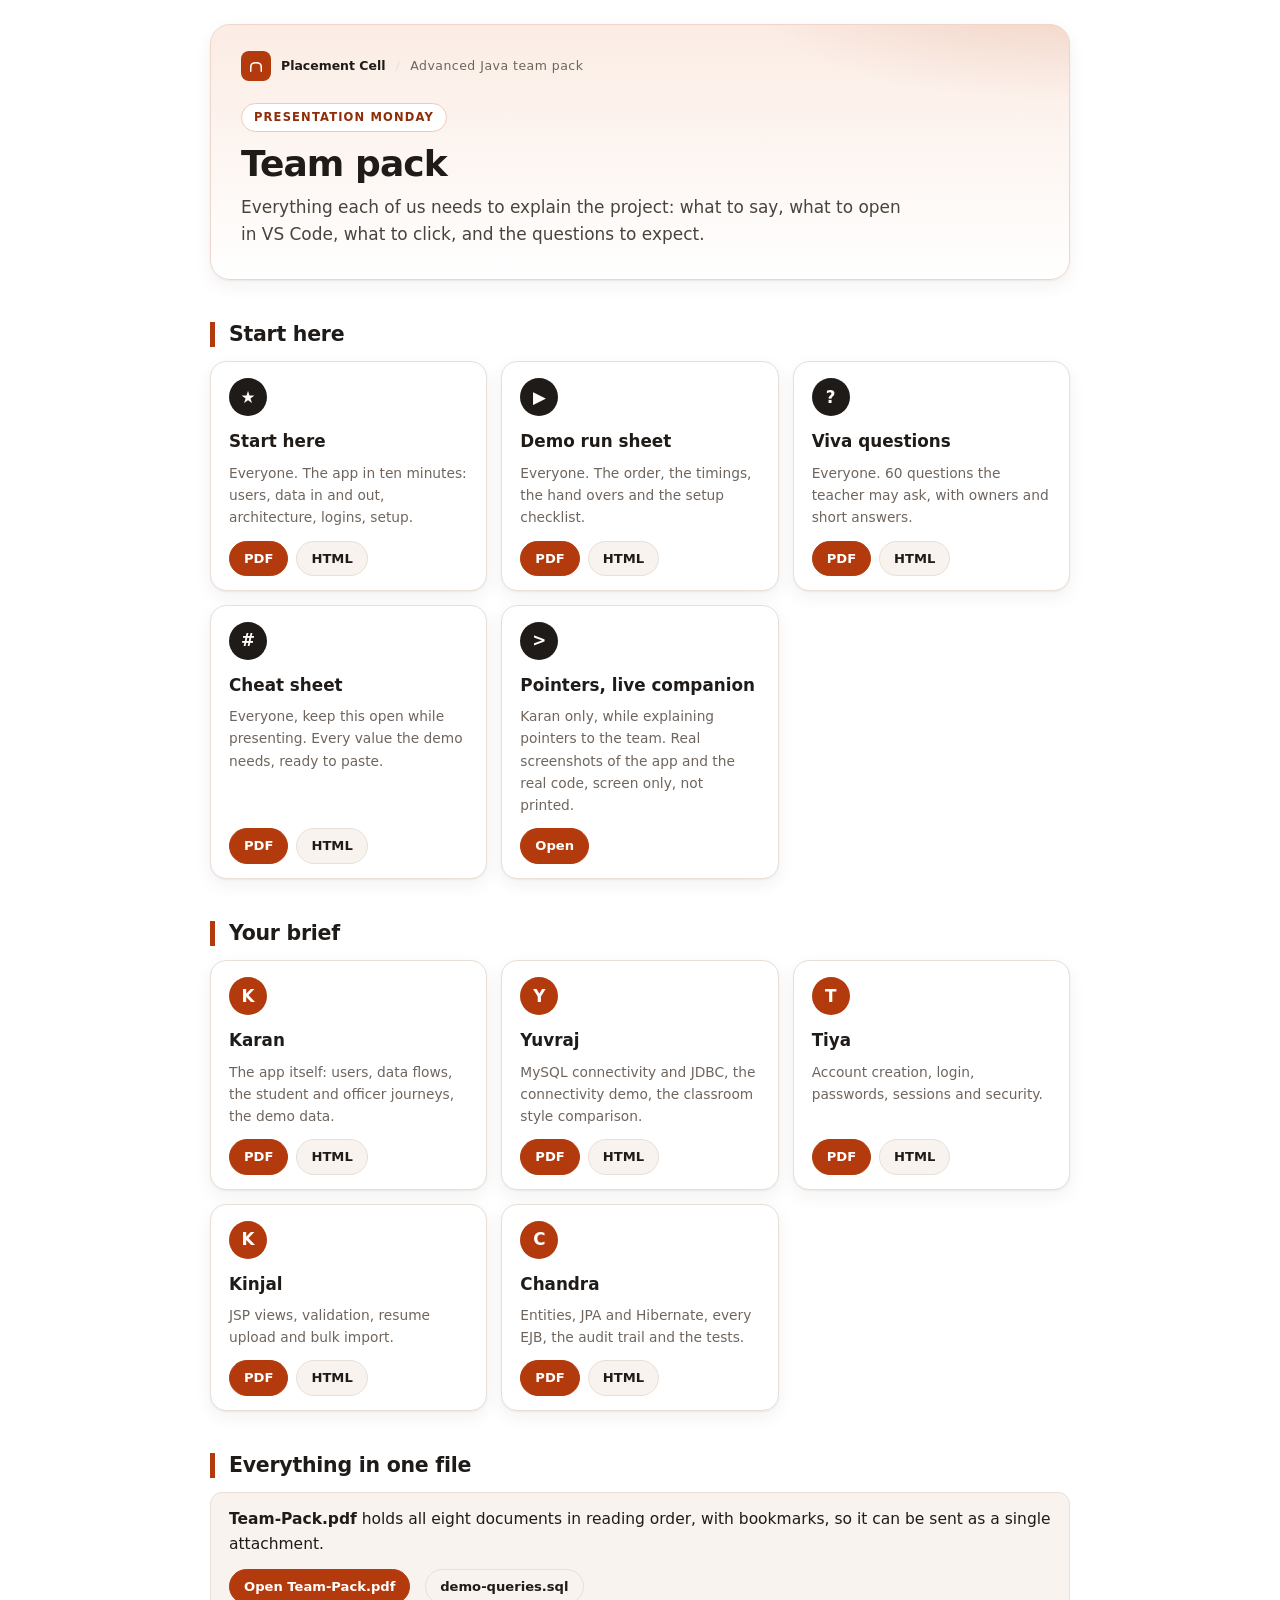
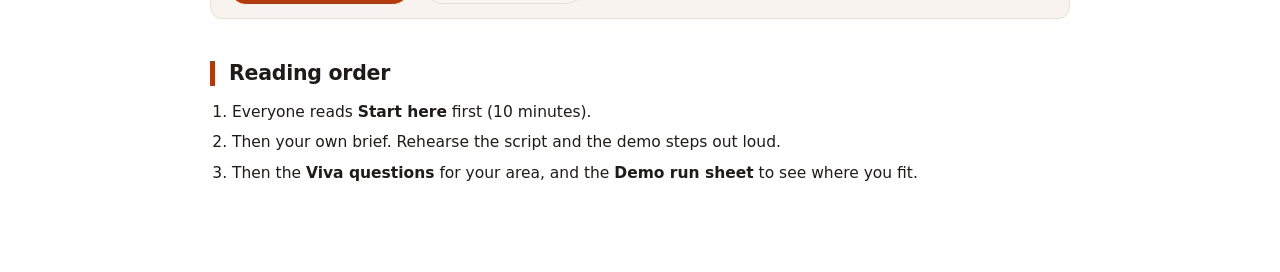
<file: docs/team/index.html>
<!doctype html>
<html lang="en">
<head>
<meta charset="utf-8">
<meta name="viewport" content="width=device-width, initial-scale=1">
<title>Team Pack: Campus Placement and Training Cell</title>
<link rel="stylesheet" href="team.css">
</head>
<body>
<main>

<header class="cover"><div class="cover-inner">
<div class="brandrow"><span class="mark"><svg viewBox="0 0 24 24" aria-hidden="true"><path d="M5 19V13"/><path d="M19 19V13"/><path d="M5 13C5 6 19 6 19 13"/></svg></span><b>Placement Cell</b><span class="dot">/</span><span>Advanced Java team pack</span></div>
<span class="who">Presentation Monday</span>
<h1>Team pack</h1>
<p class="sub">Everything each of us needs to explain the project: what to say, what to open in VS Code, what to click, and the questions to expect.</p>
</div></header>

<h2>Start here</h2>
<div class="tiles">
  <div class="tile">
    <span class="avatar all">&#9733;</span>
    <h3>Start here</h3>
    <p class="role">Everyone. The app in ten minutes: users, data in and out, architecture, logins, setup.</p>
    <div class="links"><a class="btn primary" href="pdf/00-start-here.pdf">PDF</a><a class="btn" href="00-start-here.html">HTML</a></div>
  </div>
  <div class="tile">
    <span class="avatar all">&#9654;</span>
    <h3>Demo run sheet</h3>
    <p class="role">Everyone. The order, the timings, the hand overs and the setup checklist.</p>
    <div class="links"><a class="btn primary" href="pdf/07-demo-run-sheet.pdf">PDF</a><a class="btn" href="07-demo-run-sheet.html">HTML</a></div>
  </div>
  <div class="tile">
    <span class="avatar all">?</span>
    <h3>Viva questions</h3>
    <p class="role">Everyone. 60 questions the teacher may ask, with owners and short answers.</p>
    <div class="links"><a class="btn primary" href="pdf/06-viva-questions.pdf">PDF</a><a class="btn" href="06-viva-questions.html">HTML</a></div>
  </div>
  <div class="tile">
    <span class="avatar all">#</span>
    <h3>Cheat sheet</h3>
    <p class="role">Everyone, keep this open while presenting. Every value the demo needs, ready to paste.</p>
    <div class="links"><a class="btn primary" href="pdf/08-cheat-sheet-pastables.pdf">PDF</a><a class="btn" href="08-cheat-sheet-pastables.html">HTML</a></div>
  </div>
  <div class="tile">
    <span class="avatar all">&gt;</span>
    <h3>Pointers, live companion</h3>
    <p class="role">Karan only, while explaining pointers to the team. Real screenshots of the app and the real code, screen only, not printed.</p>
    <div class="links"><a class="btn primary" href="09-pointers-live.html">Open</a></div>
  </div>
</div>

<h2>Your brief</h2>
<div class="tiles">
  <div class="tile">
    <span class="avatar">K</span>
    <h3>Karan</h3>
    <p class="role">The app itself: users, data flows, the student and officer journeys, the demo data.</p>
    <div class="links"><a class="btn primary" href="pdf/01-karan-app-overview.pdf">PDF</a><a class="btn" href="01-karan-app-overview.html">HTML</a></div>
  </div>
  <div class="tile">
    <span class="avatar">Y</span>
    <h3>Yuvraj</h3>
    <p class="role">MySQL connectivity and JDBC, the connectivity demo, the classroom style comparison.</p>
    <div class="links"><a class="btn primary" href="pdf/02-yuvraj-mysql-jdbc.pdf">PDF</a><a class="btn" href="02-yuvraj-mysql-jdbc.html">HTML</a></div>
  </div>
  <div class="tile">
    <span class="avatar">T</span>
    <h3>Tiya</h3>
    <p class="role">Account creation, login, passwords, sessions and security.</p>
    <div class="links"><a class="btn primary" href="pdf/03-tiya-auth-security.pdf">PDF</a><a class="btn" href="03-tiya-auth-security.html">HTML</a></div>
  </div>
  <div class="tile">
    <span class="avatar">K</span>
    <h3>Kinjal</h3>
    <p class="role">JSP views, validation, resume upload and bulk import.</p>
    <div class="links"><a class="btn primary" href="pdf/04-kinjal-views-validation.pdf">PDF</a><a class="btn" href="04-kinjal-views-validation.html">HTML</a></div>
  </div>
  <div class="tile">
    <span class="avatar">C</span>
    <h3>Chandra</h3>
    <p class="role">Entities, JPA and Hibernate, every EJB, the audit trail and the tests.</p>
    <div class="links"><a class="btn primary" href="pdf/05-chandra-entities-ejb.pdf">PDF</a><a class="btn" href="05-chandra-entities-ejb.html">HTML</a></div>
  </div>
</div>

<h2>Everything in one file</h2>
<div class="card">
  <p><b>Team-Pack.pdf</b> holds all eight documents in reading order, with bookmarks, so it can be sent as a single attachment.</p>
  <p class="mb-0"><a class="btn primary" href="pdf/Team-Pack.pdf">Open Team-Pack.pdf</a>
  &nbsp; <a class="btn" href="demo-queries.sql">demo-queries.sql</a></p>
</div>

<h2>Reading order</h2>
<ol>
  <li>Everyone reads <b>Start here</b> first (10 minutes).</li>
  <li>Then your own brief. Rehearse the script and the demo steps out loud.</li>
  <li>Then the <b>Viva questions</b> for your area, and the <b>Demo run sheet</b> to see where you fit.</li>
</ol>

</main>
</body>
</html>
</file>
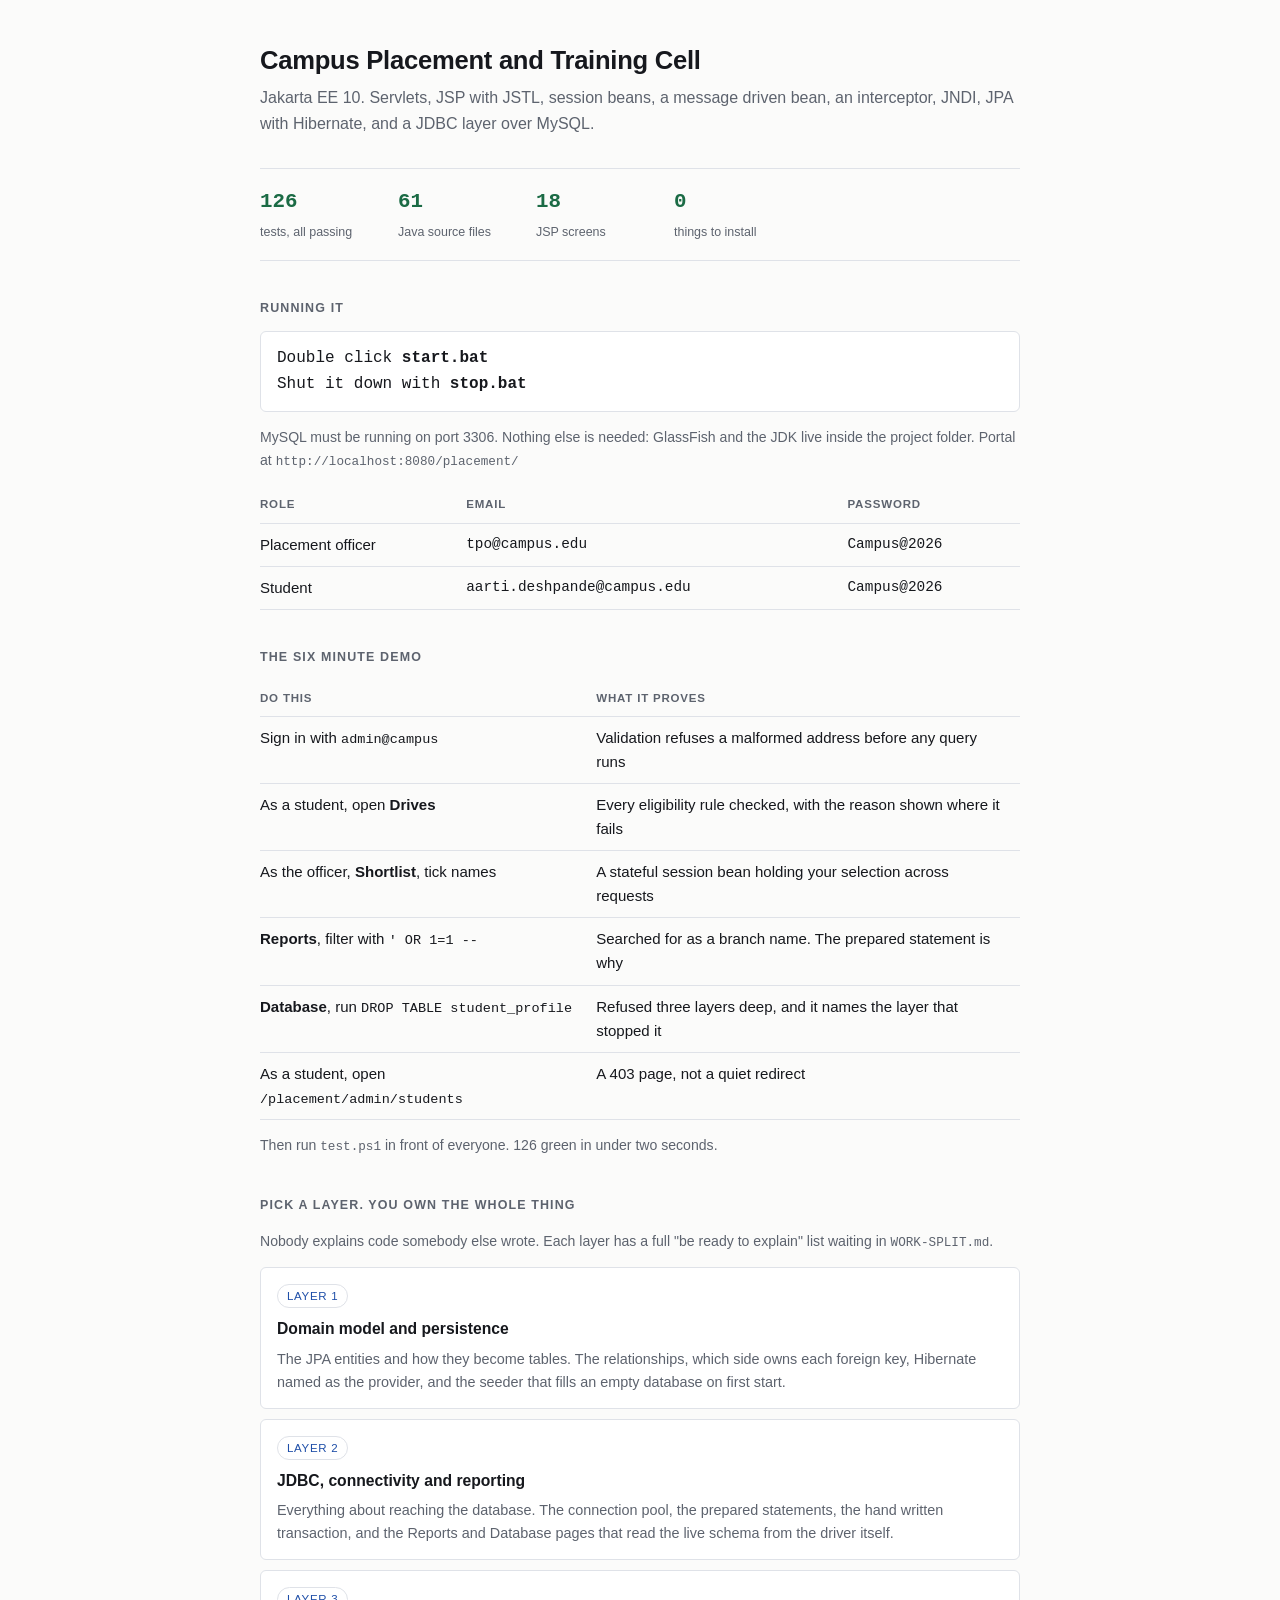
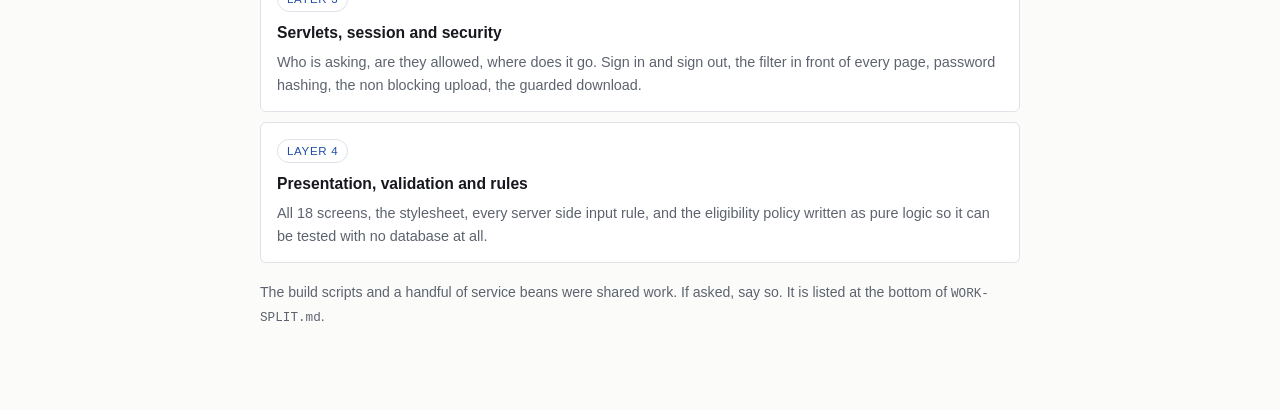
<file: TEAM-BRIEF.html>
<!doctype html>
<html lang="en">
<head>
<meta charset="utf-8">
<meta name="viewport" content="width=device-width, initial-scale=1">
<title>Campus Placement and Training Cell : team brief</title>
<style>
  :root {
    --ink: #16181d; --muted: #5d636e; --line: #dfe2e8;
    --paper: #fbfbfa; --panel: #ffffff; --accent: #1f4fa8; --ok: #1b6b45;
  }
  @media (prefers-color-scheme: dark) {
    :root { --ink:#e9eaee; --muted:#9aa1ad; --line:#2b2f37;
            --paper:#121419; --panel:#171a20; --accent:#7ea6f0; --ok:#5fbd8e; }
  }
  * { box-sizing: border-box; }
  body { margin:0; padding:40px 20px 72px; background:var(--paper); color:var(--ink);
         font:16px/1.6 -apple-system,"Segoe UI",Roboto,sans-serif; }
  main { max-width: 760px; margin: 0 auto; }
  h1 { font-size:1.6rem; margin:0 0 4px; letter-spacing:-0.01em; }
  .sub { color:var(--muted); margin:0 0 32px; }
  h2 { font-size:0.78rem; text-transform:uppercase; letter-spacing:0.09em;
       color:var(--muted); margin:38px 0 12px; font-weight:600; }
  code, .mono { font-family:ui-monospace,"Cascadia Mono",Consolas,monospace; font-size:0.9em; }
  pre { background:var(--panel); border:1px solid var(--line); border-radius:6px;
        padding:14px 16px; overflow-x:auto; margin:0 0 12px; }
  table { width:100%; border-collapse:collapse; }
  td, th { text-align:left; padding:9px 12px 9px 0; border-bottom:1px solid var(--line);
           vertical-align:top; font-size:0.94rem; }
  th { font-size:0.72rem; text-transform:uppercase; letter-spacing:0.07em; color:var(--muted); }
  .card { border:1px solid var(--line); border-radius:6px; background:var(--panel);
          padding:14px 16px; margin-bottom:10px; }
  .card h3 { margin:0 0 6px; font-size:0.98rem; }
  .card p { margin:0; color:var(--muted); font-size:0.9rem; }
  .who { display:inline-block; font-size:0.72rem; letter-spacing:0.06em; text-transform:uppercase;
         color:var(--accent); border:1px solid var(--line); border-radius:99px;
         padding:2px 9px; margin-bottom:8px; }
  .stat { display:flex; gap:28px; flex-wrap:wrap; border-top:1px solid var(--line);
          border-bottom:1px solid var(--line); padding:16px 0; margin:8px 0 0; }
  .stat div { min-width:110px; }
  .stat b { display:block; font-size:1.3rem; font-family:ui-monospace,Consolas,monospace;
            color:var(--ok); font-weight:600; }
  .stat span { font-size:0.78rem; color:var(--muted); }
  .note { color:var(--muted); font-size:0.88rem; }
</style>
</head>
<body>
<main>

<h1>Campus Placement and Training Cell</h1>
<p class="sub">Jakarta EE 10. Servlets, JSP with JSTL, session beans, a message driven bean,
an interceptor, JNDI, JPA with Hibernate, and a JDBC layer over MySQL.</p>

<div class="stat">
  <div><b>126</b><span>tests, all passing</span></div>
  <div><b>61</b><span>Java source files</span></div>
  <div><b>18</b><span>JSP screens</span></div>
  <div><b>0</b><span>things to install</span></div>
</div>

<h2>Running it</h2>
<pre>Double click <b>start.bat</b>
Shut it down with <b>stop.bat</b></pre>
<p class="note">MySQL must be running on port 3306. Nothing else is needed:
GlassFish and the JDK live inside the project folder.
Portal at <code>http://localhost:8080/placement/</code></p>
<table>
  <tr><th>Role</th><th>Email</th><th>Password</th></tr>
  <tr><td>Placement officer</td><td class="mono">tpo@campus.edu</td><td class="mono">Campus@2026</td></tr>
  <tr><td>Student</td><td class="mono">aarti.deshpande@campus.edu</td><td class="mono">Campus@2026</td></tr>
</table>

<h2>The six minute demo</h2>
<table>
  <tr><th>Do this</th><th>What it proves</th></tr>
  <tr><td>Sign in with <span class="mono">admin@campus</span></td>
      <td>Validation refuses a malformed address before any query runs</td></tr>
  <tr><td>As a student, open <b>Drives</b></td>
      <td>Every eligibility rule checked, with the reason shown where it fails</td></tr>
  <tr><td>As the officer, <b>Shortlist</b>, tick names</td>
      <td>A stateful session bean holding your selection across requests</td></tr>
  <tr><td><b>Reports</b>, filter with <span class="mono">' OR 1=1 --</span></td>
      <td>Searched for as a branch name. The prepared statement is why</td></tr>
  <tr><td><b>Database</b>, run <span class="mono">DROP TABLE student_profile</span></td>
      <td>Refused three layers deep, and it names the layer that stopped it</td></tr>
  <tr><td>As a student, open <span class="mono">/placement/admin/students</span></td>
      <td>A 403 page, not a quiet redirect</td></tr>
</table>
<p class="note">Then run <code>test.ps1</code> in front of everyone. 126 green in under two seconds.</p>

<h2>Pick a layer. You own the whole thing</h2>
<p class="note" style="margin-bottom:14px">Nobody explains code somebody else wrote.
Each layer has a full "be ready to explain" list waiting in <code>WORK-SPLIT.md</code>.</p>

<div class="card">
  <span class="who">Layer 1</span>
  <h3>Domain model and persistence</h3>
  <p>The JPA entities and how they become tables. The relationships, which side owns each
  foreign key, Hibernate named as the provider, and the seeder that fills an empty database
  on first start.</p>
</div>
<div class="card">
  <span class="who">Layer 2</span>
  <h3>JDBC, connectivity and reporting</h3>
  <p>Everything about reaching the database. The connection pool, the prepared statements,
  the hand written transaction, and the Reports and Database pages that read the live schema
  from the driver itself.</p>
</div>
<div class="card">
  <span class="who">Layer 3</span>
  <h3>Servlets, session and security</h3>
  <p>Who is asking, are they allowed, where does it go. Sign in and sign out, the filter in
  front of every page, password hashing, the non blocking upload, the guarded download.</p>
</div>
<div class="card">
  <span class="who">Layer 4</span>
  <h3>Presentation, validation and rules</h3>
  <p>All 18 screens, the stylesheet, every server side input rule, and the eligibility policy
  written as pure logic so it can be tested with no database at all.</p>
</div>

<p class="note" style="margin-top:18px">The build scripts and a handful of service beans were
shared work. If asked, say so. It is listed at the bottom of <code>WORK-SPLIT.md</code>.</p>

</main>
</body>
</html>
</file>
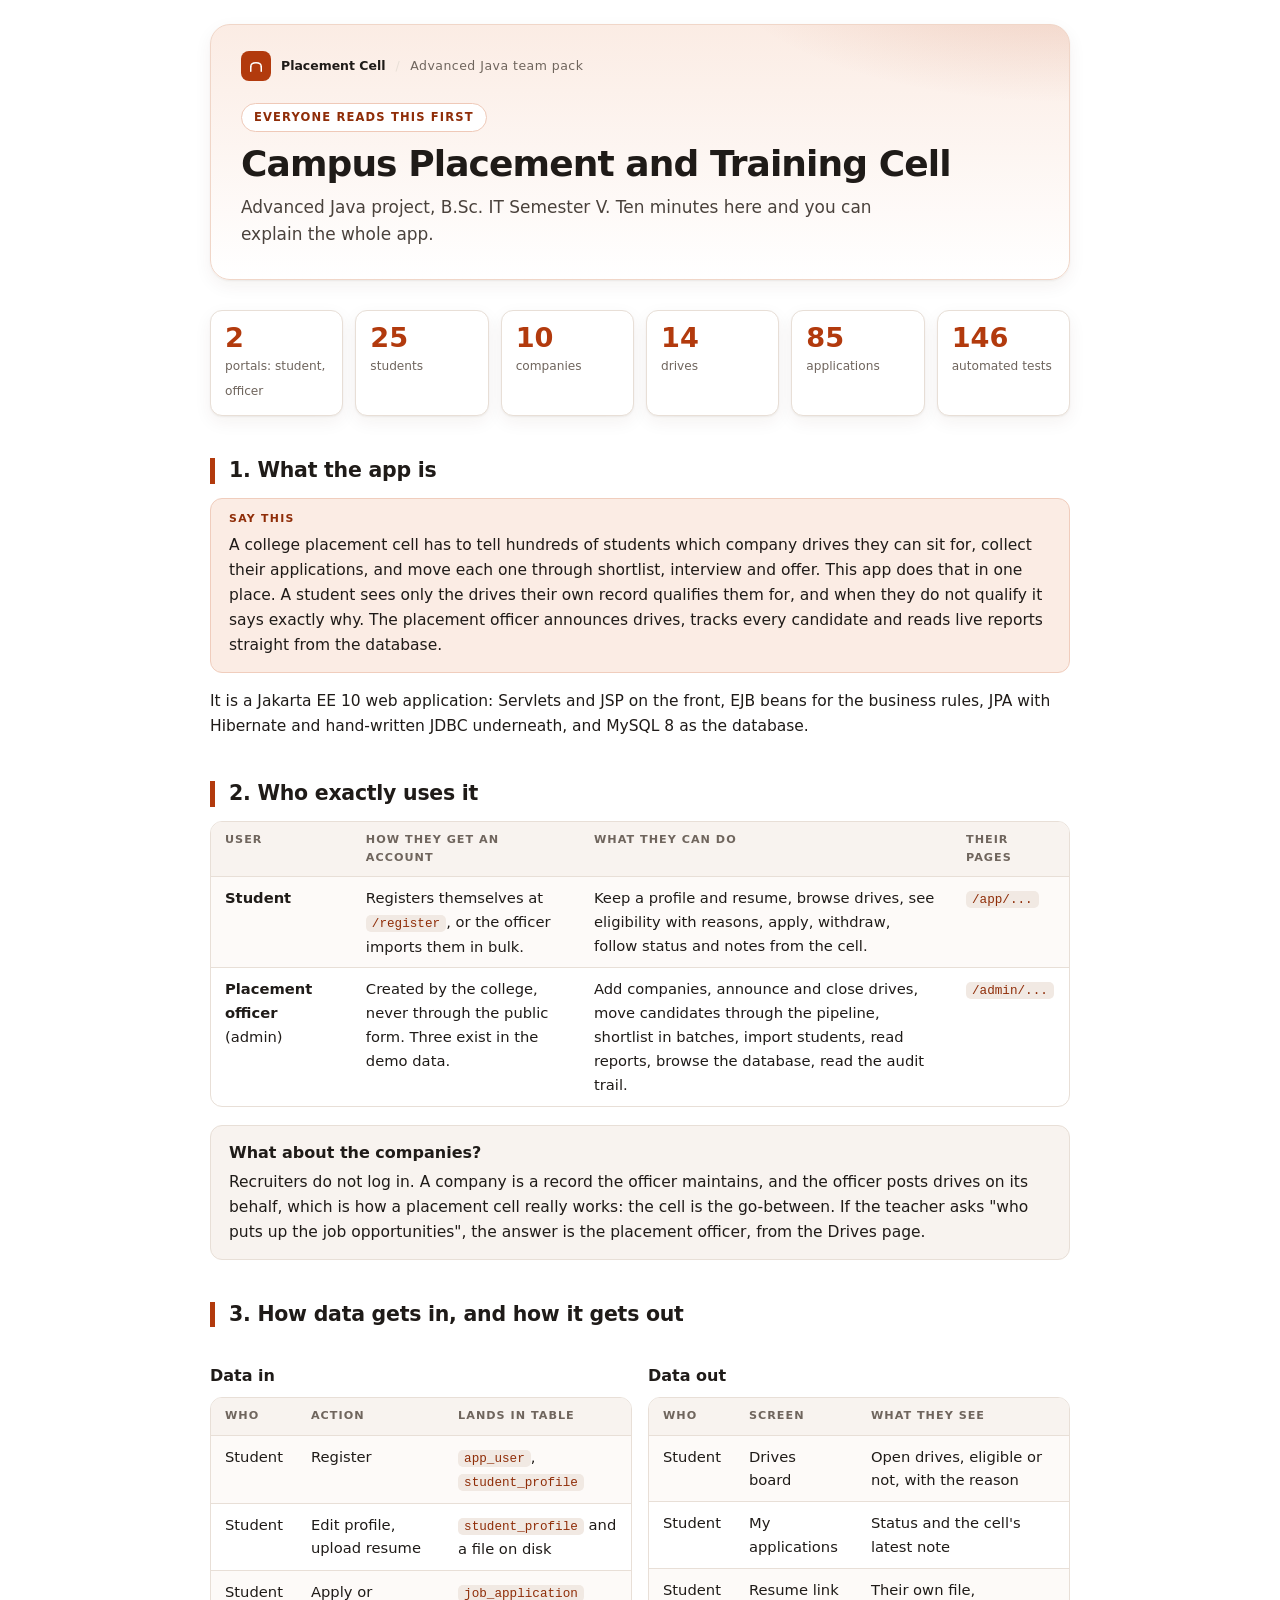
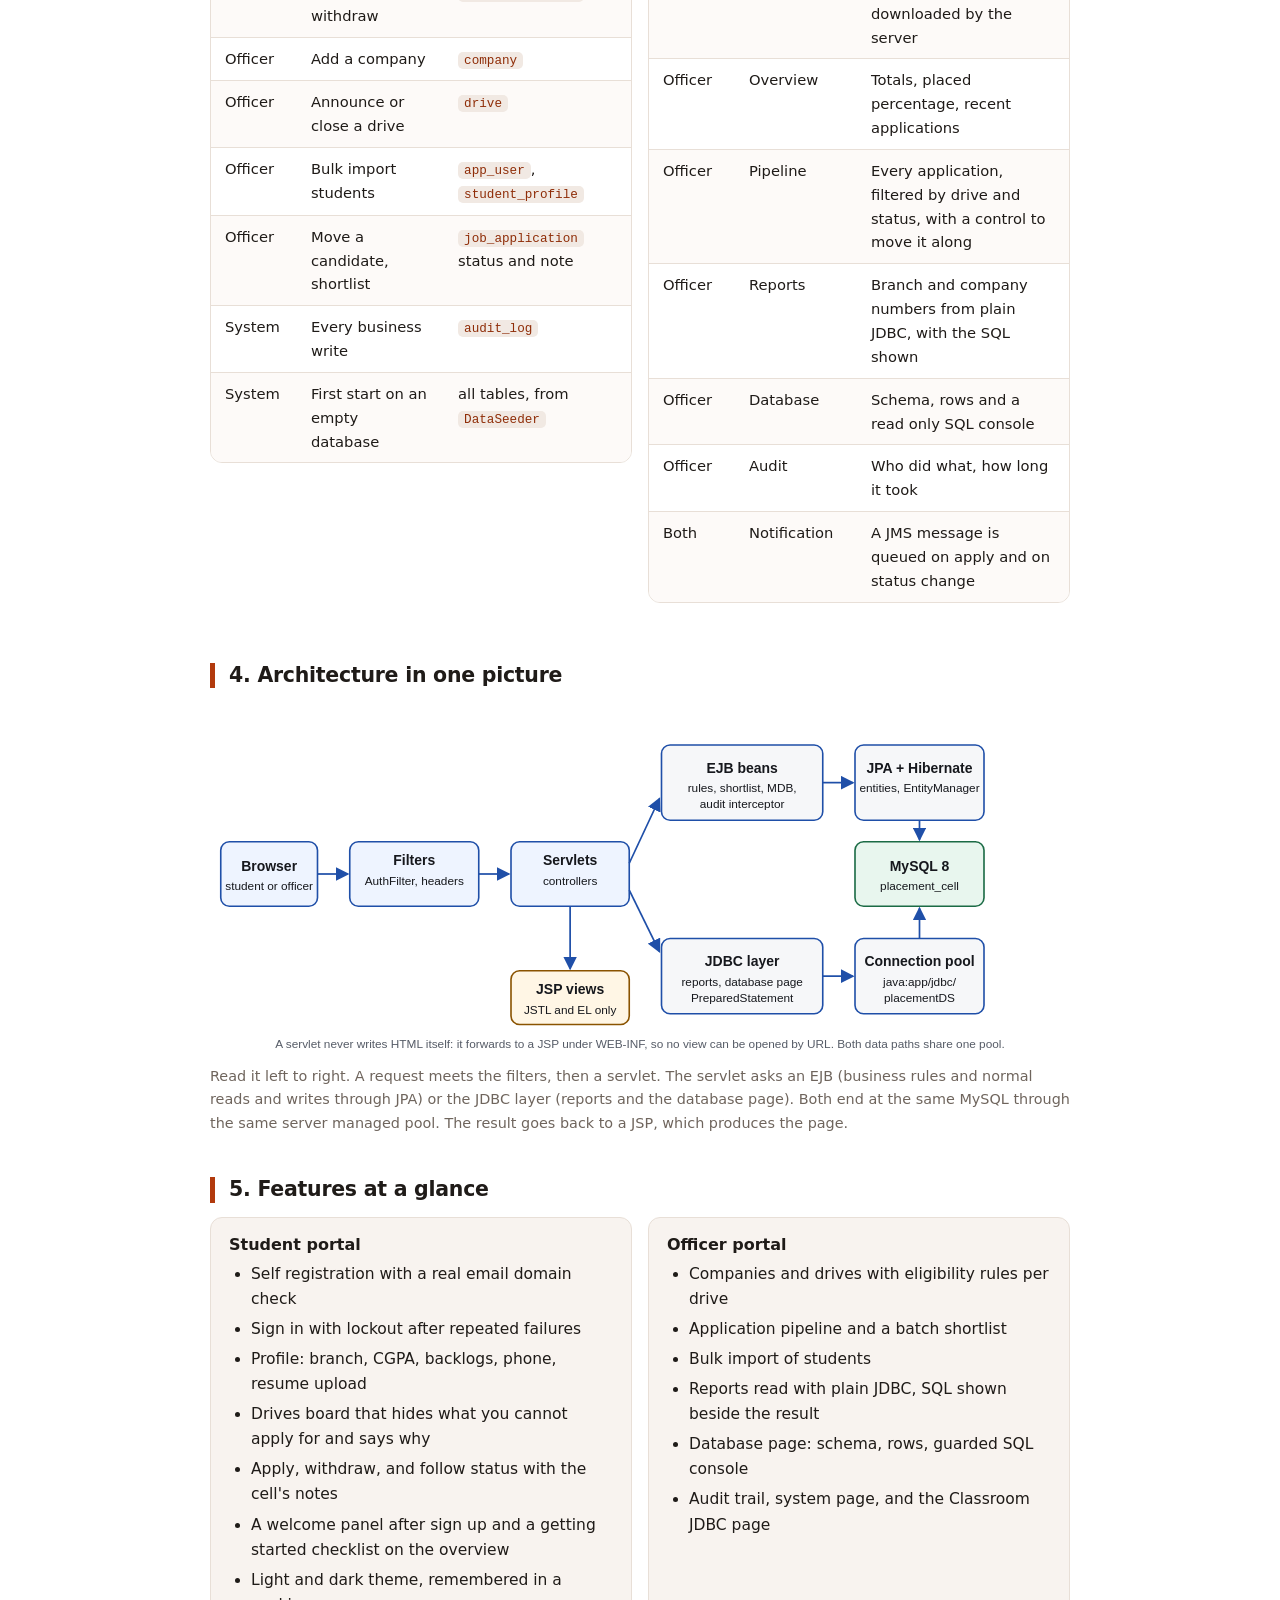
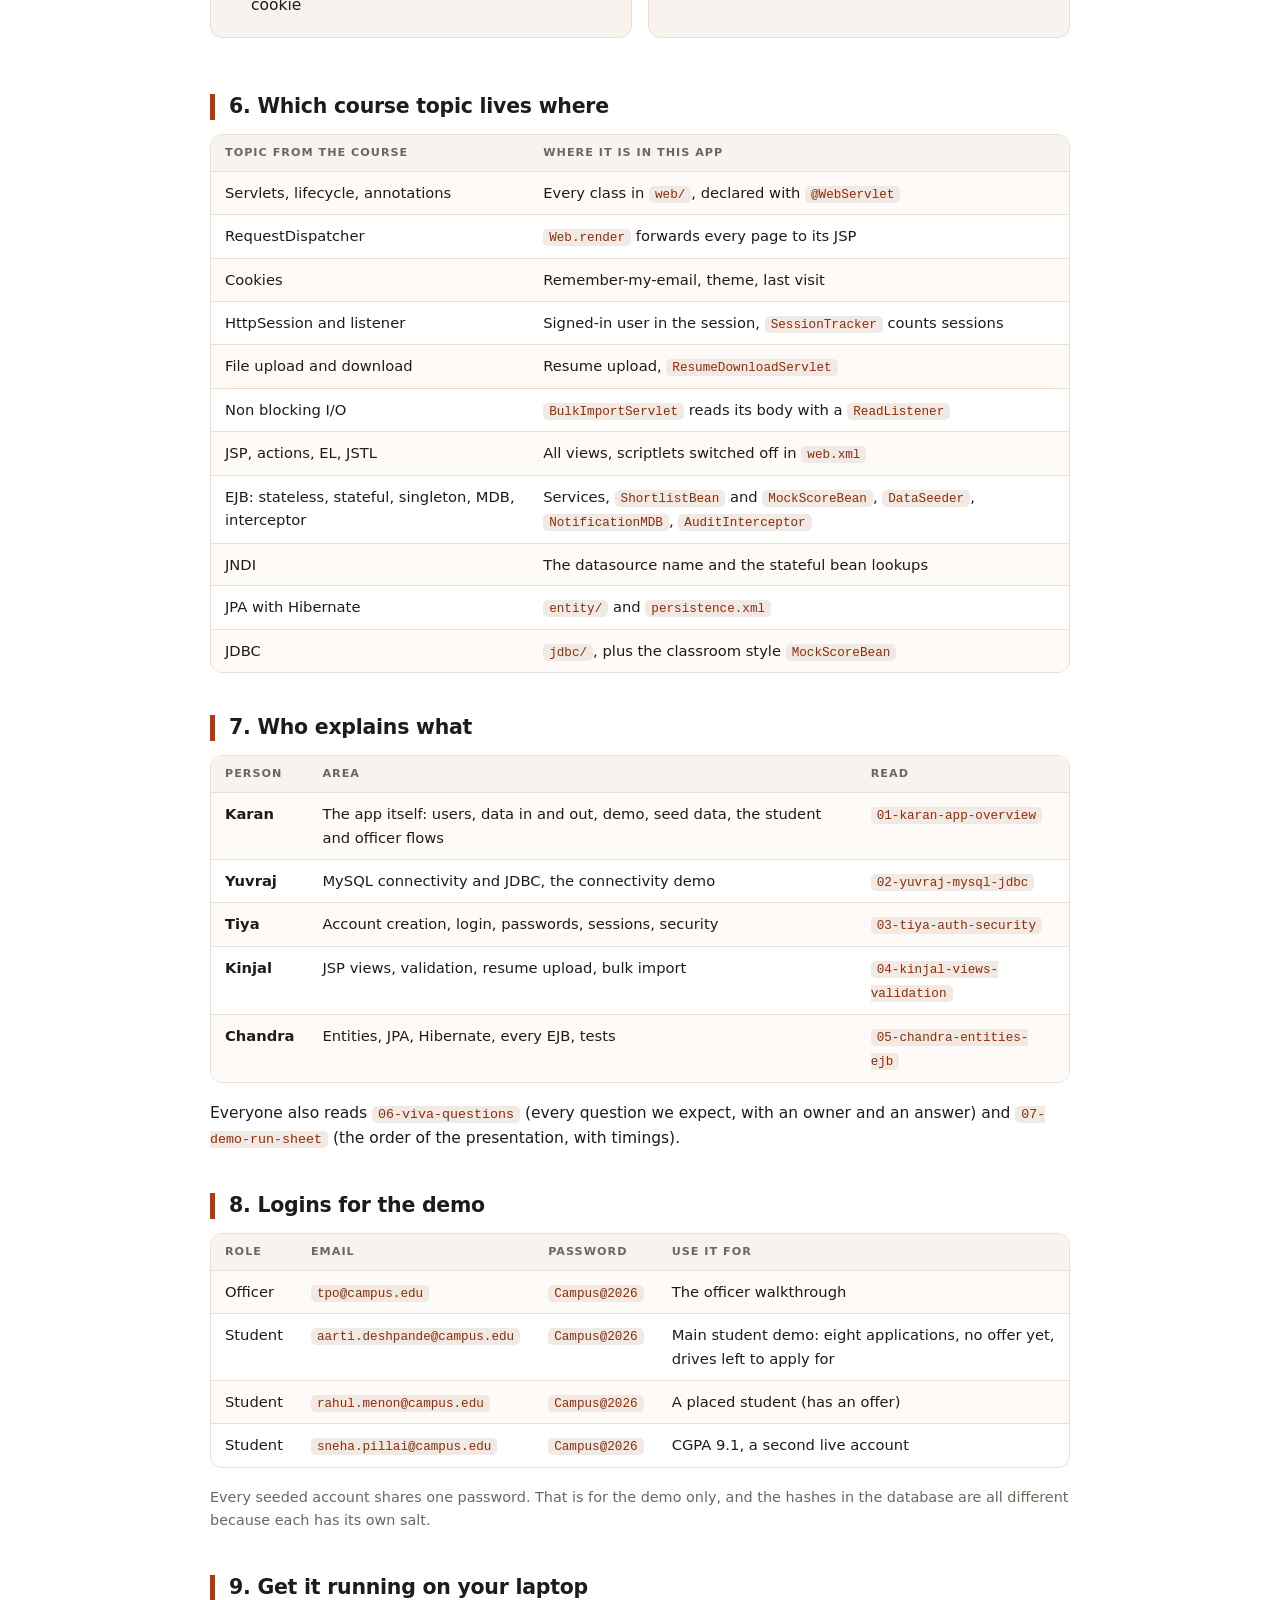
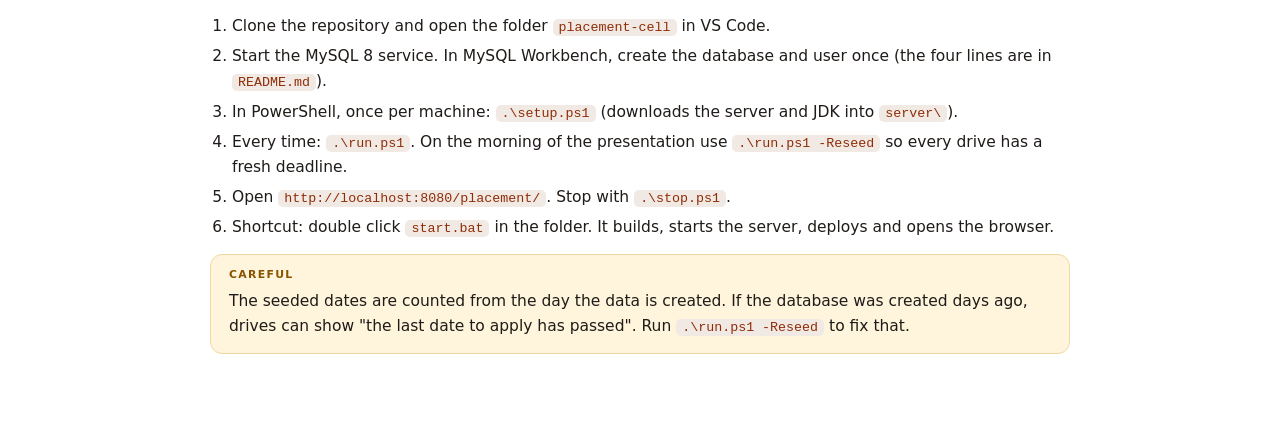
<file: docs/team/00-start-here.html>
<!doctype html>
<html lang="en">
<head>
<meta charset="utf-8">
<meta name="viewport" content="width=device-width, initial-scale=1">
<title>Start Here: Campus Placement and Training Cell</title>
<link rel="stylesheet" href="team.css">
</head>
<body>
<main>

<header class="cover"><div class="cover-inner">
<div class="brandrow"><span class="mark"><svg viewBox="0 0 24 24" aria-hidden="true"><path d="M5 19V13"/><path d="M19 19V13"/><path d="M5 13C5 6 19 6 19 13"/></svg></span><b>Placement Cell</b><span class="dot">/</span><span>Advanced Java team pack</span></div>
<span class="who">Everyone reads this first</span>
<h1>Campus Placement and Training Cell</h1>
<p class="sub">Advanced Java project, B.Sc. IT Semester V. Ten minutes here and you can explain the whole app.</p>
</div></header>

<div class="stat">
  <div><b>2</b><span>portals: student, officer</span></div>
  <div><b>25</b><span>students</span></div>
  <div><b>10</b><span>companies</span></div>
  <div><b>14</b><span>drives</span></div>
  <div><b>85</b><span>applications</span></div>
  <div><b>146</b><span>automated tests</span></div>
</div>

<h2>1. What the app is</h2>
<div class="say">
  <p>A college placement cell has to tell hundreds of students which company drives they can sit for, collect
  their applications, and move each one through shortlist, interview and offer. This app does that in one place.
  A student sees only the drives their own record qualifies them for, and when they do not qualify it says exactly
  why. The placement officer announces drives, tracks every candidate and reads live reports straight from the
  database.</p>
</div>
<p>It is a Jakarta EE 10 web application: Servlets and JSP on the front, EJB beans for the business rules,
JPA with Hibernate and hand-written JDBC underneath, and MySQL 8 as the database.</p>

<h2>2. Who exactly uses it</h2>
<table>
  <tr><th>User</th><th>How they get an account</th><th>What they can do</th><th>Their pages</th></tr>
  <tr>
    <td><b>Student</b></td>
    <td>Registers themselves at <code>/register</code>, or the officer imports them in bulk.</td>
    <td>Keep a profile and resume, browse drives, see eligibility with reasons, apply, withdraw,
        follow status and notes from the cell.</td>
    <td><code>/app/...</code></td>
  </tr>
  <tr>
    <td><b>Placement officer</b> (admin)</td>
    <td>Created by the college, never through the public form. Three exist in the demo data.</td>
    <td>Add companies, announce and close drives, move candidates through the pipeline, shortlist in batches,
        import students, read reports, browse the database, read the audit trail.</td>
    <td><code>/admin/...</code></td>
  </tr>
</table>
<div class="card">
  <h3>What about the companies?</h3>
  <p>Recruiters do not log in. A company is a record the officer maintains, and the officer posts drives on
  its behalf, which is how a placement cell really works: the cell is the go-between. If the teacher asks
  "who puts up the job opportunities", the answer is the placement officer, from the Drives page.</p>
</div>

<h2>3. How data gets in, and how it gets out</h2>
<div class="two">
<div>
<h3>Data in</h3>
<table>
  <tr><th>Who</th><th>Action</th><th>Lands in table</th></tr>
  <tr><td>Student</td><td>Register</td><td><code>app_user</code>, <code>student_profile</code></td></tr>
  <tr><td>Student</td><td>Edit profile, upload resume</td><td><code>student_profile</code> and a file on disk</td></tr>
  <tr><td>Student</td><td>Apply or withdraw</td><td><code>job_application</code></td></tr>
  <tr><td>Officer</td><td>Add a company</td><td><code>company</code></td></tr>
  <tr><td>Officer</td><td>Announce or close a drive</td><td><code>drive</code></td></tr>
  <tr><td>Officer</td><td>Bulk import students</td><td><code>app_user</code>, <code>student_profile</code></td></tr>
  <tr><td>Officer</td><td>Move a candidate, shortlist</td><td><code>job_application</code> status and note</td></tr>
  <tr><td>System</td><td>Every business write</td><td><code>audit_log</code></td></tr>
  <tr><td>System</td><td>First start on an empty database</td><td>all tables, from <code>DataSeeder</code></td></tr>
</table>
</div>
<div>
<h3>Data out</h3>
<table>
  <tr><th>Who</th><th>Screen</th><th>What they see</th></tr>
  <tr><td>Student</td><td>Drives board</td><td>Open drives, eligible or not, with the reason</td></tr>
  <tr><td>Student</td><td>My applications</td><td>Status and the cell's latest note</td></tr>
  <tr><td>Student</td><td>Resume link</td><td>Their own file, downloaded by the server</td></tr>
  <tr><td>Officer</td><td>Overview</td><td>Totals, placed percentage, recent applications</td></tr>
  <tr><td>Officer</td><td>Pipeline</td><td>Every application, filtered by drive and status, with a control to move it along</td></tr>
  <tr><td>Officer</td><td>Reports</td><td>Branch and company numbers from plain JDBC, with the SQL shown</td></tr>
  <tr><td>Officer</td><td>Database</td><td>Schema, rows and a read only SQL console</td></tr>
  <tr><td>Officer</td><td>Audit</td><td>Who did what, how long it took</td></tr>
  <tr><td>Both</td><td>Notification</td><td>A JMS message is queued on apply and on status change</td></tr>
</table>
</div>
</div>

<h2>4. Architecture in one picture</h2>
<svg viewBox="0 0 800 330" width="100%" role="img" aria-label="Request flow from browser to MySQL">
  <defs>
    <marker id="ar" markerWidth="8" markerHeight="8" refX="7" refY="4" orient="auto">
      <path d="M0,0 L8,4 L0,8 z" fill="#1f4fa8"/>
    </marker>
  </defs>
  <g font-size="13" fill="#16181d" stroke="#1f4fa8" stroke-width="1.5">
    <rect x="10" y="130" width="90" height="60" rx="8" fill="#eef4ff"/>
    <rect x="130" y="130" width="120" height="60" rx="8" fill="#eef4ff"/>
    <rect x="280" y="130" width="110" height="60" rx="8" fill="#eef4ff"/>
    <rect x="420" y="40" width="150" height="70" rx="8" fill="#f6f7f9"/>
    <rect x="420" y="220" width="150" height="70" rx="8" fill="#f6f7f9"/>
    <rect x="600" y="40" width="120" height="70" rx="8" fill="#f6f7f9"/>
    <rect x="600" y="130" width="120" height="60" rx="8" fill="#e8f6ee" stroke="#1b6b45"/>
    <rect x="600" y="220" width="120" height="70" rx="8" fill="#f6f7f9"/>
    <rect x="280" y="250" width="110" height="50" rx="8" fill="#fff6e5" stroke="#8a5300"/>
  </g>
  <g font-size="13" text-anchor="middle" fill="#16181d">
    <text x="55" y="157" font-weight="700">Browser</text><text x="55" y="175" font-size="11">student or officer</text>
    <text x="190" y="152" font-weight="700">Filters</text><text x="190" y="170" font-size="11">AuthFilter, headers</text>
    <text x="335" y="152" font-weight="700">Servlets</text><text x="335" y="170" font-size="11">controllers</text>
    <text x="495" y="66" font-weight="700">EJB beans</text><text x="495" y="84" font-size="11">rules, shortlist, MDB,</text><text x="495" y="99" font-size="11">audit interceptor</text>
    <text x="495" y="246" font-weight="700">JDBC layer</text><text x="495" y="264" font-size="11">reports, database page</text><text x="495" y="279" font-size="11">PreparedStatement</text>
    <text x="660" y="66" font-weight="700">JPA + Hibernate</text><text x="660" y="84" font-size="11">entities, EntityManager</text>
    <text x="660" y="157" font-weight="700">MySQL 8</text><text x="660" y="175" font-size="11">placement_cell</text>
    <text x="660" y="246" font-weight="700">Connection pool</text><text x="660" y="264" font-size="11">java:app/jdbc/</text><text x="660" y="279" font-size="11">placementDS</text>
    <text x="335" y="272" font-weight="700">JSP views</text><text x="335" y="290" font-size="11">JSTL and EL only</text>
  </g>
  <g stroke="#1f4fa8" stroke-width="1.6" fill="none" marker-end="url(#ar)">
    <path d="M100,160 L128,160"/><path d="M250,160 L278,160"/>
    <path d="M390,150 L418,90"/><path d="M390,175 L418,232"/>
    <path d="M570,75 L598,75"/><path d="M570,255 L598,255"/>
    <path d="M660,110 L660,128"/><path d="M660,220 L660,192"/>
    <path d="M335,190 L335,248"/>
  </g>
  <text x="400" y="322" font-size="11" text-anchor="middle" fill="#565c67">A servlet never writes HTML itself: it forwards to a JSP under WEB-INF, so no view can be opened by URL. Both data paths share one pool.</text>
</svg>
<p class="note">Read it left to right. A request meets the filters, then a servlet. The servlet asks an EJB (business
rules and normal reads and writes through JPA) or the JDBC layer (reports and the database page). Both end at the
same MySQL through the same server managed pool. The result goes back to a JSP, which produces the page.</p>

<h2>5. Features at a glance</h2>
<div class="two">
<div class="card">
  <h3>Student portal</h3>
  <ul>
    <li>Self registration with a real email domain check</li>
    <li>Sign in with lockout after repeated failures</li>
    <li>Profile: branch, CGPA, backlogs, phone, resume upload</li>
    <li>Drives board that hides what you cannot apply for and says why</li>
    <li>Apply, withdraw, and follow status with the cell's notes</li>
    <li>A welcome panel after sign up and a getting started checklist on the overview</li>
    <li>Light and dark theme, remembered in a cookie</li>
  </ul>
</div>
<div class="card">
  <h3>Officer portal</h3>
  <ul>
    <li>Companies and drives with eligibility rules per drive</li>
    <li>Application pipeline and a batch shortlist</li>
    <li>Bulk import of students</li>
    <li>Reports read with plain JDBC, SQL shown beside the result</li>
    <li>Database page: schema, rows, guarded SQL console</li>
    <li>Audit trail, system page, and the Classroom JDBC page</li>
  </ul>
</div>
</div>

<h2>6. Which course topic lives where</h2>
<table>
  <tr><th>Topic from the course</th><th>Where it is in this app</th></tr>
  <tr><td>Servlets, lifecycle, annotations</td><td>Every class in <code>web/</code>, declared with <code>@WebServlet</code></td></tr>
  <tr><td>RequestDispatcher</td><td><code>Web.render</code> forwards every page to its JSP</td></tr>
  <tr><td>Cookies</td><td>Remember-my-email, theme, last visit</td></tr>
  <tr><td>HttpSession and listener</td><td>Signed-in user in the session, <code>SessionTracker</code> counts sessions</td></tr>
  <tr><td>File upload and download</td><td>Resume upload, <code>ResumeDownloadServlet</code></td></tr>
  <tr><td>Non blocking I/O</td><td><code>BulkImportServlet</code> reads its body with a <code>ReadListener</code></td></tr>
  <tr><td>JSP, actions, EL, JSTL</td><td>All views, scriptlets switched off in <code>web.xml</code></td></tr>
  <tr><td>EJB: stateless, stateful, singleton, MDB, interceptor</td><td>Services, <code>ShortlistBean</code> and <code>MockScoreBean</code>, <code>DataSeeder</code>, <code>NotificationMDB</code>, <code>AuditInterceptor</code></td></tr>
  <tr><td>JNDI</td><td>The datasource name and the stateful bean lookups</td></tr>
  <tr><td>JPA with Hibernate</td><td><code>entity/</code> and <code>persistence.xml</code></td></tr>
  <tr><td>JDBC</td><td><code>jdbc/</code>, plus the classroom style <code>MockScoreBean</code></td></tr>
</table>

<h2>7. Who explains what</h2>
<table>
  <tr><th>Person</th><th>Area</th><th>Read</th></tr>
  <tr><td><b>Karan</b></td><td>The app itself: users, data in and out, demo, seed data, the student and officer flows</td><td><code>01-karan-app-overview</code></td></tr>
  <tr><td><b>Yuvraj</b></td><td>MySQL connectivity and JDBC, the connectivity demo</td><td><code>02-yuvraj-mysql-jdbc</code></td></tr>
  <tr><td><b>Tiya</b></td><td>Account creation, login, passwords, sessions, security</td><td><code>03-tiya-auth-security</code></td></tr>
  <tr><td><b>Kinjal</b></td><td>JSP views, validation, resume upload, bulk import</td><td><code>04-kinjal-views-validation</code></td></tr>
  <tr><td><b>Chandra</b></td><td>Entities, JPA, Hibernate, every EJB, tests</td><td><code>05-chandra-entities-ejb</code></td></tr>
</table>
<p>Everyone also reads <code>06-viva-questions</code> (every question we expect, with an owner and an answer) and
<code>07-demo-run-sheet</code> (the order of the presentation, with timings).</p>

<h2>8. Logins for the demo</h2>
<table>
  <tr><th>Role</th><th>Email</th><th>Password</th><th>Use it for</th></tr>
  <tr><td>Officer</td><td><code>tpo@campus.edu</code></td><td><code>Campus@2026</code></td><td>The officer walkthrough</td></tr>
  <tr><td>Student</td><td><code>aarti.deshpande@campus.edu</code></td><td><code>Campus@2026</code></td><td>Main student demo: eight applications, no offer yet, drives left to apply for</td></tr>
  <tr><td>Student</td><td><code>rahul.menon@campus.edu</code></td><td><code>Campus@2026</code></td><td>A placed student (has an offer)</td></tr>
  <tr><td>Student</td><td><code>sneha.pillai@campus.edu</code></td><td><code>Campus@2026</code></td><td>CGPA 9.1, a second live account</td></tr>
</table>
<p class="note">Every seeded account shares one password. That is for the demo only, and the hashes in the database
are all different because each has its own salt.</p>

<h2>9. Get it running on your laptop</h2>
<ol>
  <li>Clone the repository and open the folder <code>placement-cell</code> in VS Code.</li>
  <li>Start the MySQL 8 service. In MySQL Workbench, create the database and user once (the four lines are in <code>README.md</code>).</li>
  <li>In PowerShell, once per machine: <code>.\setup.ps1</code> (downloads the server and JDK into <code>server\</code>).</li>
  <li>Every time: <code>.\run.ps1</code>. On the morning of the presentation use <code>.\run.ps1 -Reseed</code> so every drive has a fresh deadline.</li>
  <li>Open <code>http://localhost:8080/placement/</code>. Stop with <code>.\stop.ps1</code>.</li>
  <li>Shortcut: double click <code>start.bat</code> in the folder. It builds, starts the server, deploys and opens the browser.</li>
</ol>
<div class="warn"><p>The seeded dates are counted from the day the data is created. If the database was created days ago, drives
can show "the last date to apply has passed". Run <code>.\run.ps1 -Reseed</code> to fix that.</p></div>

</main>
</body>
</html>
</file>
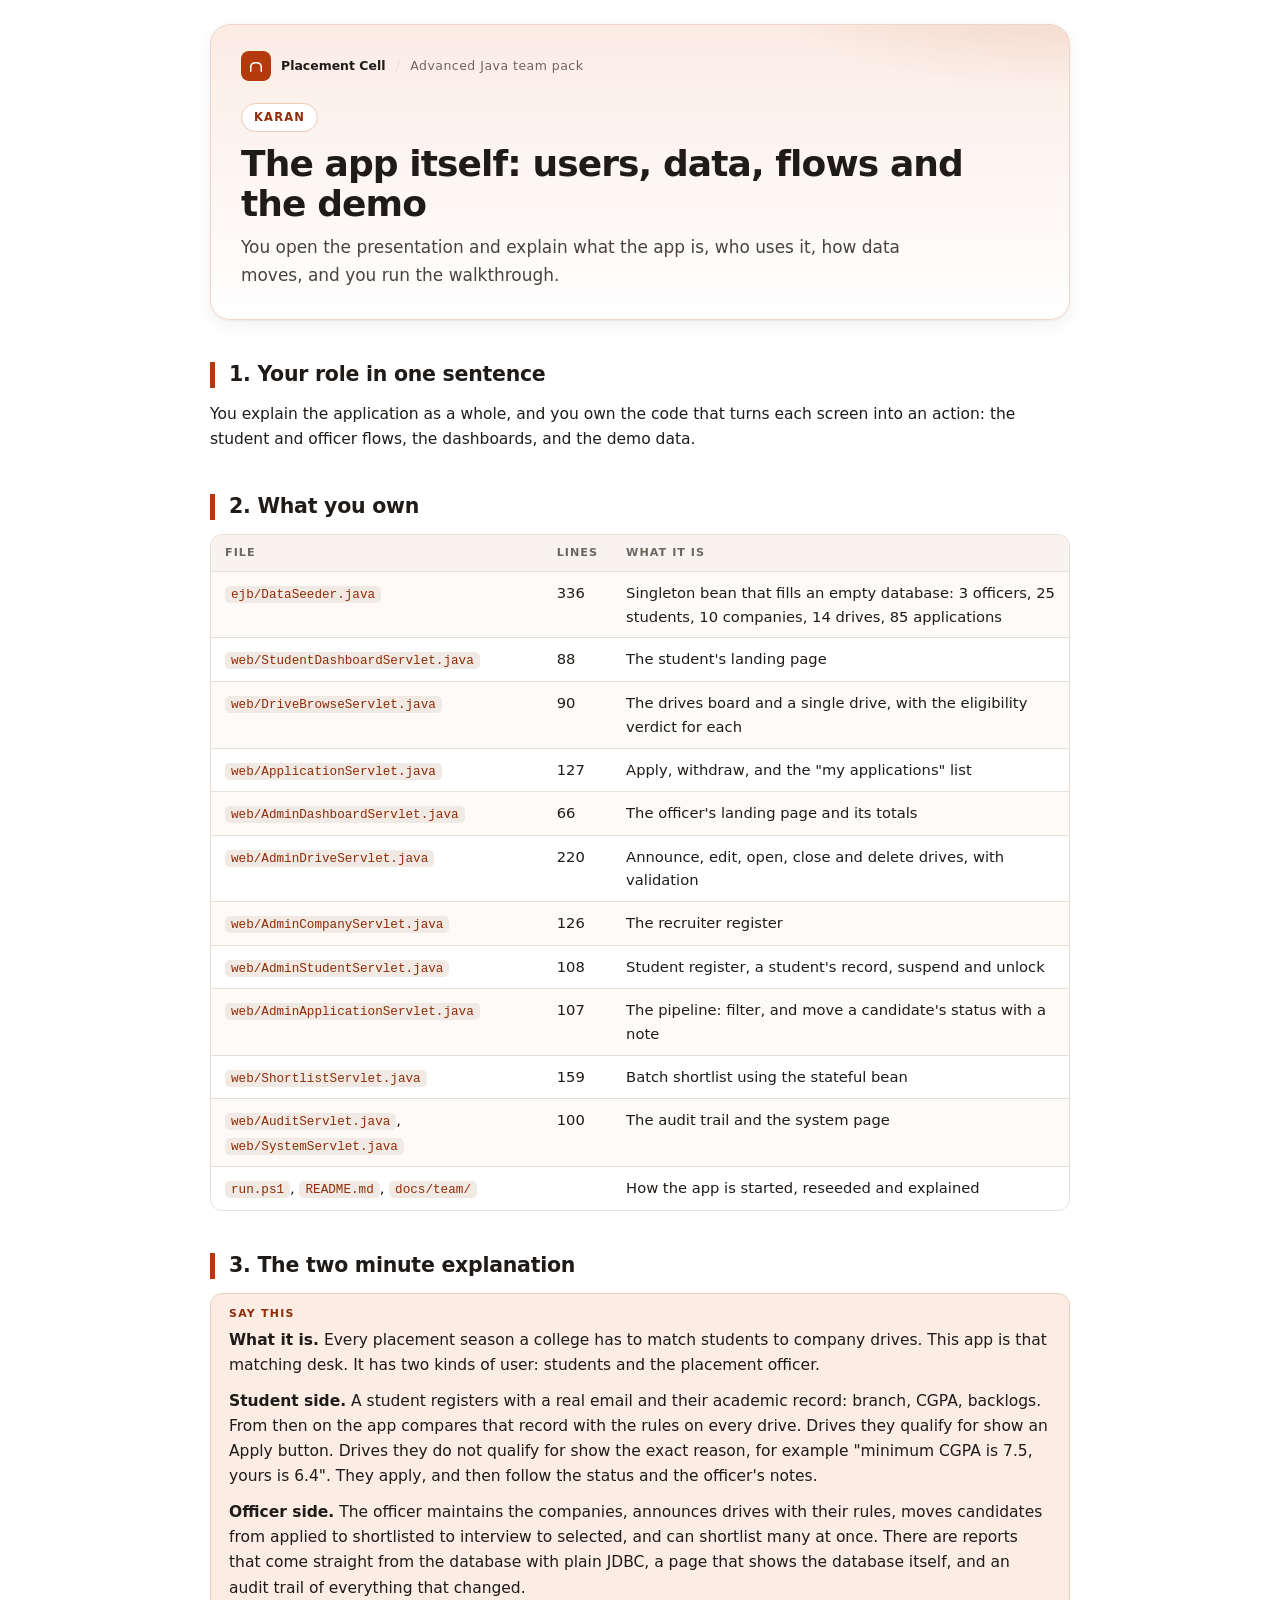
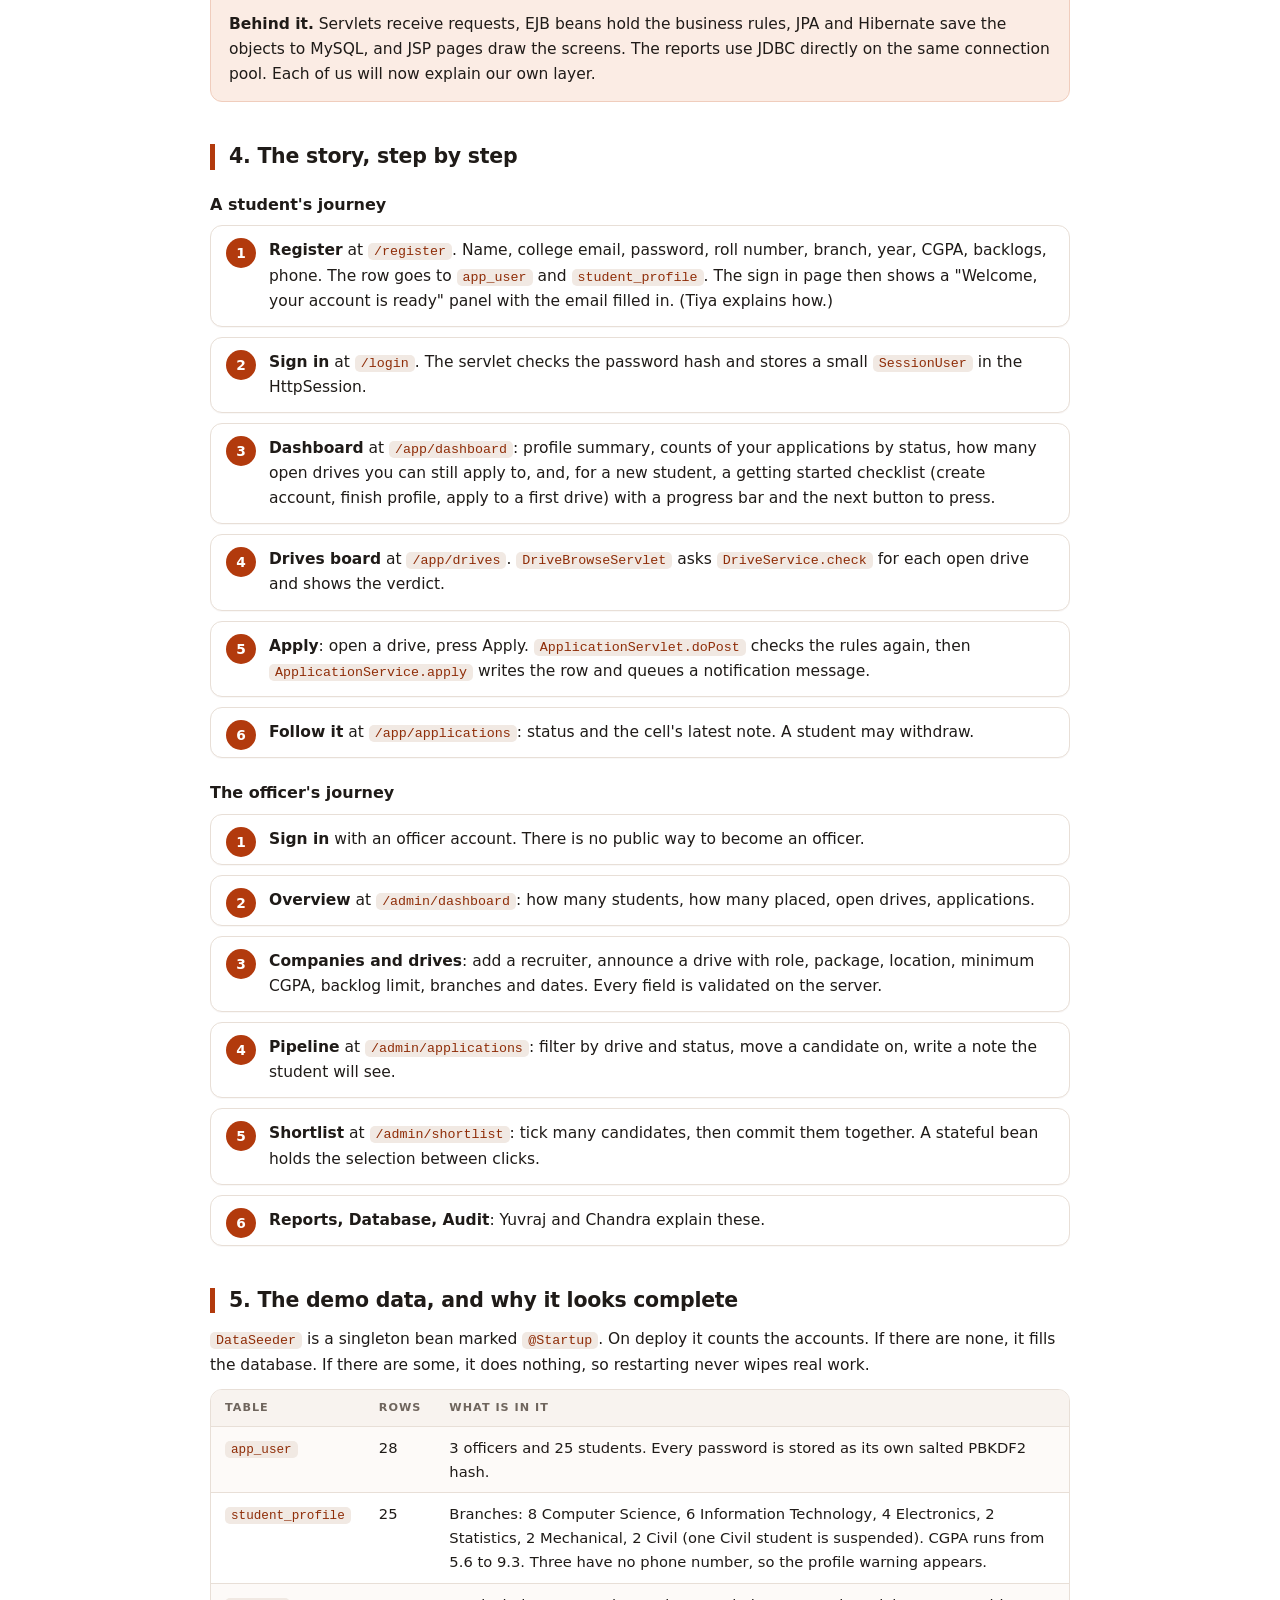
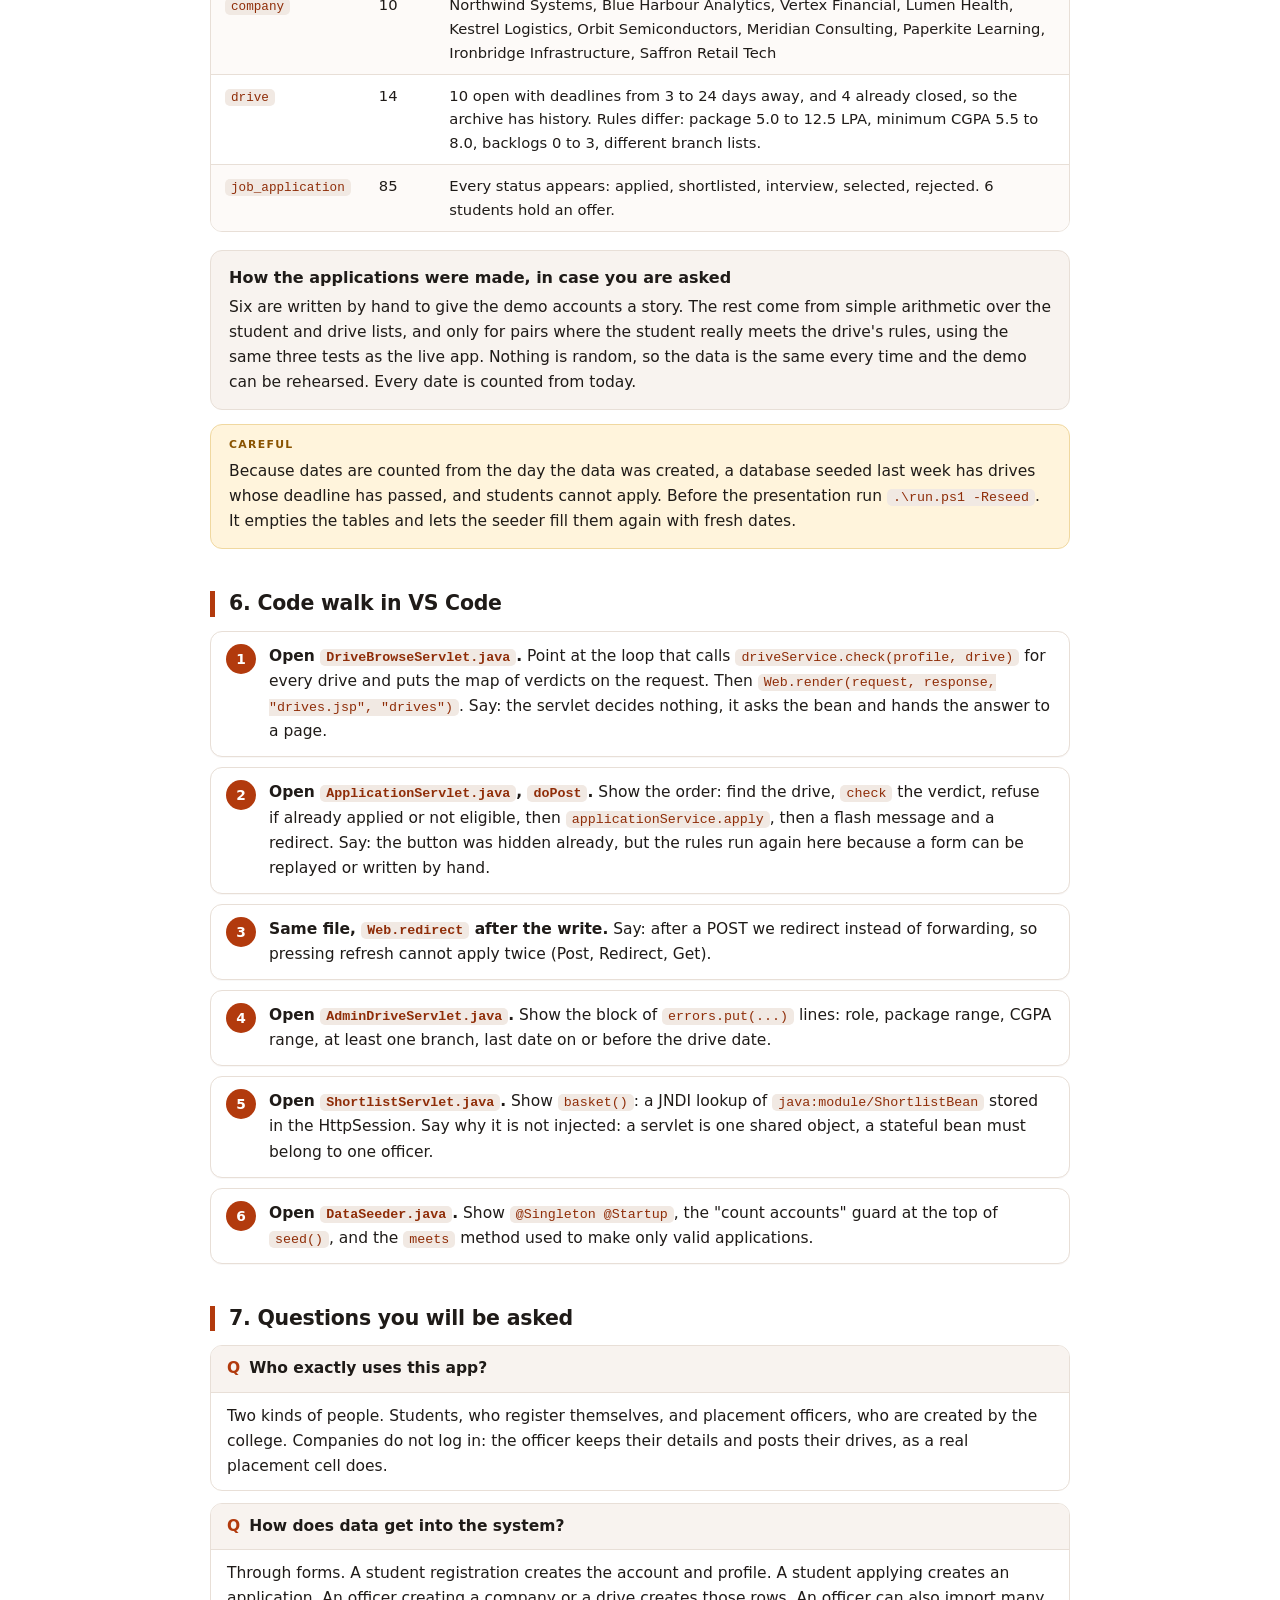
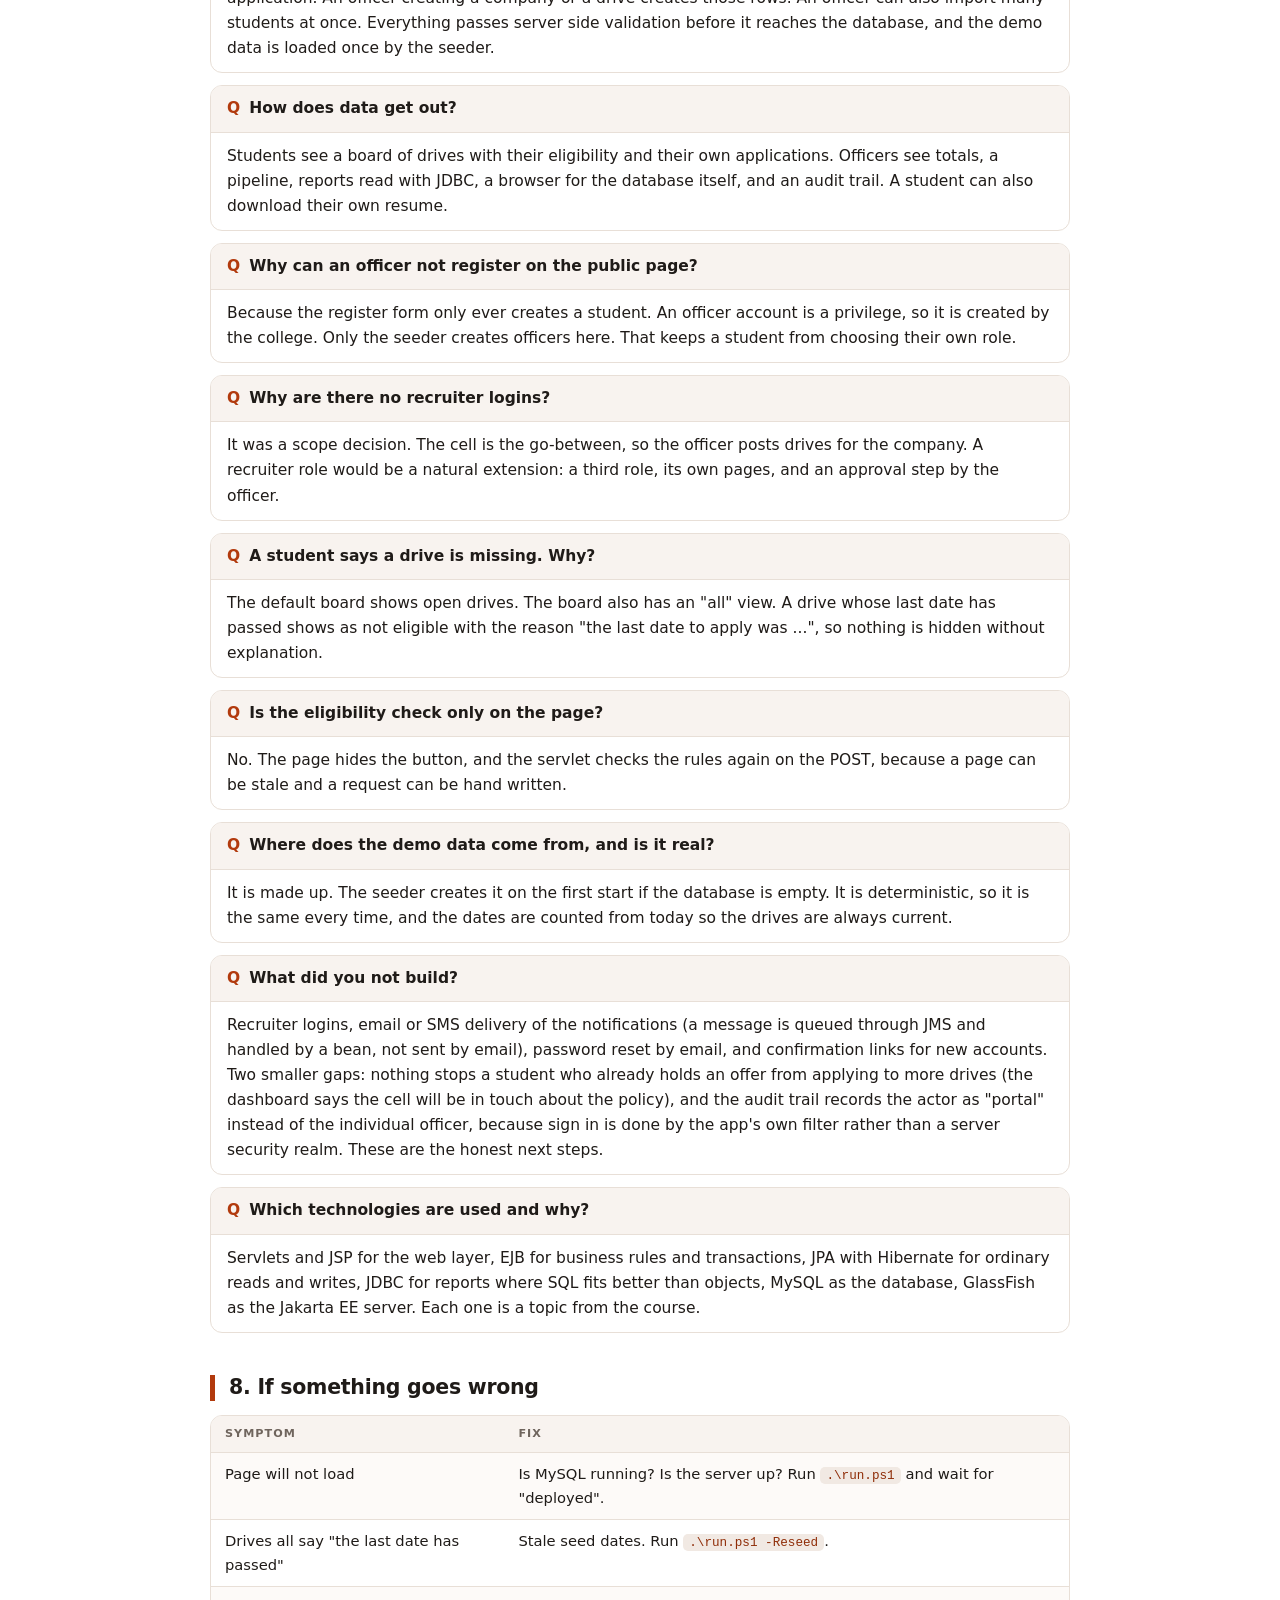
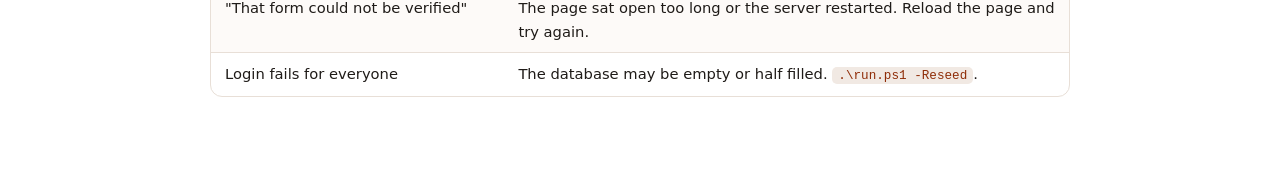
<file: docs/team/01-karan-app-overview.html>
<!doctype html>
<html lang="en">
<head>
<meta charset="utf-8">
<meta name="viewport" content="width=device-width, initial-scale=1">
<title>Karan: The App Itself</title>
<link rel="stylesheet" href="team.css">
</head>
<body>
<main>

<header class="cover"><div class="cover-inner">
<div class="brandrow"><span class="mark"><svg viewBox="0 0 24 24" aria-hidden="true"><path d="M5 19V13"/><path d="M19 19V13"/><path d="M5 13C5 6 19 6 19 13"/></svg></span><b>Placement Cell</b><span class="dot">/</span><span>Advanced Java team pack</span></div>
<span class="who">Karan</span>
<h1>The app itself: users, data, flows and the demo</h1>
<p class="sub">You open the presentation and explain what the app is, who uses it, how data moves, and you run the walkthrough.</p>
</div></header>

<h2>1. Your role in one sentence</h2>
<p>You explain the application as a whole, and you own the code that turns each screen into an action: the student and
officer flows, the dashboards, and the demo data.</p>

<h2>2. What you own</h2>
<table>
  <tr><th>File</th><th>Lines</th><th>What it is</th></tr>
  <tr><td><code>ejb/DataSeeder.java</code></td><td>336</td><td>Singleton bean that fills an empty database: 3 officers, 25 students, 10 companies, 14 drives, 85 applications</td></tr>
  <tr><td><code>web/StudentDashboardServlet.java</code></td><td>88</td><td>The student's landing page</td></tr>
  <tr><td><code>web/DriveBrowseServlet.java</code></td><td>90</td><td>The drives board and a single drive, with the eligibility verdict for each</td></tr>
  <tr><td><code>web/ApplicationServlet.java</code></td><td>127</td><td>Apply, withdraw, and the "my applications" list</td></tr>
  <tr><td><code>web/AdminDashboardServlet.java</code></td><td>66</td><td>The officer's landing page and its totals</td></tr>
  <tr><td><code>web/AdminDriveServlet.java</code></td><td>220</td><td>Announce, edit, open, close and delete drives, with validation</td></tr>
  <tr><td><code>web/AdminCompanyServlet.java</code></td><td>126</td><td>The recruiter register</td></tr>
  <tr><td><code>web/AdminStudentServlet.java</code></td><td>108</td><td>Student register, a student's record, suspend and unlock</td></tr>
  <tr><td><code>web/AdminApplicationServlet.java</code></td><td>107</td><td>The pipeline: filter, and move a candidate's status with a note</td></tr>
  <tr><td><code>web/ShortlistServlet.java</code></td><td>159</td><td>Batch shortlist using the stateful bean</td></tr>
  <tr><td><code>web/AuditServlet.java</code>, <code>web/SystemServlet.java</code></td><td>100</td><td>The audit trail and the system page</td></tr>
  <tr><td><code>run.ps1</code>, <code>README.md</code>, <code>docs/team/</code></td><td></td><td>How the app is started, reseeded and explained</td></tr>
</table>

<h2>3. The two minute explanation</h2>
<div class="say">
  <p><b>What it is.</b> Every placement season a college has to match students to company drives. This app is that
  matching desk. It has two kinds of user: students and the placement officer.</p>
  <p><b>Student side.</b> A student registers with a real email and their academic record: branch, CGPA, backlogs. From then on the
  app compares that record with the rules on every drive. Drives they qualify for show an Apply button. Drives they do not
  qualify for show the exact reason, for example "minimum CGPA is 7.5, yours is 6.4". They apply, and then follow the status
  and the officer's notes.</p>
  <p><b>Officer side.</b> The officer maintains the companies, announces drives with their rules, moves candidates from
  applied to shortlisted to interview to selected, and can shortlist many at once. There are reports that come straight from
  the database with plain JDBC, a page that shows the database itself, and an audit trail of everything that changed.</p>
  <p><b>Behind it.</b> Servlets receive requests, EJB beans hold the business rules, JPA and Hibernate save the objects to MySQL,
  and JSP pages draw the screens. The reports use JDBC directly on the same connection pool. Each of us will now explain
  our own layer.</p>
</div>

<h2>4. The story, step by step</h2>
<h3>A student's journey</h3>
<ol class="steps">
  <li><b>Register</b> at <code>/register</code>. Name, college email, password, roll number, branch, year, CGPA, backlogs, phone. The row goes to <code>app_user</code> and <code>student_profile</code>. The sign in page then shows a "Welcome, your account is ready" panel with the email filled in. (Tiya explains how.)</li>
  <li><b>Sign in</b> at <code>/login</code>. The servlet checks the password hash and stores a small <code>SessionUser</code> in the HttpSession.</li>
  <li><b>Dashboard</b> at <code>/app/dashboard</code>: profile summary, counts of your applications by status, how many open drives you can still apply to, and, for a new student, a getting started checklist (create account, finish profile, apply to a first drive) with a progress bar and the next button to press.</li>
  <li><b>Drives board</b> at <code>/app/drives</code>. <code>DriveBrowseServlet</code> asks <code>DriveService.check</code> for each open drive and shows the verdict.</li>
  <li><b>Apply</b>: open a drive, press Apply. <code>ApplicationServlet.doPost</code> checks the rules again, then <code>ApplicationService.apply</code> writes the row and queues a notification message.</li>
  <li><b>Follow it</b> at <code>/app/applications</code>: status and the cell's latest note. A student may withdraw.</li>
</ol>
<h3>The officer's journey</h3>
<ol class="steps">
  <li><b>Sign in</b> with an officer account. There is no public way to become an officer.</li>
  <li><b>Overview</b> at <code>/admin/dashboard</code>: how many students, how many placed, open drives, applications.</li>
  <li><b>Companies and drives</b>: add a recruiter, announce a drive with role, package, location, minimum CGPA, backlog limit, branches and dates. Every field is validated on the server.</li>
  <li><b>Pipeline</b> at <code>/admin/applications</code>: filter by drive and status, move a candidate on, write a note the student will see.</li>
  <li><b>Shortlist</b> at <code>/admin/shortlist</code>: tick many candidates, then commit them together. A stateful bean holds the selection between clicks.</li>
  <li><b>Reports, Database, Audit</b>: Yuvraj and Chandra explain these.</li>
</ol>

<h2>5. The demo data, and why it looks complete</h2>
<p><code>DataSeeder</code> is a singleton bean marked <code>@Startup</code>. On deploy it counts the accounts. If there are none, it fills the
database. If there are some, it does nothing, so restarting never wipes real work.</p>
<table>
  <tr><th>Table</th><th>Rows</th><th>What is in it</th></tr>
  <tr><td><code>app_user</code></td><td>28</td><td>3 officers and 25 students. Every password is stored as its own salted PBKDF2 hash.</td></tr>
  <tr><td><code>student_profile</code></td><td>25</td><td>Branches: 8 Computer Science, 6 Information Technology, 4 Electronics, 2 Statistics, 2 Mechanical, 2 Civil (one Civil student is suspended). CGPA runs from 5.6 to 9.3. Three have no phone number, so the profile warning appears.</td></tr>
  <tr><td><code>company</code></td><td>10</td><td>Northwind Systems, Blue Harbour Analytics, Vertex Financial, Lumen Health, Kestrel Logistics, Orbit Semiconductors, Meridian Consulting, Paperkite Learning, Ironbridge Infrastructure, Saffron Retail Tech</td></tr>
  <tr><td><code>drive</code></td><td>14</td><td>10 open with deadlines from 3 to 24 days away, and 4 already closed, so the archive has history. Rules differ: package 5.0 to 12.5 LPA, minimum CGPA 5.5 to 8.0, backlogs 0 to 3, different branch lists.</td></tr>
  <tr><td><code>job_application</code></td><td>85</td><td>Every status appears: applied, shortlisted, interview, selected, rejected. 6 students hold an offer.</td></tr>
</table>
<div class="card">
  <h3>How the applications were made, in case you are asked</h3>
  <p>Six are written by hand to give the demo accounts a story. The rest come from simple arithmetic over the student and drive
  lists, and only for pairs where the student really meets the drive's rules, using the same three tests as the live app.
  Nothing is random, so the data is the same every time and the demo can be rehearsed. Every date is counted from today.</p>
</div>
<div class="warn"><p>Because dates are counted from the day the data was created, a database seeded last week has drives whose deadline has
passed, and students cannot apply. Before the presentation run <code>.\run.ps1 -Reseed</code>. It empties the tables and lets
the seeder fill them again with fresh dates.</p></div>

<h2>6. Code walk in VS Code</h2>
<ol class="steps">
  <li><b>Open <code>DriveBrowseServlet.java</code>.</b> Point at the loop that calls <code>driveService.check(profile, drive)</code> for every drive and puts the map of verdicts on the request. Then <code>Web.render(request, response, "drives.jsp", "drives")</code>. Say: the servlet decides nothing, it asks the bean and hands the answer to a page.</li>
  <li><b>Open <code>ApplicationServlet.java</code>, <code>doPost</code>.</b> Show the order: find the drive, <code>check</code> the verdict, refuse if already applied or not eligible, then <code>applicationService.apply</code>, then a flash message and a redirect. Say: the button was hidden already, but the rules run again here because a form can be replayed or written by hand.</li>
  <li><b>Same file, <code>Web.redirect</code> after the write.</b> Say: after a POST we redirect instead of forwarding, so pressing refresh cannot apply twice (Post, Redirect, Get).</li>
  <li><b>Open <code>AdminDriveServlet.java</code>.</b> Show the block of <code>errors.put(...)</code> lines: role, package range, CGPA range, at least one branch, last date on or before the drive date.</li>
  <li><b>Open <code>ShortlistServlet.java</code>.</b> Show <code>basket()</code>: a JNDI lookup of <code>java:module/ShortlistBean</code> stored in the HttpSession. Say why it is not injected: a servlet is one shared object, a stateful bean must belong to one officer.</li>
  <li><b>Open <code>DataSeeder.java</code>.</b> Show <code>@Singleton @Startup</code>, the "count accounts" guard at the top of <code>seed()</code>, and the <code>meets</code> method used to make only valid applications.</li>
</ol>

<h2>7. Questions you will be asked</h2>
<div class="qa"><p class="q">Who exactly uses this app?</p>
<p class="a">Two kinds of people. Students, who register themselves, and placement officers, who are created by the college. Companies do not log in: the officer keeps their details and posts their drives, as a real placement cell does.</p></div>

<div class="qa"><p class="q">How does data get into the system?</p>
<p class="a">Through forms. A student registration creates the account and profile. A student applying creates an application. An officer creating a company or a drive creates those rows. An officer can also import many students at once. Everything passes server side validation before it reaches the database, and the demo data is loaded once by the seeder.</p></div>

<div class="qa"><p class="q">How does data get out?</p>
<p class="a">Students see a board of drives with their eligibility and their own applications. Officers see totals, a pipeline, reports read with JDBC, a browser for the database itself, and an audit trail. A student can also download their own resume.</p></div>

<div class="qa"><p class="q">Why can an officer not register on the public page?</p>
<p class="a">Because the register form only ever creates a student. An officer account is a privilege, so it is created by the college. Only the seeder creates officers here. That keeps a student from choosing their own role.</p></div>

<div class="qa"><p class="q">Why are there no recruiter logins?</p>
<p class="a">It was a scope decision. The cell is the go-between, so the officer posts drives for the company. A recruiter role would be a natural extension: a third role, its own pages, and an approval step by the officer.</p></div>

<div class="qa"><p class="q">A student says a drive is missing. Why?</p>
<p class="a">The default board shows open drives. The board also has an "all" view. A drive whose last date has passed shows as not eligible with the reason "the last date to apply was ...", so nothing is hidden without explanation.</p></div>

<div class="qa"><p class="q">Is the eligibility check only on the page?</p>
<p class="a">No. The page hides the button, and the servlet checks the rules again on the POST, because a page can be stale and a request can be hand written.</p></div>

<div class="qa"><p class="q">Where does the demo data come from, and is it real?</p>
<p class="a">It is made up. The seeder creates it on the first start if the database is empty. It is deterministic, so it is the same every time, and the dates are counted from today so the drives are always current.</p></div>

<div class="qa"><p class="q">What did you not build?</p>
<p class="a">Recruiter logins, email or SMS delivery of the notifications (a message is queued through JMS and handled by a bean, not sent by email), password reset by email, and confirmation links for new accounts. Two smaller gaps: nothing stops a student who already holds an offer from applying to more drives (the dashboard says the cell will be in touch about the policy), and the audit trail records the actor as "portal" instead of the individual officer, because sign in is done by the app's own filter rather than a server security realm. These are the honest next steps.</p></div>

<div class="qa"><p class="q">Which technologies are used and why?</p>
<p class="a">Servlets and JSP for the web layer, EJB for business rules and transactions, JPA with Hibernate for ordinary reads and writes, JDBC for reports where SQL fits better than objects, MySQL as the database, GlassFish as the Jakarta EE server. Each one is a topic from the course.</p></div>

<h2>8. If something goes wrong</h2>
<table>
  <tr><th>Symptom</th><th>Fix</th></tr>
  <tr><td>Page will not load</td><td>Is MySQL running? Is the server up? Run <code>.\run.ps1</code> and wait for "deployed".</td></tr>
  <tr><td>Drives all say "the last date has passed"</td><td>Stale seed dates. Run <code>.\run.ps1 -Reseed</code>.</td></tr>
  <tr><td>"That form could not be verified"</td><td>The page sat open too long or the server restarted. Reload the page and try again.</td></tr>
  <tr><td>Login fails for everyone</td><td>The database may be empty or half filled. <code>.\run.ps1 -Reseed</code>.</td></tr>
</table>

</main>
</body>
</html>
</file>
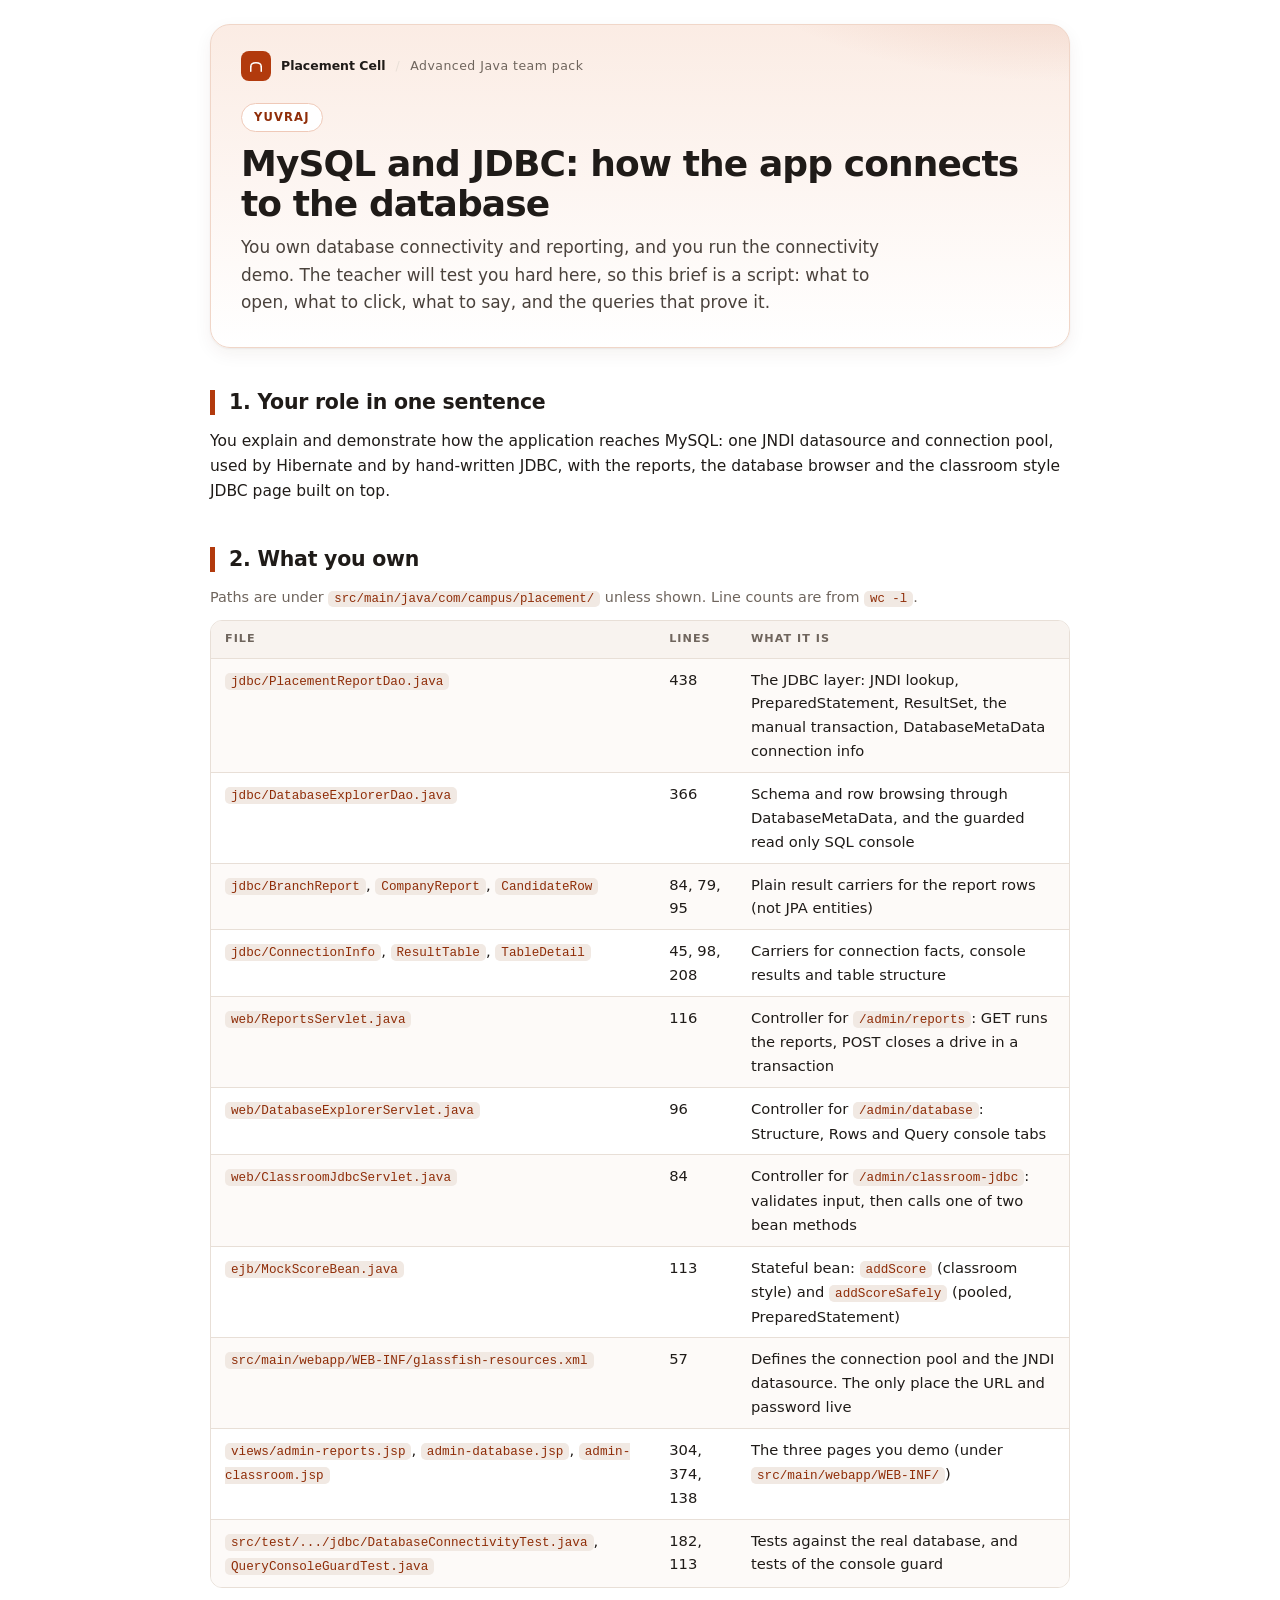
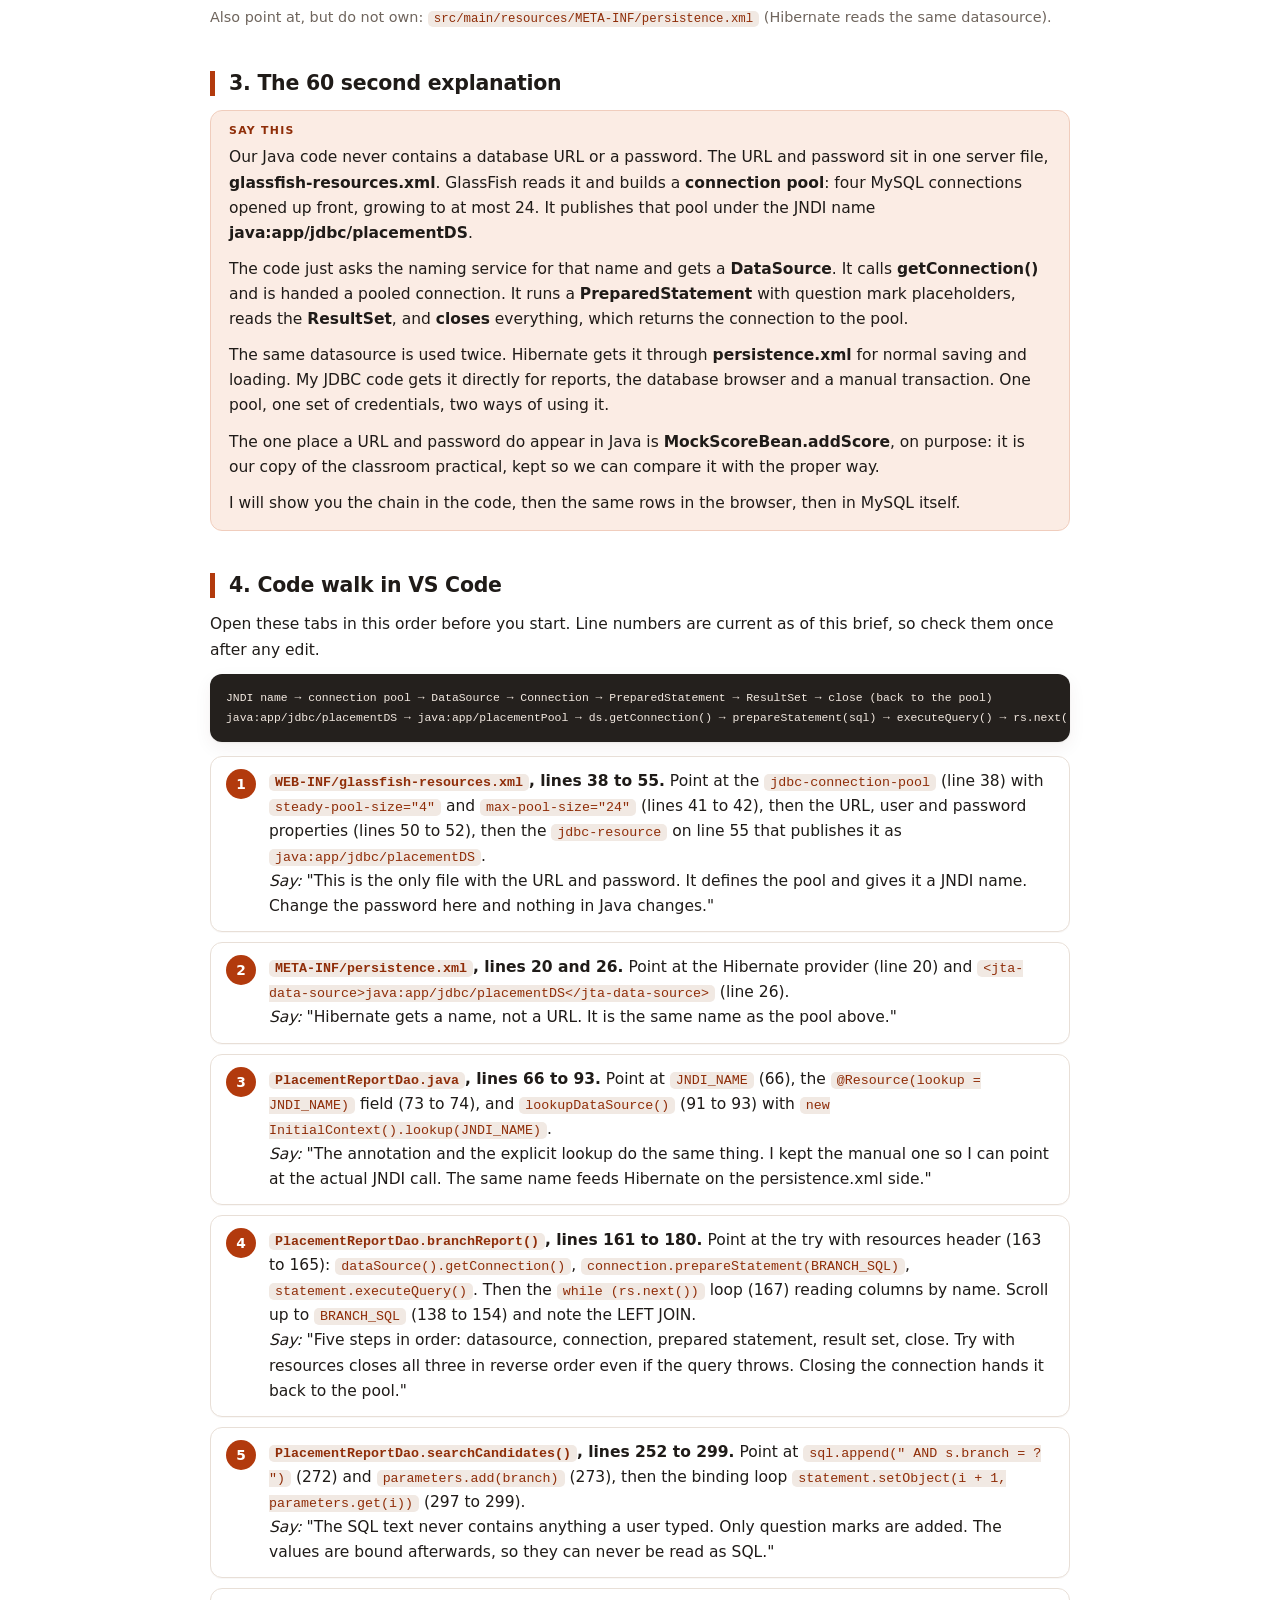
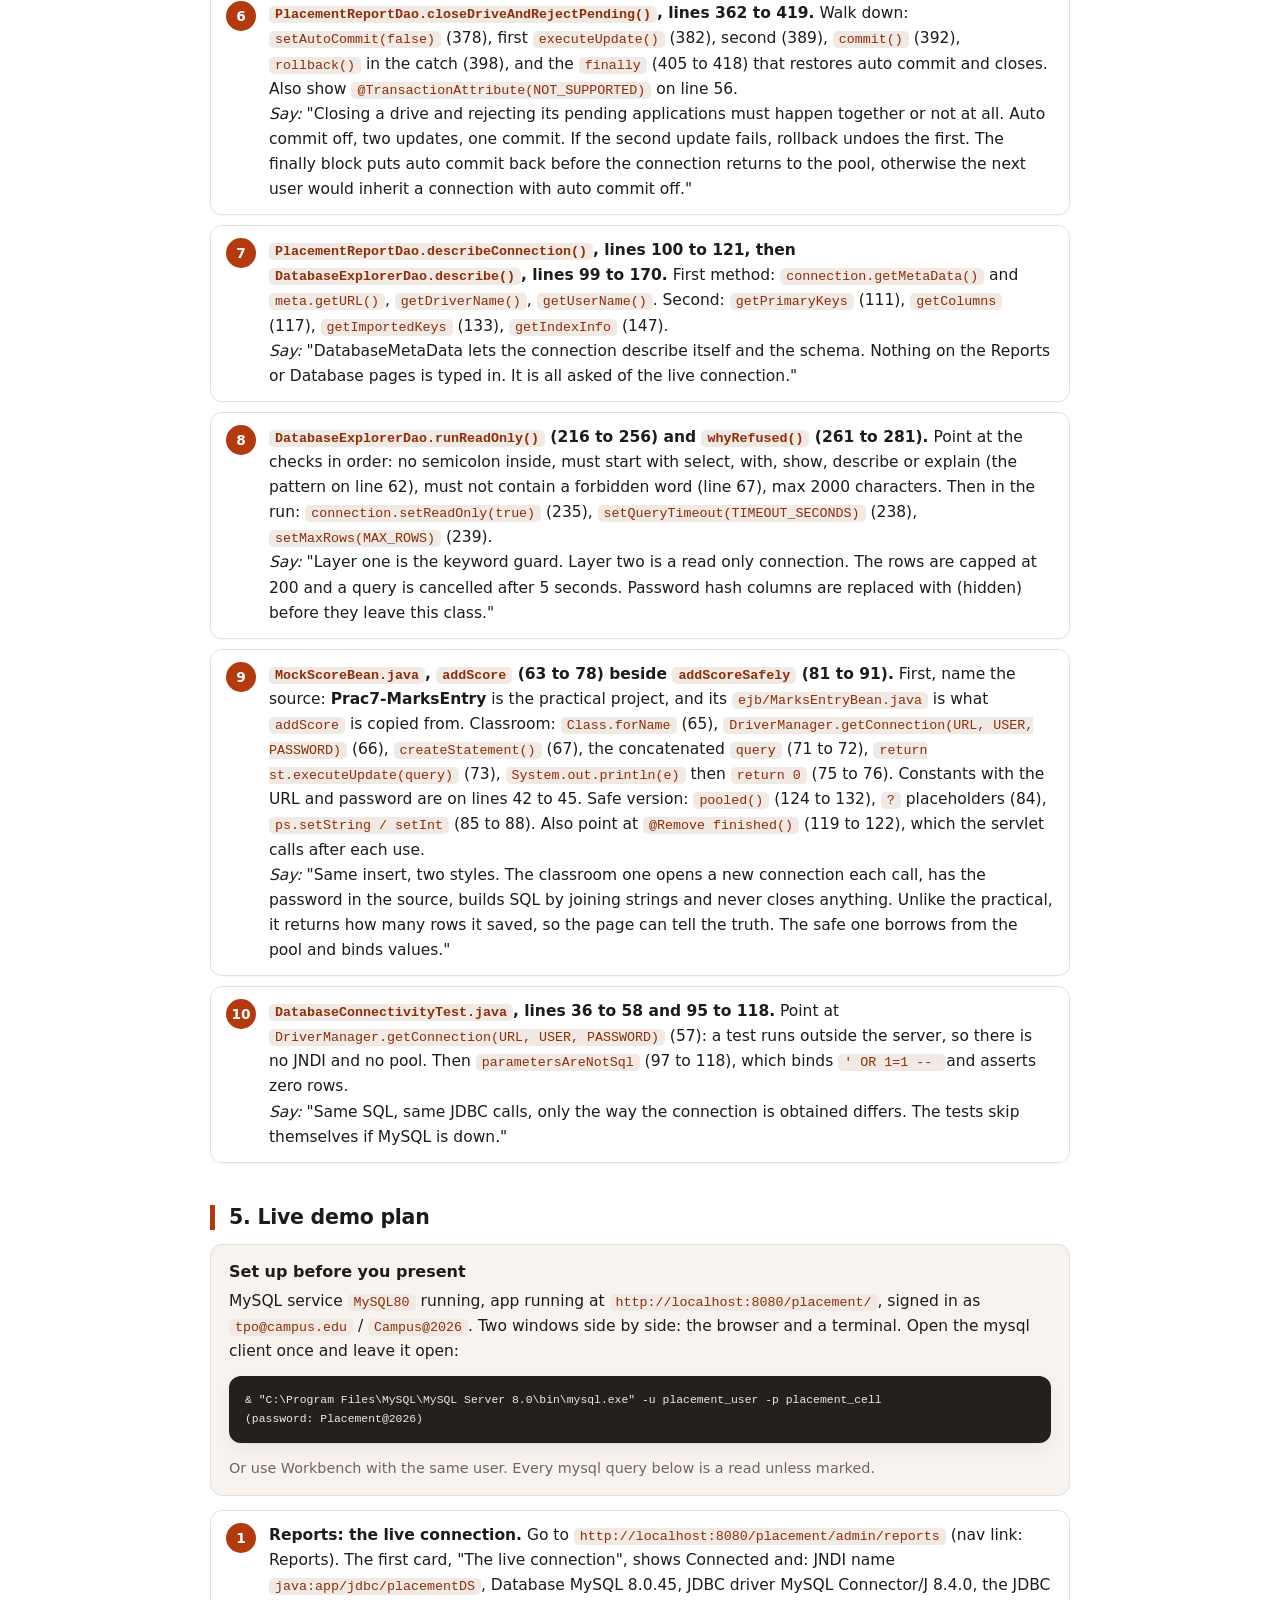
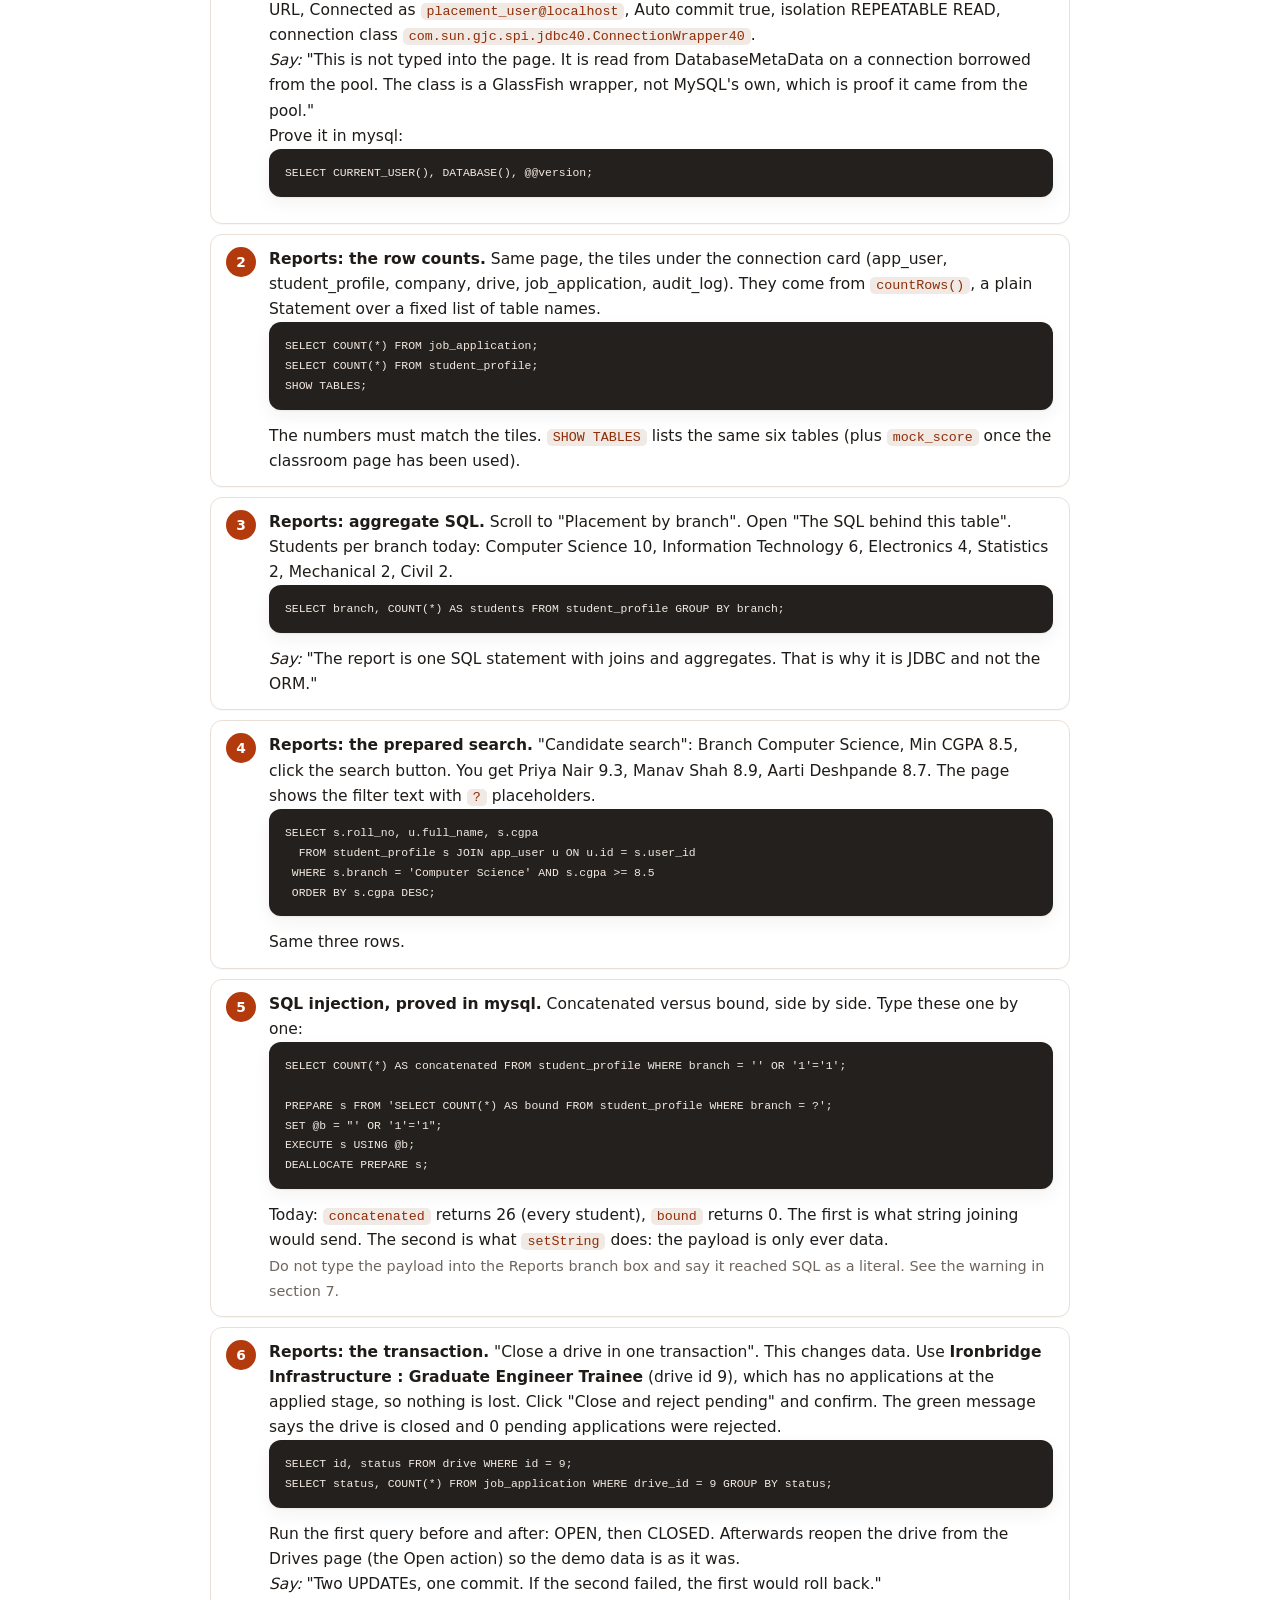
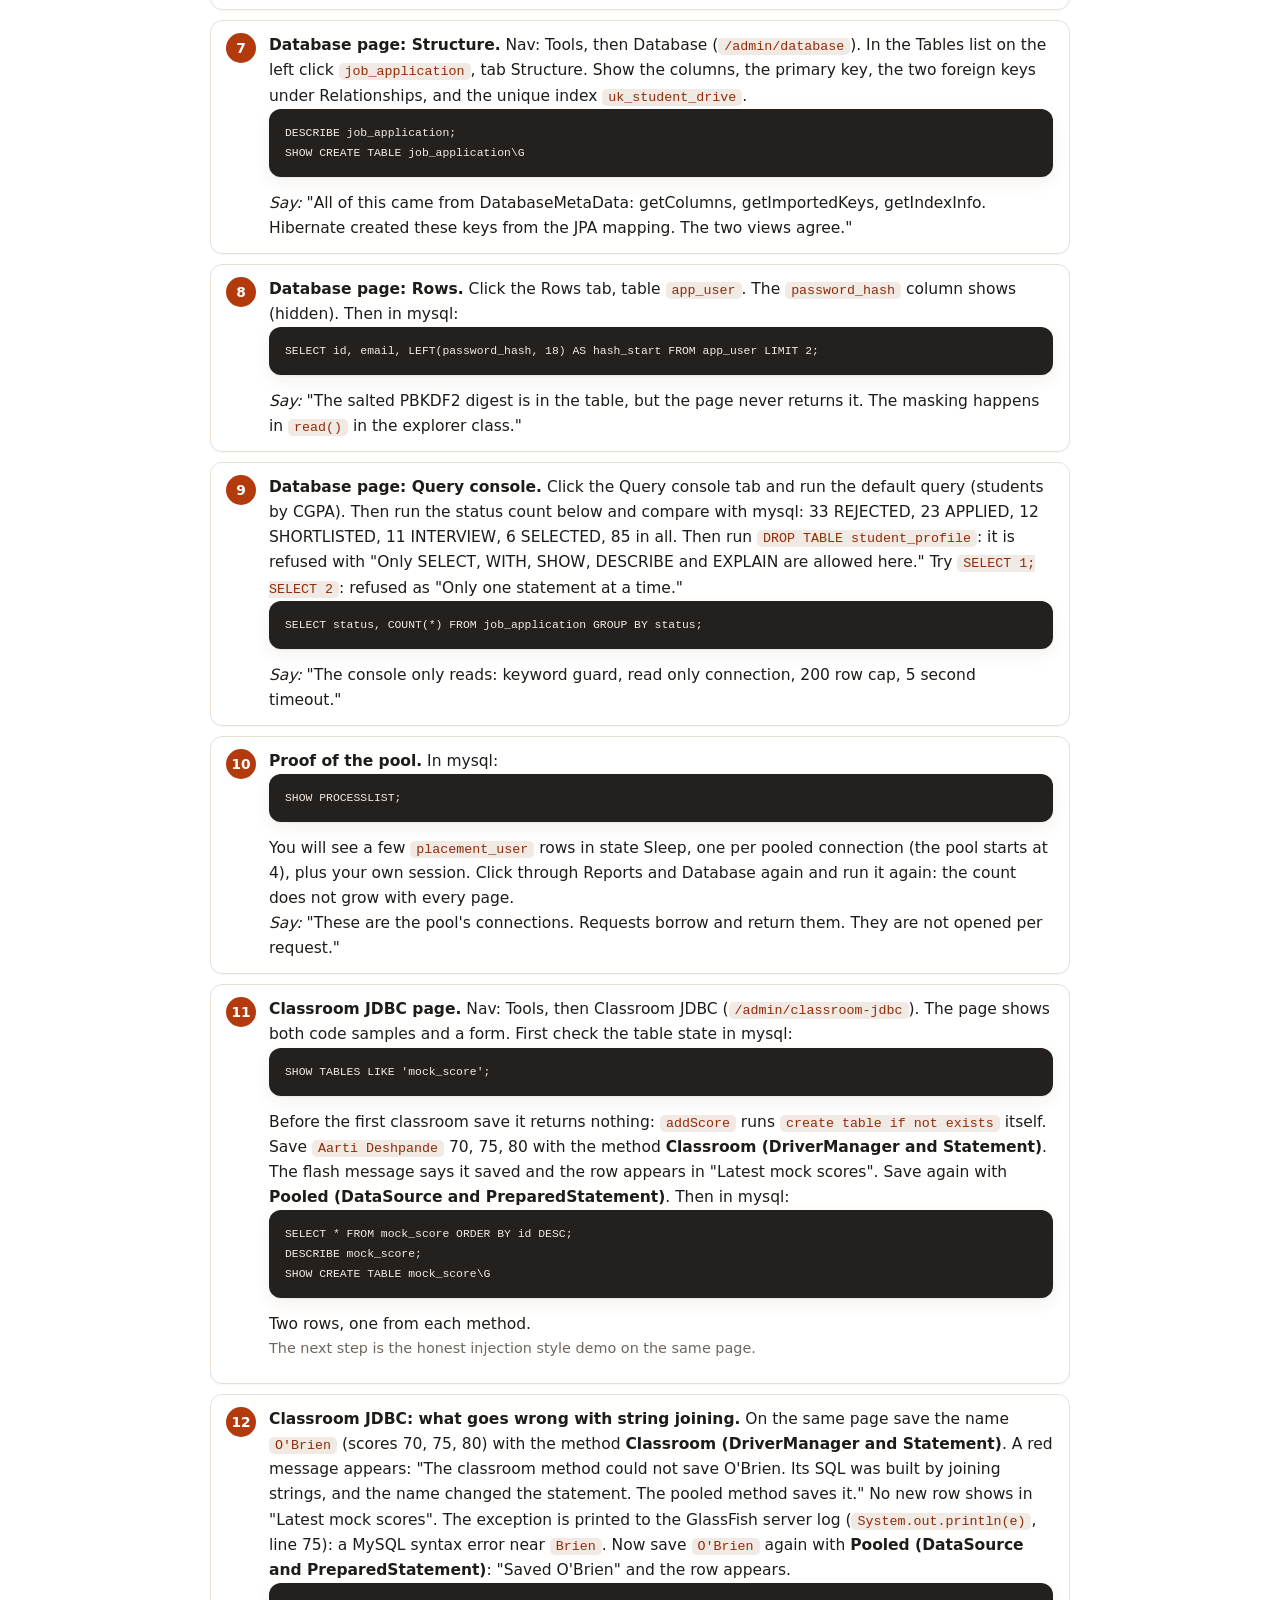
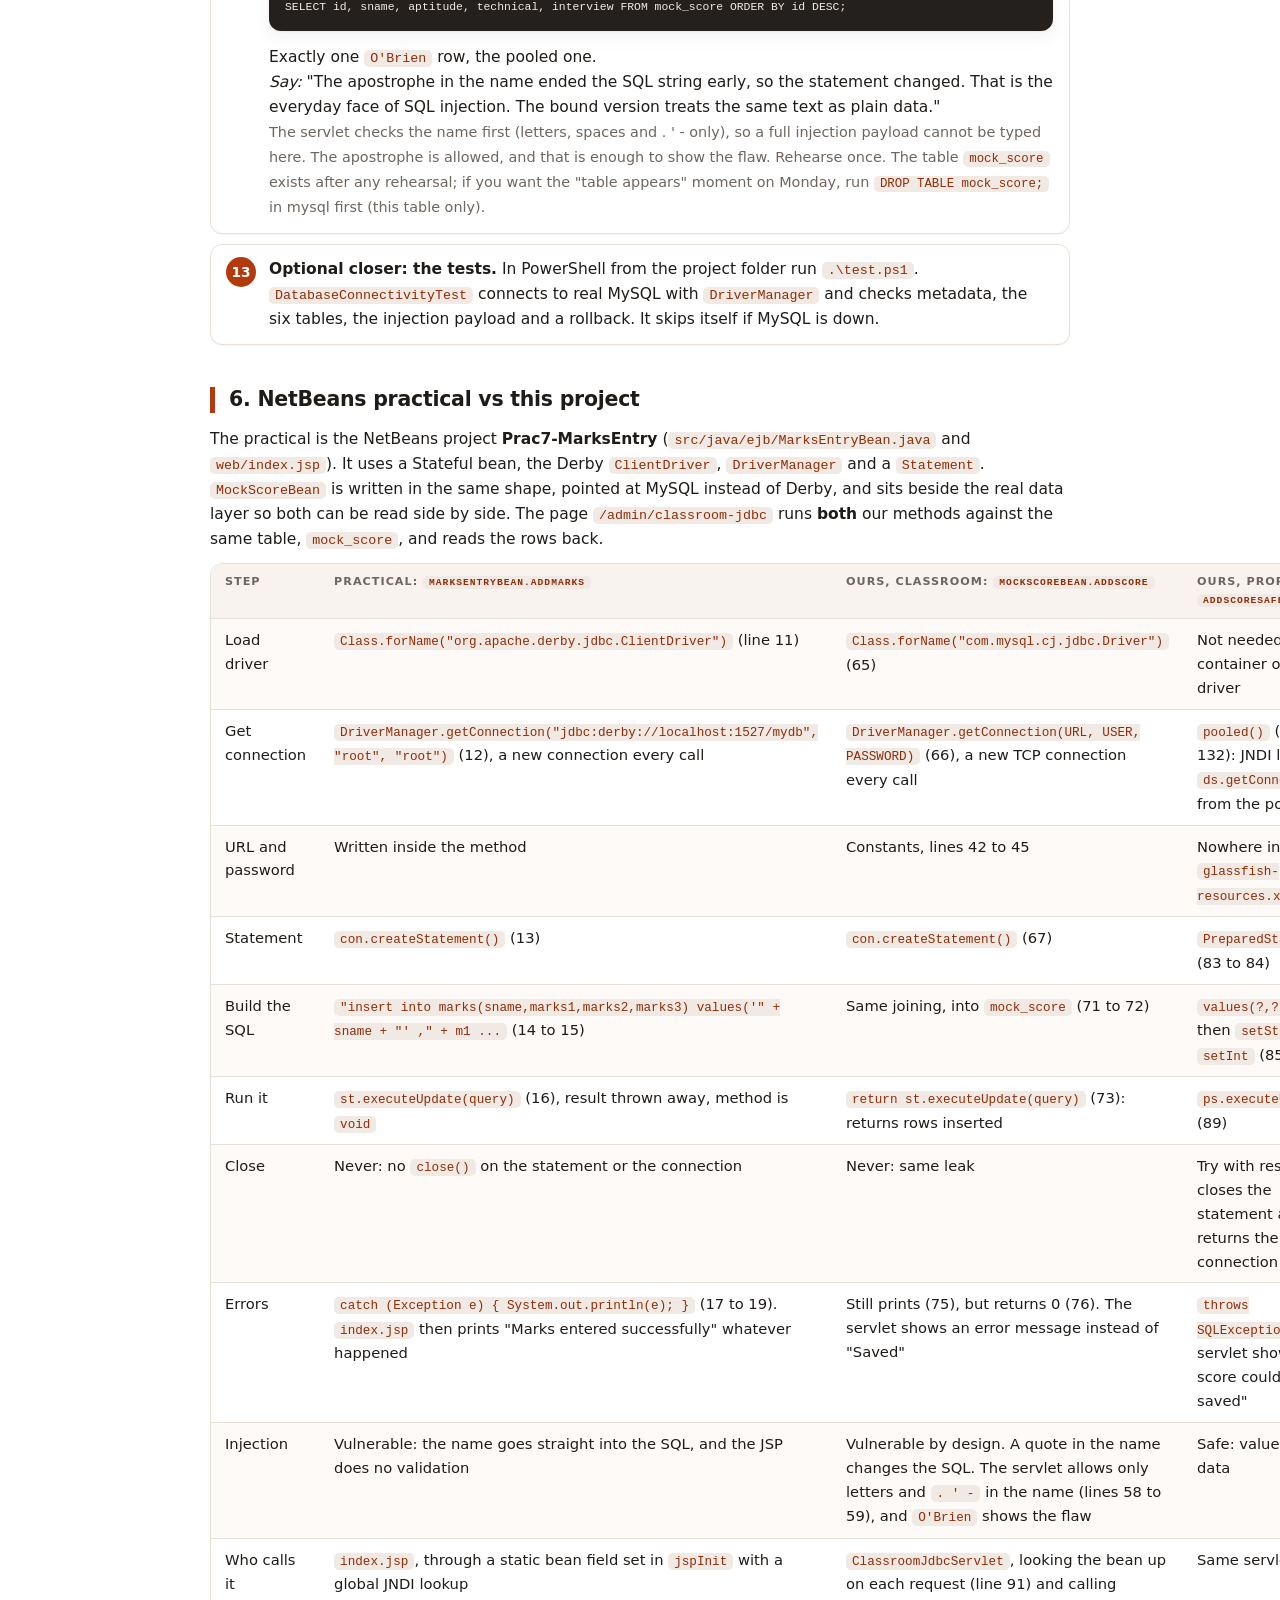
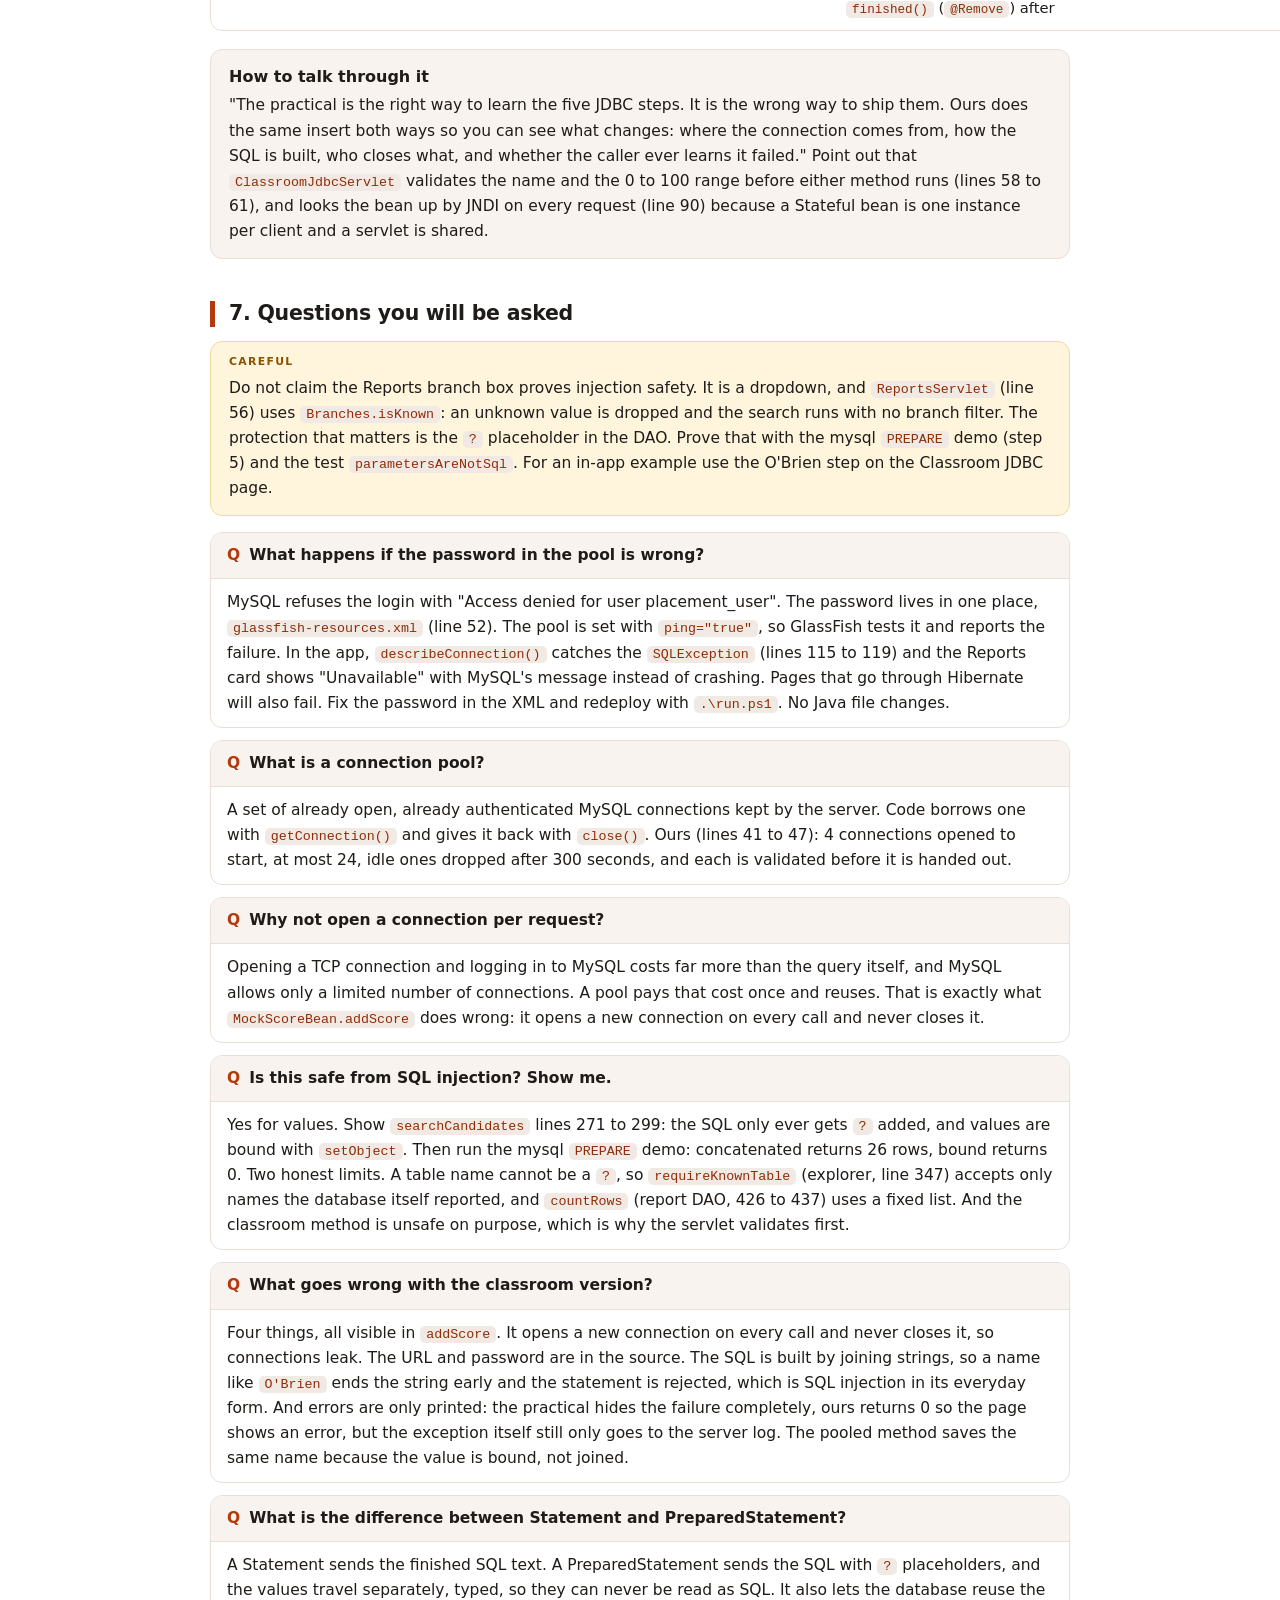
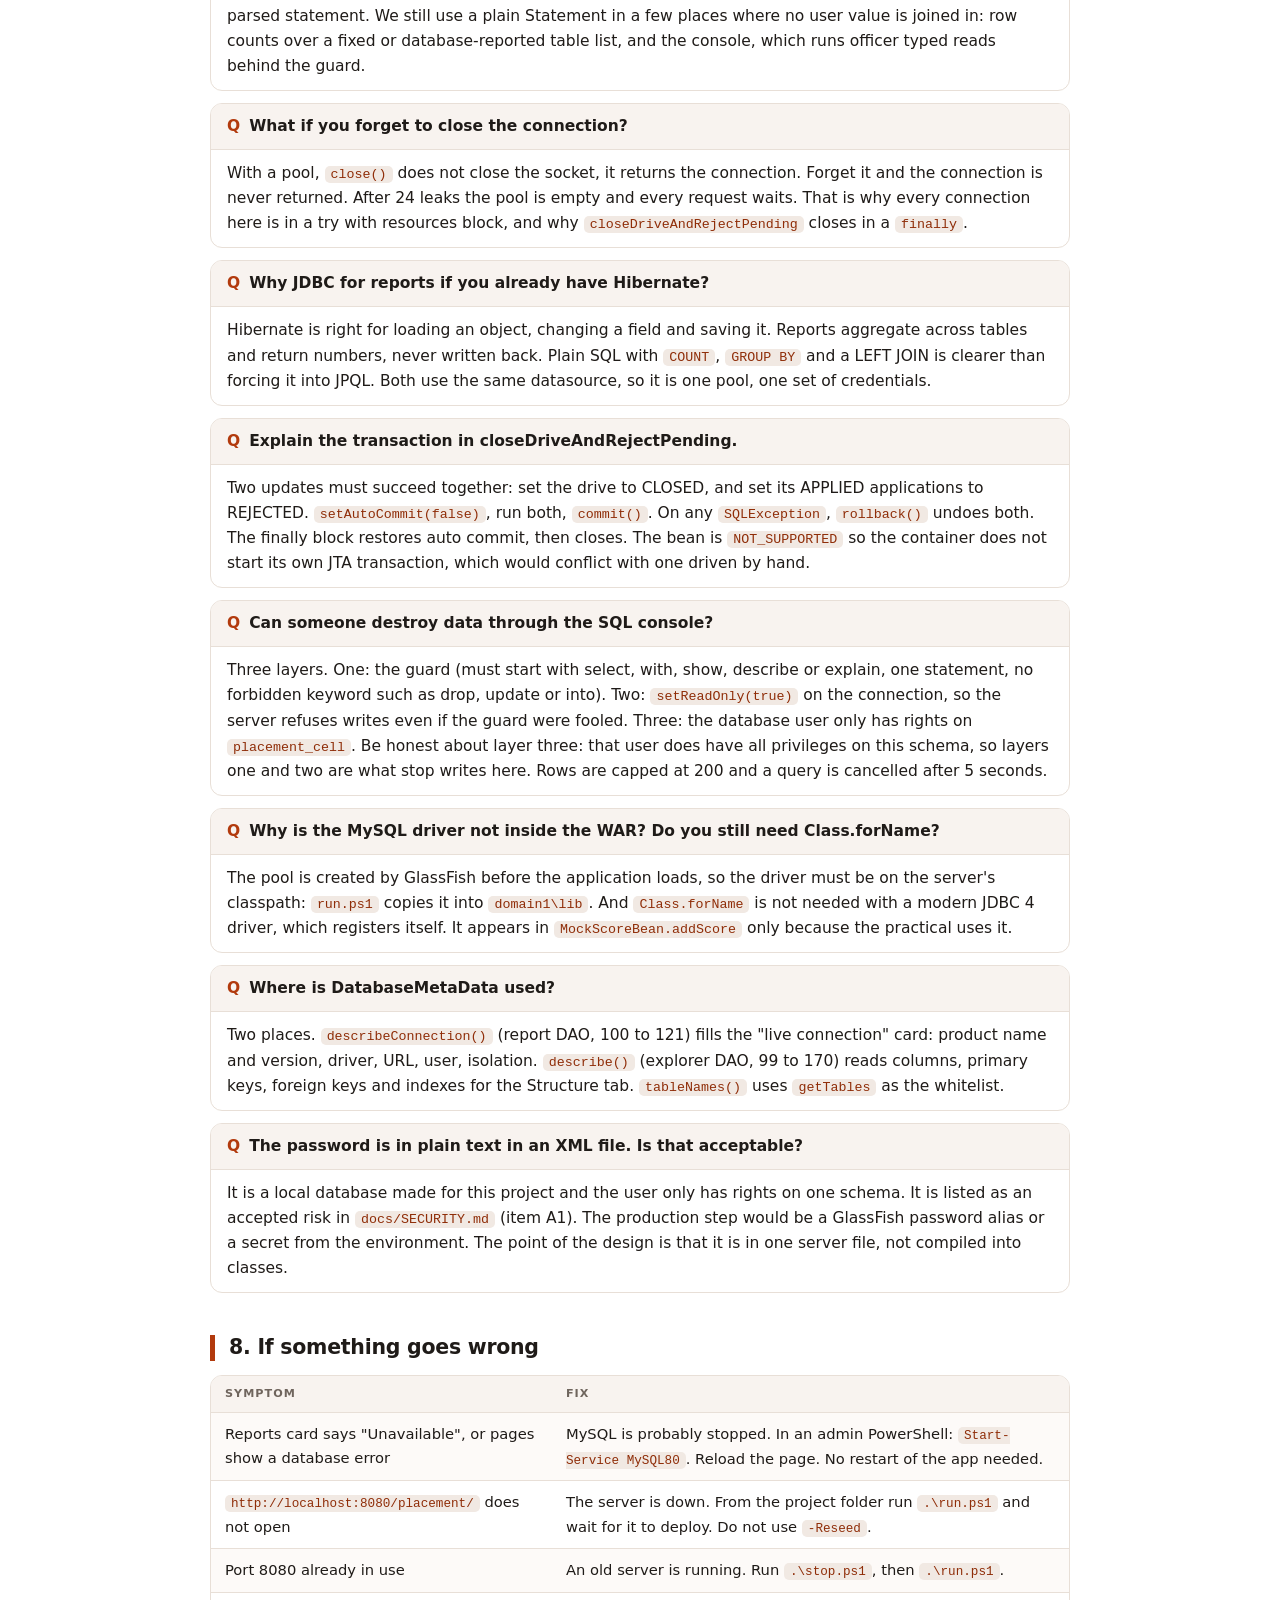
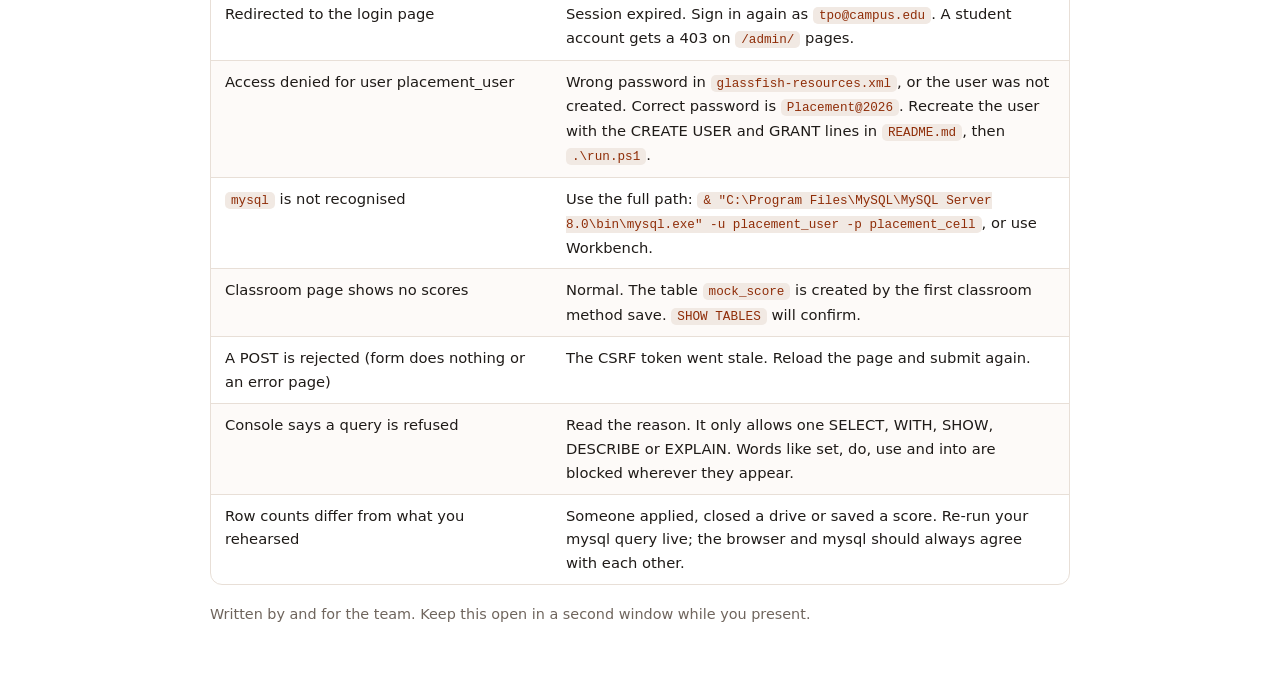
<file: docs/team/02-yuvraj-mysql-jdbc.html>
<!doctype html>
<html lang="en">
<head>
<meta charset="utf-8">
<meta name="viewport" content="width=device-width, initial-scale=1">
<title>Yuvraj: MySQL and JDBC</title>
<link rel="stylesheet" href="team.css">
</head>
<body>
<main>

<header class="cover"><div class="cover-inner">
<div class="brandrow"><span class="mark"><svg viewBox="0 0 24 24" aria-hidden="true"><path d="M5 19V13"/><path d="M19 19V13"/><path d="M5 13C5 6 19 6 19 13"/></svg></span><b>Placement Cell</b><span class="dot">/</span><span>Advanced Java team pack</span></div>
<span class="who">Yuvraj</span>
<h1>MySQL and JDBC: how the app connects to the database</h1>
<p class="sub">You own database connectivity and reporting, and you run the connectivity demo. The teacher will test you hard here, so this brief is a script: what to open, what to click, what to say, and the queries that prove it.</p>
</div></header>

<h2>1. Your role in one sentence</h2>
<p>You explain and demonstrate how the application reaches MySQL: one JNDI datasource and connection pool, used by Hibernate and by hand-written JDBC, with the reports, the database browser and the classroom style JDBC page built on top.</p>

<h2>2. What you own</h2>
<p class="note">Paths are under <code>src/main/java/com/campus/placement/</code> unless shown. Line counts are from <code>wc -l</code>.</p>
<table>
  <tr><th>File</th><th>Lines</th><th>What it is</th></tr>
  <tr><td><code>jdbc/PlacementReportDao.java</code></td><td>438</td><td>The JDBC layer: JNDI lookup, PreparedStatement, ResultSet, the manual transaction, DatabaseMetaData connection info</td></tr>
  <tr><td><code>jdbc/DatabaseExplorerDao.java</code></td><td>366</td><td>Schema and row browsing through DatabaseMetaData, and the guarded read only SQL console</td></tr>
  <tr><td><code>jdbc/BranchReport</code>, <code>CompanyReport</code>, <code>CandidateRow</code></td><td>84, 79, 95</td><td>Plain result carriers for the report rows (not JPA entities)</td></tr>
  <tr><td><code>jdbc/ConnectionInfo</code>, <code>ResultTable</code>, <code>TableDetail</code></td><td>45, 98, 208</td><td>Carriers for connection facts, console results and table structure</td></tr>
  <tr><td><code>web/ReportsServlet.java</code></td><td>116</td><td>Controller for <code>/admin/reports</code>: GET runs the reports, POST closes a drive in a transaction</td></tr>
  <tr><td><code>web/DatabaseExplorerServlet.java</code></td><td>96</td><td>Controller for <code>/admin/database</code>: Structure, Rows and Query console tabs</td></tr>
  <tr><td><code>web/ClassroomJdbcServlet.java</code></td><td>84</td><td>Controller for <code>/admin/classroom-jdbc</code>: validates input, then calls one of two bean methods</td></tr>
  <tr><td><code>ejb/MockScoreBean.java</code></td><td>113</td><td>Stateful bean: <code>addScore</code> (classroom style) and <code>addScoreSafely</code> (pooled, PreparedStatement)</td></tr>
  <tr><td><code>src/main/webapp/WEB-INF/glassfish-resources.xml</code></td><td>57</td><td>Defines the connection pool and the JNDI datasource. The only place the URL and password live</td></tr>
  <tr><td><code>views/admin-reports.jsp</code>, <code>admin-database.jsp</code>, <code>admin-classroom.jsp</code></td><td>304, 374, 138</td><td>The three pages you demo (under <code>src/main/webapp/WEB-INF/</code>)</td></tr>
  <tr><td><code>src/test/.../jdbc/DatabaseConnectivityTest.java</code>, <code>QueryConsoleGuardTest.java</code></td><td>182, 113</td><td>Tests against the real database, and tests of the console guard</td></tr>
</table>
<p class="note">Also point at, but do not own: <code>src/main/resources/META-INF/persistence.xml</code> (Hibernate reads the same datasource).</p>

<h2>3. The 60 second explanation</h2>
<div class="say">
  <p>Our Java code never contains a database URL or a password. The URL and password sit in one server file, <b>glassfish-resources.xml</b>. GlassFish reads it and builds a <b>connection pool</b>: four MySQL connections opened up front, growing to at most 24. It publishes that pool under the JNDI name <b>java:app/jdbc/placementDS</b>.</p>
  <p>The code just asks the naming service for that name and gets a <b>DataSource</b>. It calls <b>getConnection()</b> and is handed a pooled connection. It runs a <b>PreparedStatement</b> with question mark placeholders, reads the <b>ResultSet</b>, and <b>closes</b> everything, which returns the connection to the pool.</p>
  <p>The same datasource is used twice. Hibernate gets it through <b>persistence.xml</b> for normal saving and loading. My JDBC code gets it directly for reports, the database browser and a manual transaction. One pool, one set of credentials, two ways of using it.</p>
  <p>The one place a URL and password do appear in Java is <b>MockScoreBean.addScore</b>, on purpose: it is our copy of the classroom practical, kept so we can compare it with the proper way.</p>
  <p>I will show you the chain in the code, then the same rows in the browser, then in MySQL itself.</p>
</div>

<h2>4. Code walk in VS Code</h2>
<p>Open these tabs in this order before you start. Line numbers are current as of this brief, so check them once after any edit.</p>
<pre><code>JNDI name &rarr; connection pool &rarr; DataSource &rarr; Connection &rarr; PreparedStatement &rarr; ResultSet &rarr; close (back to the pool)
java:app/jdbc/placementDS &rarr; java:app/placementPool &rarr; ds.getConnection() &rarr; prepareStatement(sql) &rarr; executeQuery() &rarr; rs.next() &rarr; try with resources</code></pre>
<ol class="steps">
  <li><b><code>WEB-INF/glassfish-resources.xml</code>, lines 38 to 55.</b> Point at the <code>jdbc-connection-pool</code> (line 38) with <code>steady-pool-size="4"</code> and <code>max-pool-size="24"</code> (lines 41 to 42), then the URL, user and password properties (lines 50 to 52), then the <code>jdbc-resource</code> on line 55 that publishes it as <code>java:app/jdbc/placementDS</code>.<br>
  <i>Say:</i> "This is the only file with the URL and password. It defines the pool and gives it a JNDI name. Change the password here and nothing in Java changes."</li>

  <li><b><code>META-INF/persistence.xml</code>, lines 20 and 26.</b> Point at the Hibernate provider (line 20) and <code>&lt;jta-data-source&gt;java:app/jdbc/placementDS&lt;/jta-data-source&gt;</code> (line 26).<br>
  <i>Say:</i> "Hibernate gets a name, not a URL. It is the same name as the pool above."</li>

  <li><b><code>PlacementReportDao.java</code>, lines 66 to 93.</b> Point at <code>JNDI_NAME</code> (66), the <code>@Resource(lookup = JNDI_NAME)</code> field (73 to 74), and <code>lookupDataSource()</code> (91 to 93) with <code>new InitialContext().lookup(JNDI_NAME)</code>.<br>
  <i>Say:</i> "The annotation and the explicit lookup do the same thing. I kept the manual one so I can point at the actual JNDI call. The same name feeds Hibernate on the persistence.xml side."</li>

  <li><b><code>PlacementReportDao.branchReport()</code>, lines 161 to 180.</b> Point at the try with resources header (163 to 165): <code>dataSource().getConnection()</code>, <code>connection.prepareStatement(BRANCH_SQL)</code>, <code>statement.executeQuery()</code>. Then the <code>while (rs.next())</code> loop (167) reading columns by name. Scroll up to <code>BRANCH_SQL</code> (138 to 154) and note the LEFT JOIN.<br>
  <i>Say:</i> "Five steps in order: datasource, connection, prepared statement, result set, close. Try with resources closes all three in reverse order even if the query throws. Closing the connection hands it back to the pool."</li>

  <li><b><code>PlacementReportDao.searchCandidates()</code>, lines 252 to 299.</b> Point at <code>sql.append(" AND s.branch = ? ")</code> (272) and <code>parameters.add(branch)</code> (273), then the binding loop <code>statement.setObject(i + 1, parameters.get(i))</code> (297 to 299).<br>
  <i>Say:</i> "The SQL text never contains anything a user typed. Only question marks are added. The values are bound afterwards, so they can never be read as SQL."</li>

  <li><b><code>PlacementReportDao.closeDriveAndRejectPending()</code>, lines 362 to 419.</b> Walk down: <code>setAutoCommit(false)</code> (378), first <code>executeUpdate()</code> (382), second (389), <code>commit()</code> (392), <code>rollback()</code> in the catch (398), and the <code>finally</code> (405 to 418) that restores auto commit and closes. Also show <code>@TransactionAttribute(NOT_SUPPORTED)</code> on line 56.<br>
  <i>Say:</i> "Closing a drive and rejecting its pending applications must happen together or not at all. Auto commit off, two updates, one commit. If the second update fails, rollback undoes the first. The finally block puts auto commit back before the connection returns to the pool, otherwise the next user would inherit a connection with auto commit off."</li>

  <li><b><code>PlacementReportDao.describeConnection()</code>, lines 100 to 121, then <code>DatabaseExplorerDao.describe()</code>, lines 99 to 170.</b> First method: <code>connection.getMetaData()</code> and <code>meta.getURL()</code>, <code>getDriverName()</code>, <code>getUserName()</code>. Second: <code>getPrimaryKeys</code> (111), <code>getColumns</code> (117), <code>getImportedKeys</code> (133), <code>getIndexInfo</code> (147).<br>
  <i>Say:</i> "DatabaseMetaData lets the connection describe itself and the schema. Nothing on the Reports or Database pages is typed in. It is all asked of the live connection."</li>

  <li><b><code>DatabaseExplorerDao.runReadOnly()</code> (216 to 256) and <code>whyRefused()</code> (261 to 281).</b> Point at the checks in order: no semicolon inside, must start with select, with, show, describe or explain (the pattern on line 62), must not contain a forbidden word (line 67), max 2000 characters. Then in the run: <code>connection.setReadOnly(true)</code> (235), <code>setQueryTimeout(TIMEOUT_SECONDS)</code> (238), <code>setMaxRows(MAX_ROWS)</code> (239).<br>
  <i>Say:</i> "Layer one is the keyword guard. Layer two is a read only connection. The rows are capped at 200 and a query is cancelled after 5 seconds. Password hash columns are replaced with (hidden) before they leave this class."</li>

  <li><b><code>MockScoreBean.java</code>, <code>addScore</code> (63 to 78) beside <code>addScoreSafely</code> (81 to 91).</b> First, name the source: <b>Prac7-MarksEntry</b> is the practical project, and its <code>ejb/MarksEntryBean.java</code> is what <code>addScore</code> is copied from. Classroom: <code>Class.forName</code> (65), <code>DriverManager.getConnection(URL, USER, PASSWORD)</code> (66), <code>createStatement()</code> (67), the concatenated <code>query</code> (71 to 72), <code>return st.executeUpdate(query)</code> (73), <code>System.out.println(e)</code> then <code>return 0</code> (75 to 76). Constants with the URL and password are on lines 42 to 45. Safe version: <code>pooled()</code> (124 to 132), <code>?</code> placeholders (84), <code>ps.setString / setInt</code> (85 to 88). Also point at <code>@Remove finished()</code> (119 to 122), which the servlet calls after each use.<br>
  <i>Say:</i> "Same insert, two styles. The classroom one opens a new connection each call, has the password in the source, builds SQL by joining strings and never closes anything. Unlike the practical, it returns how many rows it saved, so the page can tell the truth. The safe one borrows from the pool and binds values."</li>

  <li><b><code>DatabaseConnectivityTest.java</code>, lines 36 to 58 and 95 to 118.</b> Point at <code>DriverManager.getConnection(URL, USER, PASSWORD)</code> (57): a test runs outside the server, so there is no JNDI and no pool. Then <code>parametersAreNotSql</code> (97 to 118), which binds <code>' OR 1=1 -- </code> and asserts zero rows.<br>
  <i>Say:</i> "Same SQL, same JDBC calls, only the way the connection is obtained differs. The tests skip themselves if MySQL is down."</li>
</ol>

<h2>5. Live demo plan</h2>
<div class="card">
  <h3>Set up before you present</h3>
  <p>MySQL service <code>MySQL80</code> running, app running at <code>http://localhost:8080/placement/</code>, signed in as <code>tpo@campus.edu</code> / <code>Campus@2026</code>. Two windows side by side: the browser and a terminal. Open the mysql client once and leave it open:</p>
<pre><code>&amp; "C:\Program Files\MySQL\MySQL Server 8.0\bin\mysql.exe" -u placement_user -p placement_cell
(password: Placement@2026)</code></pre>
  <p class="note">Or use Workbench with the same user. Every mysql query below is a read unless marked.</p>
</div>

<ol class="steps">
  <li><b>Reports: the live connection.</b> Go to <code>http://localhost:8080/placement/admin/reports</code> (nav link: Reports). The first card, "The live connection", shows Connected and: JNDI name <code>java:app/jdbc/placementDS</code>, Database MySQL 8.0.45, JDBC driver MySQL Connector/J 8.4.0, the JDBC URL, Connected as <code>placement_user@localhost</code>, Auto commit true, isolation REPEATABLE READ, connection class <code>com.sun.gjc.spi.jdbc40.ConnectionWrapper40</code>.<br>
  <i>Say:</i> "This is not typed into the page. It is read from DatabaseMetaData on a connection borrowed from the pool. The class is a GlassFish wrapper, not MySQL's own, which is proof it came from the pool."<br>
  Prove it in mysql:
<pre><code>SELECT CURRENT_USER(), DATABASE(), @@version;</code></pre></li>

  <li><b>Reports: the row counts.</b> Same page, the tiles under the connection card (app_user, student_profile, company, drive, job_application, audit_log). They come from <code>countRows()</code>, a plain Statement over a fixed list of table names.
<pre><code>SELECT COUNT(*) FROM job_application;
SELECT COUNT(*) FROM student_profile;
SHOW TABLES;</code></pre>
  The numbers must match the tiles. <code>SHOW TABLES</code> lists the same six tables (plus <code>mock_score</code> once the classroom page has been used).</li>

  <li><b>Reports: aggregate SQL.</b> Scroll to "Placement by branch". Open "The SQL behind this table". Students per branch today: Computer Science 10, Information Technology 6, Electronics 4, Statistics 2, Mechanical 2, Civil 2.
<pre><code>SELECT branch, COUNT(*) AS students FROM student_profile GROUP BY branch;</code></pre>
  <i>Say:</i> "The report is one SQL statement with joins and aggregates. That is why it is JDBC and not the ORM."</li>

  <li><b>Reports: the prepared search.</b> "Candidate search": Branch Computer Science, Min CGPA 8.5, click the search button. You get Priya Nair 9.3, Manav Shah 8.9, Aarti Deshpande 8.7. The page shows the filter text with <code>?</code> placeholders.
<pre><code>SELECT s.roll_no, u.full_name, s.cgpa
  FROM student_profile s JOIN app_user u ON u.id = s.user_id
 WHERE s.branch = 'Computer Science' AND s.cgpa &gt;= 8.5
 ORDER BY s.cgpa DESC;</code></pre>
  Same three rows.</li>

  <li><b>SQL injection, proved in mysql.</b> Concatenated versus bound, side by side. Type these one by one:
<pre><code>SELECT COUNT(*) AS concatenated FROM student_profile WHERE branch = '' OR '1'='1';

PREPARE s FROM 'SELECT COUNT(*) AS bound FROM student_profile WHERE branch = ?';
SET @b = "' OR '1'='1";
EXECUTE s USING @b;
DEALLOCATE PREPARE s;</code></pre>
  Today: <code>concatenated</code> returns 26 (every student), <code>bound</code> returns 0. The first is what string joining would send. The second is what <code>setString</code> does: the payload is only ever data.<br>
  <span class="note">Do not type the payload into the Reports branch box and say it reached SQL as a literal. See the warning in section 7.</span></li>

  <li><b>Reports: the transaction.</b> "Close a drive in one transaction". This changes data. Use <b>Ironbridge Infrastructure : Graduate Engineer Trainee</b> (drive id 9), which has no applications at the applied stage, so nothing is lost. Click "Close and reject pending" and confirm. The green message says the drive is closed and 0 pending applications were rejected.
<pre><code>SELECT id, status FROM drive WHERE id = 9;
SELECT status, COUNT(*) FROM job_application WHERE drive_id = 9 GROUP BY status;</code></pre>
  Run the first query before and after: OPEN, then CLOSED. Afterwards reopen the drive from the Drives page (the Open action) so the demo data is as it was.<br>
  <i>Say:</i> "Two UPDATEs, one commit. If the second failed, the first would roll back."</li>

  <li><b>Database page: Structure.</b> Nav: Tools, then Database (<code>/admin/database</code>). In the Tables list on the left click <code>job_application</code>, tab Structure. Show the columns, the primary key, the two foreign keys under Relationships, and the unique index <code>uk_student_drive</code>.
<pre><code>DESCRIBE job_application;
SHOW CREATE TABLE job_application\G</code></pre>
  <i>Say:</i> "All of this came from DatabaseMetaData: getColumns, getImportedKeys, getIndexInfo. Hibernate created these keys from the JPA mapping. The two views agree."</li>

  <li><b>Database page: Rows.</b> Click the Rows tab, table <code>app_user</code>. The <code>password_hash</code> column shows (hidden). Then in mysql:
<pre><code>SELECT id, email, LEFT(password_hash, 18) AS hash_start FROM app_user LIMIT 2;</code></pre>
  <i>Say:</i> "The salted PBKDF2 digest is in the table, but the page never returns it. The masking happens in <code>read()</code> in the explorer class."</li>

  <li><b>Database page: Query console.</b> Click the Query console tab and run the default query (students by CGPA). Then run the status count below and compare with mysql: 33 REJECTED, 23 APPLIED, 12 SHORTLISTED, 11 INTERVIEW, 6 SELECTED, 85 in all. Then run <code>DROP TABLE student_profile</code>: it is refused with "Only SELECT, WITH, SHOW, DESCRIBE and EXPLAIN are allowed here." Try <code>SELECT 1; SELECT 2</code>: refused as "Only one statement at a time."
<pre><code>SELECT status, COUNT(*) FROM job_application GROUP BY status;</code></pre>
  <i>Say:</i> "The console only reads: keyword guard, read only connection, 200 row cap, 5 second timeout."</li>

  <li><b>Proof of the pool.</b> In mysql:
<pre><code>SHOW PROCESSLIST;</code></pre>
  You will see a few <code>placement_user</code> rows in state Sleep, one per pooled connection (the pool starts at 4), plus your own session. Click through Reports and Database again and run it again: the count does not grow with every page.<br>
  <i>Say:</i> "These are the pool's connections. Requests borrow and return them. They are not opened per request."</li>

  <li><b>Classroom JDBC page.</b> Nav: Tools, then Classroom JDBC (<code>/admin/classroom-jdbc</code>). The page shows both code samples and a form. First check the table state in mysql:
<pre><code>SHOW TABLES LIKE 'mock_score';</code></pre>
  Before the first classroom save it returns nothing: <code>addScore</code> runs <code>create table if not exists</code> itself. Save <code>Aarti Deshpande</code> 70, 75, 80 with the method <b>Classroom (DriverManager and Statement)</b>. The flash message says it saved and the row appears in "Latest mock scores". Save again with <b>Pooled (DataSource and PreparedStatement)</b>. Then in mysql:
<pre><code>SELECT * FROM mock_score ORDER BY id DESC;
DESCRIBE mock_score;
SHOW CREATE TABLE mock_score\G</code></pre>
  Two rows, one from each method.
  <p class="note">The next step is the honest injection style demo on the same page.</p></li>

  <li><b>Classroom JDBC: what goes wrong with string joining.</b> On the same page save the name <code>O'Brien</code> (scores 70, 75, 80) with the method <b>Classroom (DriverManager and Statement)</b>. A red message appears: "The classroom method could not save O'Brien. Its SQL was built by joining strings, and the name changed the statement. The pooled method saves it." No new row shows in "Latest mock scores". The exception is printed to the GlassFish server log (<code>System.out.println(e)</code>, line 75): a MySQL syntax error near <code>Brien</code>. Now save <code>O'Brien</code> again with <b>Pooled (DataSource and PreparedStatement)</b>: "Saved O'Brien" and the row appears.
<pre><code>SELECT id, sname, aptitude, technical, interview FROM mock_score ORDER BY id DESC;</code></pre>
  Exactly one <code>O'Brien</code> row, the pooled one.<br>
  <i>Say:</i> "The apostrophe in the name ended the SQL string early, so the statement changed. That is the everyday face of SQL injection. The bound version treats the same text as plain data."<br>
  <span class="note">The servlet checks the name first (letters, spaces and . ' - only), so a full injection payload cannot be typed here. The apostrophe is allowed, and that is enough to show the flaw. Rehearse once. The table <code>mock_score</code> exists after any rehearsal; if you want the "table appears" moment on Monday, run <code>DROP TABLE mock_score;</code> in mysql first (this table only).</span></li>

  <li><b>Optional closer: the tests.</b> In PowerShell from the project folder run <code>.\test.ps1</code>. <code>DatabaseConnectivityTest</code> connects to real MySQL with <code>DriverManager</code> and checks metadata, the six tables, the injection payload and a rollback. It skips itself if MySQL is down.</li>
</ol>

<h2>6. NetBeans practical vs this project</h2>
<p>The practical is the NetBeans project <b>Prac7-MarksEntry</b> (<code>src/java/ejb/MarksEntryBean.java</code> and <code>web/index.jsp</code>). It uses a Stateful bean, the Derby <code>ClientDriver</code>, <code>DriverManager</code> and a <code>Statement</code>. <code>MockScoreBean</code> is written in the same shape, pointed at MySQL instead of Derby, and sits beside the real data layer so both can be read side by side. The page <code>/admin/classroom-jdbc</code> runs <b>both</b> our methods against the same table, <code>mock_score</code>, and reads the rows back.</p>
<table>
  <tr><th>Step</th><th>Practical: <code>MarksEntryBean.addMarks</code></th><th>Ours, classroom: <code>MockScoreBean.addScore</code></th><th>Ours, proper: <code>addScoreSafely</code></th></tr>
  <tr><td>Load driver</td><td><code>Class.forName("org.apache.derby.jdbc.ClientDriver")</code> (line 11)</td><td><code>Class.forName("com.mysql.cj.jdbc.Driver")</code> (65)</td><td>Not needed: the container owns the driver</td></tr>
  <tr><td>Get connection</td><td><code>DriverManager.getConnection("jdbc:derby://localhost:1527/mydb", "root", "root")</code> (12), a new connection every call</td><td><code>DriverManager.getConnection(URL, USER, PASSWORD)</code> (66), a new TCP connection every call</td><td><code>pooled()</code> (124 to 132): JNDI lookup, <code>ds.getConnection()</code>, from the pool</td></tr>
  <tr><td>URL and password</td><td>Written inside the method</td><td>Constants, lines 42 to 45</td><td>Nowhere in Java. In <code>glassfish-resources.xml</code></td></tr>
  <tr><td>Statement</td><td><code>con.createStatement()</code> (13)</td><td><code>con.createStatement()</code> (67)</td><td><code>PreparedStatement</code> (83 to 84)</td></tr>
  <tr><td>Build the SQL</td><td><code>"insert into marks(sname,marks1,marks2,marks3) values('" + sname + "'  ," + m1 ...</code> (14 to 15)</td><td>Same joining, into <code>mock_score</code> (71 to 72)</td><td><code>values(?,?,?,?)</code> then <code>setString</code>, <code>setInt</code> (85 to 88)</td></tr>
  <tr><td>Run it</td><td><code>st.executeUpdate(query)</code> (16), result thrown away, method is <code>void</code></td><td><code>return st.executeUpdate(query)</code> (73): returns rows inserted</td><td><code>ps.executeUpdate()</code> (89)</td></tr>
  <tr><td>Close</td><td>Never: no <code>close()</code> on the statement or the connection</td><td>Never: same leak</td><td>Try with resources closes the statement and returns the connection</td></tr>
  <tr><td>Errors</td><td><code>catch (Exception e) { System.out.println(e); }</code> (17 to 19). <code>index.jsp</code> then prints "Marks entered successfully" whatever happened</td><td>Still prints (75), but returns 0 (76). The servlet shows an error message instead of "Saved"</td><td><code>throws SQLException</code>: the servlet shows "The score could not be saved"</td></tr>
  <tr><td>Injection</td><td>Vulnerable: the name goes straight into the SQL, and the JSP does no validation</td><td>Vulnerable by design. A quote in the name changes the SQL. The servlet allows only letters and <code>. ' -</code> in the name (lines 58 to 59), and <code>O'Brien</code> shows the flaw</td><td>Safe: values are data</td></tr>
  <tr><td>Who calls it</td><td><code>index.jsp</code>, through a static bean field set in <code>jspInit</code> with a global JNDI lookup</td><td><code>ClassroomJdbcServlet</code>, looking the bean up on each request (line 91) and calling <code>finished()</code> (<code>@Remove</code>) after</td><td>Same servlet</td></tr>
</table>
<div class="card">
  <h3>How to talk through it</h3>
  <p>"The practical is the right way to learn the five JDBC steps. It is the wrong way to ship them. Ours does the same insert both ways so you can see what changes: where the connection comes from, how the SQL is built, who closes what, and whether the caller ever learns it failed." Point out that <code>ClassroomJdbcServlet</code> validates the name and the 0 to 100 range before either method runs (lines 58 to 61), and looks the bean up by JNDI on every request (line 90) because a Stateful bean is one instance per client and a servlet is shared.</p>
</div>

<h2>7. Questions you will be asked</h2>
<div class="warn">
  <p>Do not claim the Reports branch box proves injection safety. It is a dropdown, and <code>ReportsServlet</code> (line 56) uses <code>Branches.isKnown</code>: an unknown value is dropped and the search runs with no branch filter. The protection that matters is the <code>?</code> placeholder in the DAO. Prove that with the mysql <code>PREPARE</code> demo (step 5) and the test <code>parametersAreNotSql</code>. For an in-app example use the O'Brien step on the Classroom JDBC page.</p>
</div>

<div class="qa">
  <p class="q">What happens if the password in the pool is wrong?</p>
  <p class="a">MySQL refuses the login with "Access denied for user placement_user". The password lives in one place, <code>glassfish-resources.xml</code> (line 52). The pool is set with <code>ping="true"</code>, so GlassFish tests it and reports the failure. In the app, <code>describeConnection()</code> catches the <code>SQLException</code> (lines 115 to 119) and the Reports card shows "Unavailable" with MySQL's message instead of crashing. Pages that go through Hibernate will also fail. Fix the password in the XML and redeploy with <code>.\run.ps1</code>. No Java file changes.</p>
</div>

<div class="qa">
  <p class="q">What is a connection pool?</p>
  <p class="a">A set of already open, already authenticated MySQL connections kept by the server. Code borrows one with <code>getConnection()</code> and gives it back with <code>close()</code>. Ours (lines 41 to 47): 4 connections opened to start, at most 24, idle ones dropped after 300 seconds, and each is validated before it is handed out.</p>
</div>

<div class="qa">
  <p class="q">Why not open a connection per request?</p>
  <p class="a">Opening a TCP connection and logging in to MySQL costs far more than the query itself, and MySQL allows only a limited number of connections. A pool pays that cost once and reuses. That is exactly what <code>MockScoreBean.addScore</code> does wrong: it opens a new connection on every call and never closes it.</p>
</div>

<div class="qa">
  <p class="q">Is this safe from SQL injection? Show me.</p>
  <p class="a">Yes for values. Show <code>searchCandidates</code> lines 271 to 299: the SQL only ever gets <code>?</code> added, and values are bound with <code>setObject</code>. Then run the mysql <code>PREPARE</code> demo: concatenated returns 26 rows, bound returns 0. Two honest limits. A table name cannot be a <code>?</code>, so <code>requireKnownTable</code> (explorer, line 347) accepts only names the database itself reported, and <code>countRows</code> (report DAO, 426 to 437) uses a fixed list. And the classroom method is unsafe on purpose, which is why the servlet validates first.</p>
</div>

<div class="qa">
  <p class="q">What goes wrong with the classroom version?</p>
  <p class="a">Four things, all visible in <code>addScore</code>. It opens a new connection on every call and never closes it, so connections leak. The URL and password are in the source. The SQL is built by joining strings, so a name like <code>O'Brien</code> ends the string early and the statement is rejected, which is SQL injection in its everyday form. And errors are only printed: the practical hides the failure completely, ours returns 0 so the page shows an error, but the exception itself still only goes to the server log. The pooled method saves the same name because the value is bound, not joined.</p>
</div>

<div class="qa">
  <p class="q">What is the difference between Statement and PreparedStatement?</p>
  <p class="a">A Statement sends the finished SQL text. A PreparedStatement sends the SQL with <code>?</code> placeholders, and the values travel separately, typed, so they can never be read as SQL. It also lets the database reuse the parsed statement. We still use a plain Statement in a few places where no user value is joined in: row counts over a fixed or database-reported table list, and the console, which runs officer typed reads behind the guard.</p>
</div>

<div class="qa">
  <p class="q">What if you forget to close the connection?</p>
  <p class="a">With a pool, <code>close()</code> does not close the socket, it returns the connection. Forget it and the connection is never returned. After 24 leaks the pool is empty and every request waits. That is why every connection here is in a try with resources block, and why <code>closeDriveAndRejectPending</code> closes in a <code>finally</code>.</p>
</div>

<div class="qa">
  <p class="q">Why JDBC for reports if you already have Hibernate?</p>
  <p class="a">Hibernate is right for loading an object, changing a field and saving it. Reports aggregate across tables and return numbers, never written back. Plain SQL with <code>COUNT</code>, <code>GROUP BY</code> and a LEFT JOIN is clearer than forcing it into JPQL. Both use the same datasource, so it is one pool, one set of credentials.</p>
</div>

<div class="qa">
  <p class="q">Explain the transaction in closeDriveAndRejectPending.</p>
  <p class="a">Two updates must succeed together: set the drive to CLOSED, and set its APPLIED applications to REJECTED. <code>setAutoCommit(false)</code>, run both, <code>commit()</code>. On any <code>SQLException</code>, <code>rollback()</code> undoes both. The finally block restores auto commit, then closes. The bean is <code>NOT_SUPPORTED</code> so the container does not start its own JTA transaction, which would conflict with one driven by hand.</p>
</div>

<div class="qa">
  <p class="q">Can someone destroy data through the SQL console?</p>
  <p class="a">Three layers. One: the guard (must start with select, with, show, describe or explain, one statement, no forbidden keyword such as drop, update or into). Two: <code>setReadOnly(true)</code> on the connection, so the server refuses writes even if the guard were fooled. Three: the database user only has rights on <code>placement_cell</code>. Be honest about layer three: that user does have all privileges on this schema, so layers one and two are what stop writes here. Rows are capped at 200 and a query is cancelled after 5 seconds.</p>
</div>

<div class="qa">
  <p class="q">Why is the MySQL driver not inside the WAR? Do you still need Class.forName?</p>
  <p class="a">The pool is created by GlassFish before the application loads, so the driver must be on the server's classpath: <code>run.ps1</code> copies it into <code>domain1\lib</code>. And <code>Class.forName</code> is not needed with a modern JDBC 4 driver, which registers itself. It appears in <code>MockScoreBean.addScore</code> only because the practical uses it.</p>
</div>

<div class="qa">
  <p class="q">Where is DatabaseMetaData used?</p>
  <p class="a">Two places. <code>describeConnection()</code> (report DAO, 100 to 121) fills the "live connection" card: product name and version, driver, URL, user, isolation. <code>describe()</code> (explorer DAO, 99 to 170) reads columns, primary keys, foreign keys and indexes for the Structure tab. <code>tableNames()</code> uses <code>getTables</code> as the whitelist.</p>
</div>

<div class="qa">
  <p class="q">The password is in plain text in an XML file. Is that acceptable?</p>
  <p class="a">It is a local database made for this project and the user only has rights on one schema. It is listed as an accepted risk in <code>docs/SECURITY.md</code> (item A1). The production step would be a GlassFish password alias or a secret from the environment. The point of the design is that it is in one server file, not compiled into classes.</p>
</div>

<h2>8. If something goes wrong</h2>
<table>
  <tr><th>Symptom</th><th>Fix</th></tr>
  <tr><td>Reports card says "Unavailable", or pages show a database error</td><td>MySQL is probably stopped. In an admin PowerShell: <code>Start-Service MySQL80</code>. Reload the page. No restart of the app needed.</td></tr>
  <tr><td><code>http://localhost:8080/placement/</code> does not open</td><td>The server is down. From the project folder run <code>.\run.ps1</code> and wait for it to deploy. Do not use <code>-Reseed</code>.</td></tr>
  <tr><td>Port 8080 already in use</td><td>An old server is running. Run <code>.\stop.ps1</code>, then <code>.\run.ps1</code>.</td></tr>
  <tr><td>Redirected to the login page</td><td>Session expired. Sign in again as <code>tpo@campus.edu</code>. A student account gets a 403 on <code>/admin/</code> pages.</td></tr>
  <tr><td>Access denied for user placement_user</td><td>Wrong password in <code>glassfish-resources.xml</code>, or the user was not created. Correct password is <code>Placement@2026</code>. Recreate the user with the CREATE USER and GRANT lines in <code>README.md</code>, then <code>.\run.ps1</code>.</td></tr>
  <tr><td><code>mysql</code> is not recognised</td><td>Use the full path: <code>&amp; "C:\Program Files\MySQL\MySQL Server 8.0\bin\mysql.exe" -u placement_user -p placement_cell</code>, or use Workbench.</td></tr>
  <tr><td>Classroom page shows no scores</td><td>Normal. The table <code>mock_score</code> is created by the first classroom method save. <code>SHOW TABLES</code> will confirm.</td></tr>
  <tr><td>A POST is rejected (form does nothing or an error page)</td><td>The CSRF token went stale. Reload the page and submit again.</td></tr>
  <tr><td>Console says a query is refused</td><td>Read the reason. It only allows one SELECT, WITH, SHOW, DESCRIBE or EXPLAIN. Words like set, do, use and into are blocked wherever they appear.</td></tr>
  <tr><td>Row counts differ from what you rehearsed</td><td>Someone applied, closed a drive or saved a score. Re-run your mysql query live; the browser and mysql should always agree with each other.</td></tr>
</table>

<p class="note">Written by and for the team. Keep this open in a second window while you present.</p>

</main>
</body>
</html>
</file>
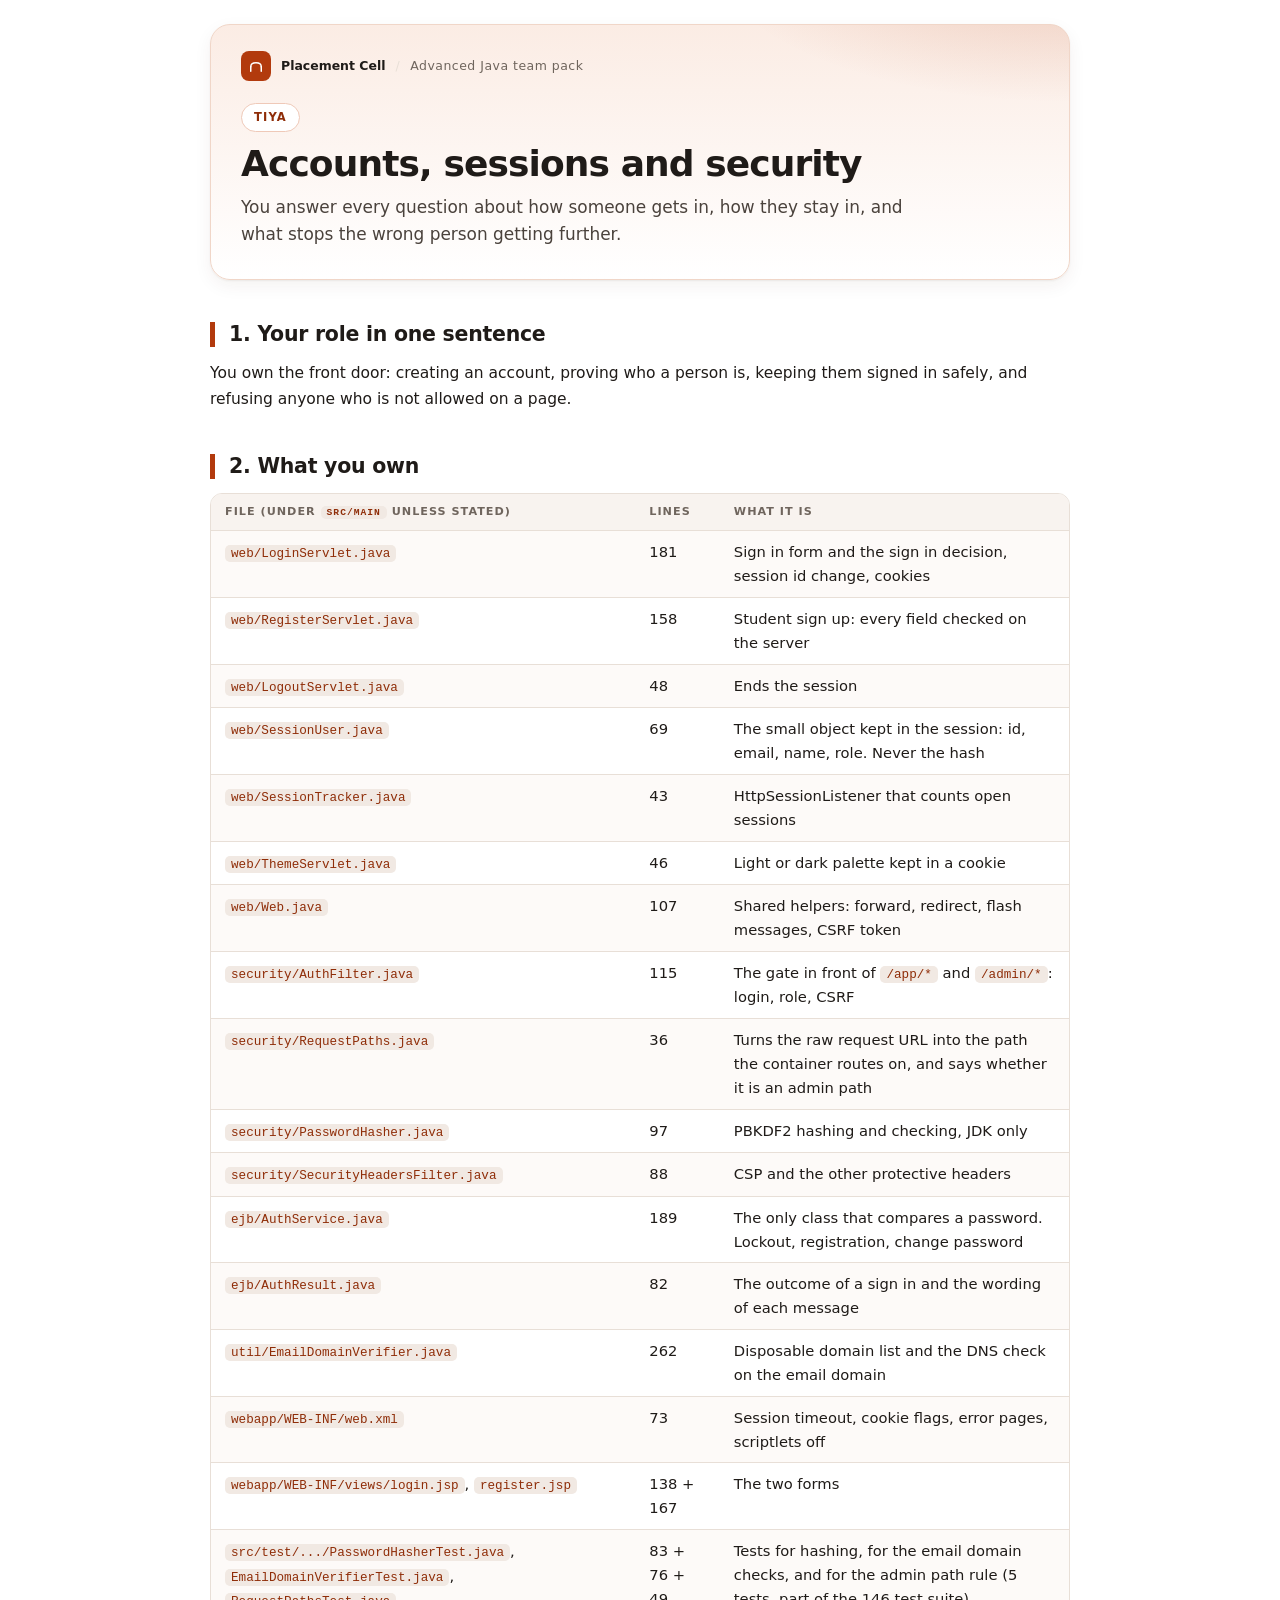
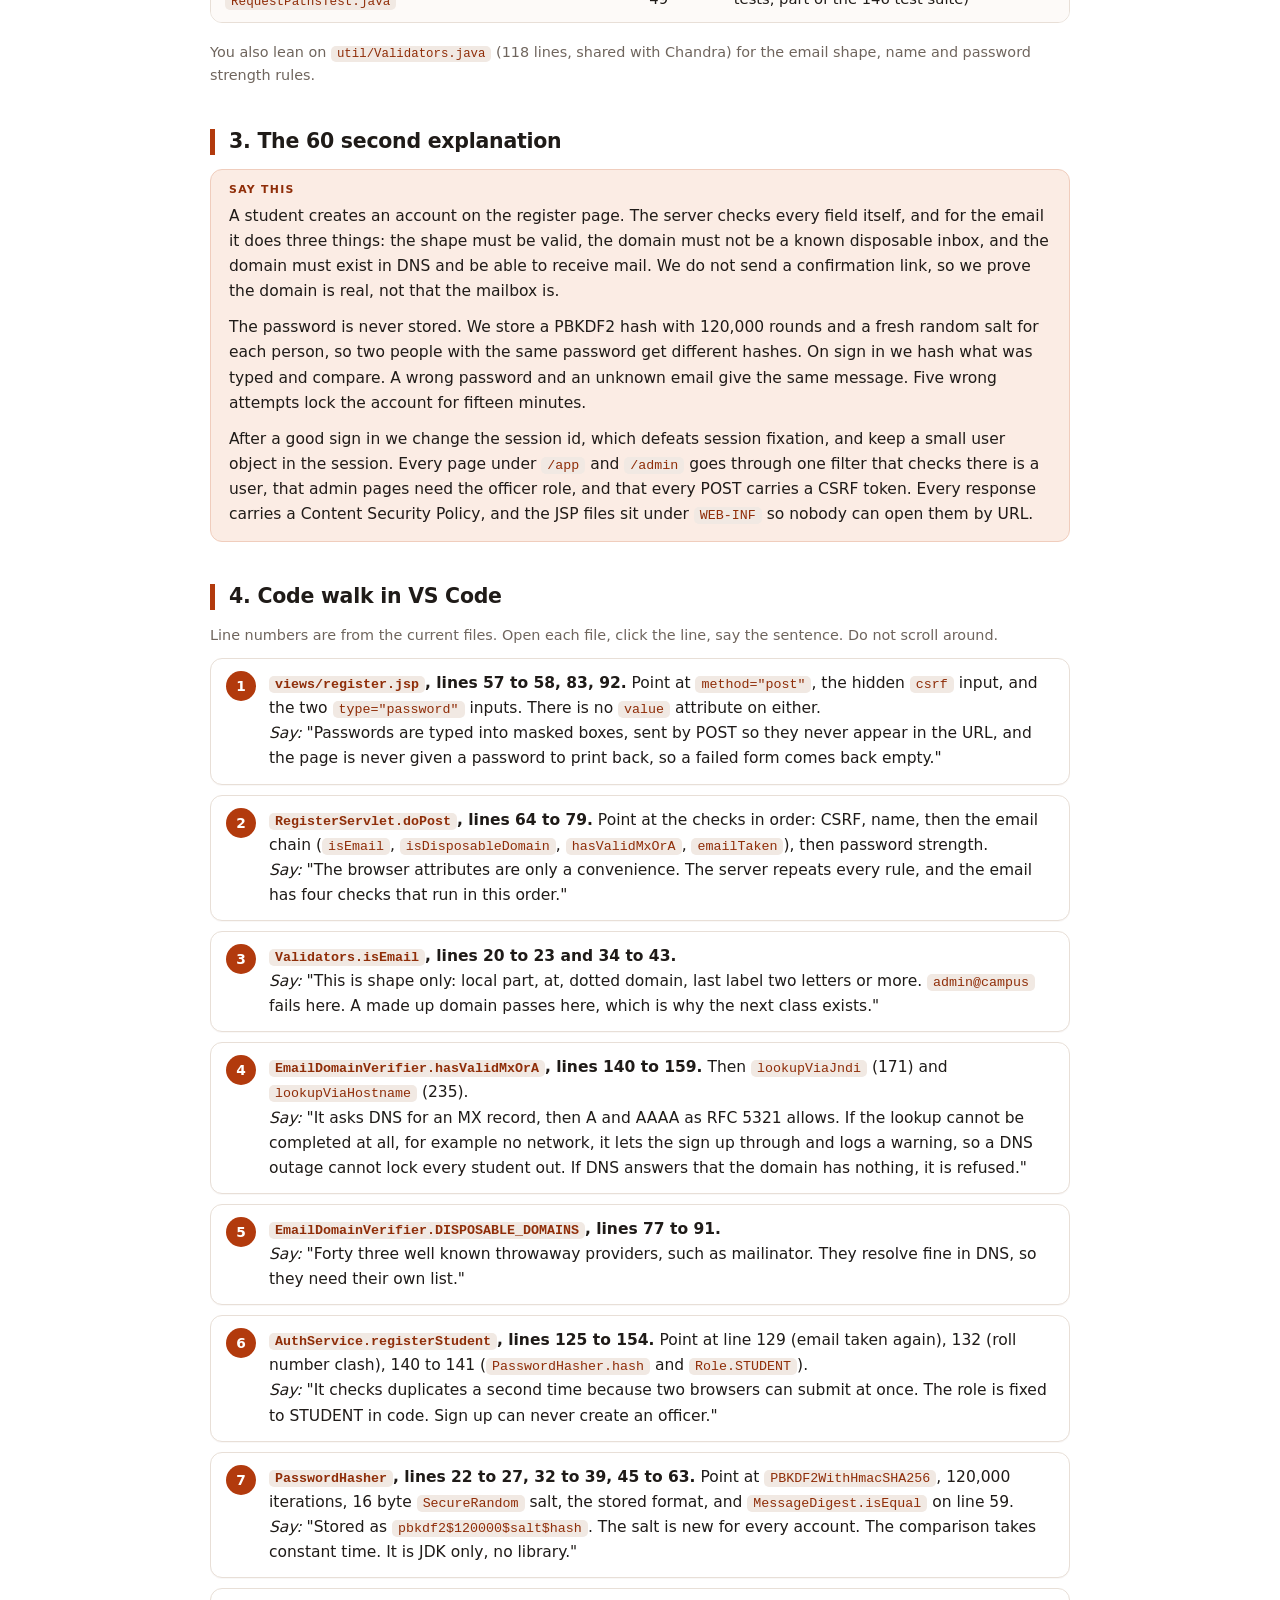
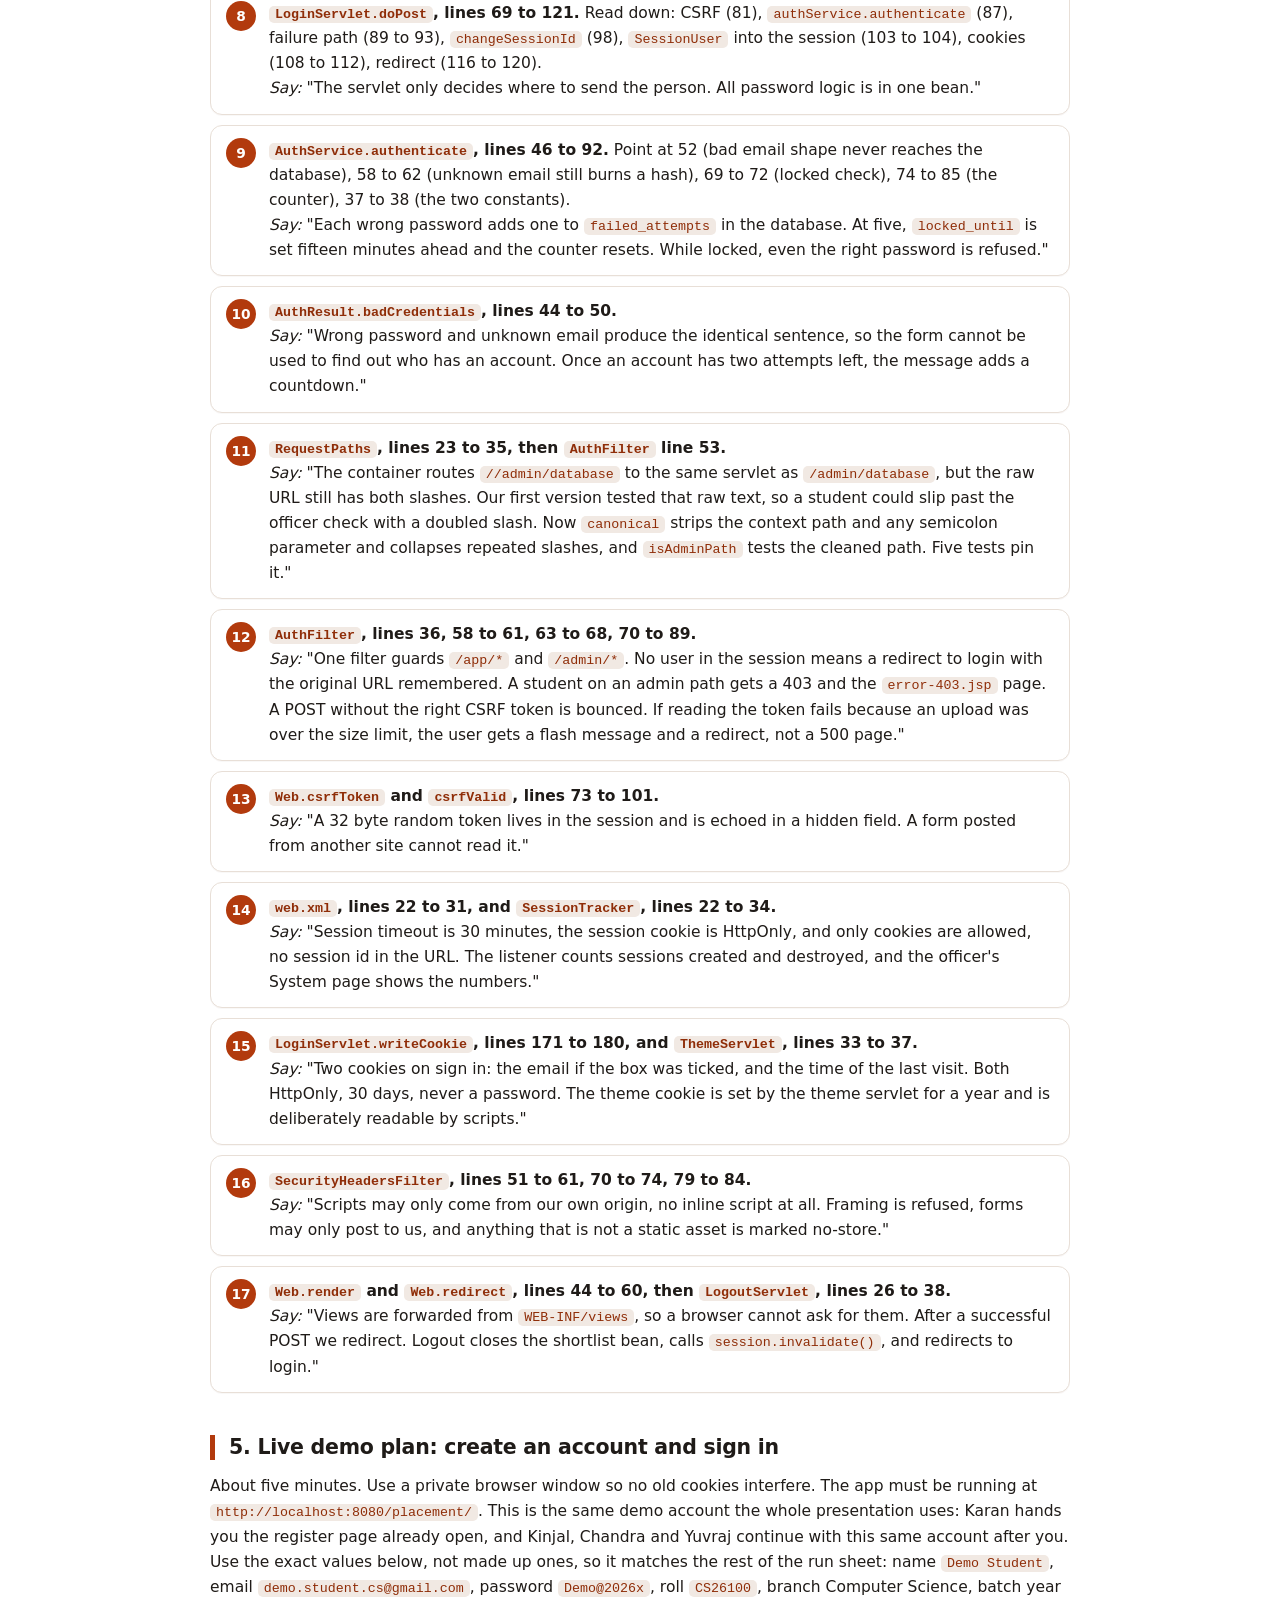
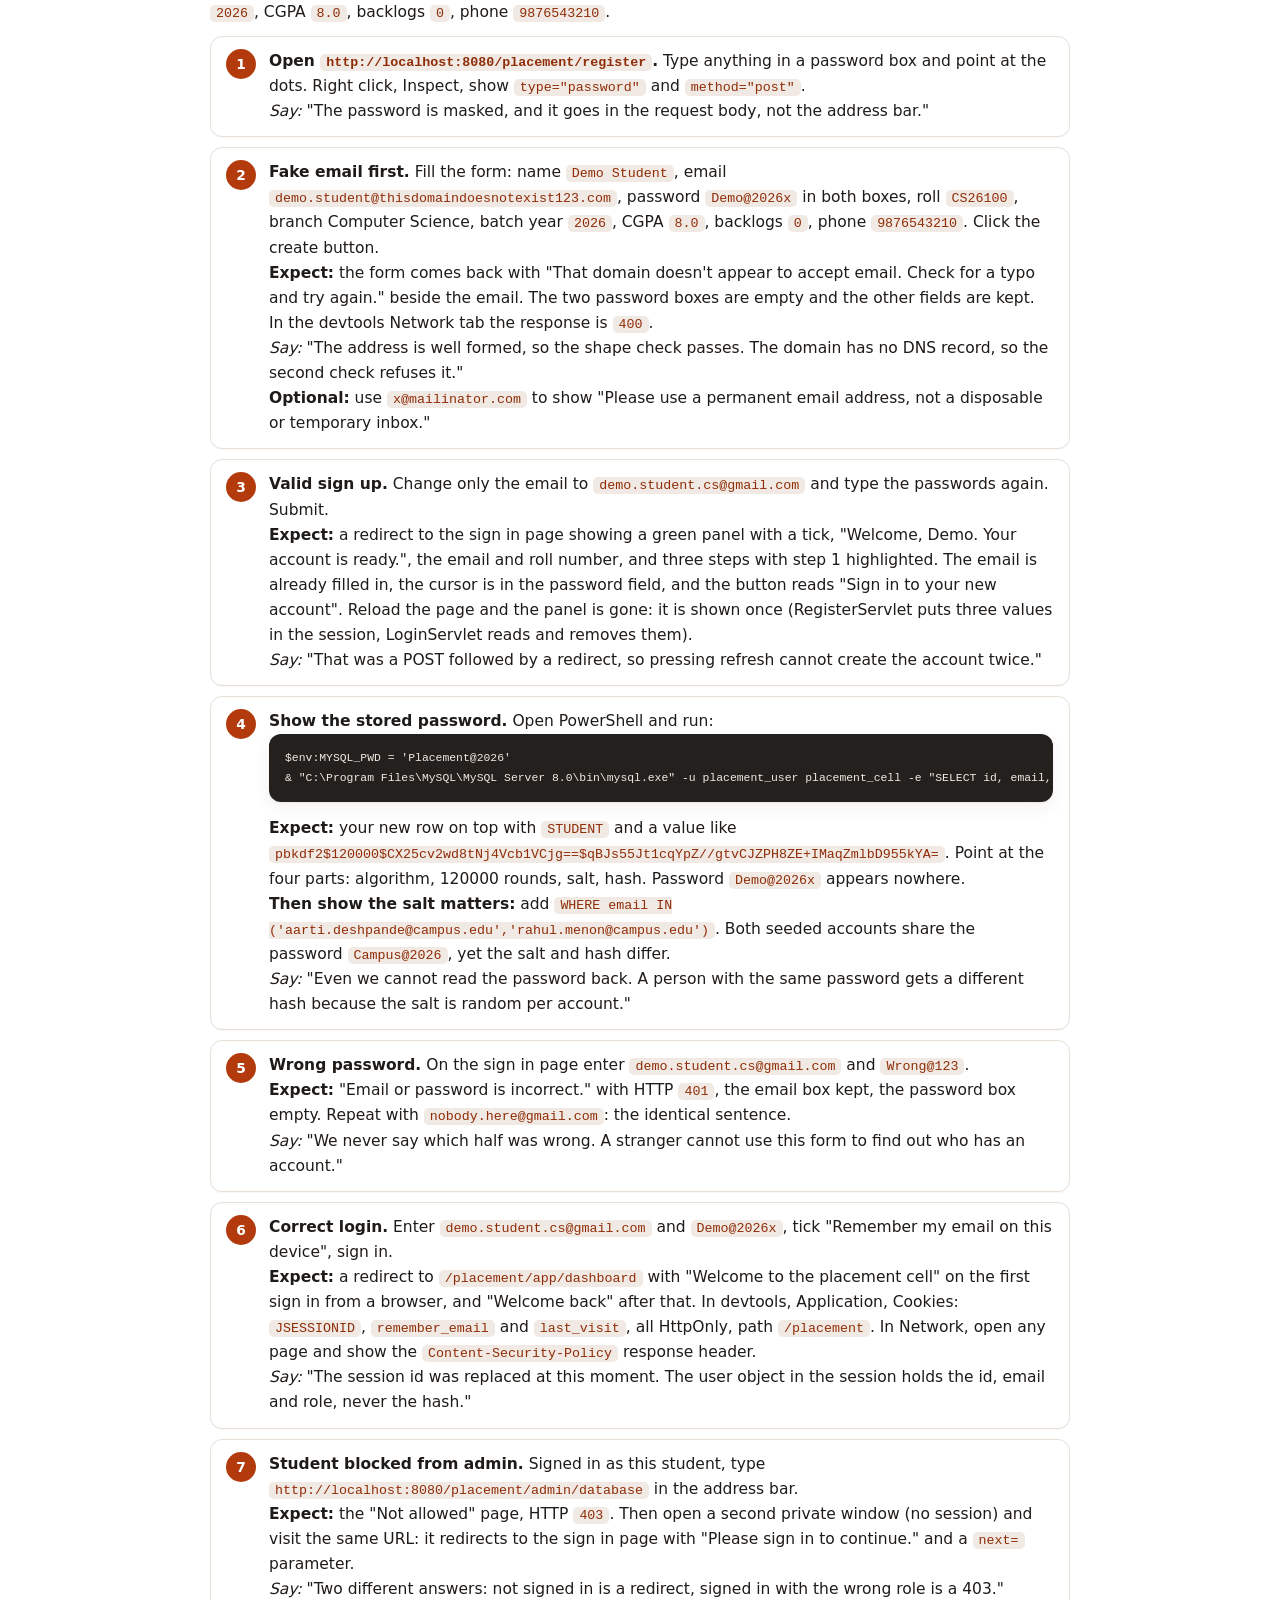
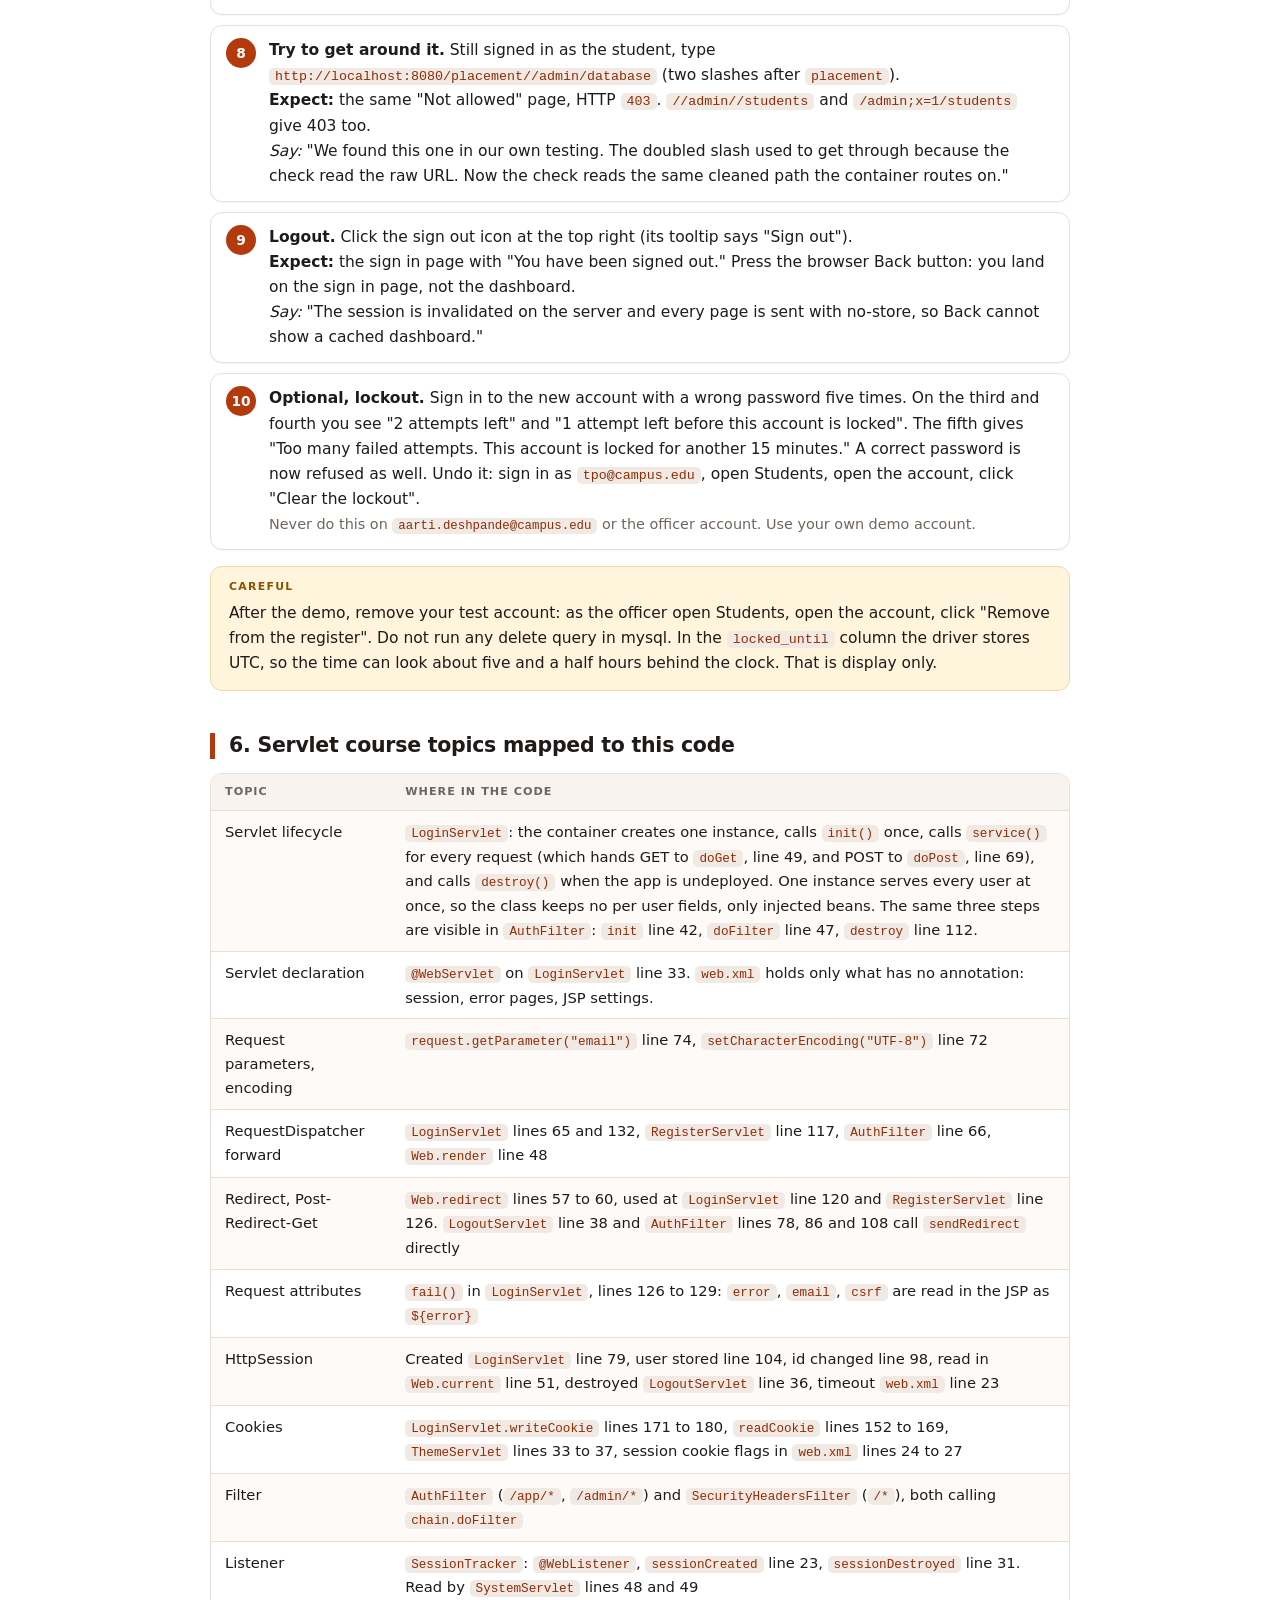
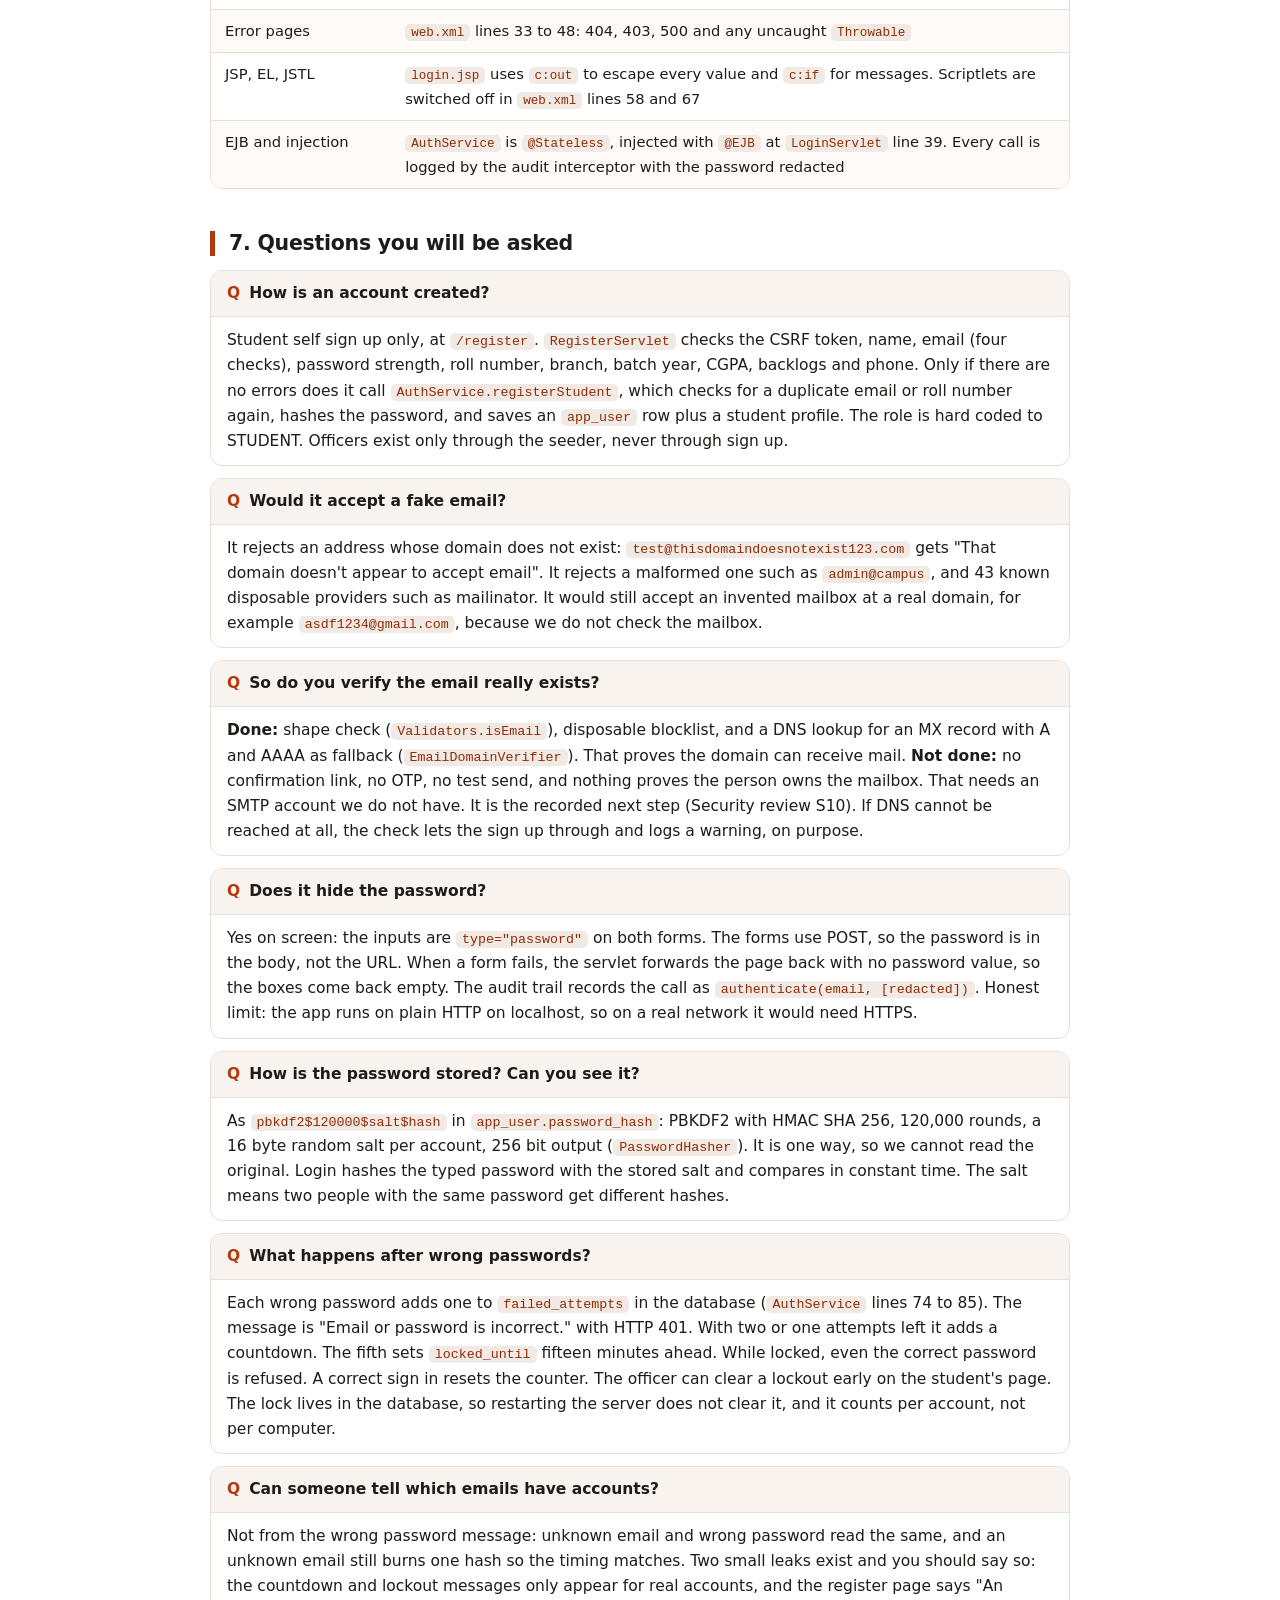
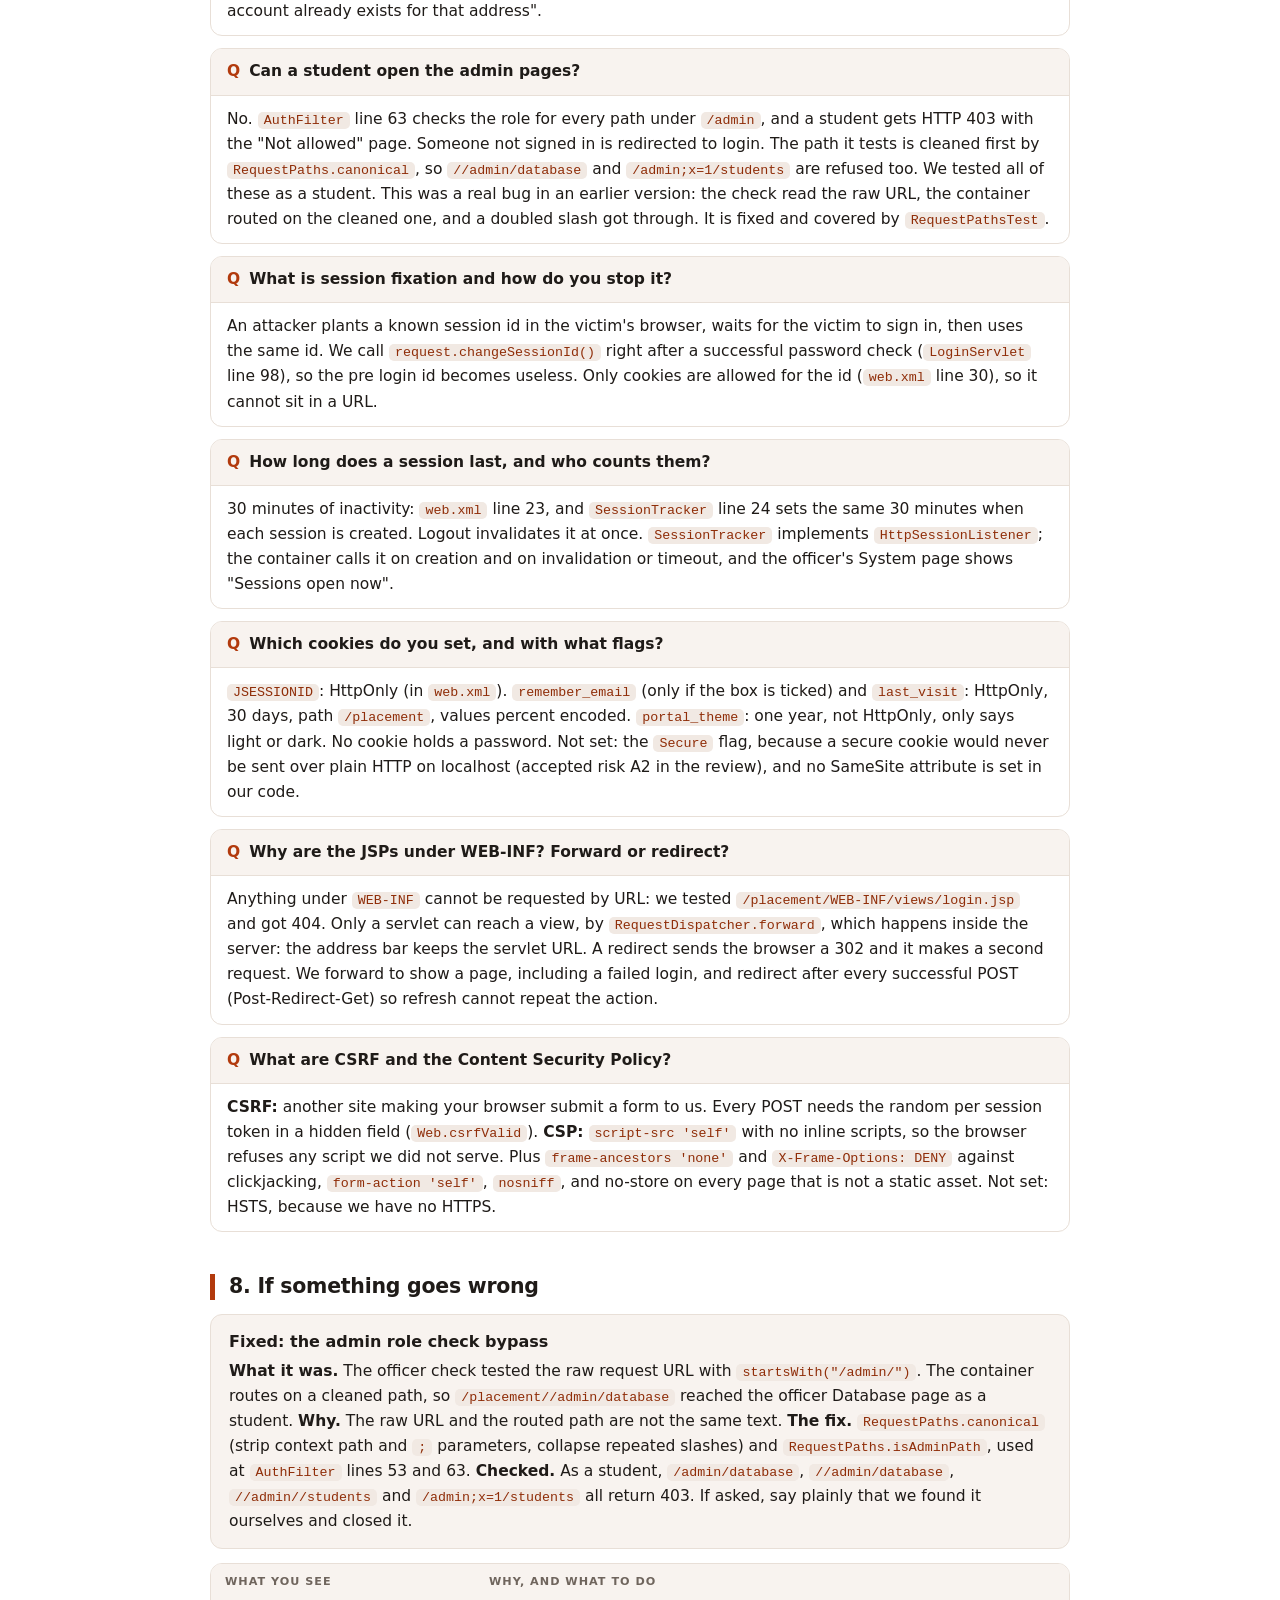
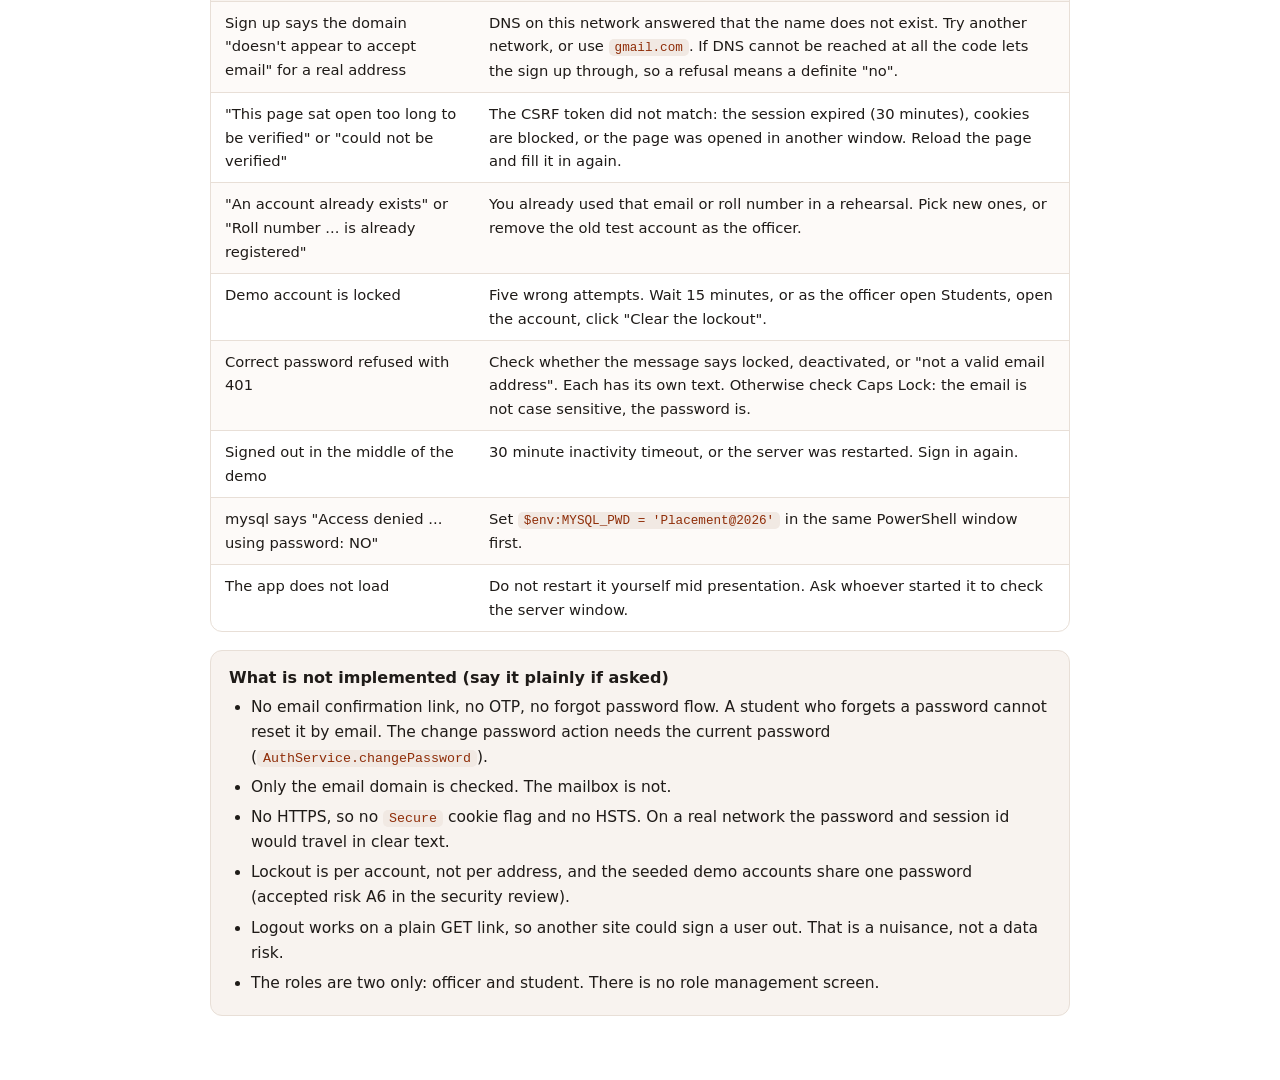
<file: docs/team/03-tiya-auth-security.html>
<!doctype html>
<html lang="en">
<head>
<meta charset="utf-8">
<meta name="viewport" content="width=device-width, initial-scale=1">
<title>Tiya: Accounts and Security</title>
<link rel="stylesheet" href="team.css">
</head>
<body>
<main>

<header class="cover"><div class="cover-inner">
<div class="brandrow"><span class="mark"><svg viewBox="0 0 24 24" aria-hidden="true"><path d="M5 19V13"/><path d="M19 19V13"/><path d="M5 13C5 6 19 6 19 13"/></svg></span><b>Placement Cell</b><span class="dot">/</span><span>Advanced Java team pack</span></div>
<span class="who">Tiya</span>
<h1>Accounts, sessions and security</h1>
<p class="sub">You answer every question about how someone gets in, how they stay in, and what stops the wrong person getting further.</p>
</div></header>

<h2>1. Your role in one sentence</h2>
<p>You own the front door: creating an account, proving who a person is, keeping them signed in safely, and refusing anyone who is not allowed on a page.</p>

<h2>2. What you own</h2>
<table>
  <tr><th>File (under <code>src/main</code> unless stated)</th><th>Lines</th><th>What it is</th></tr>
  <tr><td><code>web/LoginServlet.java</code></td><td>181</td><td>Sign in form and the sign in decision, session id change, cookies</td></tr>
  <tr><td><code>web/RegisterServlet.java</code></td><td>158</td><td>Student sign up: every field checked on the server</td></tr>
  <tr><td><code>web/LogoutServlet.java</code></td><td>48</td><td>Ends the session</td></tr>
  <tr><td><code>web/SessionUser.java</code></td><td>69</td><td>The small object kept in the session: id, email, name, role. Never the hash</td></tr>
  <tr><td><code>web/SessionTracker.java</code></td><td>43</td><td>HttpSessionListener that counts open sessions</td></tr>
  <tr><td><code>web/ThemeServlet.java</code></td><td>46</td><td>Light or dark palette kept in a cookie</td></tr>
  <tr><td><code>web/Web.java</code></td><td>107</td><td>Shared helpers: forward, redirect, flash messages, CSRF token</td></tr>
  <tr><td><code>security/AuthFilter.java</code></td><td>115</td><td>The gate in front of <code>/app/*</code> and <code>/admin/*</code>: login, role, CSRF</td></tr>
  <tr><td><code>security/RequestPaths.java</code></td><td>36</td><td>Turns the raw request URL into the path the container routes on, and says whether it is an admin path</td></tr>
  <tr><td><code>security/PasswordHasher.java</code></td><td>97</td><td>PBKDF2 hashing and checking, JDK only</td></tr>
  <tr><td><code>security/SecurityHeadersFilter.java</code></td><td>88</td><td>CSP and the other protective headers</td></tr>
  <tr><td><code>ejb/AuthService.java</code></td><td>189</td><td>The only class that compares a password. Lockout, registration, change password</td></tr>
  <tr><td><code>ejb/AuthResult.java</code></td><td>82</td><td>The outcome of a sign in and the wording of each message</td></tr>
  <tr><td><code>util/EmailDomainVerifier.java</code></td><td>262</td><td>Disposable domain list and the DNS check on the email domain</td></tr>
  <tr><td><code>webapp/WEB-INF/web.xml</code></td><td>73</td><td>Session timeout, cookie flags, error pages, scriptlets off</td></tr>
  <tr><td><code>webapp/WEB-INF/views/login.jsp</code>, <code>register.jsp</code></td><td>138 + 167</td><td>The two forms</td></tr>
  <tr><td><code>src/test/.../PasswordHasherTest.java</code>, <code>EmailDomainVerifierTest.java</code>, <code>RequestPathsTest.java</code></td><td>83 + 76 + 49</td><td>Tests for hashing, for the email domain checks, and for the admin path rule (5 tests, part of the 146 test suite)</td></tr>
</table>
<p class="note">You also lean on <code>util/Validators.java</code> (118 lines, shared with Chandra) for the email shape, name and password strength rules.</p>

<h2>3. The 60 second explanation</h2>
<div class="say">
  <p>A student creates an account on the register page. The server checks every field itself, and for the email it does three
  things: the shape must be valid, the domain must not be a known disposable inbox, and the domain must exist in DNS and be
  able to receive mail. We do not send a confirmation link, so we prove the domain is real, not that the mailbox is.</p>
  <p>The password is never stored. We store a PBKDF2 hash with 120,000 rounds and a fresh random salt for each person, so two
  people with the same password get different hashes. On sign in we hash what was typed and compare. A wrong password and an
  unknown email give the same message. Five wrong attempts lock the account for fifteen minutes.</p>
  <p>After a good sign in we change the session id, which defeats session fixation, and keep a small user object in the
  session. Every page under <code>/app</code> and <code>/admin</code> goes through one filter that checks there is a user,
  that admin pages need the officer role, and that every POST carries a CSRF token. Every response carries a Content Security
  Policy, and the JSP files sit under <code>WEB-INF</code> so nobody can open them by URL.</p>
</div>

<h2>4. Code walk in VS Code</h2>
<p class="note">Line numbers are from the current files. Open each file, click the line, say the sentence. Do not scroll around.</p>
<ol class="steps">
  <li><b><code>views/register.jsp</code>, lines 57 to 58, 83, 92.</b> Point at <code>method="post"</code>, the hidden <code>csrf</code> input, and the two
      <code>type="password"</code> inputs. There is no <code>value</code> attribute on either.<br>
      <i>Say:</i> "Passwords are typed into masked boxes, sent by POST so they never appear in the URL, and the page is never given a password to print back, so a failed form comes back empty."</li>
  <li><b><code>RegisterServlet.doPost</code>, lines 64 to 79.</b> Point at the checks in order: CSRF, name, then the email chain
      (<code>isEmail</code>, <code>isDisposableDomain</code>, <code>hasValidMxOrA</code>, <code>emailTaken</code>), then password strength.<br>
      <i>Say:</i> "The browser attributes are only a convenience. The server repeats every rule, and the email has four checks that run in this order."</li>
  <li><b><code>Validators.isEmail</code>, lines 20 to 23 and 34 to 43.</b><br>
      <i>Say:</i> "This is shape only: local part, at, dotted domain, last label two letters or more. <code>admin@campus</code> fails here. A made up domain passes here, which is why the next class exists."</li>
  <li><b><code>EmailDomainVerifier.hasValidMxOrA</code>, lines 140 to 159.</b> Then <code>lookupViaJndi</code> (171) and <code>lookupViaHostname</code> (235).<br>
      <i>Say:</i> "It asks DNS for an MX record, then A and AAAA as RFC 5321 allows. If the lookup cannot be completed at all, for example no network, it lets the sign up through and logs a warning, so a DNS outage cannot lock every student out. If DNS answers that the domain has nothing, it is refused."</li>
  <li><b><code>EmailDomainVerifier.DISPOSABLE_DOMAINS</code>, lines 77 to 91.</b><br>
      <i>Say:</i> "Forty three well known throwaway providers, such as mailinator. They resolve fine in DNS, so they need their own list."</li>
  <li><b><code>AuthService.registerStudent</code>, lines 125 to 154.</b> Point at line 129 (email taken again), 132 (roll number clash), 140 to 141 (<code>PasswordHasher.hash</code> and <code>Role.STUDENT</code>).<br>
      <i>Say:</i> "It checks duplicates a second time because two browsers can submit at once. The role is fixed to STUDENT in code. Sign up can never create an officer."</li>
  <li><b><code>PasswordHasher</code>, lines 22 to 27, 32 to 39, 45 to 63.</b> Point at <code>PBKDF2WithHmacSHA256</code>, 120,000 iterations, 16 byte <code>SecureRandom</code> salt, the stored format, and <code>MessageDigest.isEqual</code> on line 59.<br>
      <i>Say:</i> "Stored as <code>pbkdf2$120000$salt$hash</code>. The salt is new for every account. The comparison takes constant time. It is JDK only, no library."</li>
  <li><b><code>LoginServlet.doPost</code>, lines 69 to 121.</b> Read down: CSRF (81), <code>authService.authenticate</code> (87), failure path (89 to 93), <code>changeSessionId</code> (98), <code>SessionUser</code> into the session (103 to 104), cookies (108 to 112), redirect (116 to 120).<br>
      <i>Say:</i> "The servlet only decides where to send the person. All password logic is in one bean."</li>
  <li><b><code>AuthService.authenticate</code>, lines 46 to 92.</b> Point at 52 (bad email shape never reaches the database), 58 to 62 (unknown email still burns a hash), 69 to 72 (locked check), 74 to 85 (the counter), 37 to 38 (the two constants).<br>
      <i>Say:</i> "Each wrong password adds one to <code>failed_attempts</code> in the database. At five, <code>locked_until</code> is set fifteen minutes ahead and the counter resets. While locked, even the right password is refused."</li>
  <li><b><code>AuthResult.badCredentials</code>, lines 44 to 50.</b><br>
      <i>Say:</i> "Wrong password and unknown email produce the identical sentence, so the form cannot be used to find out who has an account. Once an account has two attempts left, the message adds a countdown."</li>
  <li><b><code>RequestPaths</code>, lines 23 to 35, then <code>AuthFilter</code> line 53.</b><br>
      <i>Say:</i> "The container routes <code>//admin/database</code> to the same servlet as <code>/admin/database</code>, but the raw URL still has both slashes. Our first version tested that raw text, so a student could slip past the officer check with a doubled slash. Now <code>canonical</code> strips the context path and any semicolon parameter and collapses repeated slashes, and <code>isAdminPath</code> tests the cleaned path. Five tests pin it."</li>
  <li><b><code>AuthFilter</code>, lines 36, 58 to 61, 63 to 68, 70 to 89.</b><br>
      <i>Say:</i> "One filter guards <code>/app/*</code> and <code>/admin/*</code>. No user in the session means a redirect to login with the original URL remembered. A student on an admin path gets a 403 and the <code>error-403.jsp</code> page. A POST without the right CSRF token is bounced. If reading the token fails because an upload was over the size limit, the user gets a flash message and a redirect, not a 500 page."</li>
  <li><b><code>Web.csrfToken</code> and <code>csrfValid</code>, lines 73 to 101.</b><br>
      <i>Say:</i> "A 32 byte random token lives in the session and is echoed in a hidden field. A form posted from another site cannot read it."</li>
  <li><b><code>web.xml</code>, lines 22 to 31, and <code>SessionTracker</code>, lines 22 to 34.</b><br>
      <i>Say:</i> "Session timeout is 30 minutes, the session cookie is HttpOnly, and only cookies are allowed, no session id in the URL. The listener counts sessions created and destroyed, and the officer's System page shows the numbers."</li>
  <li><b><code>LoginServlet.writeCookie</code>, lines 171 to 180, and <code>ThemeServlet</code>, lines 33 to 37.</b><br>
      <i>Say:</i> "Two cookies on sign in: the email if the box was ticked, and the time of the last visit. Both HttpOnly, 30 days, never a password. The theme cookie is set by the theme servlet for a year and is deliberately readable by scripts."</li>
  <li><b><code>SecurityHeadersFilter</code>, lines 51 to 61, 70 to 74, 79 to 84.</b><br>
      <i>Say:</i> "Scripts may only come from our own origin, no inline script at all. Framing is refused, forms may only post to us, and anything that is not a static asset is marked no-store."</li>
  <li><b><code>Web.render</code> and <code>Web.redirect</code>, lines 44 to 60, then <code>LogoutServlet</code>, lines 26 to 38.</b><br>
      <i>Say:</i> "Views are forwarded from <code>WEB-INF/views</code>, so a browser cannot ask for them. After a successful POST we redirect. Logout closes the shortlist bean, calls <code>session.invalidate()</code>, and redirects to login."</li>
</ol>

<h2>5. Live demo plan: create an account and sign in</h2>
<p>About five minutes. Use a private browser window so no old cookies interfere. The app must be running at
<code>http://localhost:8080/placement/</code>. This is the same demo account the whole presentation uses: Karan hands
you the register page already open, and Kinjal, Chandra and Yuvraj continue with this same account after you. Use the
exact values below, not made up ones, so it matches the rest of the run sheet: name <code>Demo Student</code>,
email <code>demo.student.cs@gmail.com</code>, password <code>Demo@2026x</code>, roll <code>CS26100</code>,
branch Computer Science, batch year <code>2026</code>, CGPA <code>8.0</code>, backlogs <code>0</code>,
phone <code>9876543210</code>.</p>

<ol class="steps">
  <li><b>Open <code>http://localhost:8080/placement/register</code>.</b> Type anything in a password box and point at the dots.
      Right click, Inspect, show <code>type="password"</code> and <code>method="post"</code>.
      <br><i>Say:</i> "The password is masked, and it goes in the request body, not the address bar."</li>
  <li><b>Fake email first.</b> Fill the form: name <code>Demo Student</code>, email <code>demo.student@thisdomaindoesnotexist123.com</code>,
      password <code>Demo@2026x</code> in both boxes, roll <code>CS26100</code>, branch Computer Science, batch year <code>2026</code>, CGPA <code>8.0</code>,
      backlogs <code>0</code>, phone <code>9876543210</code>. Click the create button.
      <br><b>Expect:</b> the form comes back with "That domain doesn't appear to accept email. Check for a typo and try again." beside the email.
      The two password boxes are empty and the other fields are kept. In the devtools Network tab the response is <code>400</code>.
      <br><i>Say:</i> "The address is well formed, so the shape check passes. The domain has no DNS record, so the second check refuses it."
      <br><b>Optional:</b> use <code>x@mailinator.com</code> to show "Please use a permanent email address, not a disposable or temporary inbox."</li>
  <li><b>Valid sign up.</b> Change only the email to <code>demo.student.cs@gmail.com</code> and type the passwords again. Submit.
      <br><b>Expect:</b> a redirect to the sign in page showing a green panel with a tick, "Welcome, Demo. Your account is ready.", the email and roll number, and three steps with step 1 highlighted. The email is already filled in, the cursor is in the password field, and the button reads "Sign in to your new account". Reload the page and the panel is gone: it is shown once (RegisterServlet puts three values in the session, LoginServlet reads and removes them).
      <br><i>Say:</i> "That was a POST followed by a redirect, so pressing refresh cannot create the account twice."</li>
  <li><b>Show the stored password.</b> Open PowerShell and run:
<pre><code>$env:MYSQL_PWD = 'Placement@2026'
&amp; "C:\Program Files\MySQL\MySQL Server 8.0\bin\mysql.exe" -u placement_user placement_cell -e "SELECT id, email, user_role, password_hash FROM app_user ORDER BY id DESC LIMIT 3;"</code></pre>
      <b>Expect:</b> your new row on top with <code>STUDENT</code> and a value like
      <code>pbkdf2$120000$CX25cv2wd8tNj4Vcb1VCjg==$qBJs55Jt1cqYpZ//gtvCJZPH8ZE+IMaqZmlbD955kYA=</code>.
      Point at the four parts: algorithm, 120000 rounds, salt, hash. Password <code>Demo@2026x</code> appears nowhere.
      <br><b>Then show the salt matters:</b> add <code>WHERE email IN ('aarti.deshpande@campus.edu','rahul.menon@campus.edu')</code>.
      Both seeded accounts share the password <code>Campus@2026</code>, yet the salt and hash differ.
      <br><i>Say:</i> "Even we cannot read the password back. A person with the same password gets a different hash because the salt is random per account."</li>
  <li><b>Wrong password.</b> On the sign in page enter <code>demo.student.cs@gmail.com</code> and <code>Wrong@123</code>.
      <br><b>Expect:</b> "Email or password is incorrect." with HTTP <code>401</code>, the email box kept, the password box empty.
      Repeat with <code>nobody.here@gmail.com</code>: the identical sentence.
      <br><i>Say:</i> "We never say which half was wrong. A stranger cannot use this form to find out who has an account."</li>
  <li><b>Correct login.</b> Enter <code>demo.student.cs@gmail.com</code> and <code>Demo@2026x</code>, tick "Remember my email on this device", sign in.
      <br><b>Expect:</b> a redirect to <code>/placement/app/dashboard</code> with "Welcome to the placement cell" on the first sign in from a browser, and "Welcome back" after that. In devtools, Application, Cookies: <code>JSESSIONID</code>,
      <code>remember_email</code> and <code>last_visit</code>, all HttpOnly, path <code>/placement</code>. In Network, open any page and show the
      <code>Content-Security-Policy</code> response header.
      <br><i>Say:</i> "The session id was replaced at this moment. The user object in the session holds the id, email and role, never the hash."</li>
  <li><b>Student blocked from admin.</b> Signed in as this student, type <code>http://localhost:8080/placement/admin/database</code> in the address bar.
      <br><b>Expect:</b> the "Not allowed" page, HTTP <code>403</code>. Then open a second private window (no session) and visit the same URL:
      it redirects to the sign in page with "Please sign in to continue." and a <code>next=</code> parameter.
      <br><i>Say:</i> "Two different answers: not signed in is a redirect, signed in with the wrong role is a 403."
      </li>
  <li><b>Try to get around it.</b> Still signed in as the student, type <code>http://localhost:8080/placement//admin/database</code> (two slashes after <code>placement</code>).
      <br><b>Expect:</b> the same "Not allowed" page, HTTP <code>403</code>. <code>//admin//students</code> and <code>/admin;x=1/students</code> give 403 too.
      <br><i>Say:</i> "We found this one in our own testing. The doubled slash used to get through because the check read the raw URL. Now the check reads the same cleaned path the container routes on."</li>
  <li><b>Logout.</b> Click the sign out icon at the top right (its tooltip says "Sign out").
      <br><b>Expect:</b> the sign in page with "You have been signed out." Press the browser Back button: you land on the sign in page, not the dashboard.
      <br><i>Say:</i> "The session is invalidated on the server and every page is sent with no-store, so Back cannot show a cached dashboard."</li>
  <li><b>Optional, lockout.</b> Sign in to the new account with a wrong password five times. On the third and fourth you see
      "2 attempts left" and "1 attempt left before this account is locked". The fifth gives "Too many failed attempts. This account is locked for another 15 minutes."
      A correct password is now refused as well. Undo it: sign in as <code>tpo@campus.edu</code>, open Students, open the account, click "Clear the lockout".
      <br><span class="note">Never do this on <code>aarti.deshpande@campus.edu</code> or the officer account. Use your own demo account.</span></li>
</ol>

<div class="warn">
  <p>After the demo, remove your test account: as the officer open Students, open the account, click "Remove from the register". Do not run any delete query in mysql. In the
  <code>locked_until</code> column the driver stores UTC, so the time can look about five and a half hours behind the clock. That is display only.</p>
</div>

<h2>6. Servlet course topics mapped to this code</h2>
<table>
  <tr><th>Topic</th><th>Where in the code</th></tr>
  <tr><td>Servlet lifecycle</td><td><code>LoginServlet</code>: the container creates one instance, calls <code>init()</code> once, calls <code>service()</code> for every request (which hands GET to <code>doGet</code>, line 49, and POST to <code>doPost</code>, line 69), and calls <code>destroy()</code> when the app is undeployed. One instance serves every user at once, so the class keeps no per user fields, only injected beans. The same three steps are visible in <code>AuthFilter</code>: <code>init</code> line 42, <code>doFilter</code> line 47, <code>destroy</code> line 112.</td></tr>
  <tr><td>Servlet declaration</td><td><code>@WebServlet</code> on <code>LoginServlet</code> line 33. <code>web.xml</code> holds only what has no annotation: session, error pages, JSP settings.</td></tr>
  <tr><td>Request parameters, encoding</td><td><code>request.getParameter("email")</code> line 74, <code>setCharacterEncoding("UTF-8")</code> line 72</td></tr>
  <tr><td>RequestDispatcher forward</td><td><code>LoginServlet</code> lines 65 and 132, <code>RegisterServlet</code> line 117, <code>AuthFilter</code> line 66, <code>Web.render</code> line 48</td></tr>
  <tr><td>Redirect, Post-Redirect-Get</td><td><code>Web.redirect</code> lines 57 to 60, used at <code>LoginServlet</code> line 120 and <code>RegisterServlet</code> line 126. <code>LogoutServlet</code> line 38 and <code>AuthFilter</code> lines 78, 86 and 108 call <code>sendRedirect</code> directly</td></tr>
  <tr><td>Request attributes</td><td><code>fail()</code> in <code>LoginServlet</code>, lines 126 to 129: <code>error</code>, <code>email</code>, <code>csrf</code> are read in the JSP as <code>${error}</code></td></tr>
  <tr><td>HttpSession</td><td>Created <code>LoginServlet</code> line 79, user stored line 104, id changed line 98, read in <code>Web.current</code> line 51, destroyed <code>LogoutServlet</code> line 36, timeout <code>web.xml</code> line 23</td></tr>
  <tr><td>Cookies</td><td><code>LoginServlet.writeCookie</code> lines 171 to 180, <code>readCookie</code> lines 152 to 169, <code>ThemeServlet</code> lines 33 to 37, session cookie flags in <code>web.xml</code> lines 24 to 27</td></tr>
  <tr><td>Filter</td><td><code>AuthFilter</code> (<code>/app/*</code>, <code>/admin/*</code>) and <code>SecurityHeadersFilter</code> (<code>/*</code>), both calling <code>chain.doFilter</code></td></tr>
  <tr><td>Listener</td><td><code>SessionTracker</code>: <code>@WebListener</code>, <code>sessionCreated</code> line 23, <code>sessionDestroyed</code> line 31. Read by <code>SystemServlet</code> lines 48 and 49</td></tr>
  <tr><td>Error pages</td><td><code>web.xml</code> lines 33 to 48: 404, 403, 500 and any uncaught <code>Throwable</code></td></tr>
  <tr><td>JSP, EL, JSTL</td><td><code>login.jsp</code> uses <code>c:out</code> to escape every value and <code>c:if</code> for messages. Scriptlets are switched off in <code>web.xml</code> lines 58 and 67</td></tr>
  <tr><td>EJB and injection</td><td><code>AuthService</code> is <code>@Stateless</code>, injected with <code>@EJB</code> at <code>LoginServlet</code> line 39. Every call is logged by the audit interceptor with the password redacted</td></tr>
</table>

<h2>7. Questions you will be asked</h2>

<div class="qa">
  <p class="q">How is an account created?</p>
  <p class="a">Student self sign up only, at <code>/register</code>. <code>RegisterServlet</code> checks the CSRF token, name, email (four checks), password strength, roll number, branch, batch year, CGPA, backlogs and phone. Only if there are no errors does it call <code>AuthService.registerStudent</code>, which checks for a duplicate email or roll number again, hashes the password, and saves an <code>app_user</code> row plus a student profile. The role is hard coded to STUDENT. Officers exist only through the seeder, never through sign up.</p>
</div>

<div class="qa">
  <p class="q">Would it accept a fake email?</p>
  <p class="a">It rejects an address whose domain does not exist: <code>test@thisdomaindoesnotexist123.com</code> gets "That domain doesn't appear to accept email". It rejects a malformed one such as <code>admin@campus</code>, and 43 known disposable providers such as mailinator. It would still accept an invented mailbox at a real domain, for example <code>asdf1234@gmail.com</code>, because we do not check the mailbox.</p>
</div>

<div class="qa">
  <p class="q">So do you verify the email really exists?</p>
  <p class="a"><b>Done:</b> shape check (<code>Validators.isEmail</code>), disposable blocklist, and a DNS lookup for an MX record with A and AAAA as fallback (<code>EmailDomainVerifier</code>). That proves the domain can receive mail. <b>Not done:</b> no confirmation link, no OTP, no test send, and nothing proves the person owns the mailbox. That needs an SMTP account we do not have. It is the recorded next step (Security review S10). If DNS cannot be reached at all, the check lets the sign up through and logs a warning, on purpose.</p>
</div>

<div class="qa">
  <p class="q">Does it hide the password?</p>
  <p class="a">Yes on screen: the inputs are <code>type="password"</code> on both forms. The forms use POST, so the password is in the body, not the URL. When a form fails, the servlet forwards the page back with no password value, so the boxes come back empty. The audit trail records the call as <code>authenticate(email, [redacted])</code>. Honest limit: the app runs on plain HTTP on localhost, so on a real network it would need HTTPS.</p>
</div>

<div class="qa">
  <p class="q">How is the password stored? Can you see it?</p>
  <p class="a">As <code>pbkdf2$120000$salt$hash</code> in <code>app_user.password_hash</code>: PBKDF2 with HMAC SHA 256, 120,000 rounds, a 16 byte random salt per account, 256 bit output (<code>PasswordHasher</code>). It is one way, so we cannot read the original. Login hashes the typed password with the stored salt and compares in constant time. The salt means two people with the same password get different hashes.</p>
</div>

<div class="qa">
  <p class="q">What happens after wrong passwords?</p>
  <p class="a">Each wrong password adds one to <code>failed_attempts</code> in the database (<code>AuthService</code> lines 74 to 85). The message is "Email or password is incorrect." with HTTP 401. With two or one attempts left it adds a countdown. The fifth sets <code>locked_until</code> fifteen minutes ahead. While locked, even the correct password is refused. A correct sign in resets the counter. The officer can clear a lockout early on the student's page. The lock lives in the database, so restarting the server does not clear it, and it counts per account, not per computer.</p>
</div>

<div class="qa">
  <p class="q">Can someone tell which emails have accounts?</p>
  <p class="a">Not from the wrong password message: unknown email and wrong password read the same, and an unknown email still burns one hash so the timing matches. Two small leaks exist and you should say so: the countdown and lockout messages only appear for real accounts, and the register page says "An account already exists for that address".</p>
</div>

<div class="qa">
  <p class="q">Can a student open the admin pages?</p>
  <p class="a">No. <code>AuthFilter</code> line 63 checks the role for every path under <code>/admin</code>, and a student gets HTTP 403 with the "Not allowed" page. Someone not signed in is redirected to login. The path it tests is cleaned first by <code>RequestPaths.canonical</code>, so <code>//admin/database</code> and <code>/admin;x=1/students</code> are refused too. We tested all of these as a student. This was a real bug in an earlier version: the check read the raw URL, the container routed on the cleaned one, and a doubled slash got through. It is fixed and covered by <code>RequestPathsTest</code>.</p>
</div>

<div class="qa">
  <p class="q">What is session fixation and how do you stop it?</p>
  <p class="a">An attacker plants a known session id in the victim's browser, waits for the victim to sign in, then uses the same id. We call <code>request.changeSessionId()</code> right after a successful password check (<code>LoginServlet</code> line 98), so the pre login id becomes useless. Only cookies are allowed for the id (<code>web.xml</code> line 30), so it cannot sit in a URL.</p>
</div>

<div class="qa">
  <p class="q">How long does a session last, and who counts them?</p>
  <p class="a">30 minutes of inactivity: <code>web.xml</code> line 23, and <code>SessionTracker</code> line 24 sets the same 30 minutes when each session is created. Logout invalidates it at once. <code>SessionTracker</code> implements <code>HttpSessionListener</code>; the container calls it on creation and on invalidation or timeout, and the officer's System page shows "Sessions open now".</p>
</div>

<div class="qa">
  <p class="q">Which cookies do you set, and with what flags?</p>
  <p class="a"><code>JSESSIONID</code>: HttpOnly (in <code>web.xml</code>). <code>remember_email</code> (only if the box is ticked) and <code>last_visit</code>: HttpOnly, 30 days, path <code>/placement</code>, values percent encoded. <code>portal_theme</code>: one year, not HttpOnly, only says light or dark. No cookie holds a password. Not set: the <code>Secure</code> flag, because a secure cookie would never be sent over plain HTTP on localhost (accepted risk A2 in the review), and no SameSite attribute is set in our code.</p>
</div>

<div class="qa">
  <p class="q">Why are the JSPs under WEB-INF? Forward or redirect?</p>
  <p class="a">Anything under <code>WEB-INF</code> cannot be requested by URL: we tested <code>/placement/WEB-INF/views/login.jsp</code> and got 404. Only a servlet can reach a view, by <code>RequestDispatcher.forward</code>, which happens inside the server: the address bar keeps the servlet URL. A redirect sends the browser a 302 and it makes a second request. We forward to show a page, including a failed login, and redirect after every successful POST (Post-Redirect-Get) so refresh cannot repeat the action.</p>
</div>

<div class="qa">
  <p class="q">What are CSRF and the Content Security Policy?</p>
  <p class="a"><b>CSRF:</b> another site making your browser submit a form to us. Every POST needs the random per session token in a hidden field (<code>Web.csrfValid</code>). <b>CSP:</b> <code>script-src 'self'</code> with no inline scripts, so the browser refuses any script we did not serve. Plus <code>frame-ancestors 'none'</code> and <code>X-Frame-Options: DENY</code> against clickjacking, <code>form-action 'self'</code>, <code>nosniff</code>, and no-store on every page that is not a static asset. Not set: HSTS, because we have no HTTPS.</p>
</div>

<h2>8. If something goes wrong</h2>

<div class="card">
  <h3>Fixed: the admin role check bypass</h3>
  <p><b>What it was.</b> The officer check tested the raw request URL with <code>startsWith("/admin/")</code>. The container routes on a cleaned path, so
  <code>/placement//admin/database</code> reached the officer Database page as a student. <b>Why.</b> The raw URL and the routed path are not the same text.
  <b>The fix.</b> <code>RequestPaths.canonical</code> (strip context path and <code>;</code> parameters, collapse repeated slashes) and <code>RequestPaths.isAdminPath</code>,
  used at <code>AuthFilter</code> lines 53 and 63. <b>Checked.</b> As a student, <code>/admin/database</code>, <code>//admin/database</code>, <code>//admin//students</code> and
  <code>/admin;x=1/students</code> all return 403. If asked, say plainly that we found it ourselves and closed it.</p>
</div>

<table>
  <tr><th>What you see</th><th>Why, and what to do</th></tr>
  <tr><td>Sign up says the domain "doesn't appear to accept email" for a real address</td><td>DNS on this network answered that the name does not exist. Try another network, or use <code>gmail.com</code>. If DNS cannot be reached at all the code lets the sign up through, so a refusal means a definite "no".</td></tr>
  <tr><td>"This page sat open too long to be verified" or "could not be verified"</td><td>The CSRF token did not match: the session expired (30 minutes), cookies are blocked, or the page was opened in another window. Reload the page and fill it in again.</td></tr>
  <tr><td>"An account already exists" or "Roll number ... is already registered"</td><td>You already used that email or roll number in a rehearsal. Pick new ones, or remove the old test account as the officer.</td></tr>
  <tr><td>Demo account is locked</td><td>Five wrong attempts. Wait 15 minutes, or as the officer open Students, open the account, click "Clear the lockout".</td></tr>
  <tr><td>Correct password refused with 401</td><td>Check whether the message says locked, deactivated, or "not a valid email address". Each has its own text. Otherwise check Caps Lock: the email is not case sensitive, the password is.</td></tr>
  <tr><td>Signed out in the middle of the demo</td><td>30 minute inactivity timeout, or the server was restarted. Sign in again.</td></tr>
  <tr><td>mysql says "Access denied ... using password: NO"</td><td>Set <code>$env:MYSQL_PWD = 'Placement@2026'</code> in the same PowerShell window first.</td></tr>
  <tr><td>The app does not load</td><td>Do not restart it yourself mid presentation. Ask whoever started it to check the server window.</td></tr>
</table>

<div class="card">
  <h3>What is not implemented (say it plainly if asked)</h3>
  <ul>
    <li>No email confirmation link, no OTP, no forgot password flow. A student who forgets a password cannot reset it by email. The change password action needs the current password (<code>AuthService.changePassword</code>).</li>
    <li>Only the email domain is checked. The mailbox is not.</li>
    <li>No HTTPS, so no <code>Secure</code> cookie flag and no HSTS. On a real network the password and session id would travel in clear text.</li>
    <li>Lockout is per account, not per address, and the seeded demo accounts share one password (accepted risk A6 in the security review).</li>
    <li>Logout works on a plain GET link, so another site could sign a user out. That is a nuisance, not a data risk.</li>
    <li>The roles are two only: officer and student. There is no role management screen.</li>
  </ul>
</div>

</main>
</body>
</html>
</file>
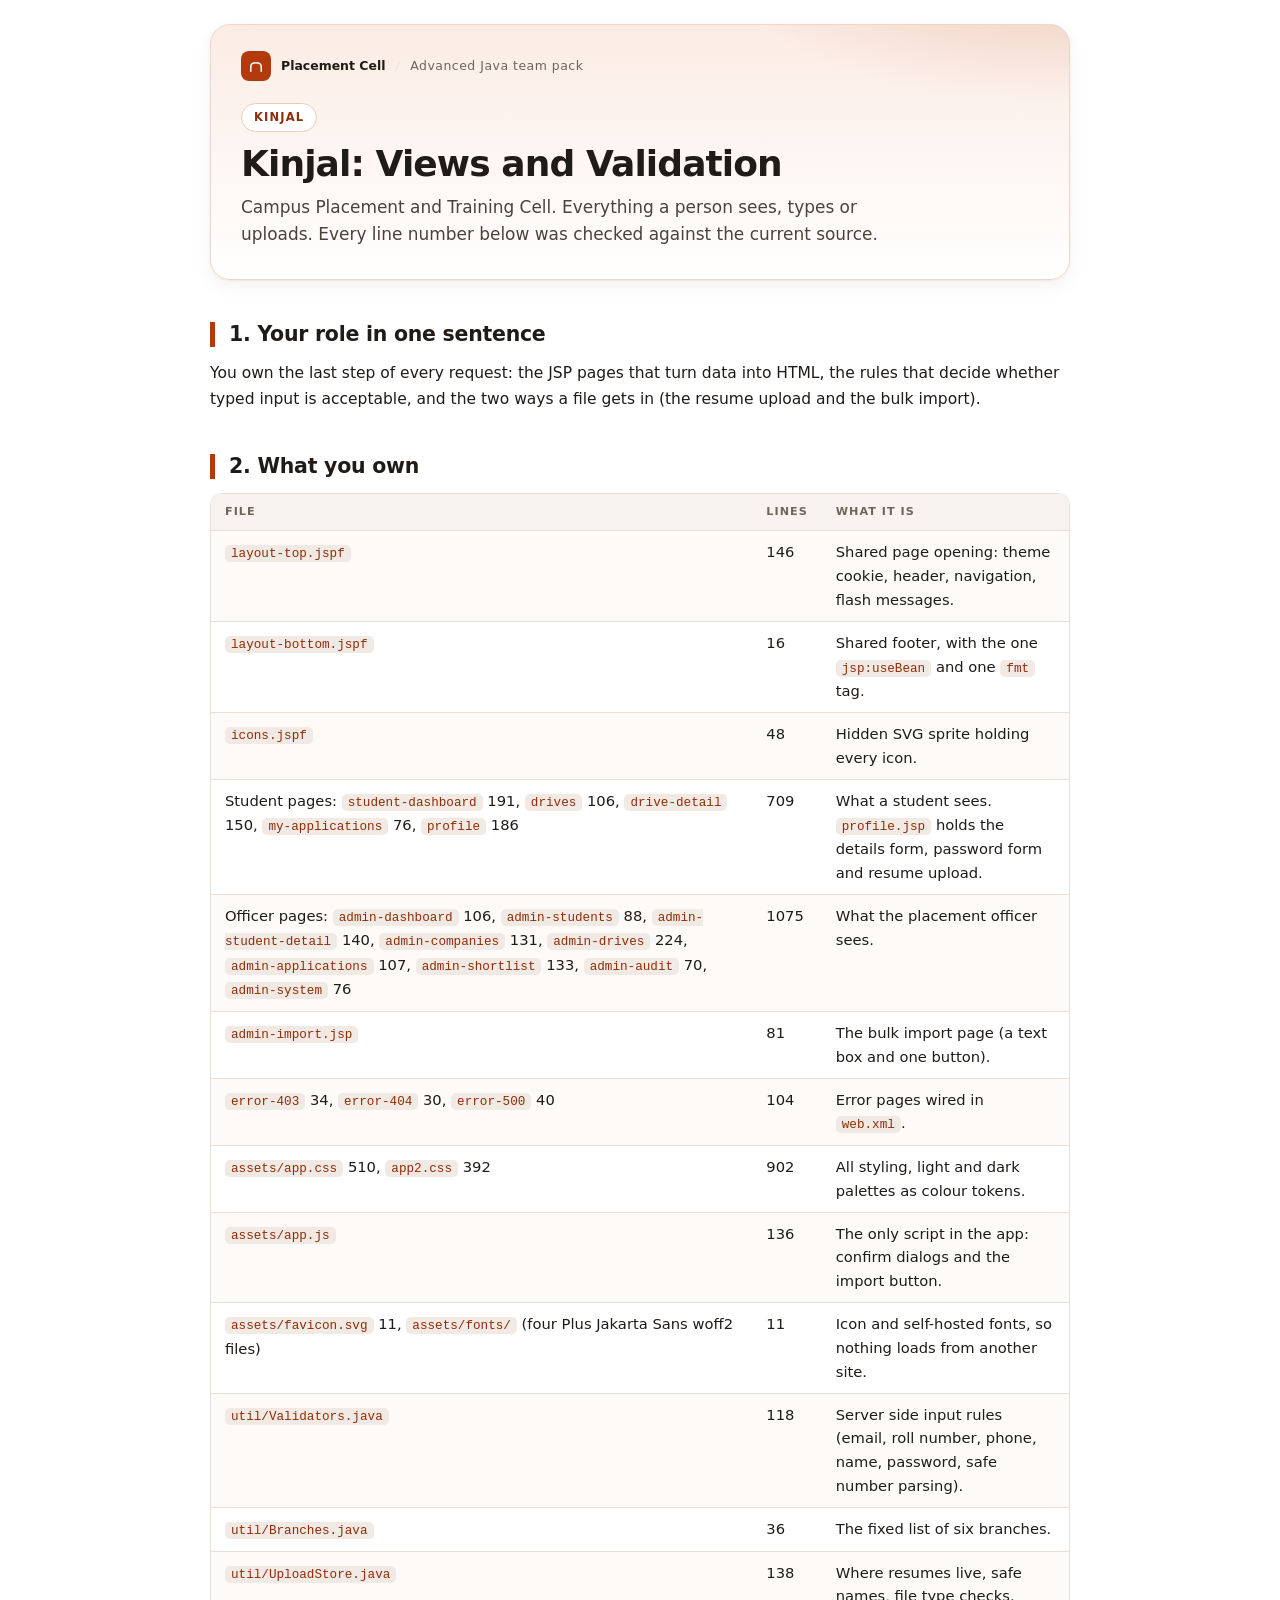
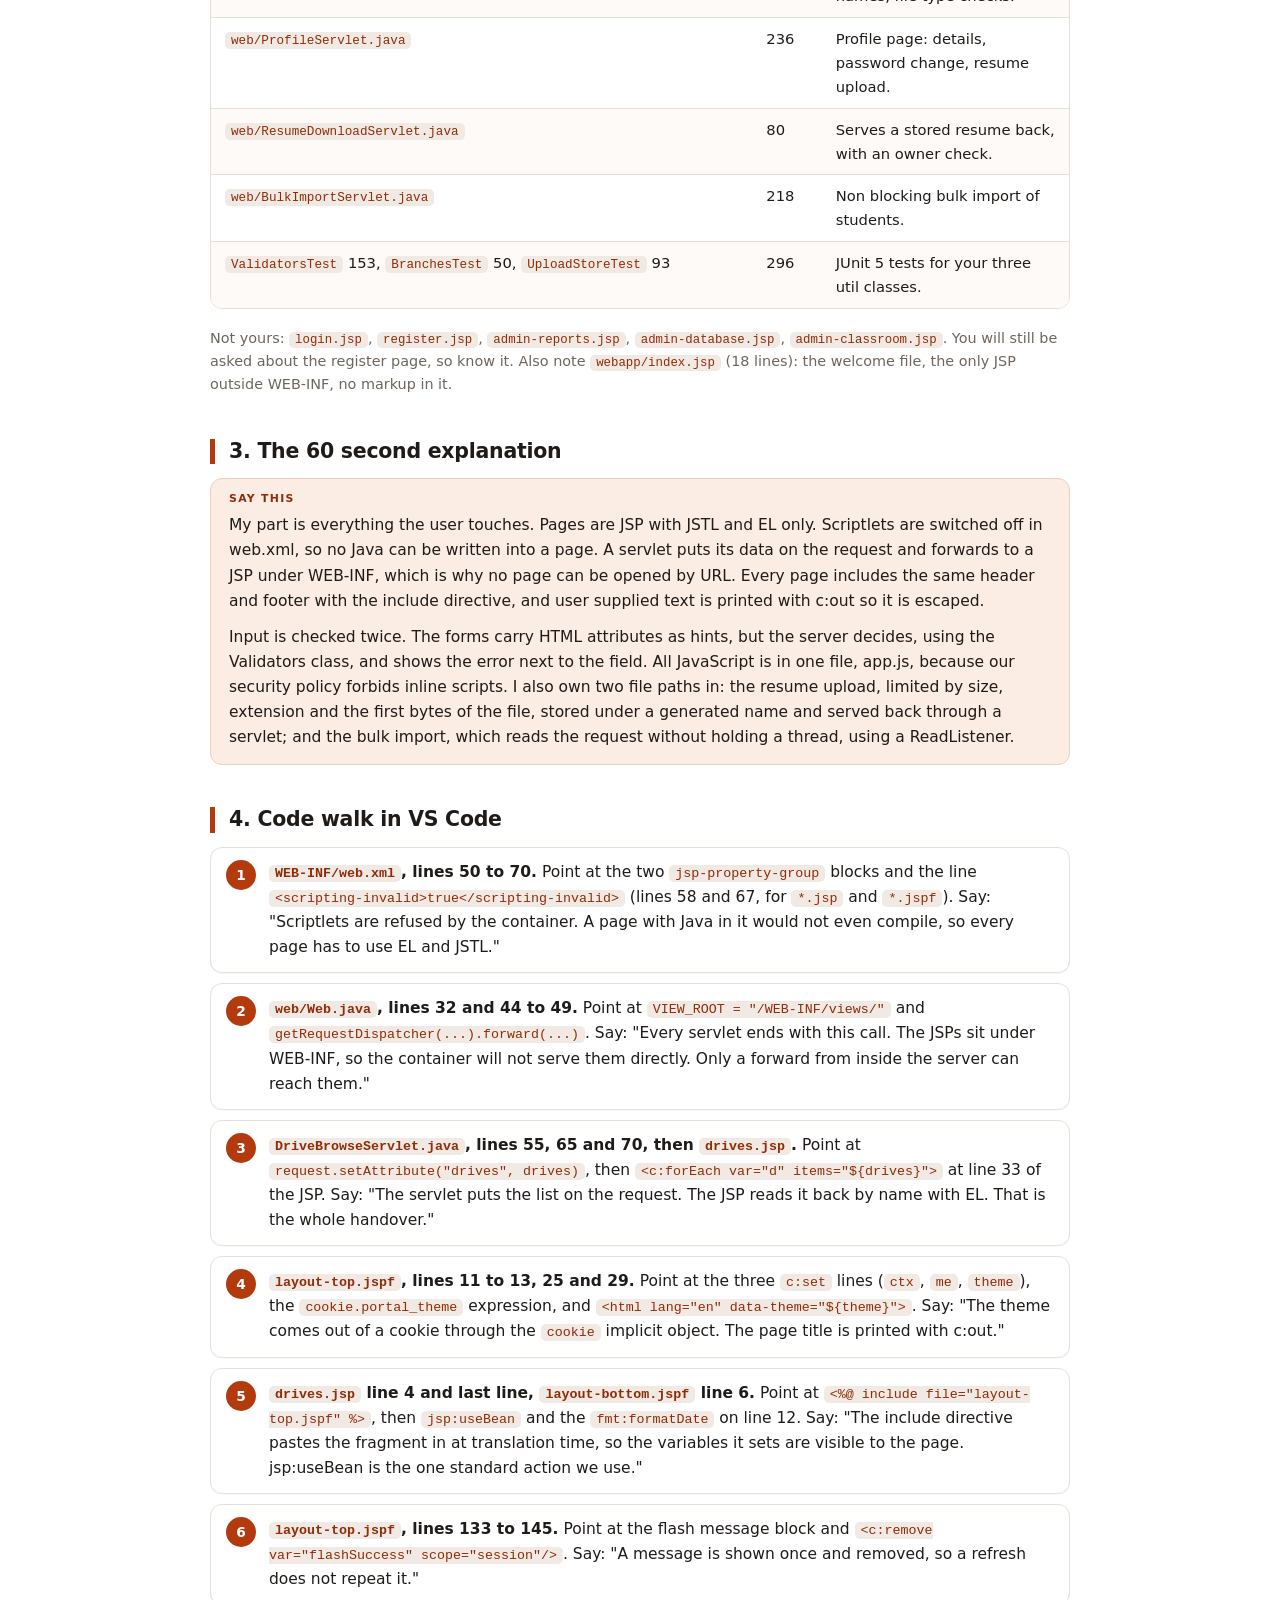
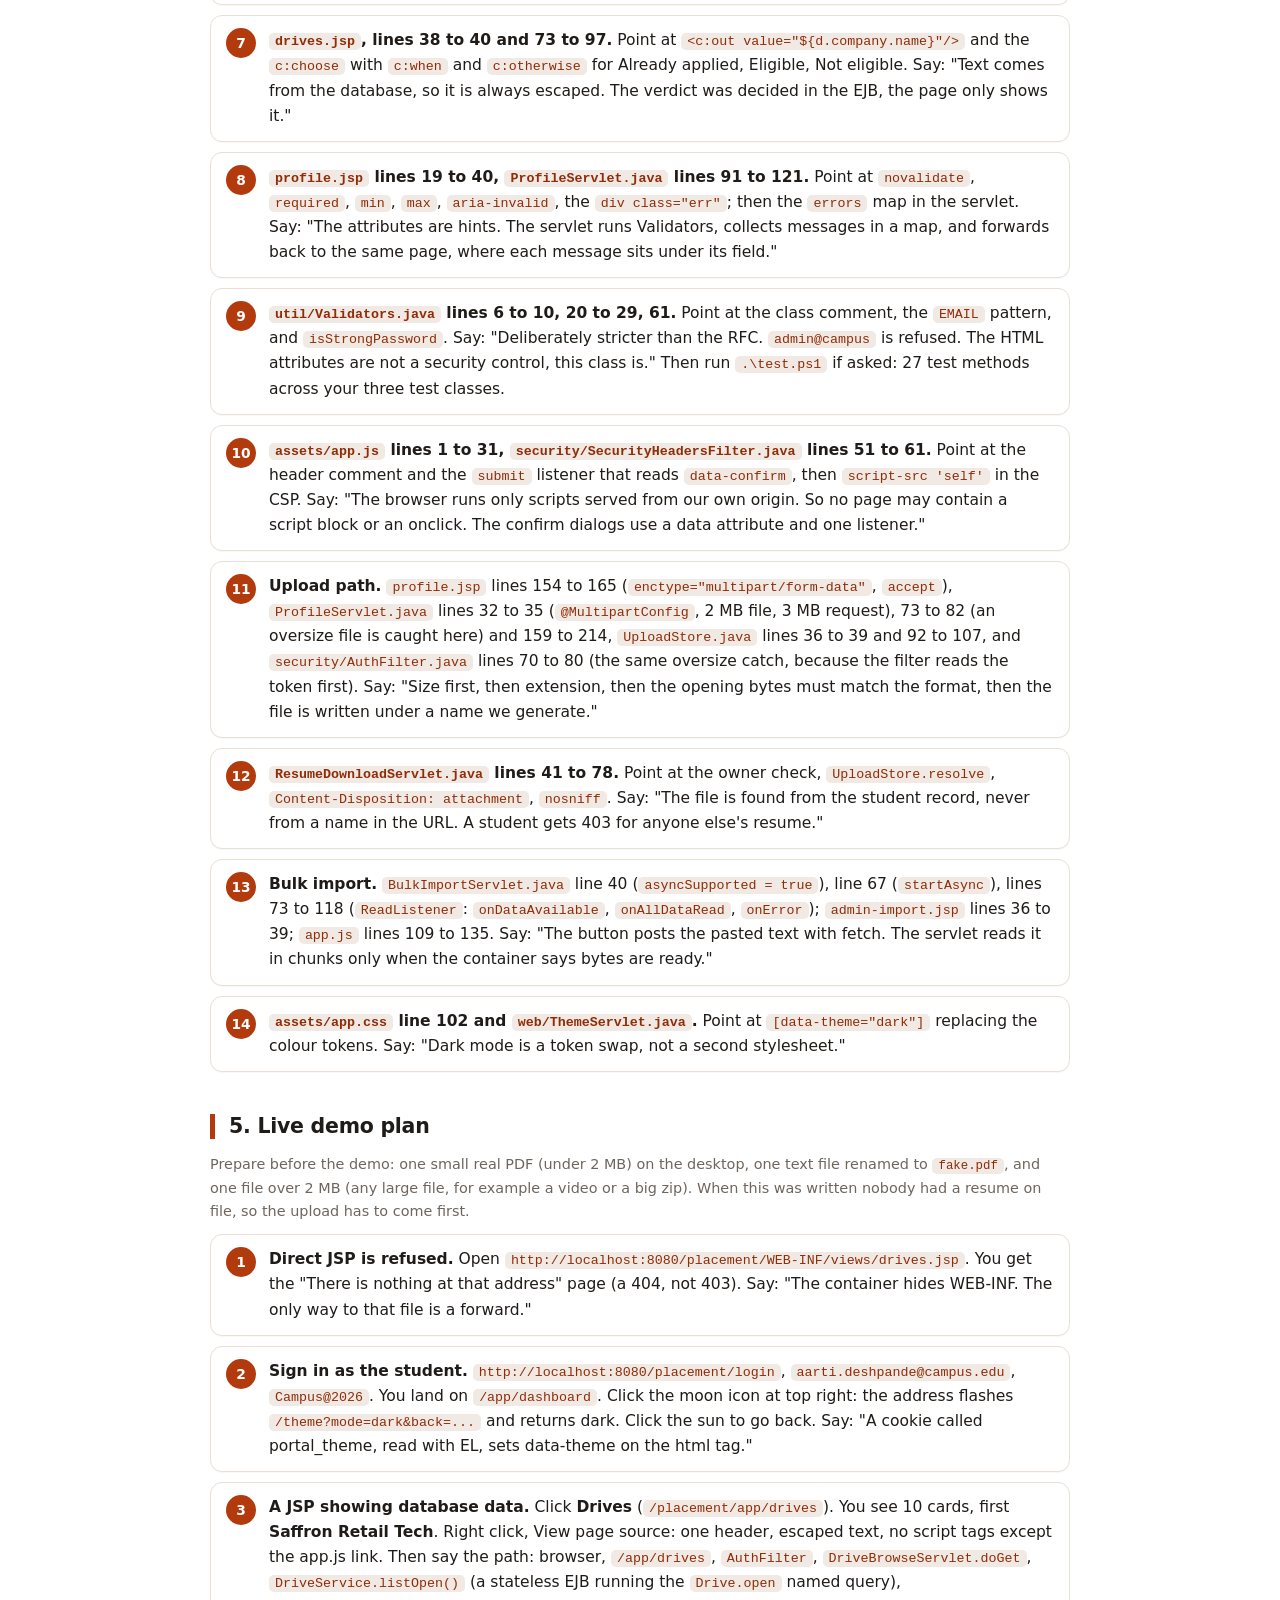
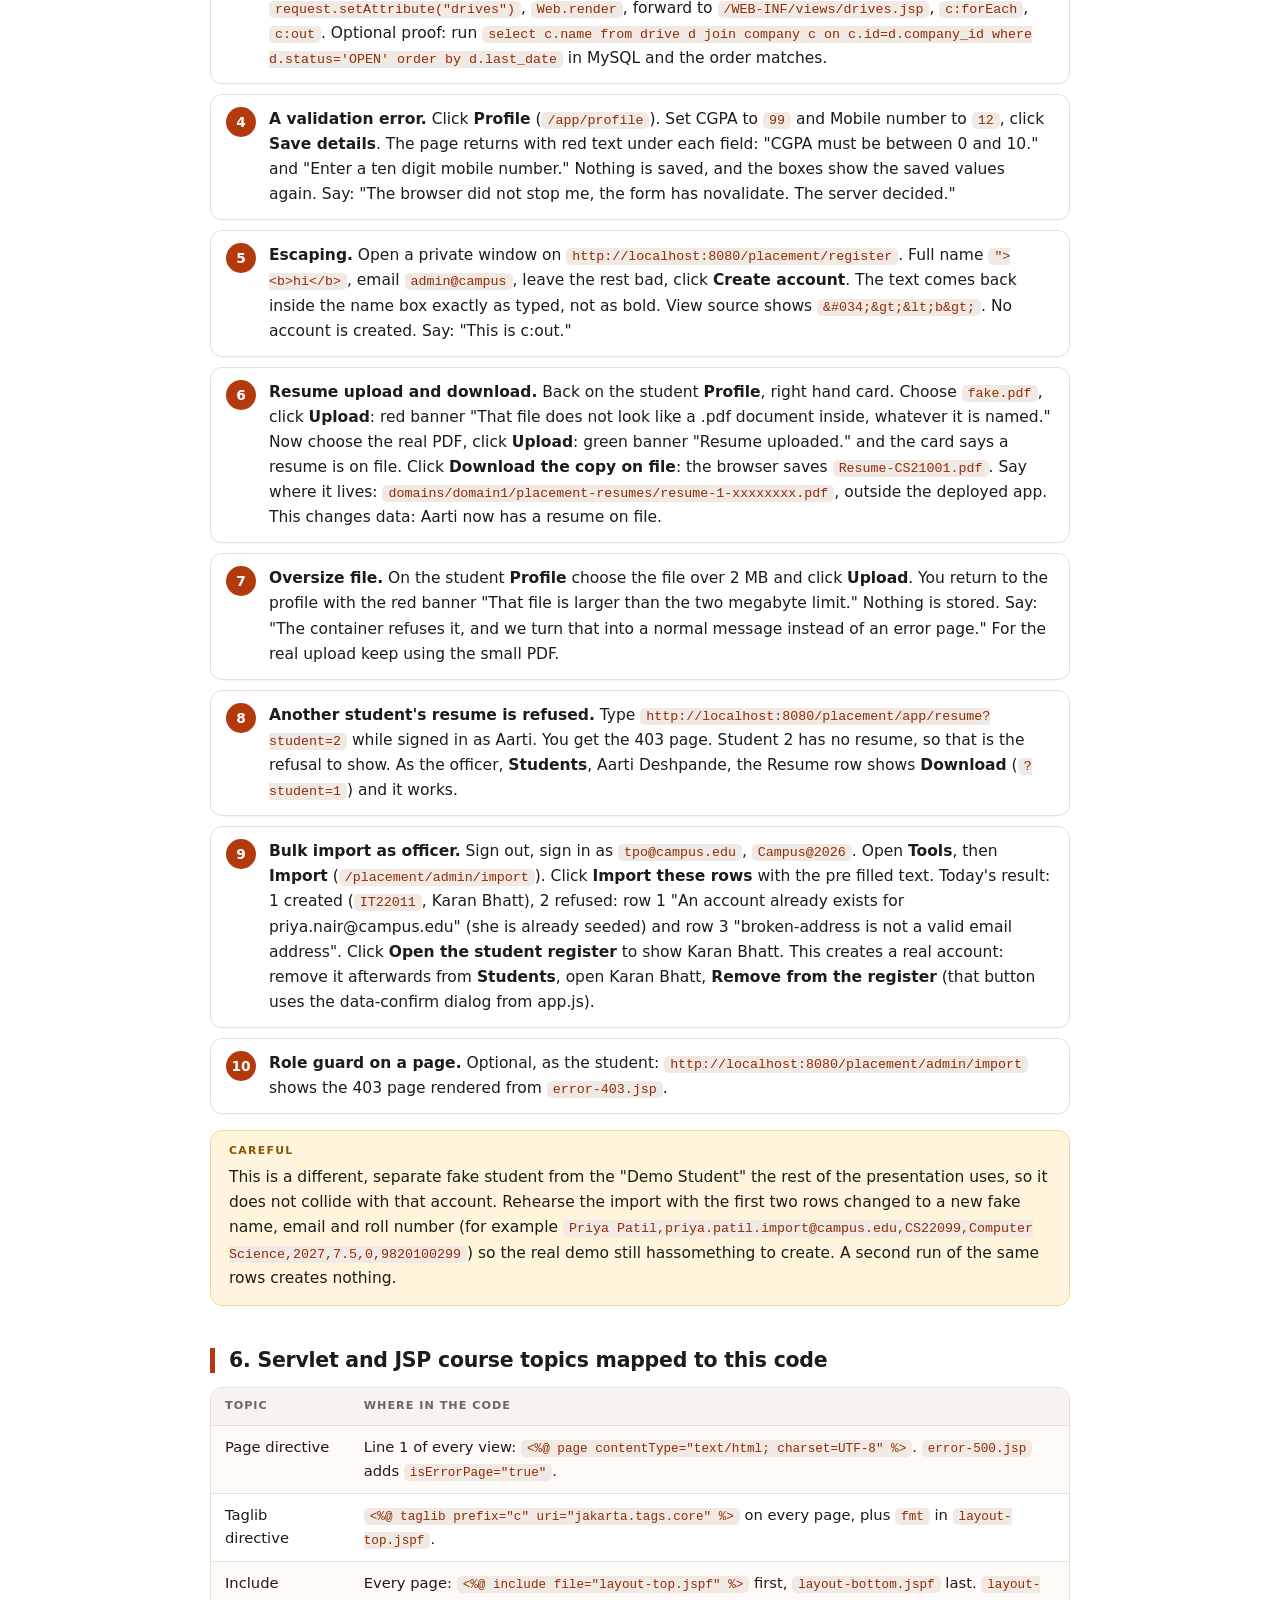
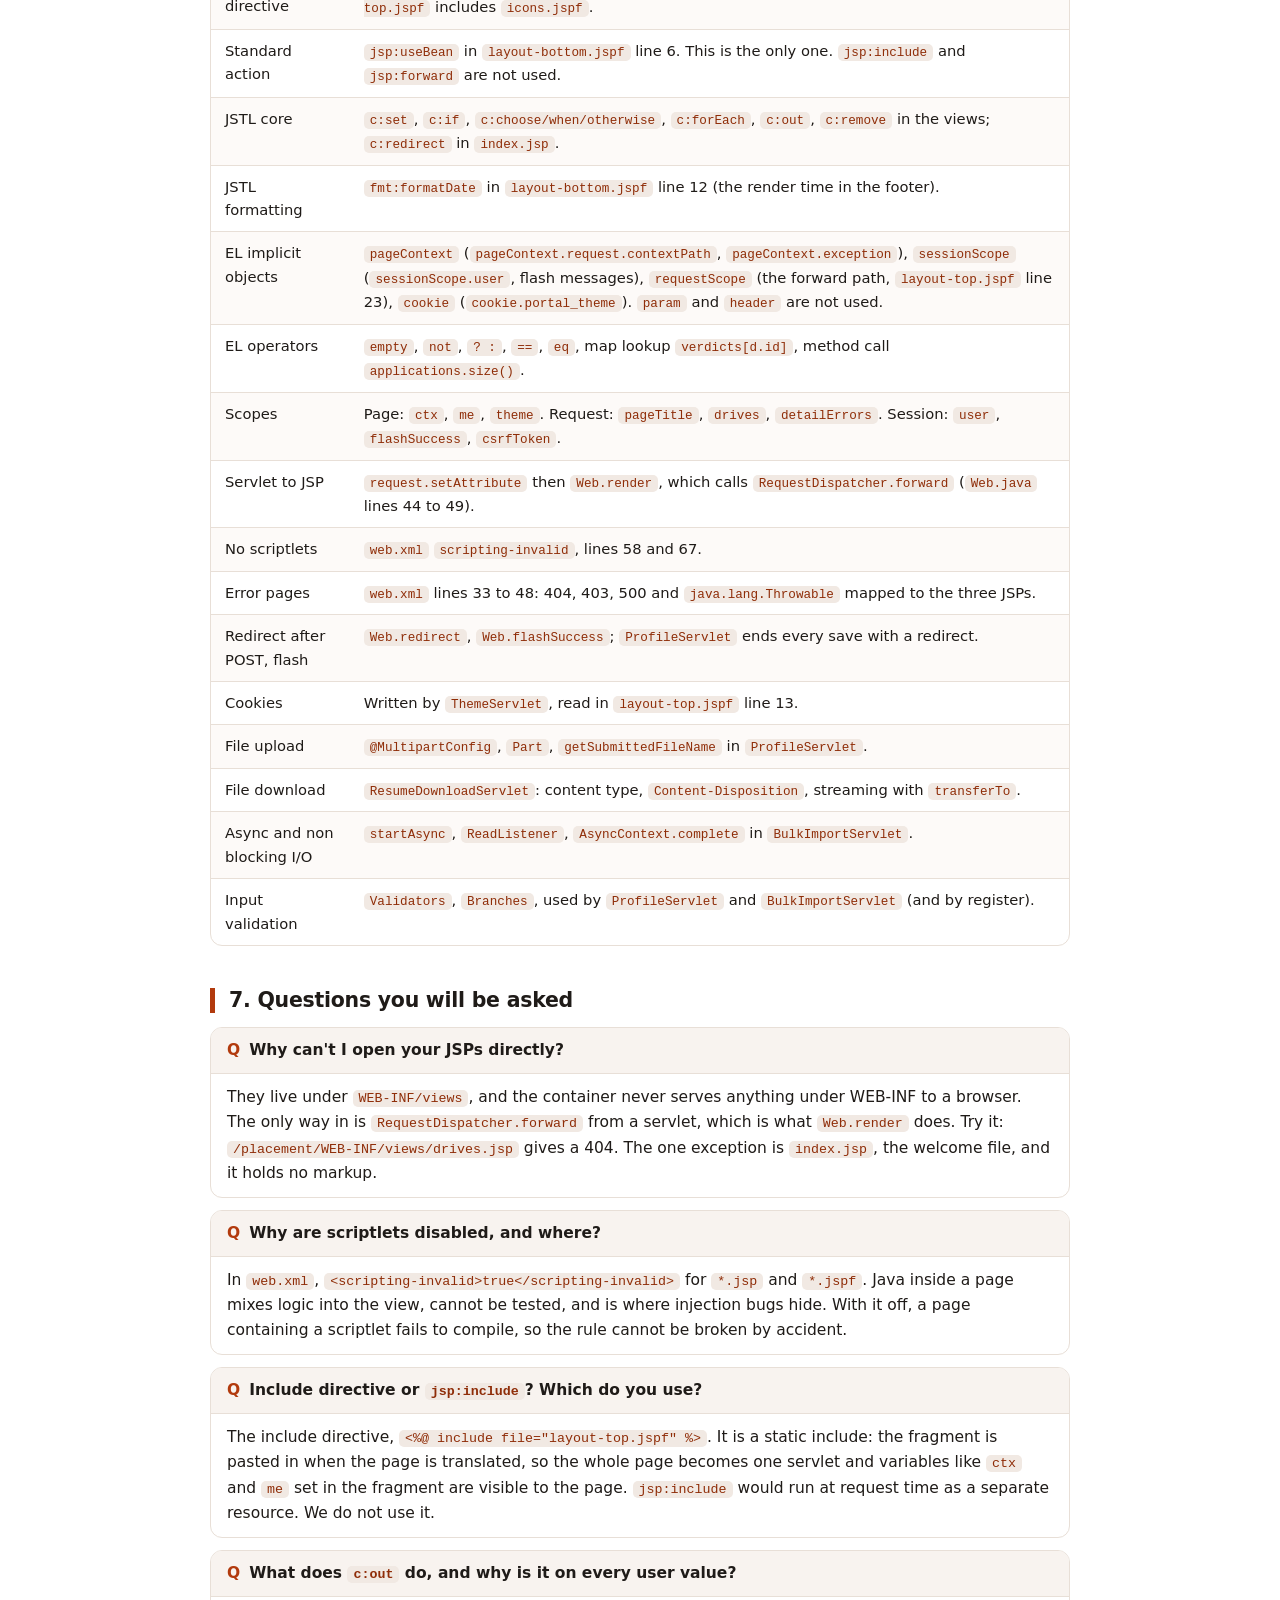
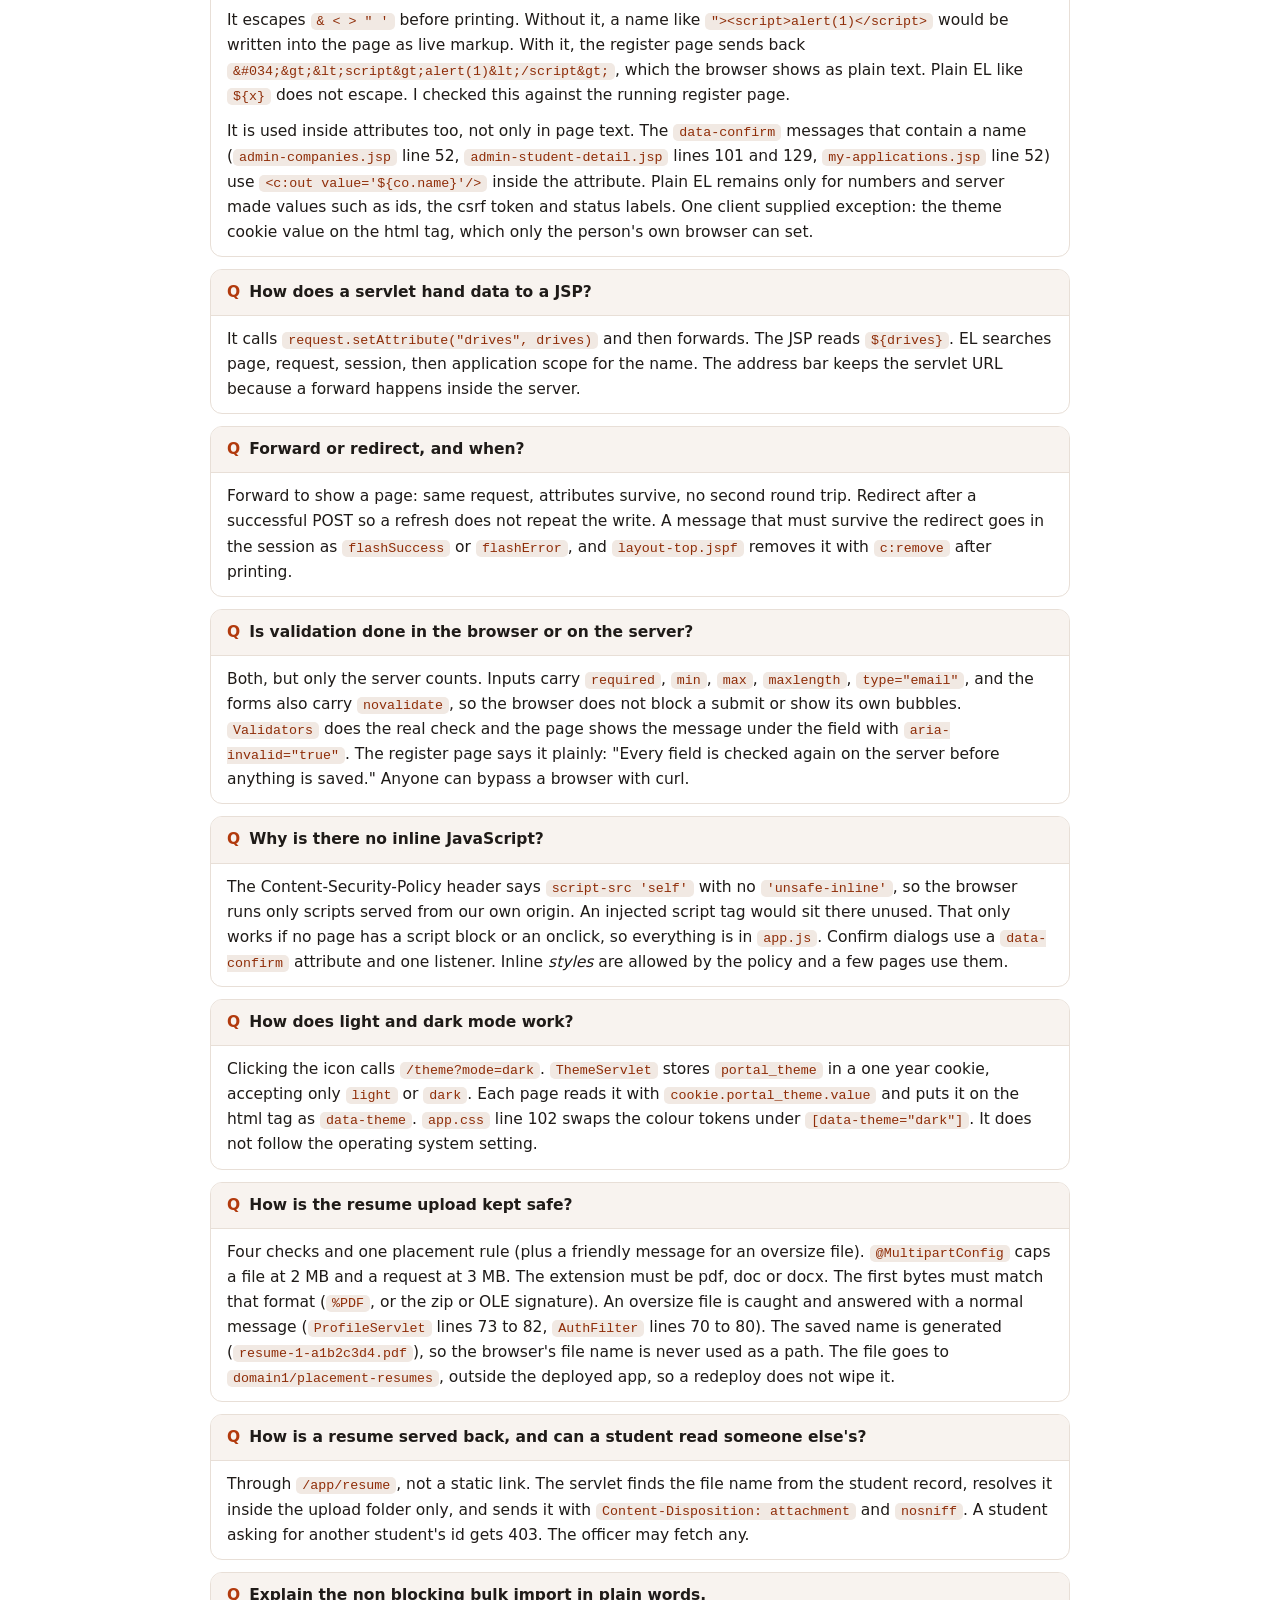
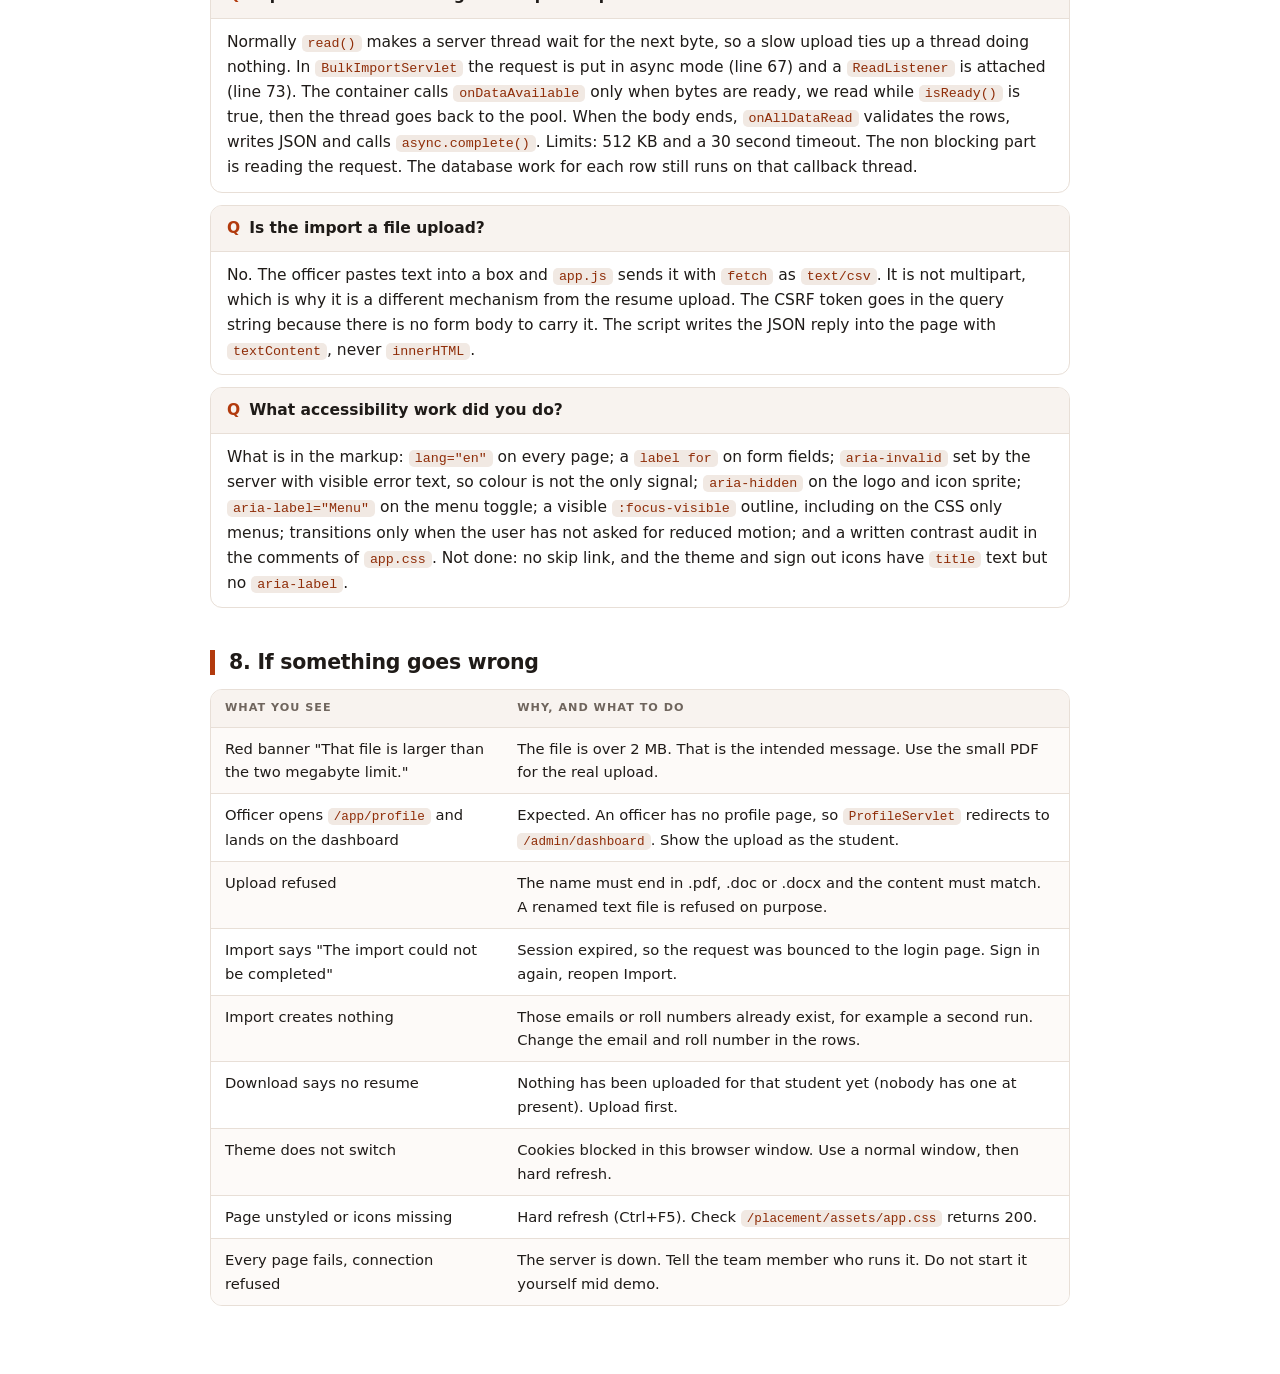
<file: docs/team/04-kinjal-views-validation.html>
<!DOCTYPE html>
<html lang="en">
<head>
<meta charset="UTF-8">
<meta name="viewport" content="width=device-width, initial-scale=1">
<title>Kinjal: Views and Validation</title>
<link rel="stylesheet" href="team.css">
</head>
<body>
<main>

<header class="cover"><div class="cover-inner">
<div class="brandrow"><span class="mark"><svg viewBox="0 0 24 24" aria-hidden="true"><path d="M5 19V13"/><path d="M19 19V13"/><path d="M5 13C5 6 19 6 19 13"/></svg></span><b>Placement Cell</b><span class="dot">/</span><span>Advanced Java team pack</span></div>
<span class="who">Kinjal</span>
<h1>Kinjal: Views and Validation</h1>
<p class="sub">Campus Placement and Training Cell. Everything a person sees, types or uploads. Every line number below was checked against the current source.</p>
</div></header>

<h2>1. Your role in one sentence</h2>
<p>You own the last step of every request: the JSP pages that turn data into HTML, the rules that decide whether typed input is acceptable, and the two ways a file gets in (the resume upload and the bulk import).</p>

<h2>2. What you own</h2>
<table>
<tr><th>File</th><th>Lines</th><th>What it is</th></tr>
<tr><td><code>layout-top.jspf</code></td><td>146</td><td>Shared page opening: theme cookie, header, navigation, flash messages.</td></tr>
<tr><td><code>layout-bottom.jspf</code></td><td>16</td><td>Shared footer, with the one <code>jsp:useBean</code> and one <code>fmt</code> tag.</td></tr>
<tr><td><code>icons.jspf</code></td><td>48</td><td>Hidden SVG sprite holding every icon.</td></tr>
<tr><td>Student pages: <code>student-dashboard</code> 191, <code>drives</code> 106, <code>drive-detail</code> 150, <code>my-applications</code> 76, <code>profile</code> 186</td><td>709</td><td>What a student sees. <code>profile.jsp</code> holds the details form, password form and resume upload.</td></tr>
<tr><td>Officer pages: <code>admin-dashboard</code> 106, <code>admin-students</code> 88, <code>admin-student-detail</code> 140, <code>admin-companies</code> 131, <code>admin-drives</code> 224, <code>admin-applications</code> 107, <code>admin-shortlist</code> 133, <code>admin-audit</code> 70, <code>admin-system</code> 76</td><td>1075</td><td>What the placement officer sees.</td></tr>
<tr><td><code>admin-import.jsp</code></td><td>81</td><td>The bulk import page (a text box and one button).</td></tr>
<tr><td><code>error-403</code> 34, <code>error-404</code> 30, <code>error-500</code> 40</td><td>104</td><td>Error pages wired in <code>web.xml</code>.</td></tr>
<tr><td><code>assets/app.css</code> 510, <code>app2.css</code> 392</td><td>902</td><td>All styling, light and dark palettes as colour tokens.</td></tr>
<tr><td><code>assets/app.js</code></td><td>136</td><td>The only script in the app: confirm dialogs and the import button.</td></tr>
<tr><td><code>assets/favicon.svg</code> 11, <code>assets/fonts/</code> (four Plus Jakarta Sans woff2 files)</td><td>11</td><td>Icon and self-hosted fonts, so nothing loads from another site.</td></tr>
<tr><td><code>util/Validators.java</code></td><td>118</td><td>Server side input rules (email, roll number, phone, name, password, safe number parsing).</td></tr>
<tr><td><code>util/Branches.java</code></td><td>36</td><td>The fixed list of six branches.</td></tr>
<tr><td><code>util/UploadStore.java</code></td><td>138</td><td>Where resumes live, safe names, file type checks.</td></tr>
<tr><td><code>web/ProfileServlet.java</code></td><td>236</td><td>Profile page: details, password change, resume upload.</td></tr>
<tr><td><code>web/ResumeDownloadServlet.java</code></td><td>80</td><td>Serves a stored resume back, with an owner check.</td></tr>
<tr><td><code>web/BulkImportServlet.java</code></td><td>218</td><td>Non blocking bulk import of students.</td></tr>
<tr><td><code>ValidatorsTest</code> 153, <code>BranchesTest</code> 50, <code>UploadStoreTest</code> 93</td><td>296</td><td>JUnit 5 tests for your three util classes.</td></tr>
</table>
<p class="note">Not yours: <code>login.jsp</code>, <code>register.jsp</code>, <code>admin-reports.jsp</code>, <code>admin-database.jsp</code>, <code>admin-classroom.jsp</code>. You will still be asked about the register page, so know it. Also note <code>webapp/index.jsp</code> (18 lines): the welcome file, the only JSP outside WEB-INF, no markup in it.</p>

<h2>3. The 60 second explanation</h2>
<div class="say">
<p>My part is everything the user touches. Pages are JSP with JSTL and EL only. Scriptlets are switched off in web.xml, so no Java can be written into a page. A servlet puts its data on the request and forwards to a JSP under WEB-INF, which is why no page can be opened by URL. Every page includes the same header and footer with the include directive, and user supplied text is printed with c:out so it is escaped.</p>
<p>Input is checked twice. The forms carry HTML attributes as hints, but the server decides, using the Validators class, and shows the error next to the field. All JavaScript is in one file, app.js, because our security policy forbids inline scripts. I also own two file paths in: the resume upload, limited by size, extension and the first bytes of the file, stored under a generated name and served back through a servlet; and the bulk import, which reads the request without holding a thread, using a ReadListener.</p>
</div>

<h2>4. Code walk in VS Code</h2>
<ol class="steps">
<li><b><code>WEB-INF/web.xml</code>, lines 50 to 70.</b> Point at the two <code>jsp-property-group</code> blocks and the line <code>&lt;scripting-invalid&gt;true&lt;/scripting-invalid&gt;</code> (lines 58 and 67, for <code>*.jsp</code> and <code>*.jspf</code>). Say: "Scriptlets are refused by the container. A page with Java in it would not even compile, so every page has to use EL and JSTL."</li>
<li><b><code>web/Web.java</code>, lines 32 and 44 to 49.</b> Point at <code>VIEW_ROOT = "/WEB-INF/views/"</code> and <code>getRequestDispatcher(...).forward(...)</code>. Say: "Every servlet ends with this call. The JSPs sit under WEB-INF, so the container will not serve them directly. Only a forward from inside the server can reach them."</li>
<li><b><code>DriveBrowseServlet.java</code>, lines 55, 65 and 70, then <code>drives.jsp</code>.</b> Point at <code>request.setAttribute("drives", drives)</code>, then <code>&lt;c:forEach var="d" items="${drives}"&gt;</code> at line 33 of the JSP. Say: "The servlet puts the list on the request. The JSP reads it back by name with EL. That is the whole handover."</li>
<li><b><code>layout-top.jspf</code>, lines 11 to 13, 25 and 29.</b> Point at the three <code>c:set</code> lines (<code>ctx</code>, <code>me</code>, <code>theme</code>), the <code>cookie.portal_theme</code> expression, and <code>&lt;html lang="en" data-theme="${theme}"&gt;</code>. Say: "The theme comes out of a cookie through the <code>cookie</code> implicit object. The page title is printed with c:out."</li>
<li><b><code>drives.jsp</code> line 4 and last line, <code>layout-bottom.jspf</code> line 6.</b> Point at <code>&lt;%@ include file="layout-top.jspf" %&gt;</code>, then <code>jsp:useBean</code> and the <code>fmt:formatDate</code> on line 12. Say: "The include directive pastes the fragment in at translation time, so the variables it sets are visible to the page. jsp:useBean is the one standard action we use."</li>
<li><b><code>layout-top.jspf</code>, lines 133 to 145.</b> Point at the flash message block and <code>&lt;c:remove var="flashSuccess" scope="session"/&gt;</code>. Say: "A message is shown once and removed, so a refresh does not repeat it."</li>
<li><b><code>drives.jsp</code>, lines 38 to 40 and 73 to 97.</b> Point at <code>&lt;c:out value="${d.company.name}"/&gt;</code> and the <code>c:choose</code> with <code>c:when</code> and <code>c:otherwise</code> for Already applied, Eligible, Not eligible. Say: "Text comes from the database, so it is always escaped. The verdict was decided in the EJB, the page only shows it."</li>
<li><b><code>profile.jsp</code> lines 19 to 40, <code>ProfileServlet.java</code> lines 91 to 121.</b> Point at <code>novalidate</code>, <code>required</code>, <code>min</code>, <code>max</code>, <code>aria-invalid</code>, the <code>div class="err"</code>; then the <code>errors</code> map in the servlet. Say: "The attributes are hints. The servlet runs Validators, collects messages in a map, and forwards back to the same page, where each message sits under its field."</li>
<li><b><code>util/Validators.java</code> lines 6 to 10, 20 to 29, 61.</b> Point at the class comment, the <code>EMAIL</code> pattern, and <code>isStrongPassword</code>. Say: "Deliberately stricter than the RFC. <code>admin@campus</code> is refused. The HTML attributes are not a security control, this class is." Then run <code>.\test.ps1</code> if asked: 27 test methods across your three test classes.</li>
<li><b><code>assets/app.js</code> lines 1 to 31, <code>security/SecurityHeadersFilter.java</code> lines 51 to 61.</b> Point at the header comment and the <code>submit</code> listener that reads <code>data-confirm</code>, then <code>script-src 'self'</code> in the CSP. Say: "The browser runs only scripts served from our own origin. So no page may contain a script block or an onclick. The confirm dialogs use a data attribute and one listener."</li>
<li><b>Upload path.</b> <code>profile.jsp</code> lines 154 to 165 (<code>enctype="multipart/form-data"</code>, <code>accept</code>), <code>ProfileServlet.java</code> lines 32 to 35 (<code>@MultipartConfig</code>, 2 MB file, 3 MB request), 73 to 82 (an oversize file is caught here) and 159 to 214, <code>UploadStore.java</code> lines 36 to 39 and 92 to 107, and <code>security/AuthFilter.java</code> lines 70 to 80 (the same oversize catch, because the filter reads the token first). Say: "Size first, then extension, then the opening bytes must match the format, then the file is written under a name we generate."</li>
<li><b><code>ResumeDownloadServlet.java</code> lines 41 to 78.</b> Point at the owner check, <code>UploadStore.resolve</code>, <code>Content-Disposition: attachment</code>, <code>nosniff</code>. Say: "The file is found from the student record, never from a name in the URL. A student gets 403 for anyone else's resume."</li>
<li><b>Bulk import.</b> <code>BulkImportServlet.java</code> line 40 (<code>asyncSupported = true</code>), line 67 (<code>startAsync</code>), lines 73 to 118 (<code>ReadListener</code>: <code>onDataAvailable</code>, <code>onAllDataRead</code>, <code>onError</code>); <code>admin-import.jsp</code> lines 36 to 39; <code>app.js</code> lines 109 to 135. Say: "The button posts the pasted text with fetch. The servlet reads it in chunks only when the container says bytes are ready."</li>
<li><b><code>assets/app.css</code> line 102 and <code>web/ThemeServlet.java</code>.</b> Point at <code>[data-theme="dark"]</code> replacing the colour tokens. Say: "Dark mode is a token swap, not a second stylesheet."</li>
</ol>

<h2>5. Live demo plan</h2>
<p class="note">Prepare before the demo: one small real PDF (under 2 MB) on the desktop, one text file renamed to <code>fake.pdf</code>, and one file over 2 MB (any large file, for example a video or a big zip). When this was written nobody had a resume on file, so the upload has to come first.</p>
<ol class="steps">
<li><b>Direct JSP is refused.</b> Open <code>http://localhost:8080/placement/WEB-INF/views/drives.jsp</code>. You get the "There is nothing at that address" page (a 404, not 403). Say: "The container hides WEB-INF. The only way to that file is a forward."</li>
<li><b>Sign in as the student.</b> <code>http://localhost:8080/placement/login</code>, <code>aarti.deshpande@campus.edu</code>, <code>Campus@2026</code>. You land on <code>/app/dashboard</code>. Click the moon icon at top right: the address flashes <code>/theme?mode=dark&amp;back=...</code> and returns dark. Click the sun to go back. Say: "A cookie called portal_theme, read with EL, sets data-theme on the html tag."</li>
<li><b>A JSP showing database data.</b> Click <b>Drives</b> (<code>/placement/app/drives</code>). You see 10 cards, first <b>Saffron Retail Tech</b>. Right click, View page source: one header, escaped text, no script tags except the app.js link. Then say the path: browser, <code>/app/drives</code>, <code>AuthFilter</code>, <code>DriveBrowseServlet.doGet</code>, <code>DriveService.listOpen()</code> (a stateless EJB running the <code>Drive.open</code> named query), <code>request.setAttribute("drives")</code>, <code>Web.render</code>, forward to <code>/WEB-INF/views/drives.jsp</code>, <code>c:forEach</code>, <code>c:out</code>. Optional proof: run <code>select c.name from drive d join company c on c.id=d.company_id where d.status='OPEN' order by d.last_date</code> in MySQL and the order matches.</li>
<li><b>A validation error.</b> Click <b>Profile</b> (<code>/app/profile</code>). Set CGPA to <code>99</code> and Mobile number to <code>12</code>, click <b>Save details</b>. The page returns with red text under each field: "CGPA must be between 0 and 10." and "Enter a ten digit mobile number." Nothing is saved, and the boxes show the saved values again. Say: "The browser did not stop me, the form has novalidate. The server decided."</li>
<li><b>Escaping.</b> Open a private window on <code>http://localhost:8080/placement/register</code>. Full name <code>"&gt;&lt;b&gt;hi&lt;/b&gt;</code>, email <code>admin@campus</code>, leave the rest bad, click <b>Create account</b>. The text comes back inside the name box exactly as typed, not as bold. View source shows <code>&amp;#034;&amp;gt;&amp;lt;b&amp;gt;</code>. No account is created. Say: "This is c:out."</li>
<li><b>Resume upload and download.</b> Back on the student <b>Profile</b>, right hand card. Choose <code>fake.pdf</code>, click <b>Upload</b>: red banner "That file does not look like a .pdf document inside, whatever it is named." Now choose the real PDF, click <b>Upload</b>: green banner "Resume uploaded." and the card says a resume is on file. Click <b>Download the copy on file</b>: the browser saves <code>Resume-CS21001.pdf</code>. Say where it lives: <code>domains/domain1/placement-resumes/resume-1-xxxxxxxx.pdf</code>, outside the deployed app. This changes data: Aarti now has a resume on file.</li>
<li><b>Oversize file.</b> On the student <b>Profile</b> choose the file over 2 MB and click <b>Upload</b>. You return to the profile with the red banner "That file is larger than the two megabyte limit." Nothing is stored. Say: "The container refuses it, and we turn that into a normal message instead of an error page." For the real upload keep using the small PDF.</li>
<li><b>Another student's resume is refused.</b> Type <code>http://localhost:8080/placement/app/resume?student=2</code> while signed in as Aarti. You get the 403 page. Student 2 has no resume, so that is the refusal to show. As the officer, <b>Students</b>, Aarti Deshpande, the Resume row shows <b>Download</b> (<code>?student=1</code>) and it works.</li>
<li><b>Bulk import as officer.</b> Sign out, sign in as <code>tpo@campus.edu</code>, <code>Campus@2026</code>. Open <b>Tools</b>, then <b>Import</b> (<code>/placement/admin/import</code>). Click <b>Import these rows</b> with the pre filled text. Today's result: 1 created (<code>IT22011</code>, Karan Bhatt), 2 refused: row 1 "An account already exists for priya.nair@campus.edu" (she is already seeded) and row 3 "broken-address is not a valid email address". Click <b>Open the student register</b> to show Karan Bhatt. This creates a real account: remove it afterwards from <b>Students</b>, open Karan Bhatt, <b>Remove from the register</b> (that button uses the data-confirm dialog from app.js).</li>
<li><b>Role guard on a page.</b> Optional, as the student: <code>http://localhost:8080/placement/admin/import</code> shows the 403 page rendered from <code>error-403.jsp</code>.</li>
</ol>
<div class="warn">This is a different, separate fake student from the "Demo Student" the rest of the presentation uses, so it does not collide with that account. Rehearse the import with the first two rows changed to a new fake name, email and roll number (for example <code>Priya Patil,priya.patil.import@campus.edu,CS22099,Computer Science,2027,7.5,0,9820100299</code>) so the real demo still hassomething to create. A second run of the same rows creates nothing.</div>

<h2>6. Servlet and JSP course topics mapped to this code</h2>
<table>
<tr><th>Topic</th><th>Where in the code</th></tr>
<tr><td>Page directive</td><td>Line 1 of every view: <code>&lt;%@ page contentType="text/html; charset=UTF-8" %&gt;</code>. <code>error-500.jsp</code> adds <code>isErrorPage="true"</code>.</td></tr>
<tr><td>Taglib directive</td><td><code>&lt;%@ taglib prefix="c" uri="jakarta.tags.core" %&gt;</code> on every page, plus <code>fmt</code> in <code>layout-top.jspf</code>.</td></tr>
<tr><td>Include directive</td><td>Every page: <code>&lt;%@ include file="layout-top.jspf" %&gt;</code> first, <code>layout-bottom.jspf</code> last. <code>layout-top.jspf</code> includes <code>icons.jspf</code>.</td></tr>
<tr><td>Standard action</td><td><code>jsp:useBean</code> in <code>layout-bottom.jspf</code> line 6. This is the only one. <code>jsp:include</code> and <code>jsp:forward</code> are not used.</td></tr>
<tr><td>JSTL core</td><td><code>c:set</code>, <code>c:if</code>, <code>c:choose/when/otherwise</code>, <code>c:forEach</code>, <code>c:out</code>, <code>c:remove</code> in the views; <code>c:redirect</code> in <code>index.jsp</code>.</td></tr>
<tr><td>JSTL formatting</td><td><code>fmt:formatDate</code> in <code>layout-bottom.jspf</code> line 12 (the render time in the footer).</td></tr>
<tr><td>EL implicit objects</td><td><code>pageContext</code> (<code>pageContext.request.contextPath</code>, <code>pageContext.exception</code>), <code>sessionScope</code> (<code>sessionScope.user</code>, flash messages), <code>requestScope</code> (the forward path, <code>layout-top.jspf</code> line 23), <code>cookie</code> (<code>cookie.portal_theme</code>). <code>param</code> and <code>header</code> are not used.</td></tr>
<tr><td>EL operators</td><td><code>empty</code>, <code>not</code>, <code>? :</code>, <code>==</code>, <code>eq</code>, map lookup <code>verdicts[d.id]</code>, method call <code>applications.size()</code>.</td></tr>
<tr><td>Scopes</td><td>Page: <code>ctx</code>, <code>me</code>, <code>theme</code>. Request: <code>pageTitle</code>, <code>drives</code>, <code>detailErrors</code>. Session: <code>user</code>, <code>flashSuccess</code>, <code>csrfToken</code>.</td></tr>
<tr><td>Servlet to JSP</td><td><code>request.setAttribute</code> then <code>Web.render</code>, which calls <code>RequestDispatcher.forward</code> (<code>Web.java</code> lines 44 to 49).</td></tr>
<tr><td>No scriptlets</td><td><code>web.xml</code> <code>scripting-invalid</code>, lines 58 and 67.</td></tr>
<tr><td>Error pages</td><td><code>web.xml</code> lines 33 to 48: 404, 403, 500 and <code>java.lang.Throwable</code> mapped to the three JSPs.</td></tr>
<tr><td>Redirect after POST, flash</td><td><code>Web.redirect</code>, <code>Web.flashSuccess</code>; <code>ProfileServlet</code> ends every save with a redirect.</td></tr>
<tr><td>Cookies</td><td>Written by <code>ThemeServlet</code>, read in <code>layout-top.jspf</code> line 13.</td></tr>
<tr><td>File upload</td><td><code>@MultipartConfig</code>, <code>Part</code>, <code>getSubmittedFileName</code> in <code>ProfileServlet</code>.</td></tr>
<tr><td>File download</td><td><code>ResumeDownloadServlet</code>: content type, <code>Content-Disposition</code>, streaming with <code>transferTo</code>.</td></tr>
<tr><td>Async and non blocking I/O</td><td><code>startAsync</code>, <code>ReadListener</code>, <code>AsyncContext.complete</code> in <code>BulkImportServlet</code>.</td></tr>
<tr><td>Input validation</td><td><code>Validators</code>, <code>Branches</code>, used by <code>ProfileServlet</code> and <code>BulkImportServlet</code> (and by register).</td></tr>
</table>

<h2>7. Questions you will be asked</h2>

<div class="qa"><p class="q">Why can't I open your JSPs directly?</p>
<p class="a">They live under <code>WEB-INF/views</code>, and the container never serves anything under WEB-INF to a browser. The only way in is <code>RequestDispatcher.forward</code> from a servlet, which is what <code>Web.render</code> does. Try it: <code>/placement/WEB-INF/views/drives.jsp</code> gives a 404. The one exception is <code>index.jsp</code>, the welcome file, and it holds no markup.</p></div>

<div class="qa"><p class="q">Why are scriptlets disabled, and where?</p>
<p class="a">In <code>web.xml</code>, <code>&lt;scripting-invalid&gt;true&lt;/scripting-invalid&gt;</code> for <code>*.jsp</code> and <code>*.jspf</code>. Java inside a page mixes logic into the view, cannot be tested, and is where injection bugs hide. With it off, a page containing a scriptlet fails to compile, so the rule cannot be broken by accident.</p></div>

<div class="qa"><p class="q">Include directive or <code>jsp:include</code>? Which do you use?</p>
<p class="a">The include directive, <code>&lt;%@ include file="layout-top.jspf" %&gt;</code>. It is a static include: the fragment is pasted in when the page is translated, so the whole page becomes one servlet and variables like <code>ctx</code> and <code>me</code> set in the fragment are visible to the page. <code>jsp:include</code> would run at request time as a separate resource. We do not use it.</p></div>

<div class="qa"><p class="q">What does <code>c:out</code> do, and why is it on every user value?</p>
<p class="a">It escapes <code>&amp; &lt; &gt; " '</code> before printing. Without it, a name like <code>"&gt;&lt;script&gt;alert(1)&lt;/script&gt;</code> would be written into the page as live markup. With it, the register page sends back <code>&amp;#034;&amp;gt;&amp;lt;script&amp;gt;alert(1)&amp;lt;/script&amp;gt;</code>, which the browser shows as plain text. Plain EL like <code>${x}</code> does not escape. I checked this against the running register page.</p>
<p class="a">It is used inside attributes too, not only in page text. The <code>data-confirm</code> messages that contain a name (<code>admin-companies.jsp</code> line 52, <code>admin-student-detail.jsp</code> lines 101 and 129, <code>my-applications.jsp</code> line 52) use <code>&lt;c:out value='${co.name}'/&gt;</code> inside the attribute. Plain EL remains only for numbers and server made values such as ids, the csrf token and status labels. One client supplied exception: the theme cookie value on the html tag, which only the person's own browser can set.</p></div>

<div class="qa"><p class="q">How does a servlet hand data to a JSP?</p>
<p class="a">It calls <code>request.setAttribute("drives", drives)</code> and then forwards. The JSP reads <code>${drives}</code>. EL searches page, request, session, then application scope for the name. The address bar keeps the servlet URL because a forward happens inside the server.</p></div>

<div class="qa"><p class="q">Forward or redirect, and when?</p>
<p class="a">Forward to show a page: same request, attributes survive, no second round trip. Redirect after a successful POST so a refresh does not repeat the write. A message that must survive the redirect goes in the session as <code>flashSuccess</code> or <code>flashError</code>, and <code>layout-top.jspf</code> removes it with <code>c:remove</code> after printing.</p></div>

<div class="qa"><p class="q">Is validation done in the browser or on the server?</p>
<p class="a">Both, but only the server counts. Inputs carry <code>required</code>, <code>min</code>, <code>max</code>, <code>maxlength</code>, <code>type="email"</code>, and the forms also carry <code>novalidate</code>, so the browser does not block a submit or show its own bubbles. <code>Validators</code> does the real check and the page shows the message under the field with <code>aria-invalid="true"</code>. The register page says it plainly: "Every field is checked again on the server before anything is saved." Anyone can bypass a browser with curl.</p></div>

<div class="qa"><p class="q">Why is there no inline JavaScript?</p>
<p class="a">The Content-Security-Policy header says <code>script-src 'self'</code> with no <code>'unsafe-inline'</code>, so the browser runs only scripts served from our own origin. An injected script tag would sit there unused. That only works if no page has a script block or an onclick, so everything is in <code>app.js</code>. Confirm dialogs use a <code>data-confirm</code> attribute and one listener. Inline <em>styles</em> are allowed by the policy and a few pages use them.</p></div>

<div class="qa"><p class="q">How does light and dark mode work?</p>
<p class="a">Clicking the icon calls <code>/theme?mode=dark</code>. <code>ThemeServlet</code> stores <code>portal_theme</code> in a one year cookie, accepting only <code>light</code> or <code>dark</code>. Each page reads it with <code>cookie.portal_theme.value</code> and puts it on the html tag as <code>data-theme</code>. <code>app.css</code> line 102 swaps the colour tokens under <code>[data-theme="dark"]</code>. It does not follow the operating system setting.</p></div>

<div class="qa"><p class="q">How is the resume upload kept safe?</p>
<p class="a">Four checks and one placement rule (plus a friendly message for an oversize file). <code>@MultipartConfig</code> caps a file at 2 MB and a request at 3 MB. The extension must be pdf, doc or docx. The first bytes must match that format (<code>%PDF</code>, or the zip or OLE signature). An oversize file is caught and answered with a normal message (<code>ProfileServlet</code> lines 73 to 82, <code>AuthFilter</code> lines 70 to 80). The saved name is generated (<code>resume-1-a1b2c3d4.pdf</code>), so the browser's file name is never used as a path. The file goes to <code>domain1/placement-resumes</code>, outside the deployed app, so a redeploy does not wipe it.</p></div>

<div class="qa"><p class="q">How is a resume served back, and can a student read someone else's?</p>
<p class="a">Through <code>/app/resume</code>, not a static link. The servlet finds the file name from the student record, resolves it inside the upload folder only, and sends it with <code>Content-Disposition: attachment</code> and <code>nosniff</code>. A student asking for another student's id gets 403. The officer may fetch any.</p></div>

<div class="qa"><p class="q">Explain the non blocking bulk import in plain words.</p>
<p class="a">Normally <code>read()</code> makes a server thread wait for the next byte, so a slow upload ties up a thread doing nothing. In <code>BulkImportServlet</code> the request is put in async mode (line 67) and a <code>ReadListener</code> is attached (line 73). The container calls <code>onDataAvailable</code> only when bytes are ready, we read while <code>isReady()</code> is true, then the thread goes back to the pool. When the body ends, <code>onAllDataRead</code> validates the rows, writes JSON and calls <code>async.complete()</code>. Limits: 512 KB and a 30 second timeout. The non blocking part is reading the request. The database work for each row still runs on that callback thread.</p></div>

<div class="qa"><p class="q">Is the import a file upload?</p>
<p class="a">No. The officer pastes text into a box and <code>app.js</code> sends it with <code>fetch</code> as <code>text/csv</code>. It is not multipart, which is why it is a different mechanism from the resume upload. The CSRF token goes in the query string because there is no form body to carry it. The script writes the JSON reply into the page with <code>textContent</code>, never <code>innerHTML</code>.</p></div>

<div class="qa"><p class="q">What accessibility work did you do?</p>
<p class="a">What is in the markup: <code>lang="en"</code> on every page; a <code>label for</code> on form fields; <code>aria-invalid</code> set by the server with visible error text, so colour is not the only signal; <code>aria-hidden</code> on the logo and icon sprite; <code>aria-label="Menu"</code> on the menu toggle; a visible <code>:focus-visible</code> outline, including on the CSS only menus; transitions only when the user has not asked for reduced motion; and a written contrast audit in the comments of <code>app.css</code>. Not done: no skip link, and the theme and sign out icons have <code>title</code> text but no <code>aria-label</code>.</p></div>

<h2>8. If something goes wrong</h2>
<table>
<tr><th>What you see</th><th>Why, and what to do</th></tr>
<tr><td>Red banner "That file is larger than the two megabyte limit."</td><td>The file is over 2 MB. That is the intended message. Use the small PDF for the real upload.</td></tr>
<tr><td>Officer opens <code>/app/profile</code> and lands on the dashboard</td><td>Expected. An officer has no profile page, so <code>ProfileServlet</code> redirects to <code>/admin/dashboard</code>. Show the upload as the student.</td></tr>
<tr><td>Upload refused</td><td>The name must end in .pdf, .doc or .docx and the content must match. A renamed text file is refused on purpose.</td></tr>
<tr><td>Import says "The import could not be completed"</td><td>Session expired, so the request was bounced to the login page. Sign in again, reopen Import.</td></tr>
<tr><td>Import creates nothing</td><td>Those emails or roll numbers already exist, for example a second run. Change the email and roll number in the rows.</td></tr>
<tr><td>Download says no resume</td><td>Nothing has been uploaded for that student yet (nobody has one at present). Upload first.</td></tr>
<tr><td>Theme does not switch</td><td>Cookies blocked in this browser window. Use a normal window, then hard refresh.</td></tr>
<tr><td>Page unstyled or icons missing</td><td>Hard refresh (Ctrl+F5). Check <code>/placement/assets/app.css</code> returns 200.</td></tr>
<tr><td>Every page fails, connection refused</td><td>The server is down. Tell the team member who runs it. Do not start it yourself mid demo.</td></tr>
</table>

</main>
</body>
</html>
</file>
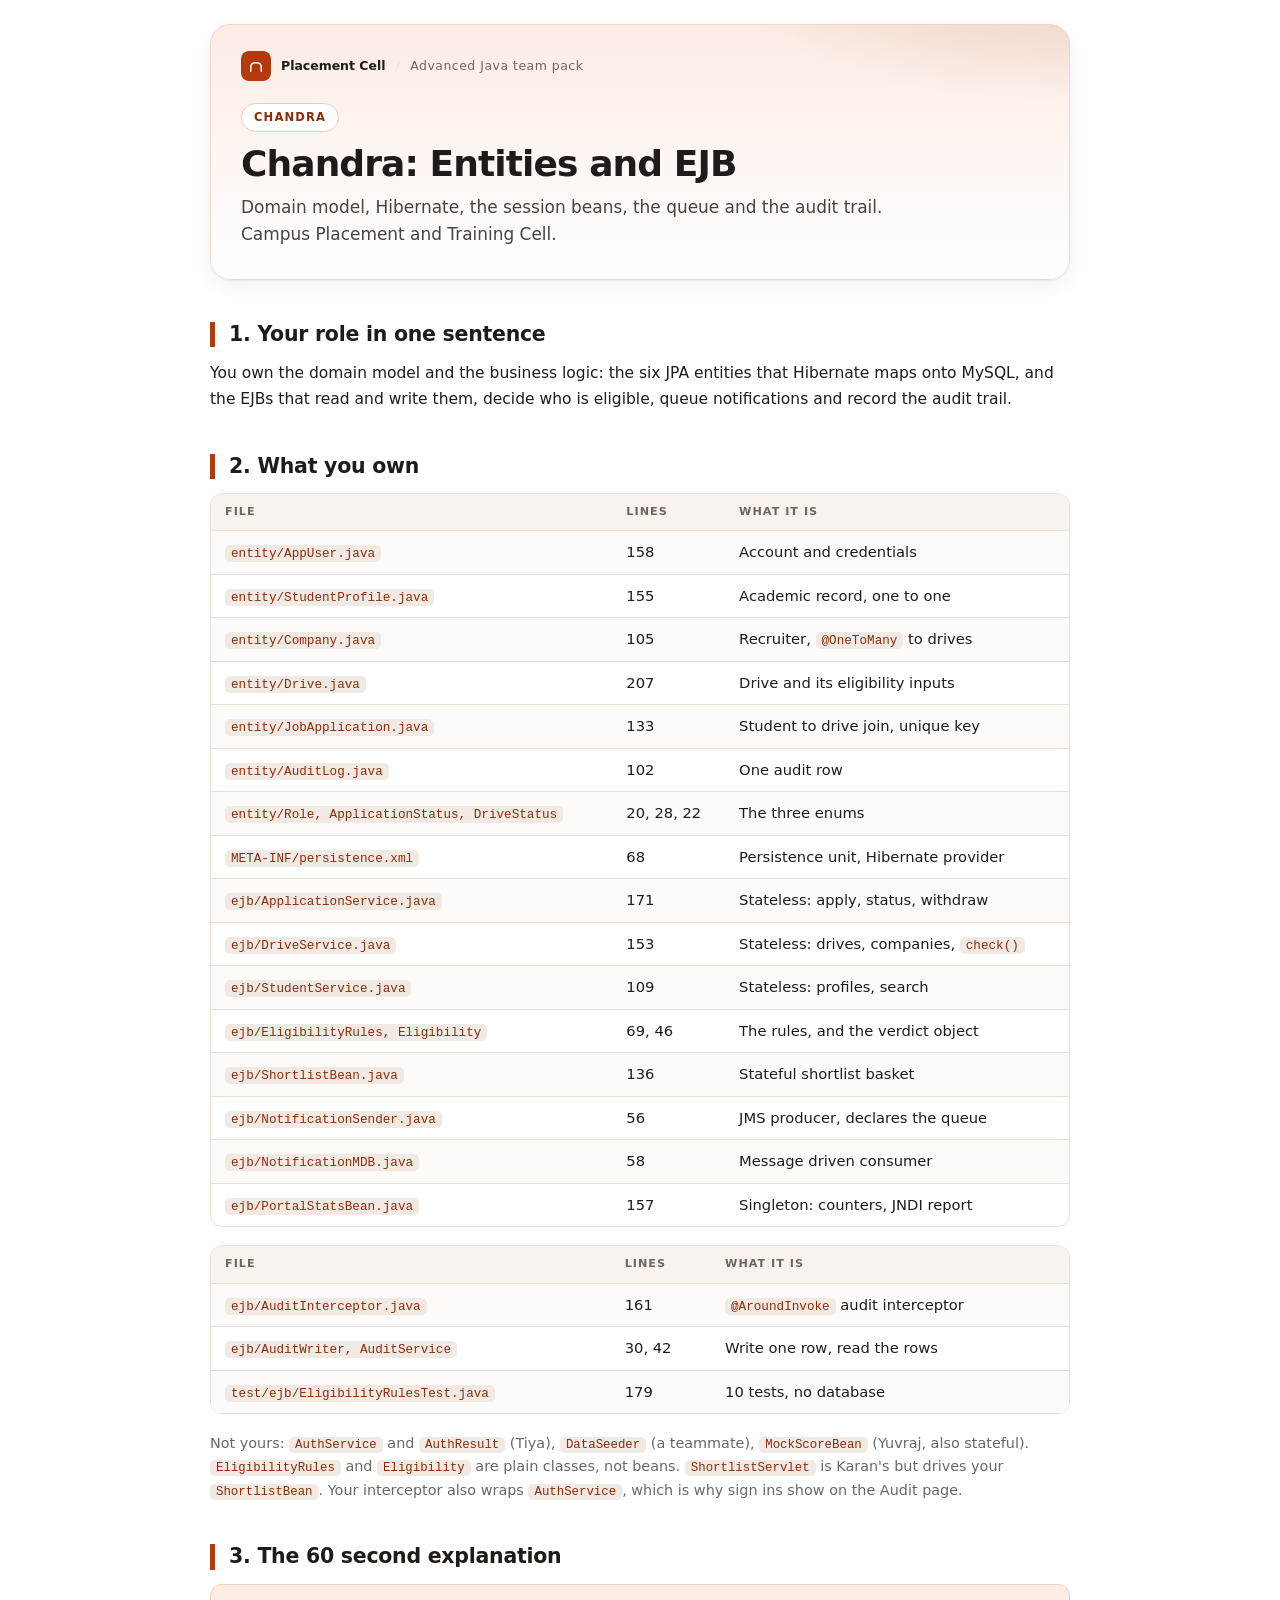
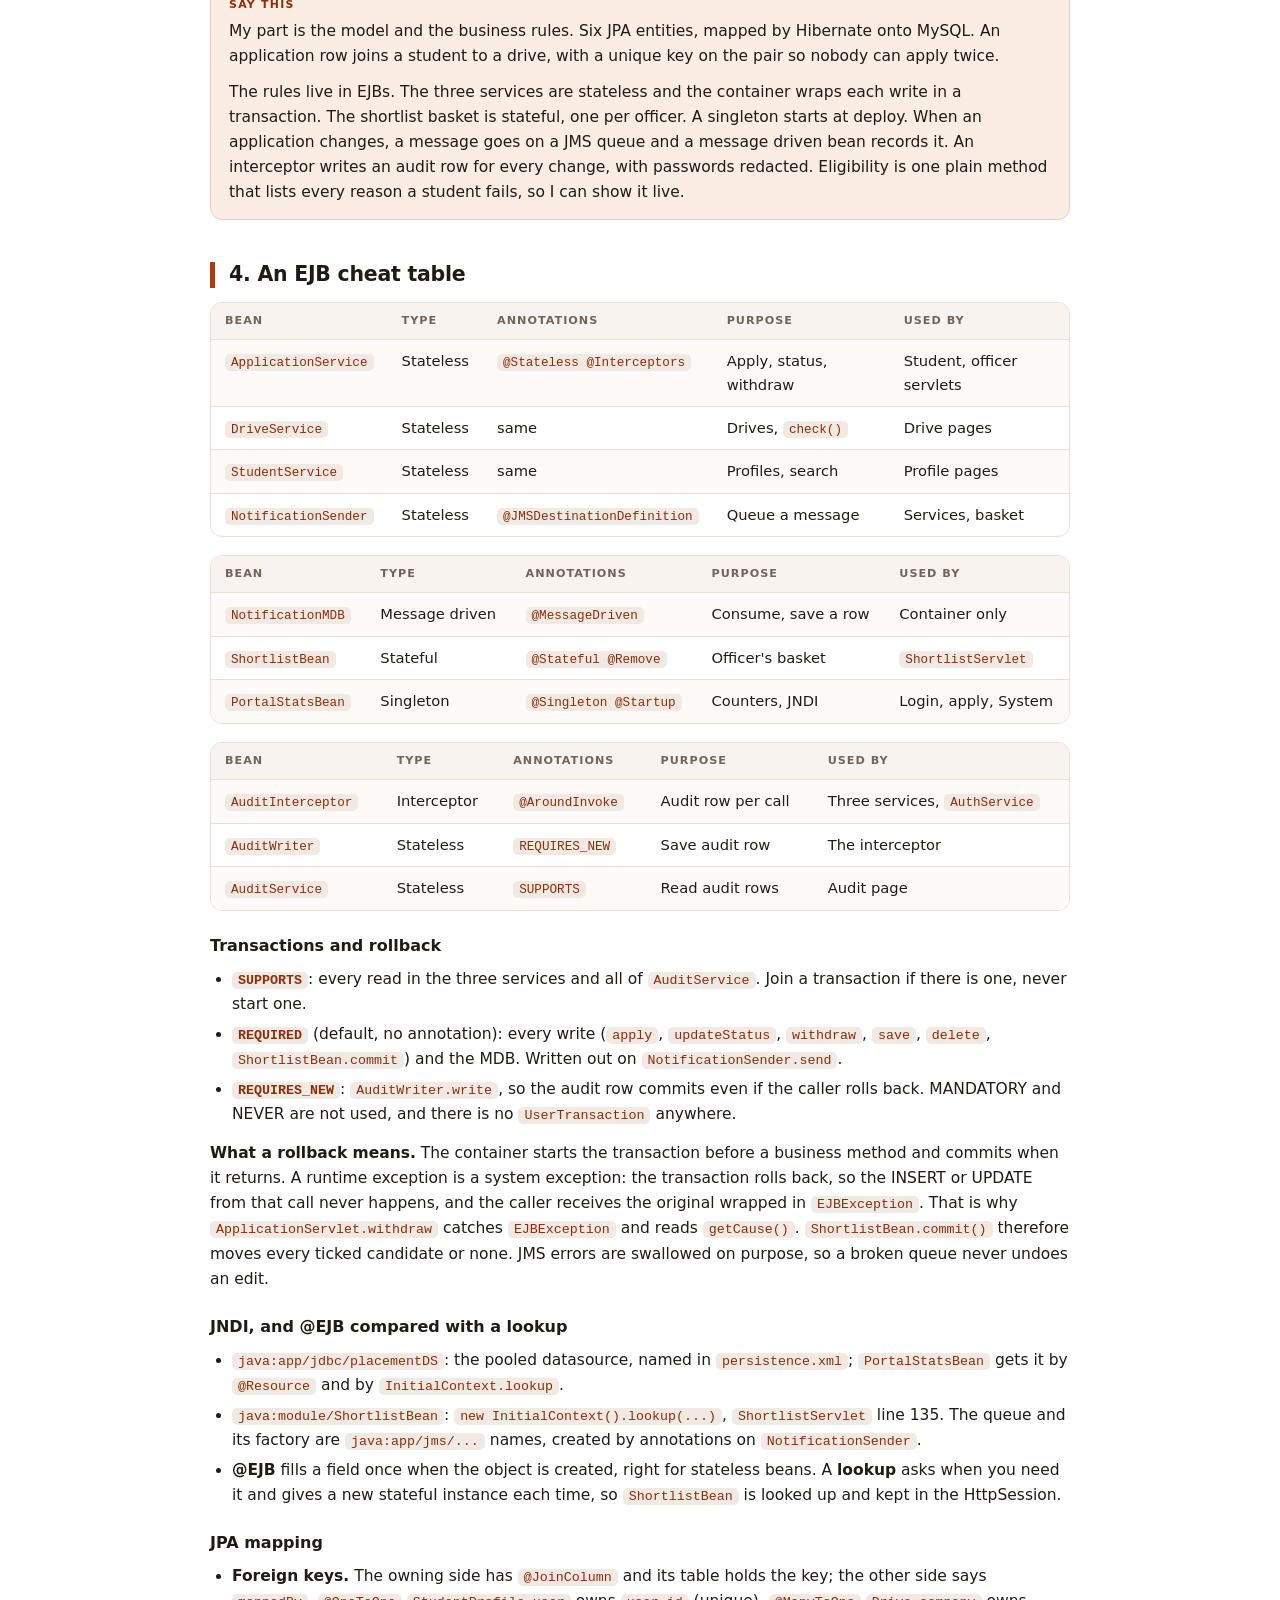
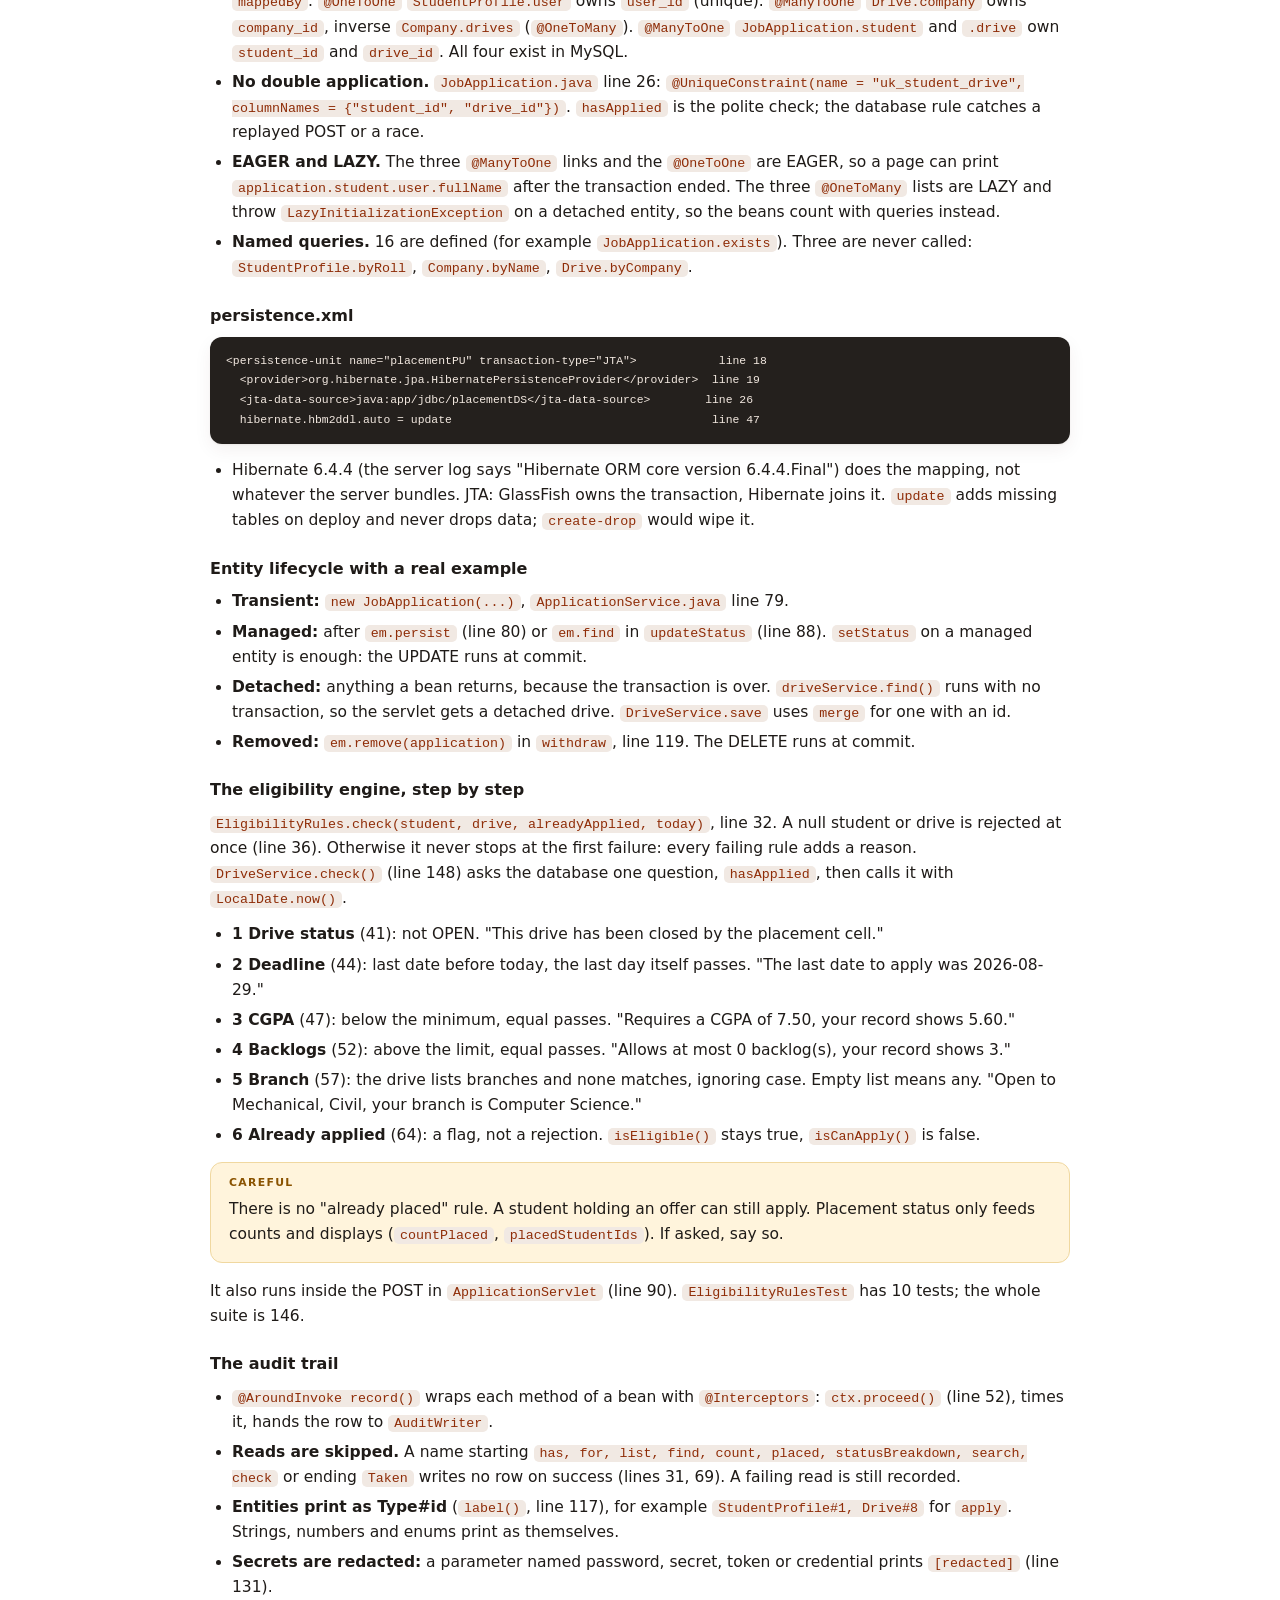
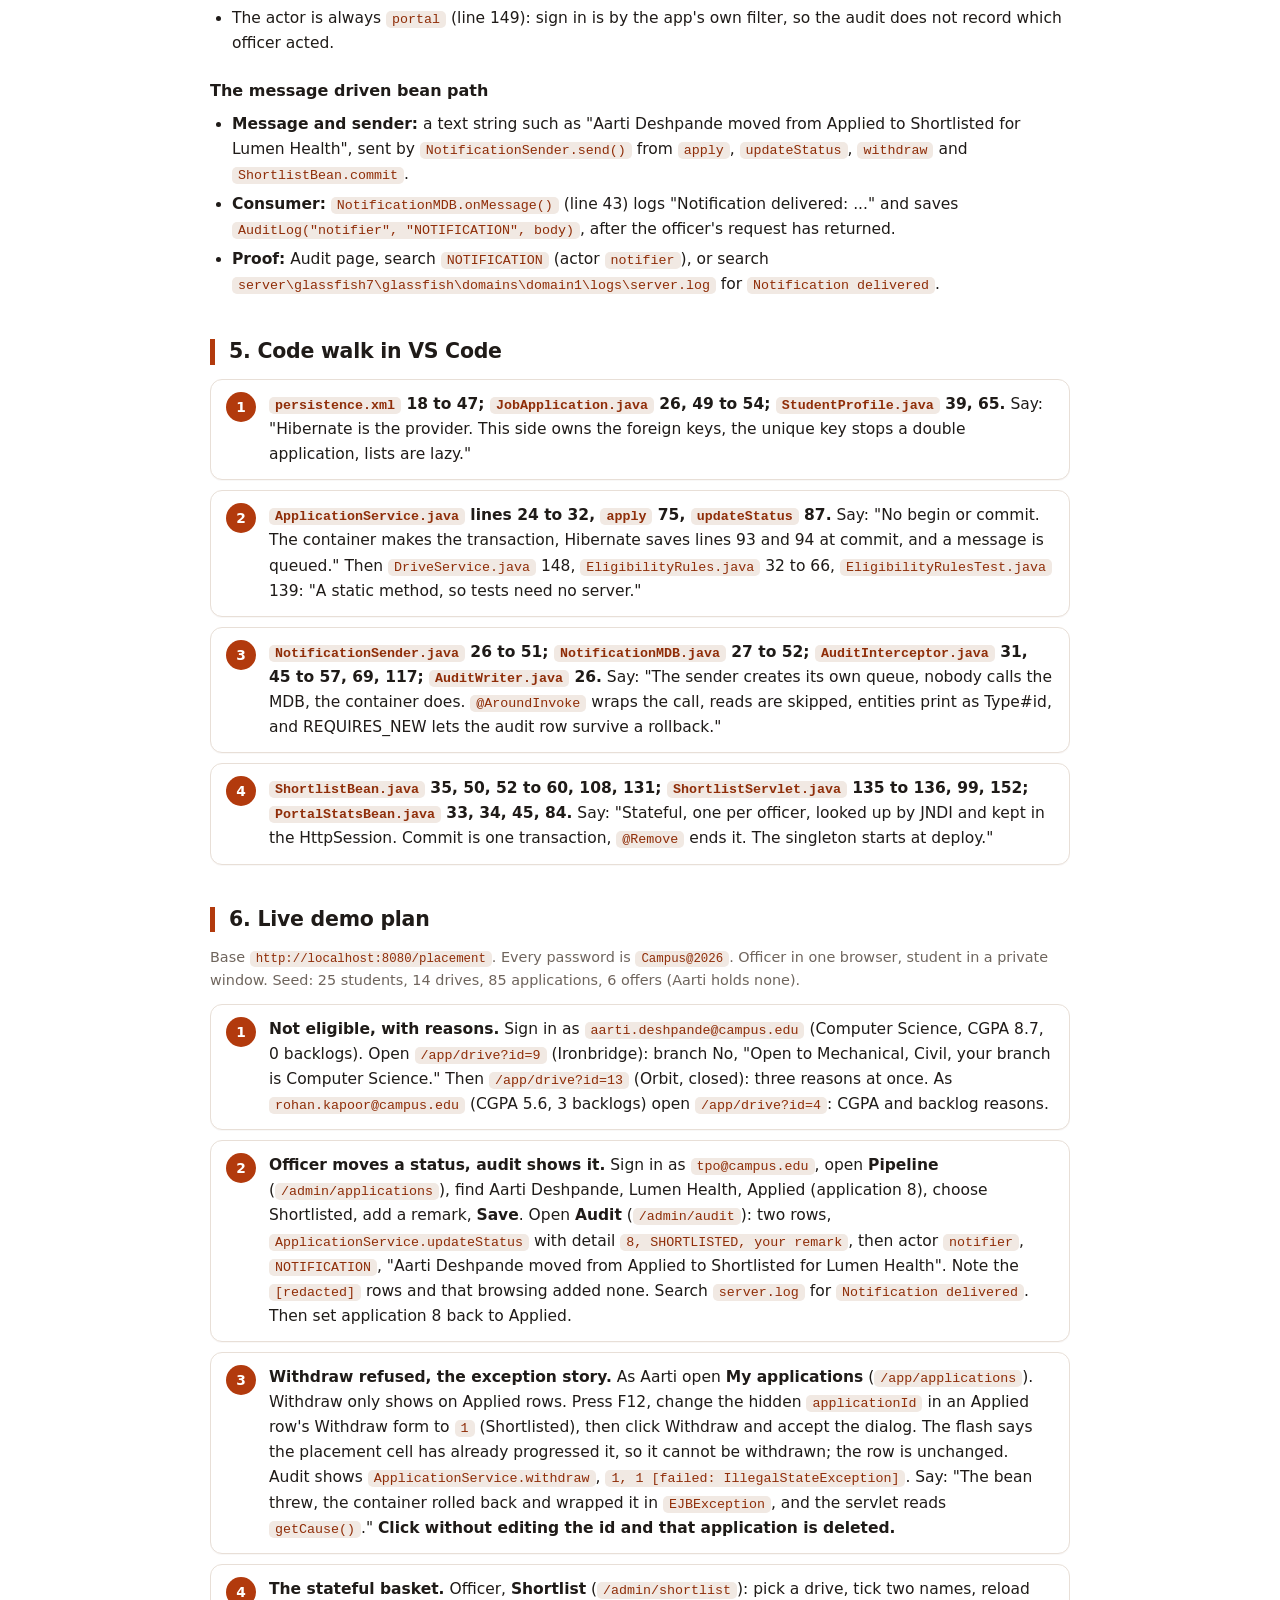
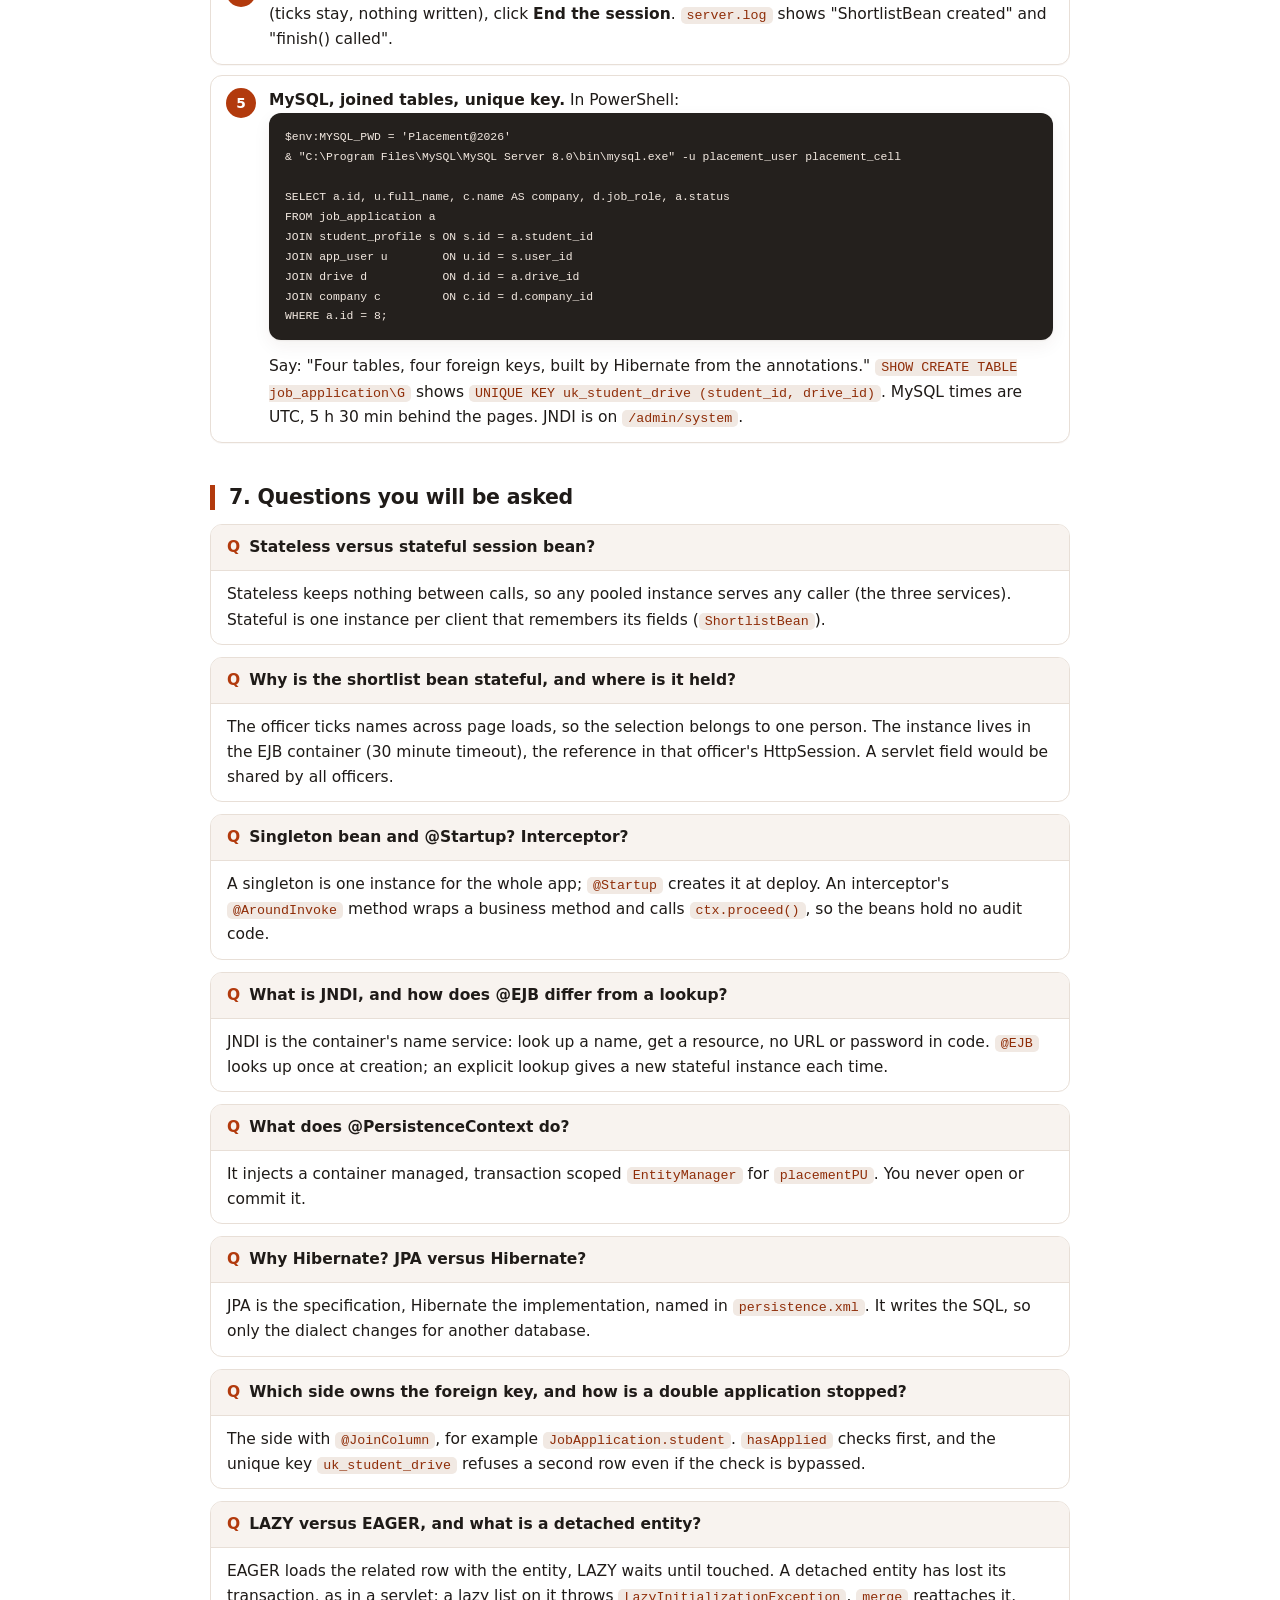
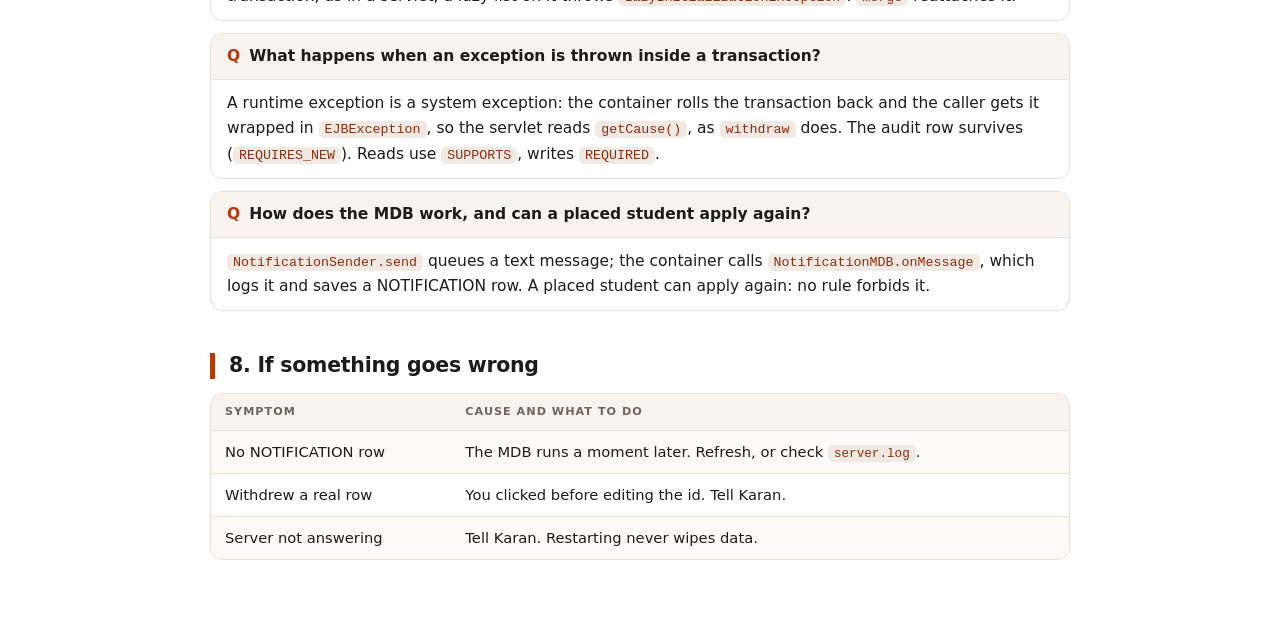
<file: docs/team/05-chandra-entities-ejb.html>
<!DOCTYPE html>
<html lang="en">
<head>
<meta charset="utf-8">
<meta name="viewport" content="width=device-width, initial-scale=1">
<title>Chandra: Entities and EJB</title>
<link rel="stylesheet" href="team.css">
</head>
<body>
<main>

<header class="cover"><div class="cover-inner">
<div class="brandrow"><span class="mark"><svg viewBox="0 0 24 24" aria-hidden="true"><path d="M5 19V13"/><path d="M19 19V13"/><path d="M5 13C5 6 19 6 19 13"/></svg></span><b>Placement Cell</b><span class="dot">/</span><span>Advanced Java team pack</span></div>
<span class="who">Chandra</span>
<h1>Chandra: Entities and EJB</h1>
<p class="sub">Domain model, Hibernate, the session beans, the queue and the audit trail. Campus Placement and Training Cell.</p>
</div></header>

<h2>1. Your role in one sentence</h2>
<p>You own the domain model and the business logic: the six JPA entities that Hibernate maps onto MySQL, and the EJBs that read and write them, decide who is eligible, queue notifications and record the audit trail.</p>

<h2>2. What you own</h2>
<table>
<tr><th>File</th><th>Lines</th><th>What it is</th></tr>
<tr><td><code>entity/AppUser.java</code></td><td>158</td><td>Account and credentials</td></tr>
<tr><td><code>entity/StudentProfile.java</code></td><td>155</td><td>Academic record, one to one</td></tr>
<tr><td><code>entity/Company.java</code></td><td>105</td><td>Recruiter, <code>@OneToMany</code> to drives</td></tr>
<tr><td><code>entity/Drive.java</code></td><td>207</td><td>Drive and its eligibility inputs</td></tr>
<tr><td><code>entity/JobApplication.java</code></td><td>133</td><td>Student to drive join, unique key</td></tr>
<tr><td><code>entity/AuditLog.java</code></td><td>102</td><td>One audit row</td></tr>
<tr><td><code>entity/Role, ApplicationStatus, DriveStatus</code></td><td>20, 28, 22</td><td>The three enums</td></tr>
<tr><td><code>META-INF/persistence.xml</code></td><td>68</td><td>Persistence unit, Hibernate provider</td></tr>
<tr><td><code>ejb/ApplicationService.java</code></td><td>171</td><td>Stateless: apply, status, withdraw</td></tr>
<tr><td><code>ejb/DriveService.java</code></td><td>153</td><td>Stateless: drives, companies, <code>check()</code></td></tr>
<tr><td><code>ejb/StudentService.java</code></td><td>109</td><td>Stateless: profiles, search</td></tr>
<tr><td><code>ejb/EligibilityRules, Eligibility</code></td><td>69, 46</td><td>The rules, and the verdict object</td></tr>
<tr><td><code>ejb/ShortlistBean.java</code></td><td>136</td><td>Stateful shortlist basket</td></tr>
<tr><td><code>ejb/NotificationSender.java</code></td><td>56</td><td>JMS producer, declares the queue</td></tr>
<tr><td><code>ejb/NotificationMDB.java</code></td><td>58</td><td>Message driven consumer</td></tr>
<tr><td><code>ejb/PortalStatsBean.java</code></td><td>157</td><td>Singleton: counters, JNDI report</td></tr>
</table>
<table>
<tr><th>File</th><th>Lines</th><th>What it is</th></tr>
<tr><td><code>ejb/AuditInterceptor.java</code></td><td>161</td><td><code>@AroundInvoke</code> audit interceptor</td></tr>
<tr><td><code>ejb/AuditWriter, AuditService</code></td><td>30, 42</td><td>Write one row, read the rows</td></tr>
<tr><td><code>test/ejb/EligibilityRulesTest.java</code></td><td>179</td><td>10 tests, no database</td></tr>
</table>
<p class="note">Not yours: <code>AuthService</code> and <code>AuthResult</code> (Tiya), <code>DataSeeder</code> (a teammate), <code>MockScoreBean</code> (Yuvraj, also stateful). <code>EligibilityRules</code> and <code>Eligibility</code> are plain classes, not beans. <code>ShortlistServlet</code> is Karan's but drives your <code>ShortlistBean</code>. Your interceptor also wraps <code>AuthService</code>, which is why sign ins show on the Audit page.</p>

<h2>3. The 60 second explanation</h2>
<div class="say">
<p>My part is the model and the business rules. Six JPA entities, mapped by Hibernate onto MySQL. An application row joins a student to a drive, with a unique key on the pair so nobody can apply twice.</p>
<p>The rules live in EJBs. The three services are stateless and the container wraps each write in a transaction. The shortlist basket is stateful, one per officer. A singleton starts at deploy. When an application changes, a message goes on a JMS queue and a message driven bean records it. An interceptor writes an audit row for every change, with passwords redacted. Eligibility is one plain method that lists every reason a student fails, so I can show it live.</p>
</div>

<h2>4. An EJB cheat table</h2>
<table>
<tr><th>Bean</th><th>Type</th><th>Annotations</th><th>Purpose</th><th>Used by</th></tr>
<tr><td><code>ApplicationService</code></td><td>Stateless</td><td><code>@Stateless @Interceptors</code></td><td>Apply, status, withdraw</td><td>Student, officer servlets</td></tr>
<tr><td><code>DriveService</code></td><td>Stateless</td><td>same</td><td>Drives, <code>check()</code></td><td>Drive pages</td></tr>
<tr><td><code>StudentService</code></td><td>Stateless</td><td>same</td><td>Profiles, search</td><td>Profile pages</td></tr>
<tr><td><code>NotificationSender</code></td><td>Stateless</td><td><code>@JMSDestinationDefinition</code></td><td>Queue a message</td><td>Services, basket</td></tr>
</table>
<table>
<tr><th>Bean</th><th>Type</th><th>Annotations</th><th>Purpose</th><th>Used by</th></tr>
<tr><td><code>NotificationMDB</code></td><td>Message driven</td><td><code>@MessageDriven</code></td><td>Consume, save a row</td><td>Container only</td></tr>
<tr><td><code>ShortlistBean</code></td><td>Stateful</td><td><code>@Stateful @Remove</code></td><td>Officer's basket</td><td><code>ShortlistServlet</code></td></tr>
<tr><td><code>PortalStatsBean</code></td><td>Singleton</td><td><code>@Singleton @Startup</code></td><td>Counters, JNDI</td><td>Login, apply, System</td></tr>
</table>
<table>
<tr><th>Bean</th><th>Type</th><th>Annotations</th><th>Purpose</th><th>Used by</th></tr>
<tr><td><code>AuditInterceptor</code></td><td>Interceptor</td><td><code>@AroundInvoke</code></td><td>Audit row per call</td><td>Three services, <code>AuthService</code></td></tr>
<tr><td><code>AuditWriter</code></td><td>Stateless</td><td><code>REQUIRES_NEW</code></td><td>Save audit row</td><td>The interceptor</td></tr>
<tr><td><code>AuditService</code></td><td>Stateless</td><td><code>SUPPORTS</code></td><td>Read audit rows</td><td>Audit page</td></tr>
</table>

<h3>Transactions and rollback</h3>
<ul>
<li><b><code>SUPPORTS</code></b>: every read in the three services and all of <code>AuditService</code>. Join a transaction if there is one, never start one.</li>
<li><b><code>REQUIRED</code></b> (default, no annotation): every write (<code>apply</code>, <code>updateStatus</code>, <code>withdraw</code>, <code>save</code>, <code>delete</code>, <code>ShortlistBean.commit</code>) and the MDB. Written out on <code>NotificationSender.send</code>.</li>
<li><b><code>REQUIRES_NEW</code></b>: <code>AuditWriter.write</code>, so the audit row commits even if the caller rolls back. MANDATORY and NEVER are not used, and there is no <code>UserTransaction</code> anywhere.</li>
</ul>
<p><b>What a rollback means.</b> The container starts the transaction before a business method and commits when it returns. A runtime exception is a system exception: the transaction rolls back, so the INSERT or UPDATE from that call never happens, and the caller receives the original wrapped in <code>EJBException</code>. That is why <code>ApplicationServlet.withdraw</code> catches <code>EJBException</code> and reads <code>getCause()</code>. <code>ShortlistBean.commit()</code> therefore moves every ticked candidate or none. JMS errors are swallowed on purpose, so a broken queue never undoes an edit.</p>

<h3>JNDI, and @EJB compared with a lookup</h3>
<ul>
<li><code>java:app/jdbc/placementDS</code>: the pooled datasource, named in <code>persistence.xml</code>; <code>PortalStatsBean</code> gets it by <code>@Resource</code> and by <code>InitialContext.lookup</code>.</li>
<li><code>java:module/ShortlistBean</code>: <code>new InitialContext().lookup(...)</code>, <code>ShortlistServlet</code> line 135. The queue and its factory are <code>java:app/jms/...</code> names, created by annotations on <code>NotificationSender</code>.</li>
<li><b>@EJB</b> fills a field once when the object is created, right for stateless beans. A <b>lookup</b> asks when you need it and gives a new stateful instance each time, so <code>ShortlistBean</code> is looked up and kept in the HttpSession.</li>
</ul>

<h3>JPA mapping</h3>
<ul>
<li><b>Foreign keys.</b> The owning side has <code>@JoinColumn</code> and its table holds the key; the other side says <code>mappedBy</code>. <code>@OneToOne</code> <code>StudentProfile.user</code> owns <code>user_id</code> (unique). <code>@ManyToOne</code> <code>Drive.company</code> owns <code>company_id</code>, inverse <code>Company.drives</code> (<code>@OneToMany</code>). <code>@ManyToOne</code> <code>JobApplication.student</code> and <code>.drive</code> own <code>student_id</code> and <code>drive_id</code>. All four exist in MySQL.</li>
<li><b>No double application.</b> <code>JobApplication.java</code> line 26: <code>@UniqueConstraint(name = "uk_student_drive", columnNames = {"student_id", "drive_id"})</code>. <code>hasApplied</code> is the polite check; the database rule catches a replayed POST or a race.</li>
<li><b>EAGER and LAZY.</b> The three <code>@ManyToOne</code> links and the <code>@OneToOne</code> are EAGER, so a page can print <code>application.student.user.fullName</code> after the transaction ended. The three <code>@OneToMany</code> lists are LAZY and throw <code>LazyInitializationException</code> on a detached entity, so the beans count with queries instead.</li>
<li><b>Named queries.</b> 16 are defined (for example <code>JobApplication.exists</code>). Three are never called: <code>StudentProfile.byRoll</code>, <code>Company.byName</code>, <code>Drive.byCompany</code>.</li>
</ul>

<h3>persistence.xml</h3>
<pre><code>&lt;persistence-unit name="placementPU" transaction-type="JTA"&gt;            line 18
  &lt;provider&gt;org.hibernate.jpa.HibernatePersistenceProvider&lt;/provider&gt;  line 19
  &lt;jta-data-source&gt;java:app/jdbc/placementDS&lt;/jta-data-source&gt;        line 26
  hibernate.hbm2ddl.auto = update                                      line 47</code></pre>
<ul>
<li>Hibernate 6.4.4 (the server log says "Hibernate ORM core version 6.4.4.Final") does the mapping, not whatever the server bundles. JTA: GlassFish owns the transaction, Hibernate joins it. <code>update</code> adds missing tables on deploy and never drops data; <code>create-drop</code> would wipe it.</li>
</ul>

<h3>Entity lifecycle with a real example</h3>
<ul>
<li><b>Transient:</b> <code>new JobApplication(...)</code>, <code>ApplicationService.java</code> line 79.</li>
<li><b>Managed:</b> after <code>em.persist</code> (line 80) or <code>em.find</code> in <code>updateStatus</code> (line 88). <code>setStatus</code> on a managed entity is enough: the UPDATE runs at commit.</li>
<li><b>Detached:</b> anything a bean returns, because the transaction is over. <code>driveService.find()</code> runs with no transaction, so the servlet gets a detached drive. <code>DriveService.save</code> uses <code>merge</code> for one with an id.</li>
<li><b>Removed:</b> <code>em.remove(application)</code> in <code>withdraw</code>, line 119. The DELETE runs at commit.</li>
</ul>

<h3>The eligibility engine, step by step</h3>
<p><code>EligibilityRules.check(student, drive, alreadyApplied, today)</code>, line 32. A null student or drive is rejected at once (line 36). Otherwise it never stops at the first failure: every failing rule adds a reason. <code>DriveService.check()</code> (line 148) asks the database one question, <code>hasApplied</code>, then calls it with <code>LocalDate.now()</code>.</p>
<ul>
<li><b>1 Drive status</b> (41): not OPEN. "This drive has been closed by the placement cell."</li>
<li><b>2 Deadline</b> (44): last date before today, the last day itself passes. "The last date to apply was 2026-08-29."</li>
<li><b>3 CGPA</b> (47): below the minimum, equal passes. "Requires a CGPA of 7.50, your record shows 5.60."</li>
<li><b>4 Backlogs</b> (52): above the limit, equal passes. "Allows at most 0 backlog(s), your record shows 3."</li>
<li><b>5 Branch</b> (57): the drive lists branches and none matches, ignoring case. Empty list means any. "Open to Mechanical, Civil, your branch is Computer Science."</li>
<li><b>6 Already applied</b> (64): a flag, not a rejection. <code>isEligible()</code> stays true, <code>isCanApply()</code> is false.</li>
</ul>
<div class="warn"><p>There is no "already placed" rule. A student holding an offer can still apply. Placement status only feeds counts and displays (<code>countPlaced</code>, <code>placedStudentIds</code>). If asked, say so.</p></div>
<p>It also runs inside the POST in <code>ApplicationServlet</code> (line 90). <code>EligibilityRulesTest</code> has 10 tests; the whole suite is 146.</p>

<h3>The audit trail</h3>
<ul>
<li><code>@AroundInvoke record()</code> wraps each method of a bean with <code>@Interceptors</code>: <code>ctx.proceed()</code> (line 52), times it, hands the row to <code>AuditWriter</code>.</li>
<li><b>Reads are skipped.</b> A name starting <code>has, for, list, find, count, placed, statusBreakdown, search, check</code> or ending <code>Taken</code> writes no row on success (lines 31, 69). A failing read is still recorded.</li>
<li><b>Entities print as Type#id</b> (<code>label()</code>, line 117), for example <code>StudentProfile#1, Drive#8</code> for <code>apply</code>. Strings, numbers and enums print as themselves.</li>
<li><b>Secrets are redacted:</b> a parameter named password, secret, token or credential prints <code>[redacted]</code> (line 131).</li>
<li>The actor is always <code>portal</code> (line 149): sign in is by the app's own filter, so the audit does not record which officer acted.</li>
</ul>

<h3>The message driven bean path</h3>
<ul>
<li><b>Message and sender:</b> a text string such as "Aarti Deshpande moved from Applied to Shortlisted for Lumen Health", sent by <code>NotificationSender.send()</code> from <code>apply</code>, <code>updateStatus</code>, <code>withdraw</code> and <code>ShortlistBean.commit</code>.</li>
<li><b>Consumer:</b> <code>NotificationMDB.onMessage()</code> (line 43) logs "Notification delivered: ..." and saves <code>AuditLog("notifier", "NOTIFICATION", body)</code>, after the officer's request has returned.</li>
<li><b>Proof:</b> Audit page, search <code>NOTIFICATION</code> (actor <code>notifier</code>), or search <code>server\glassfish7\glassfish\domains\domain1\logs\server.log</code> for <code>Notification delivered</code>.</li>
</ul>

<h2>5. Code walk in VS Code</h2>
<ol class="steps">
<li><b><code>persistence.xml</code> 18 to 47; <code>JobApplication.java</code> 26, 49 to 54; <code>StudentProfile.java</code> 39, 65.</b> Say: "Hibernate is the provider. This side owns the foreign keys, the unique key stops a double application, lists are lazy."</li>
<li><b><code>ApplicationService.java</code> lines 24 to 32, <code>apply</code> 75, <code>updateStatus</code> 87.</b> Say: "No begin or commit. The container makes the transaction, Hibernate saves lines 93 and 94 at commit, and a message is queued." Then <code>DriveService.java</code> 148, <code>EligibilityRules.java</code> 32 to 66, <code>EligibilityRulesTest.java</code> 139: "A static method, so tests need no server."</li>
<li><b><code>NotificationSender.java</code> 26 to 51; <code>NotificationMDB.java</code> 27 to 52; <code>AuditInterceptor.java</code> 31, 45 to 57, 69, 117; <code>AuditWriter.java</code> 26.</b> Say: "The sender creates its own queue, nobody calls the MDB, the container does. <code>@AroundInvoke</code> wraps the call, reads are skipped, entities print as Type#id, and REQUIRES_NEW lets the audit row survive a rollback."</li>
<li><b><code>ShortlistBean.java</code> 35, 50, 52 to 60, 108, 131; <code>ShortlistServlet.java</code> 135 to 136, 99, 152; <code>PortalStatsBean.java</code> 33, 34, 45, 84.</b> Say: "Stateful, one per officer, looked up by JNDI and kept in the HttpSession. Commit is one transaction, <code>@Remove</code> ends it. The singleton starts at deploy."</li>
</ol>

<h2>6. Live demo plan</h2>
<p class="note">Base <code>http://localhost:8080/placement</code>. Every password is <code>Campus@2026</code>. Officer in one browser, student in a private window. Seed: 25 students, 14 drives, 85 applications, 6 offers (Aarti holds none).</p>
<ol class="steps">
<li><b>Not eligible, with reasons.</b> Sign in as <code>aarti.deshpande@campus.edu</code> (Computer Science, CGPA 8.7, 0 backlogs). Open <code>/app/drive?id=9</code> (Ironbridge): branch No, "Open to Mechanical, Civil, your branch is Computer Science." Then <code>/app/drive?id=13</code> (Orbit, closed): three reasons at once. As <code>rohan.kapoor@campus.edu</code> (CGPA 5.6, 3 backlogs) open <code>/app/drive?id=4</code>: CGPA and backlog reasons.</li>
<li><b>Officer moves a status, audit shows it.</b> Sign in as <code>tpo@campus.edu</code>, open <b>Pipeline</b> (<code>/admin/applications</code>), find Aarti Deshpande, Lumen Health, Applied (application 8), choose Shortlisted, add a remark, <b>Save</b>. Open <b>Audit</b> (<code>/admin/audit</code>): two rows, <code>ApplicationService.updateStatus</code> with detail <code>8, SHORTLISTED, your remark</code>, then actor <code>notifier</code>, <code>NOTIFICATION</code>, "Aarti Deshpande moved from Applied to Shortlisted for Lumen Health". Note the <code>[redacted]</code> rows and that browsing added none. Search <code>server.log</code> for <code>Notification delivered</code>. Then set application 8 back to Applied.</li>
<li><b>Withdraw refused, the exception story.</b> As Aarti open <b>My applications</b> (<code>/app/applications</code>). Withdraw only shows on Applied rows. Press F12, change the hidden <code>applicationId</code> in an Applied row's Withdraw form to <code>1</code> (Shortlisted), then click Withdraw and accept the dialog. The flash says the placement cell has already progressed it, so it cannot be withdrawn; the row is unchanged. Audit shows <code>ApplicationService.withdraw</code>, <code>1, 1 [failed: IllegalStateException]</code>. Say: "The bean threw, the container rolled back and wrapped it in <code>EJBException</code>, and the servlet reads <code>getCause()</code>." <b>Click without editing the id and that application is deleted.</b></li>
<li><b>The stateful basket.</b> Officer, <b>Shortlist</b> (<code>/admin/shortlist</code>): pick a drive, tick two names, reload (ticks stay, nothing written), click <b>End the session</b>. <code>server.log</code> shows "ShortlistBean created" and "finish() called".</li>
<li><b>MySQL, joined tables, unique key.</b> In PowerShell:
<pre><code>$env:MYSQL_PWD = 'Placement@2026'
&amp; "C:\Program Files\MySQL\MySQL Server 8.0\bin\mysql.exe" -u placement_user placement_cell

SELECT a.id, u.full_name, c.name AS company, d.job_role, a.status
FROM job_application a
JOIN student_profile s ON s.id = a.student_id
JOIN app_user u        ON u.id = s.user_id
JOIN drive d           ON d.id = a.drive_id
JOIN company c         ON c.id = d.company_id
WHERE a.id = 8;</code></pre>
Say: "Four tables, four foreign keys, built by Hibernate from the annotations." <code>SHOW CREATE TABLE job_application\G</code> shows <code>UNIQUE KEY uk_student_drive (student_id, drive_id)</code>. MySQL times are UTC, 5 h 30 min behind the pages. JNDI is on <code>/admin/system</code>.</li>
</ol>

<h2>7. Questions you will be asked</h2>

<div class="qa"><p class="q">Stateless versus stateful session bean?</p>
<p class="a">Stateless keeps nothing between calls, so any pooled instance serves any caller (the three services). Stateful is one instance per client that remembers its fields (<code>ShortlistBean</code>).</p></div>

<div class="qa"><p class="q">Why is the shortlist bean stateful, and where is it held?</p>
<p class="a">The officer ticks names across page loads, so the selection belongs to one person. The instance lives in the EJB container (30 minute timeout), the reference in that officer's HttpSession. A servlet field would be shared by all officers.</p></div>

<div class="qa"><p class="q">Singleton bean and @Startup? Interceptor?</p>
<p class="a">A singleton is one instance for the whole app; <code>@Startup</code> creates it at deploy. An interceptor's <code>@AroundInvoke</code> method wraps a business method and calls <code>ctx.proceed()</code>, so the beans hold no audit code.</p></div>

<div class="qa"><p class="q">What is JNDI, and how does @EJB differ from a lookup?</p>
<p class="a">JNDI is the container's name service: look up a name, get a resource, no URL or password in code. <code>@EJB</code> looks up once at creation; an explicit lookup gives a new stateful instance each time.</p></div>

<div class="qa"><p class="q">What does @PersistenceContext do?</p>
<p class="a">It injects a container managed, transaction scoped <code>EntityManager</code> for <code>placementPU</code>. You never open or commit it.</p></div>

<div class="qa"><p class="q">Why Hibernate? JPA versus Hibernate?</p>
<p class="a">JPA is the specification, Hibernate the implementation, named in <code>persistence.xml</code>. It writes the SQL, so only the dialect changes for another database.</p></div>

<div class="qa"><p class="q">Which side owns the foreign key, and how is a double application stopped?</p>
<p class="a">The side with <code>@JoinColumn</code>, for example <code>JobApplication.student</code>. <code>hasApplied</code> checks first, and the unique key <code>uk_student_drive</code> refuses a second row even if the check is bypassed.</p></div>

<div class="qa"><p class="q">LAZY versus EAGER, and what is a detached entity?</p>
<p class="a">EAGER loads the related row with the entity, LAZY waits until touched. A detached entity has lost its transaction, as in a servlet; a lazy list on it throws <code>LazyInitializationException</code>. <code>merge</code> reattaches it.</p></div>

<div class="qa"><p class="q">What happens when an exception is thrown inside a transaction?</p>
<p class="a">A runtime exception is a system exception: the container rolls the transaction back and the caller gets it wrapped in <code>EJBException</code>, so the servlet reads <code>getCause()</code>, as <code>withdraw</code> does. The audit row survives (<code>REQUIRES_NEW</code>). Reads use <code>SUPPORTS</code>, writes <code>REQUIRED</code>.</p></div>


<div class="qa"><p class="q">How does the MDB work, and can a placed student apply again?</p>
<p class="a"><code>NotificationSender.send</code> queues a text message; the container calls <code>NotificationMDB.onMessage</code>, which logs it and saves a NOTIFICATION row. A placed student can apply again: no rule forbids it.</p></div>

<h2>8. If something goes wrong</h2>
<table>
<tr><th>Symptom</th><th>Cause and what to do</th></tr>
<tr><td>No NOTIFICATION row</td><td>The MDB runs a moment later. Refresh, or check <code>server.log</code>.</td></tr>
<tr><td>Withdrew a real row</td><td>You clicked before editing the id. Tell Karan.</td></tr>
<tr><td>Server not answering</td><td>Tell Karan. Restarting never wipes data.</td></tr>
</table>

</main>
</body>
</html>
</file>
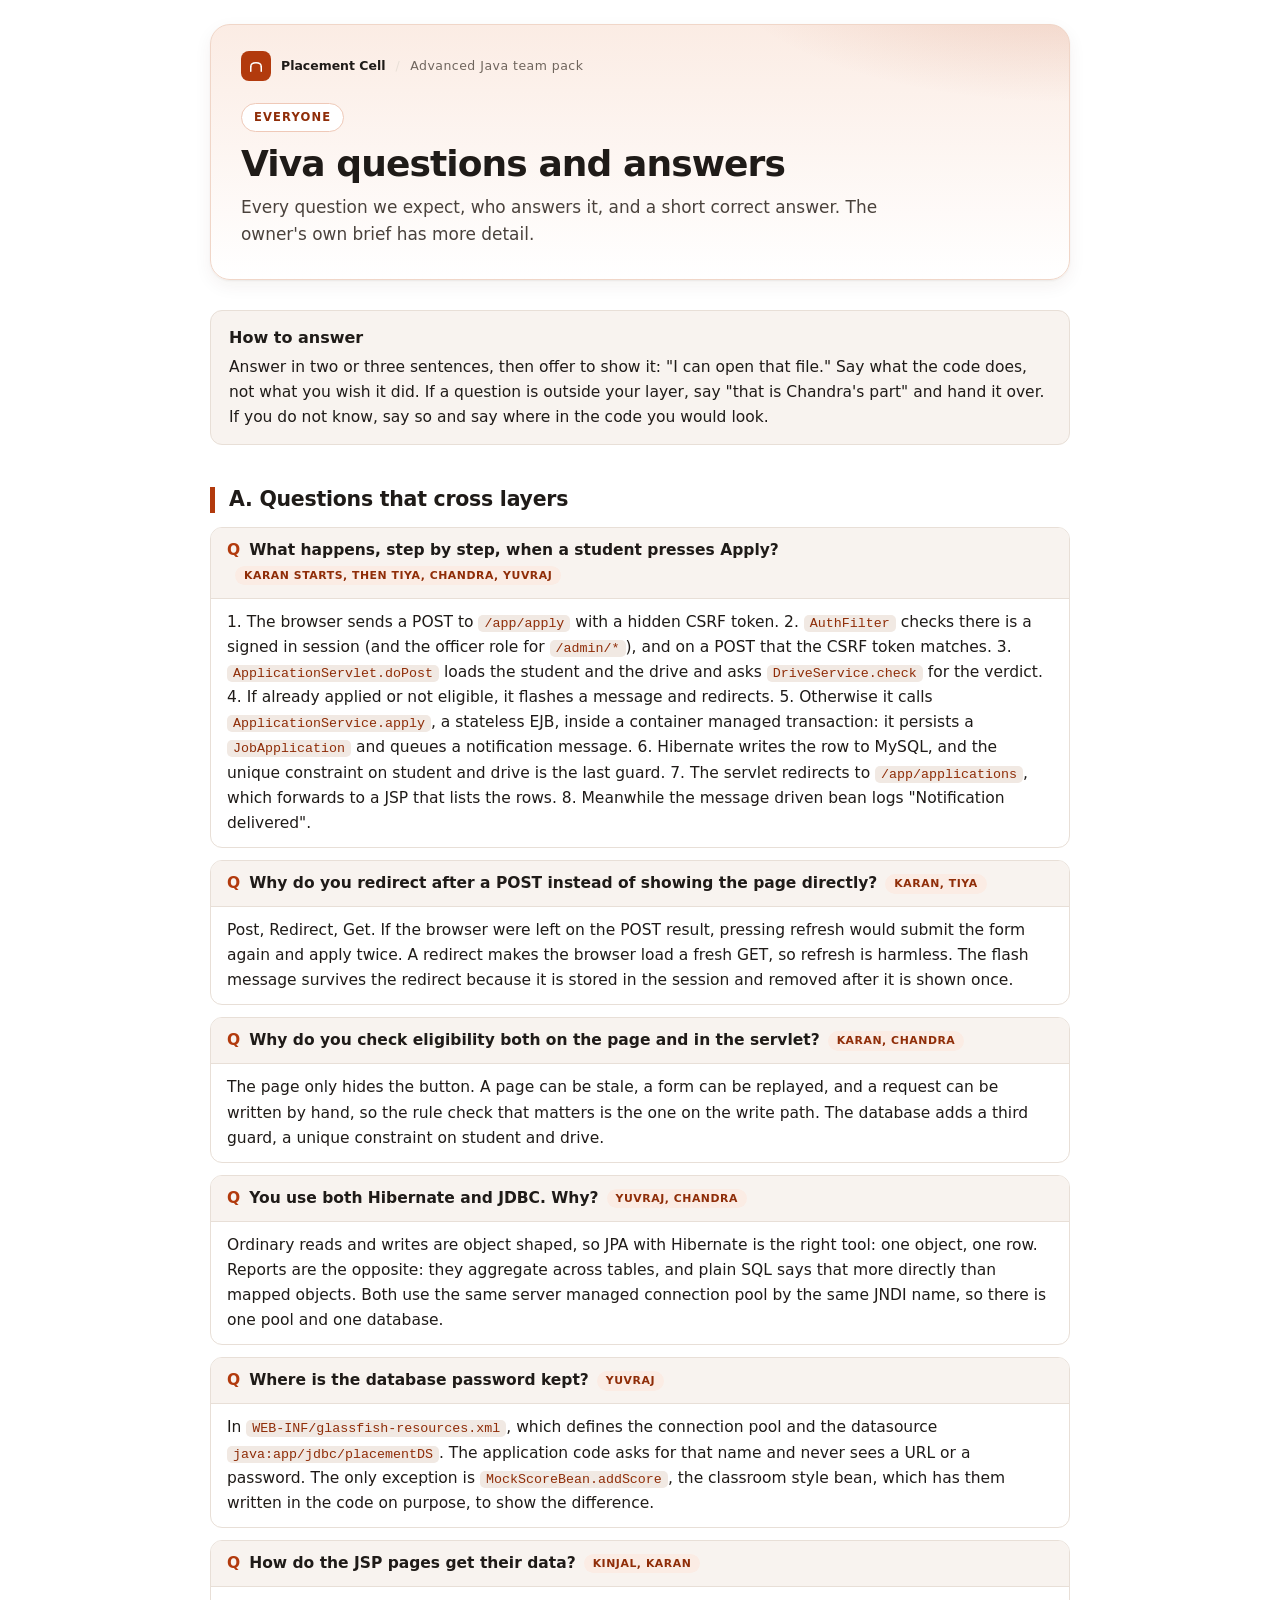
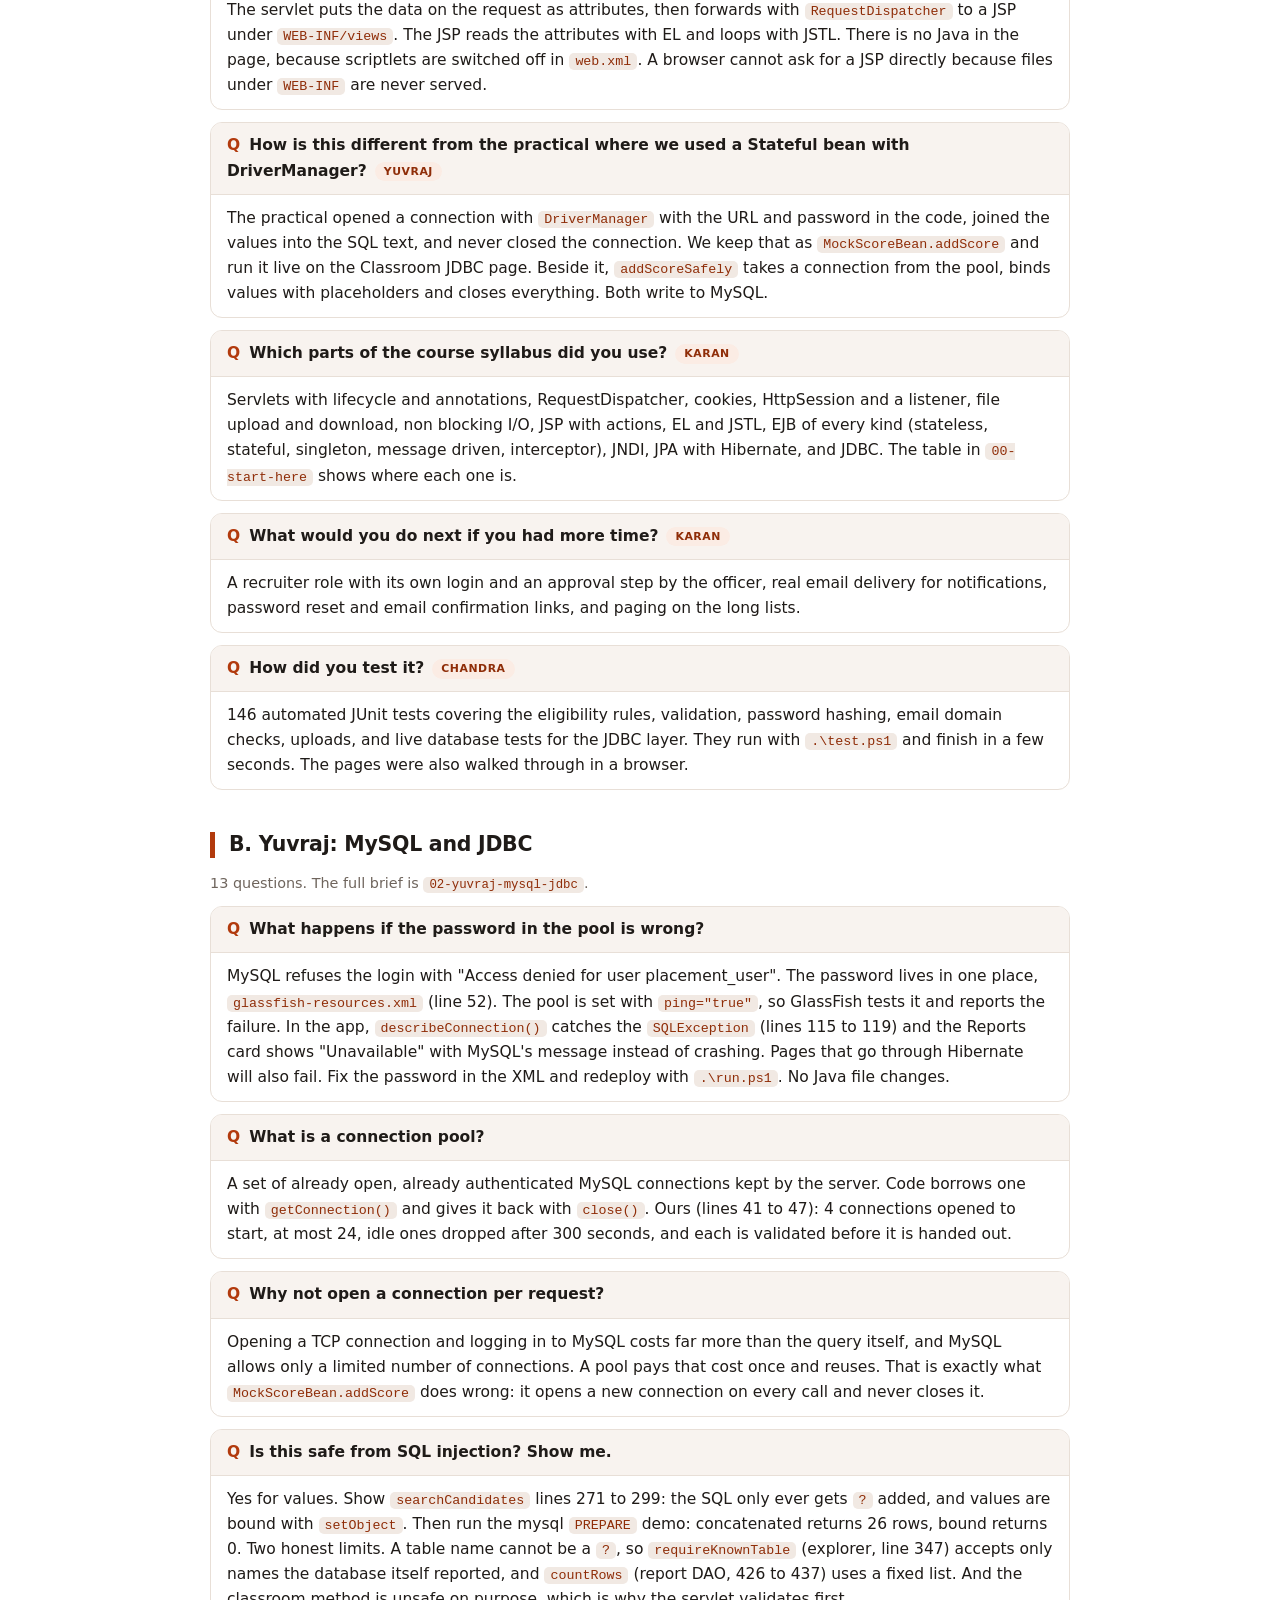
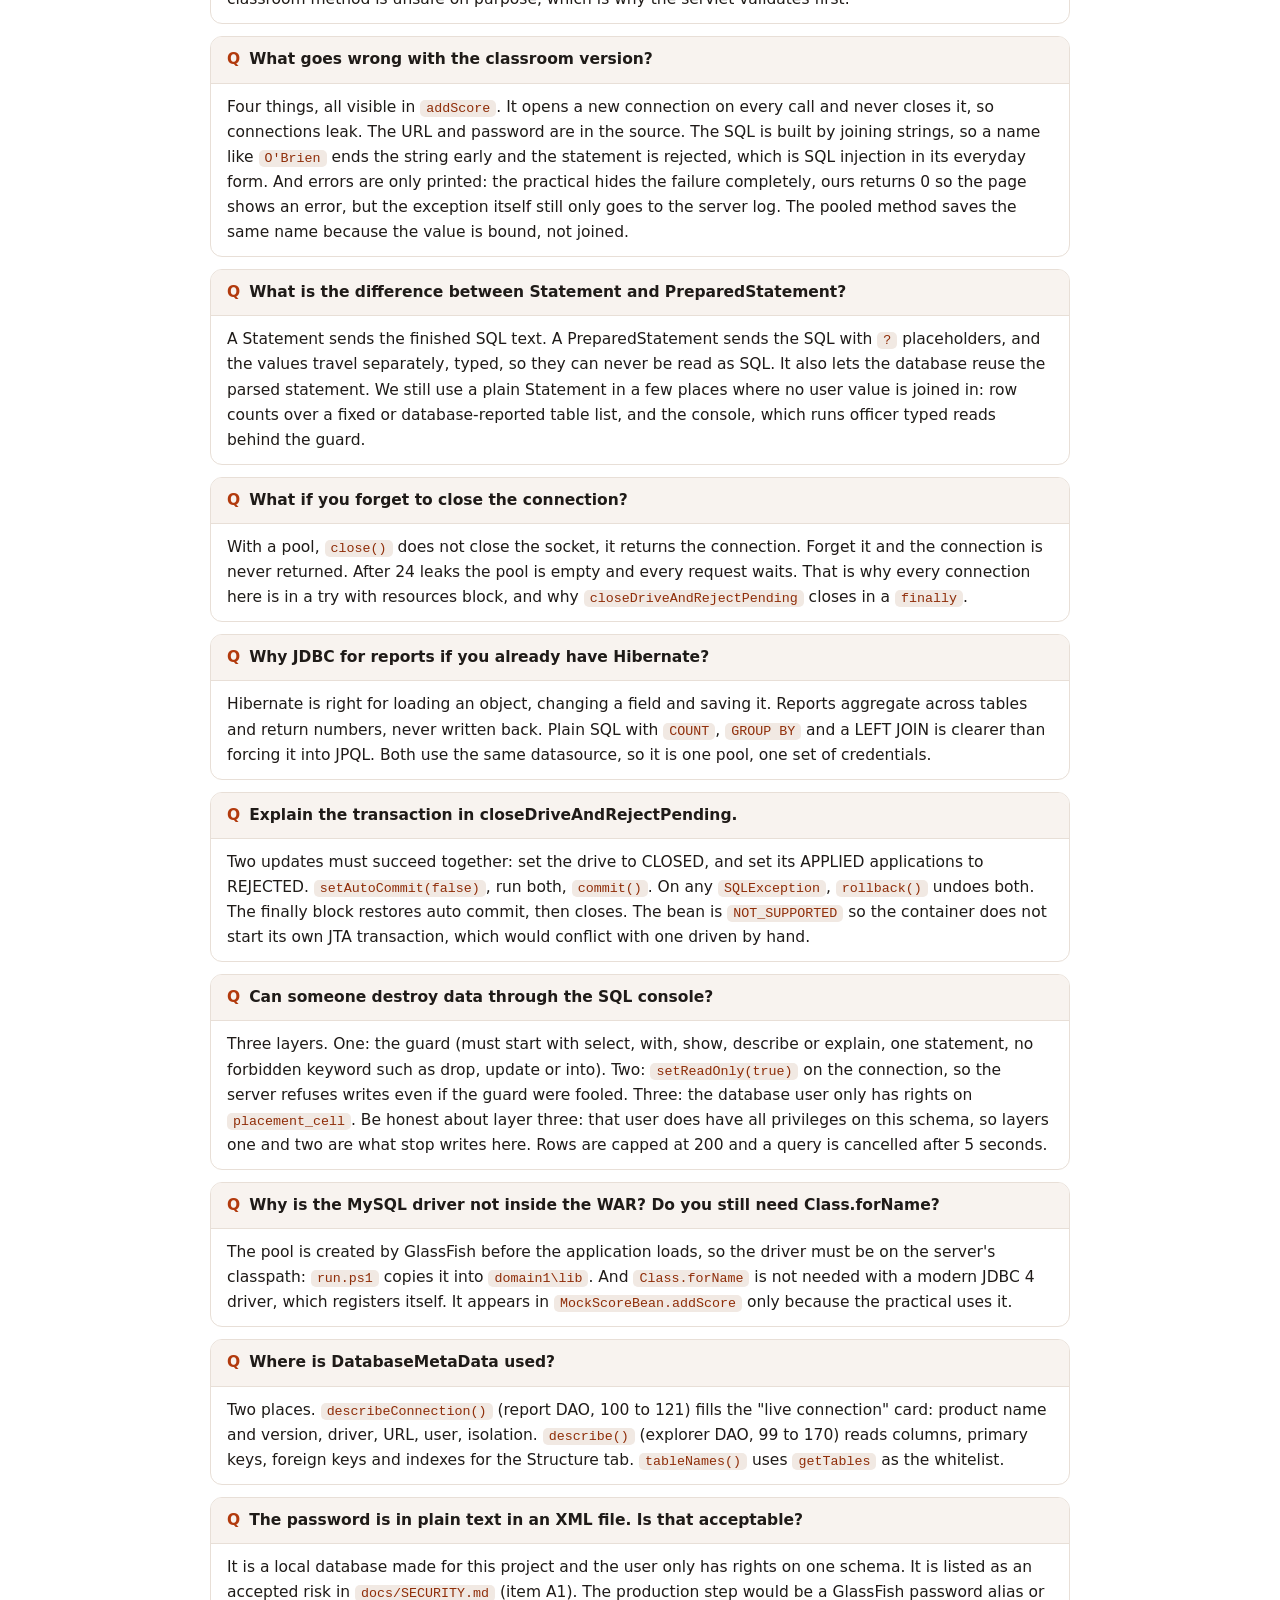
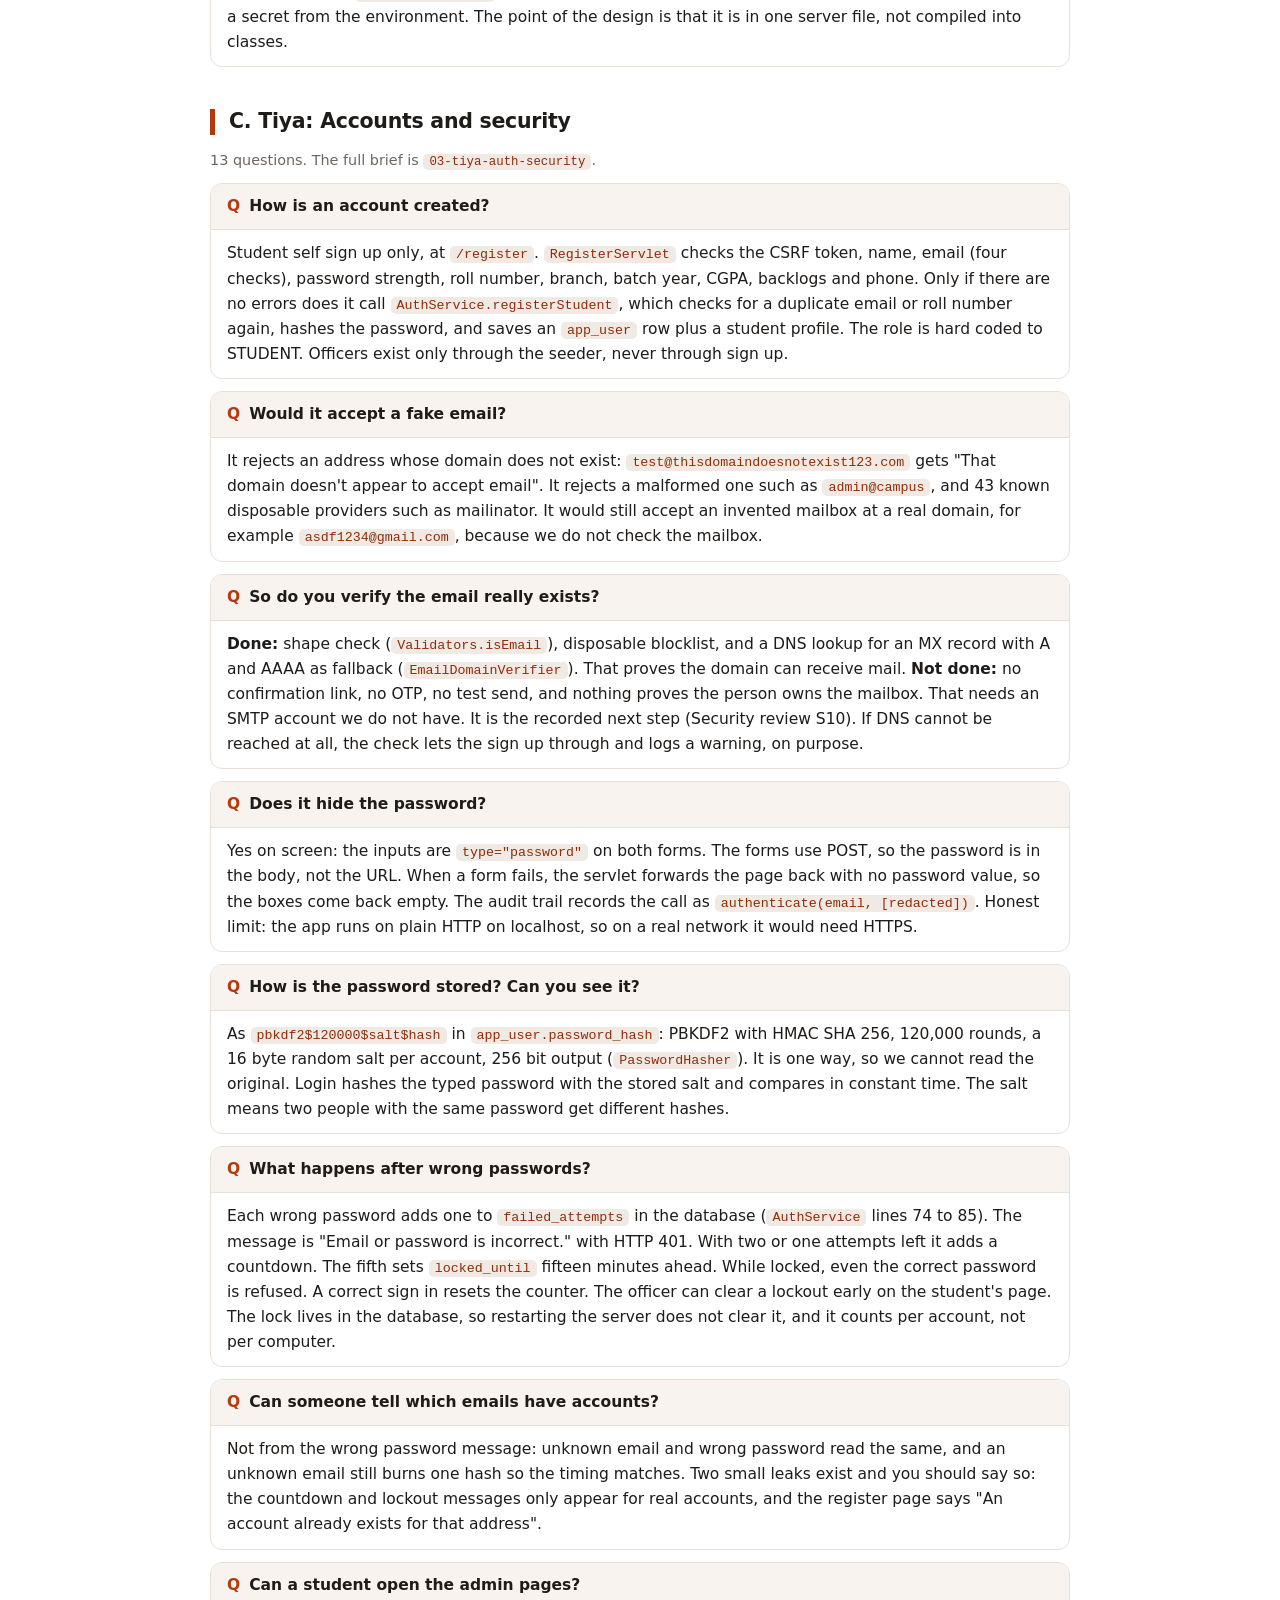
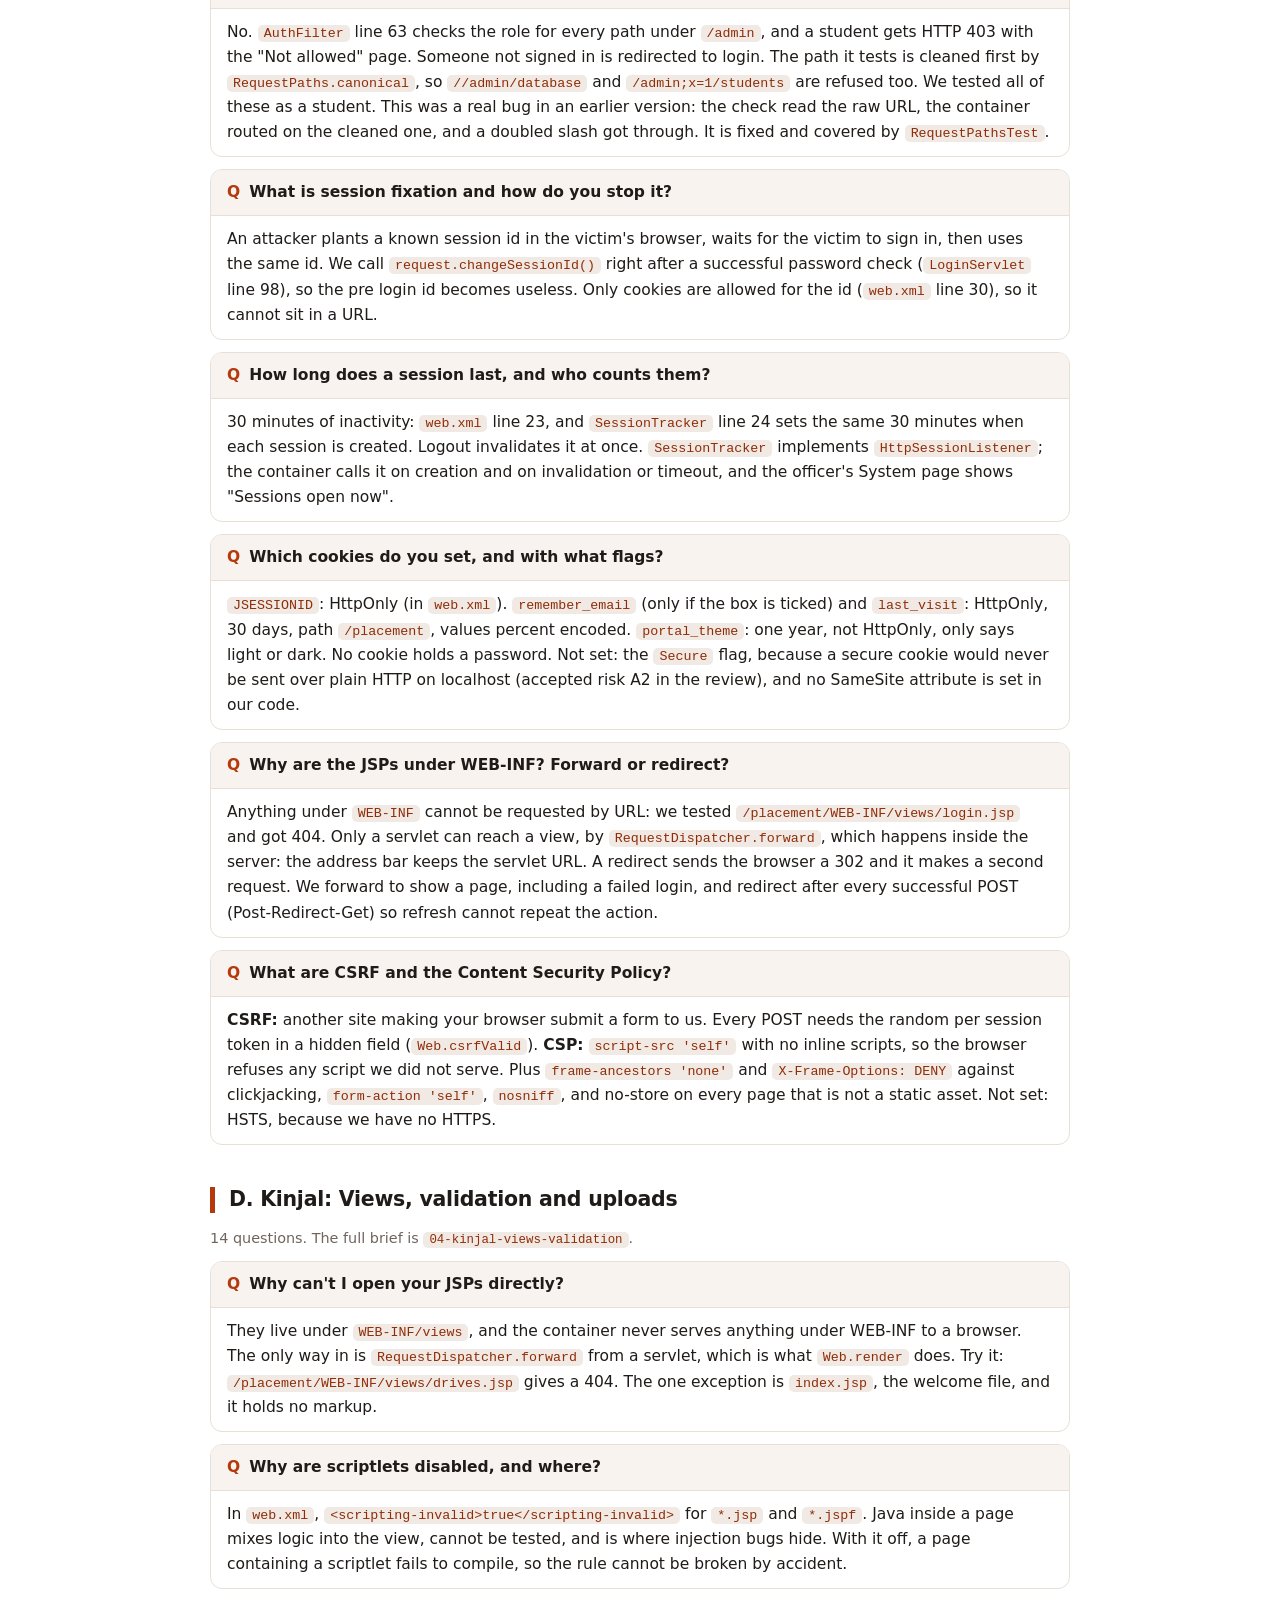
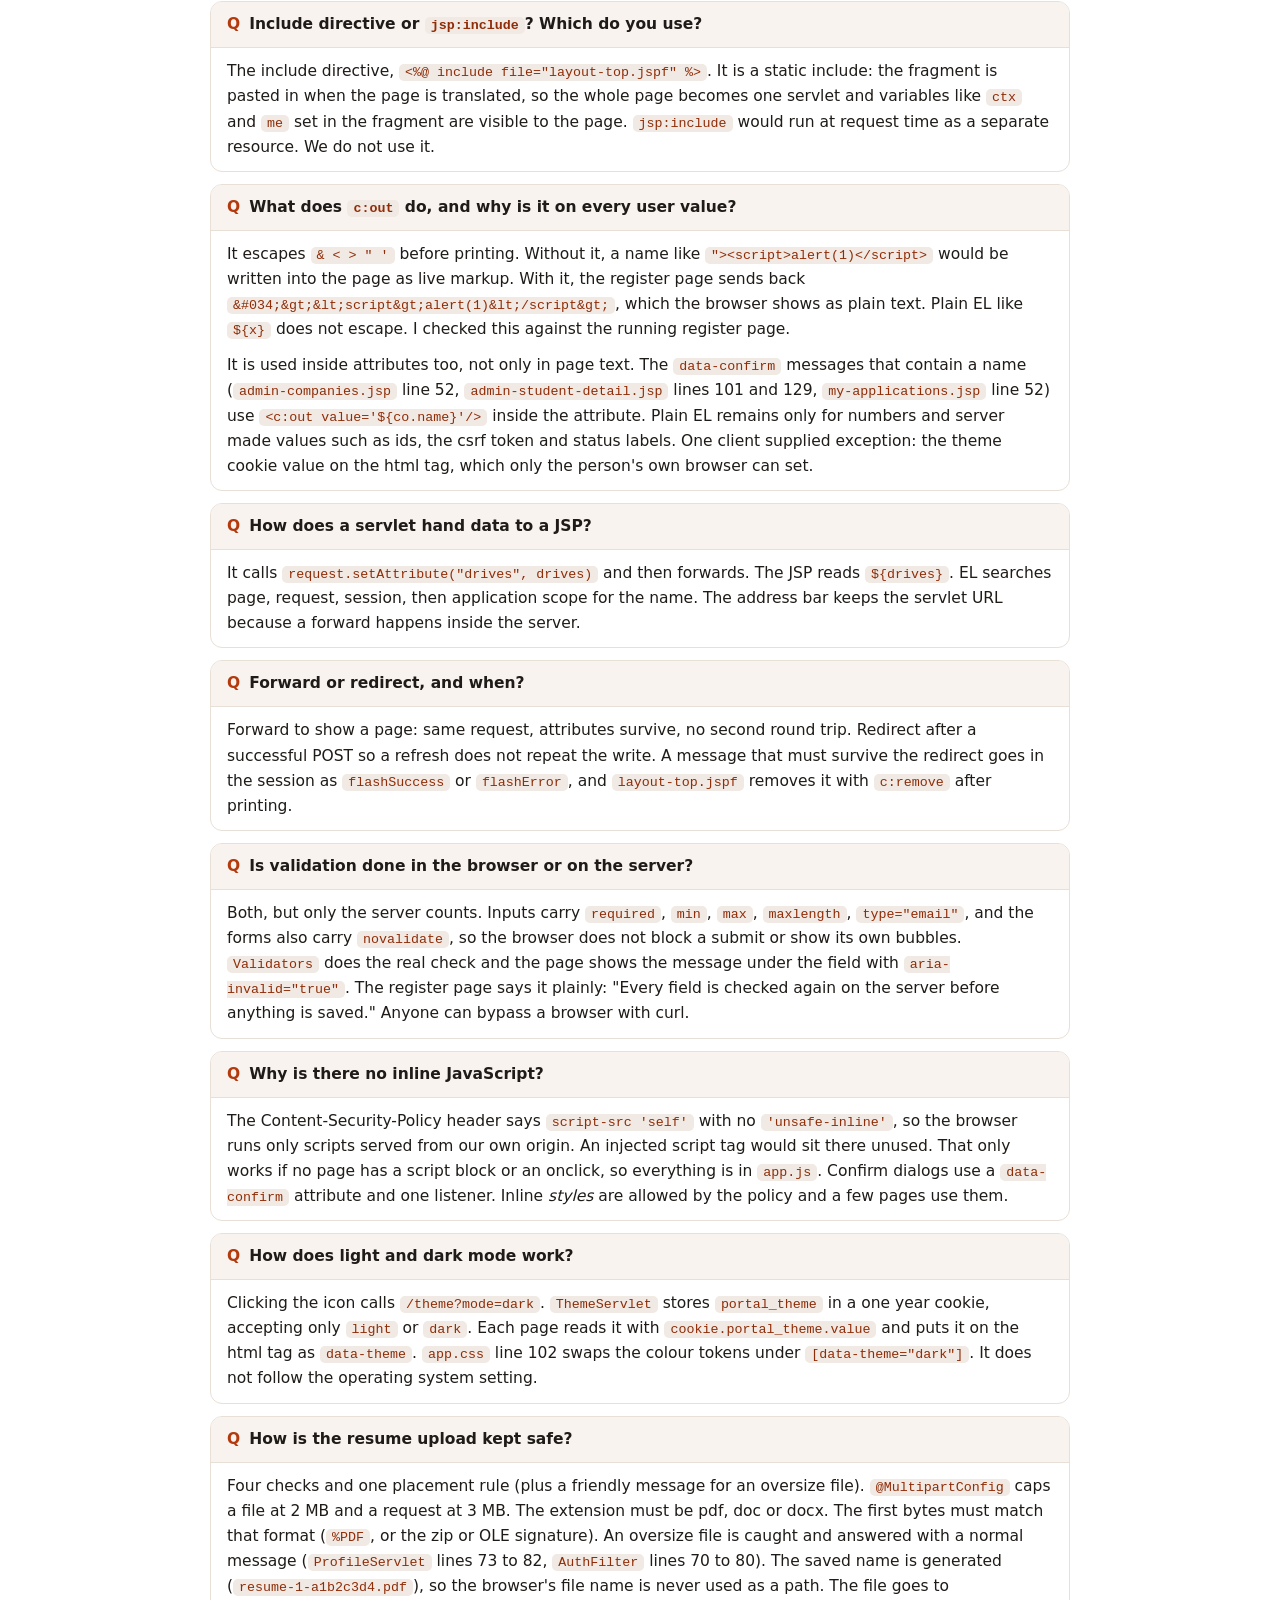
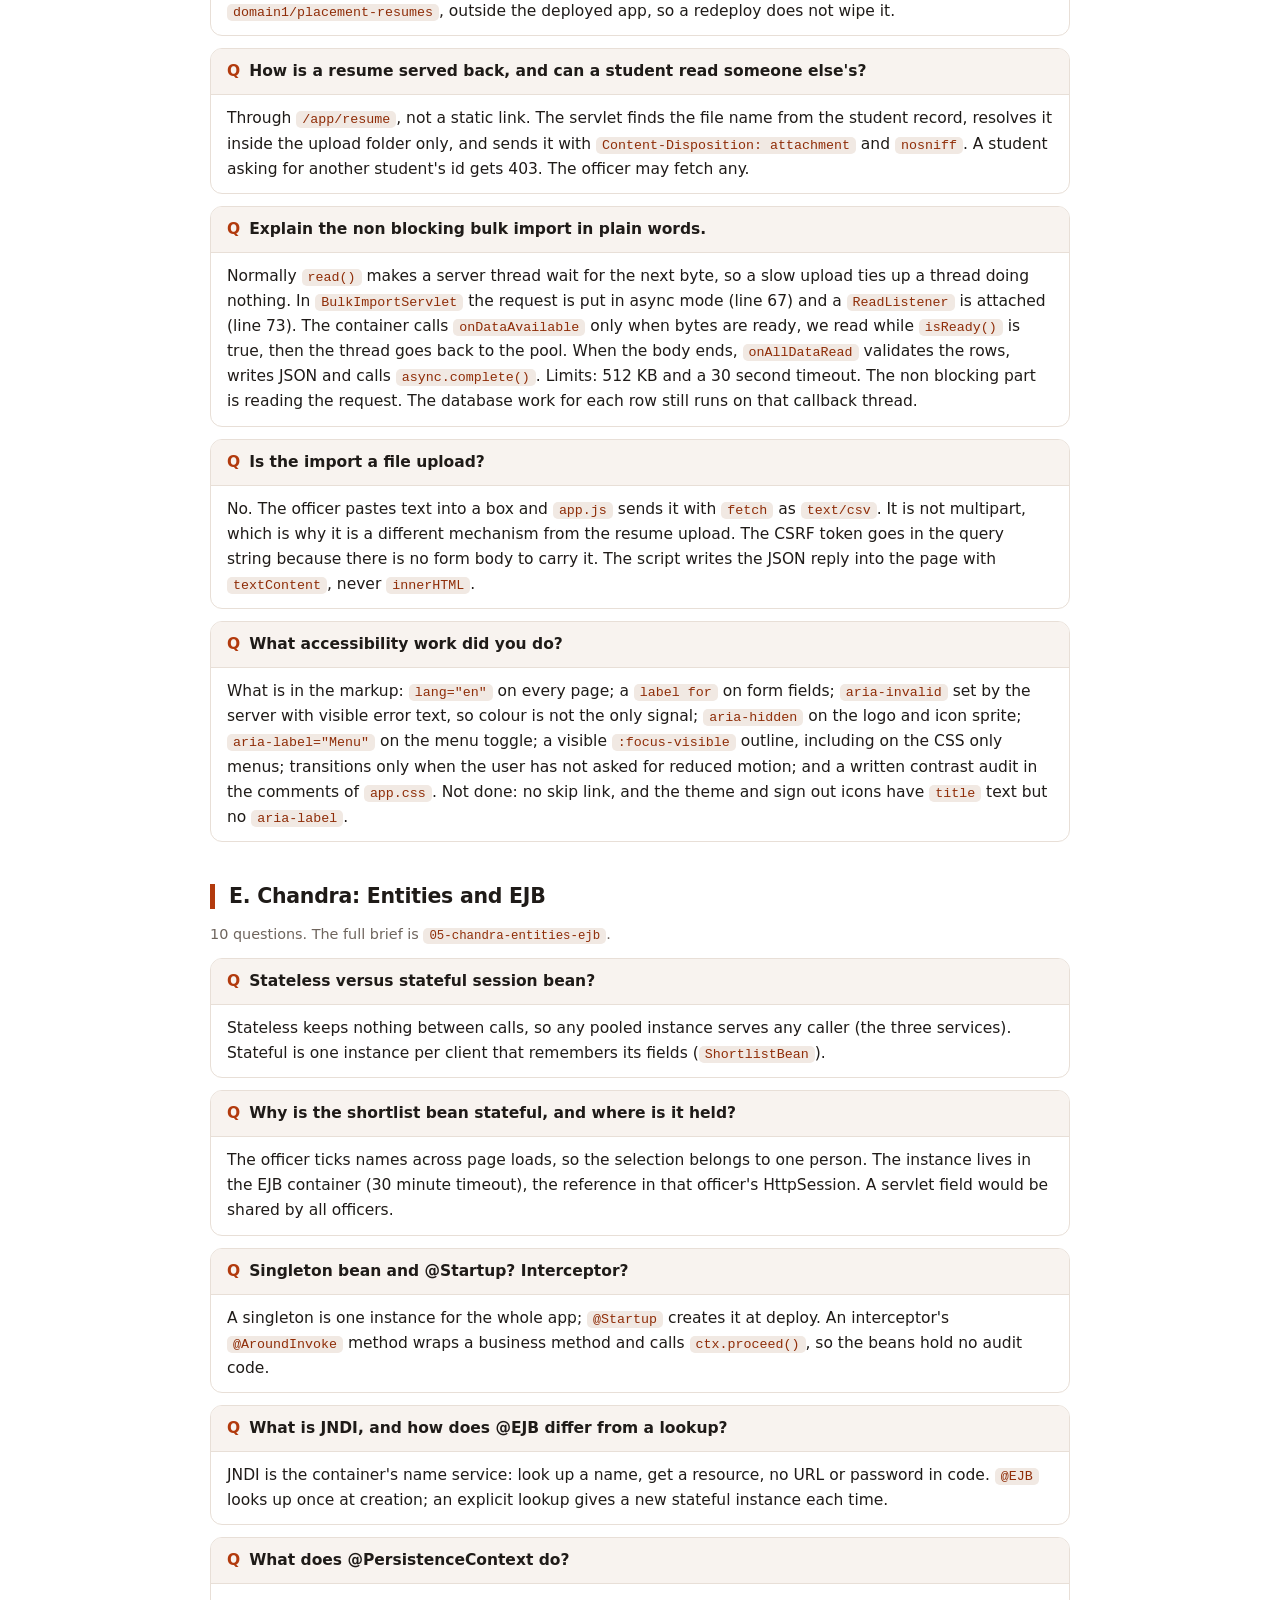
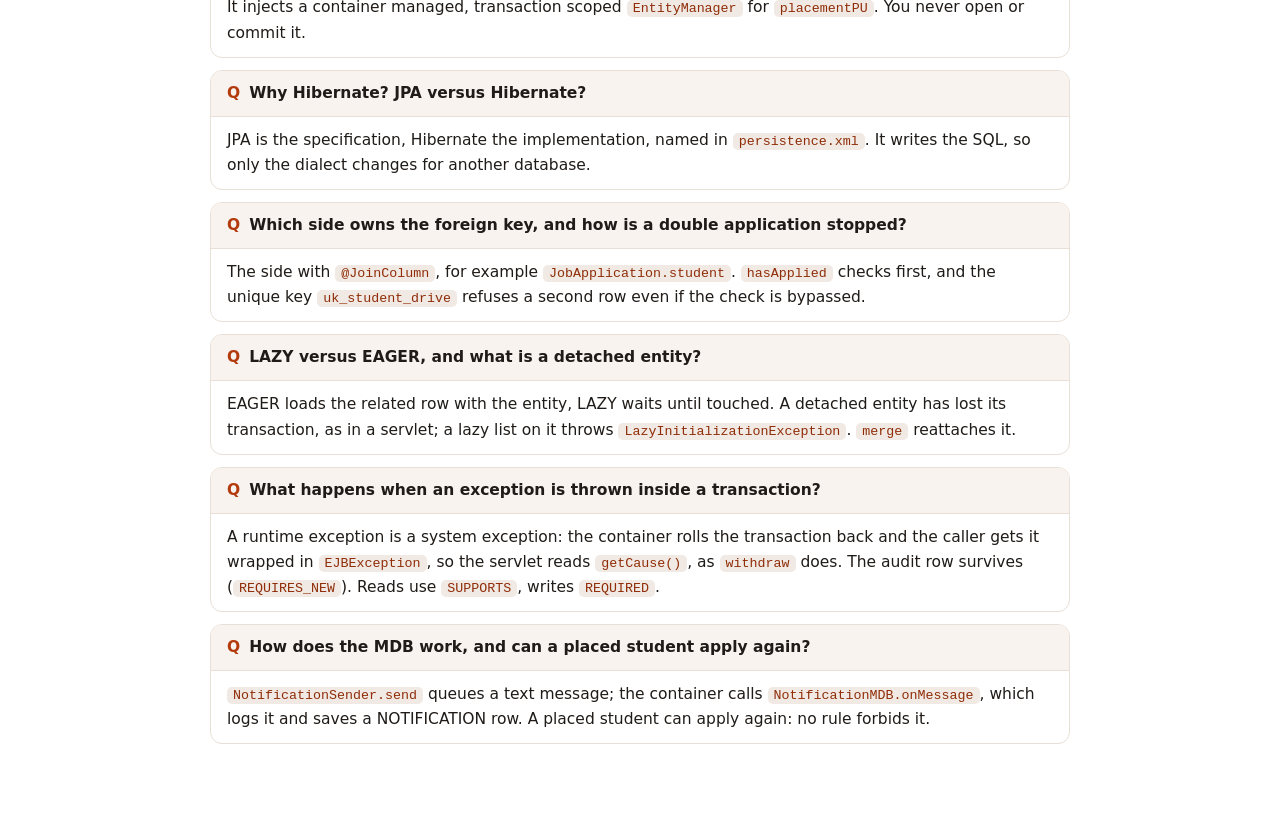
<file: docs/team/06-viva-questions.html>
<!doctype html>
<html lang="en">
<head>
<meta charset="utf-8">
<meta name="viewport" content="width=device-width, initial-scale=1">
<title>Viva Questions</title>
<link rel="stylesheet" href="team.css">
</head>
<body>
<main>

<header class="cover"><div class="cover-inner">
<div class="brandrow"><span class="mark"><svg viewBox="0 0 24 24" aria-hidden="true"><path d="M5 19V13"/><path d="M19 19V13"/><path d="M5 13C5 6 19 6 19 13"/></svg></span><b>Placement Cell</b><span class="dot">/</span><span>Advanced Java team pack</span></div>
<span class="who">Everyone</span>
<h1>Viva questions and answers</h1>
<p class="sub">Every question we expect, who answers it, and a short correct answer. The owner's own brief has more detail.</p>
</div></header>

<div class="card">
  <h3>How to answer</h3>
  <p>Answer in two or three sentences, then offer to show it: "I can open that file." Say what the code does, not what
  you wish it did. If a question is outside your layer, say "that is Chandra's part" and hand it over. If you do not know,
  say so and say where in the code you would look.</p>
</div>

<h2>A. Questions that cross layers</h2>

<div class="qa"><p class="q">What happens, step by step, when a student presses Apply?<span class="owner">Karan starts, then Tiya, Chandra, Yuvraj</span></p>
<p class="a">1. The browser sends a POST to <code>/app/apply</code> with a hidden CSRF token. 2. <code>AuthFilter</code> checks there is a signed in session (and the officer role for <code>/admin/*</code>), and on a POST that the CSRF token matches. 3. <code>ApplicationServlet.doPost</code> loads the student and the drive and asks <code>DriveService.check</code> for the verdict. 4. If already applied or not eligible, it flashes a message and redirects. 5. Otherwise it calls <code>ApplicationService.apply</code>, a stateless EJB, inside a container managed transaction: it persists a <code>JobApplication</code> and queues a notification message. 6. Hibernate writes the row to MySQL, and the unique constraint on student and drive is the last guard. 7. The servlet redirects to <code>/app/applications</code>, which forwards to a JSP that lists the rows. 8. Meanwhile the message driven bean logs "Notification delivered".</p></div>

<div class="qa"><p class="q">Why do you redirect after a POST instead of showing the page directly?<span class="owner">Karan, Tiya</span></p>
<p class="a">Post, Redirect, Get. If the browser were left on the POST result, pressing refresh would submit the form again and apply twice. A redirect makes the browser load a fresh GET, so refresh is harmless. The flash message survives the redirect because it is stored in the session and removed after it is shown once.</p></div>

<div class="qa"><p class="q">Why do you check eligibility both on the page and in the servlet?<span class="owner">Karan, Chandra</span></p>
<p class="a">The page only hides the button. A page can be stale, a form can be replayed, and a request can be written by hand, so the rule check that matters is the one on the write path. The database adds a third guard, a unique constraint on student and drive.</p></div>

<div class="qa"><p class="q">You use both Hibernate and JDBC. Why?<span class="owner">Yuvraj, Chandra</span></p>
<p class="a">Ordinary reads and writes are object shaped, so JPA with Hibernate is the right tool: one object, one row. Reports are the opposite: they aggregate across tables, and plain SQL says that more directly than mapped objects. Both use the same server managed connection pool by the same JNDI name, so there is one pool and one database.</p></div>

<div class="qa"><p class="q">Where is the database password kept?<span class="owner">Yuvraj</span></p>
<p class="a">In <code>WEB-INF/glassfish-resources.xml</code>, which defines the connection pool and the datasource <code>java:app/jdbc/placementDS</code>. The application code asks for that name and never sees a URL or a password. The only exception is <code>MockScoreBean.addScore</code>, the classroom style bean, which has them written in the code on purpose, to show the difference.</p></div>

<div class="qa"><p class="q">How do the JSP pages get their data?<span class="owner">Kinjal, Karan</span></p>
<p class="a">The servlet puts the data on the request as attributes, then forwards with <code>RequestDispatcher</code> to a JSP under <code>WEB-INF/views</code>. The JSP reads the attributes with EL and loops with JSTL. There is no Java in the page, because scriptlets are switched off in <code>web.xml</code>. A browser cannot ask for a JSP directly because files under <code>WEB-INF</code> are never served.</p></div>

<div class="qa"><p class="q">How is this different from the practical where we used a Stateful bean with DriverManager?<span class="owner">Yuvraj</span></p>
<p class="a">The practical opened a connection with <code>DriverManager</code> with the URL and password in the code, joined the values into the SQL text, and never closed the connection. We keep that as <code>MockScoreBean.addScore</code> and run it live on the Classroom JDBC page. Beside it, <code>addScoreSafely</code> takes a connection from the pool, binds values with placeholders and closes everything. Both write to MySQL.</p></div>

<div class="qa"><p class="q">Which parts of the course syllabus did you use?<span class="owner">Karan</span></p>
<p class="a">Servlets with lifecycle and annotations, RequestDispatcher, cookies, HttpSession and a listener, file upload and download, non blocking I/O, JSP with actions, EL and JSTL, EJB of every kind (stateless, stateful, singleton, message driven, interceptor), JNDI, JPA with Hibernate, and JDBC. The table in <code>00-start-here</code> shows where each one is.</p></div>

<div class="qa"><p class="q">What would you do next if you had more time?<span class="owner">Karan</span></p>
<p class="a">A recruiter role with its own login and an approval step by the officer, real email delivery for notifications, password reset and email confirmation links, and paging on the long lists.</p></div>

<div class="qa"><p class="q">How did you test it?<span class="owner">Chandra</span></p>
<p class="a">146 automated JUnit tests covering the eligibility rules, validation, password hashing, email domain checks, uploads, and live database tests for the JDBC layer. They run with <code>.\test.ps1</code> and finish in a few seconds. The pages were also walked through in a browser.</p></div>

<!-- LAYERS-START -->
<h2>B. Yuvraj: MySQL and JDBC</h2>

<p class="note">13 questions. The full brief is <code>02-yuvraj-mysql-jdbc</code>.</p>

<div class="qa">
  <p class="q">What happens if the password in the pool is wrong?</p>
  <p class="a">MySQL refuses the login with "Access denied for user placement_user". The password lives in one place, <code>glassfish-resources.xml</code> (line 52). The pool is set with <code>ping="true"</code>, so GlassFish tests it and reports the failure. In the app, <code>describeConnection()</code> catches the <code>SQLException</code> (lines 115 to 119) and the Reports card shows "Unavailable" with MySQL's message instead of crashing. Pages that go through Hibernate will also fail. Fix the password in the XML and redeploy with <code>.\run.ps1</code>. No Java file changes.</p>
</div>

<div class="qa">
  <p class="q">What is a connection pool?</p>
  <p class="a">A set of already open, already authenticated MySQL connections kept by the server. Code borrows one with <code>getConnection()</code> and gives it back with <code>close()</code>. Ours (lines 41 to 47): 4 connections opened to start, at most 24, idle ones dropped after 300 seconds, and each is validated before it is handed out.</p>
</div>

<div class="qa">
  <p class="q">Why not open a connection per request?</p>
  <p class="a">Opening a TCP connection and logging in to MySQL costs far more than the query itself, and MySQL allows only a limited number of connections. A pool pays that cost once and reuses. That is exactly what <code>MockScoreBean.addScore</code> does wrong: it opens a new connection on every call and never closes it.</p>
</div>

<div class="qa">
  <p class="q">Is this safe from SQL injection? Show me.</p>
  <p class="a">Yes for values. Show <code>searchCandidates</code> lines 271 to 299: the SQL only ever gets <code>?</code> added, and values are bound with <code>setObject</code>. Then run the mysql <code>PREPARE</code> demo: concatenated returns 26 rows, bound returns 0. Two honest limits. A table name cannot be a <code>?</code>, so <code>requireKnownTable</code> (explorer, line 347) accepts only names the database itself reported, and <code>countRows</code> (report DAO, 426 to 437) uses a fixed list. And the classroom method is unsafe on purpose, which is why the servlet validates first.</p>
</div>

<div class="qa">
  <p class="q">What goes wrong with the classroom version?</p>
  <p class="a">Four things, all visible in <code>addScore</code>. It opens a new connection on every call and never closes it, so connections leak. The URL and password are in the source. The SQL is built by joining strings, so a name like <code>O'Brien</code> ends the string early and the statement is rejected, which is SQL injection in its everyday form. And errors are only printed: the practical hides the failure completely, ours returns 0 so the page shows an error, but the exception itself still only goes to the server log. The pooled method saves the same name because the value is bound, not joined.</p>
</div>

<div class="qa">
  <p class="q">What is the difference between Statement and PreparedStatement?</p>
  <p class="a">A Statement sends the finished SQL text. A PreparedStatement sends the SQL with <code>?</code> placeholders, and the values travel separately, typed, so they can never be read as SQL. It also lets the database reuse the parsed statement. We still use a plain Statement in a few places where no user value is joined in: row counts over a fixed or database-reported table list, and the console, which runs officer typed reads behind the guard.</p>
</div>

<div class="qa">
  <p class="q">What if you forget to close the connection?</p>
  <p class="a">With a pool, <code>close()</code> does not close the socket, it returns the connection. Forget it and the connection is never returned. After 24 leaks the pool is empty and every request waits. That is why every connection here is in a try with resources block, and why <code>closeDriveAndRejectPending</code> closes in a <code>finally</code>.</p>
</div>

<div class="qa">
  <p class="q">Why JDBC for reports if you already have Hibernate?</p>
  <p class="a">Hibernate is right for loading an object, changing a field and saving it. Reports aggregate across tables and return numbers, never written back. Plain SQL with <code>COUNT</code>, <code>GROUP BY</code> and a LEFT JOIN is clearer than forcing it into JPQL. Both use the same datasource, so it is one pool, one set of credentials.</p>
</div>

<div class="qa">
  <p class="q">Explain the transaction in closeDriveAndRejectPending.</p>
  <p class="a">Two updates must succeed together: set the drive to CLOSED, and set its APPLIED applications to REJECTED. <code>setAutoCommit(false)</code>, run both, <code>commit()</code>. On any <code>SQLException</code>, <code>rollback()</code> undoes both. The finally block restores auto commit, then closes. The bean is <code>NOT_SUPPORTED</code> so the container does not start its own JTA transaction, which would conflict with one driven by hand.</p>
</div>

<div class="qa">
  <p class="q">Can someone destroy data through the SQL console?</p>
  <p class="a">Three layers. One: the guard (must start with select, with, show, describe or explain, one statement, no forbidden keyword such as drop, update or into). Two: <code>setReadOnly(true)</code> on the connection, so the server refuses writes even if the guard were fooled. Three: the database user only has rights on <code>placement_cell</code>. Be honest about layer three: that user does have all privileges on this schema, so layers one and two are what stop writes here. Rows are capped at 200 and a query is cancelled after 5 seconds.</p>
</div>

<div class="qa">
  <p class="q">Why is the MySQL driver not inside the WAR? Do you still need Class.forName?</p>
  <p class="a">The pool is created by GlassFish before the application loads, so the driver must be on the server's classpath: <code>run.ps1</code> copies it into <code>domain1\lib</code>. And <code>Class.forName</code> is not needed with a modern JDBC 4 driver, which registers itself. It appears in <code>MockScoreBean.addScore</code> only because the practical uses it.</p>
</div>

<div class="qa">
  <p class="q">Where is DatabaseMetaData used?</p>
  <p class="a">Two places. <code>describeConnection()</code> (report DAO, 100 to 121) fills the "live connection" card: product name and version, driver, URL, user, isolation. <code>describe()</code> (explorer DAO, 99 to 170) reads columns, primary keys, foreign keys and indexes for the Structure tab. <code>tableNames()</code> uses <code>getTables</code> as the whitelist.</p>
</div>

<div class="qa">
  <p class="q">The password is in plain text in an XML file. Is that acceptable?</p>
  <p class="a">It is a local database made for this project and the user only has rights on one schema. It is listed as an accepted risk in <code>docs/SECURITY.md</code> (item A1). The production step would be a GlassFish password alias or a secret from the environment. The point of the design is that it is in one server file, not compiled into classes.</p>
</div>

<h2>C. Tiya: Accounts and security</h2>

<p class="note">13 questions. The full brief is <code>03-tiya-auth-security</code>.</p>

<div class="qa">
  <p class="q">How is an account created?</p>
  <p class="a">Student self sign up only, at <code>/register</code>. <code>RegisterServlet</code> checks the CSRF token, name, email (four checks), password strength, roll number, branch, batch year, CGPA, backlogs and phone. Only if there are no errors does it call <code>AuthService.registerStudent</code>, which checks for a duplicate email or roll number again, hashes the password, and saves an <code>app_user</code> row plus a student profile. The role is hard coded to STUDENT. Officers exist only through the seeder, never through sign up.</p>
</div>

<div class="qa">
  <p class="q">Would it accept a fake email?</p>
  <p class="a">It rejects an address whose domain does not exist: <code>test@thisdomaindoesnotexist123.com</code> gets "That domain doesn't appear to accept email". It rejects a malformed one such as <code>admin@campus</code>, and 43 known disposable providers such as mailinator. It would still accept an invented mailbox at a real domain, for example <code>asdf1234@gmail.com</code>, because we do not check the mailbox.</p>
</div>

<div class="qa">
  <p class="q">So do you verify the email really exists?</p>
  <p class="a"><b>Done:</b> shape check (<code>Validators.isEmail</code>), disposable blocklist, and a DNS lookup for an MX record with A and AAAA as fallback (<code>EmailDomainVerifier</code>). That proves the domain can receive mail. <b>Not done:</b> no confirmation link, no OTP, no test send, and nothing proves the person owns the mailbox. That needs an SMTP account we do not have. It is the recorded next step (Security review S10). If DNS cannot be reached at all, the check lets the sign up through and logs a warning, on purpose.</p>
</div>

<div class="qa">
  <p class="q">Does it hide the password?</p>
  <p class="a">Yes on screen: the inputs are <code>type="password"</code> on both forms. The forms use POST, so the password is in the body, not the URL. When a form fails, the servlet forwards the page back with no password value, so the boxes come back empty. The audit trail records the call as <code>authenticate(email, [redacted])</code>. Honest limit: the app runs on plain HTTP on localhost, so on a real network it would need HTTPS.</p>
</div>

<div class="qa">
  <p class="q">How is the password stored? Can you see it?</p>
  <p class="a">As <code>pbkdf2$120000$salt$hash</code> in <code>app_user.password_hash</code>: PBKDF2 with HMAC SHA 256, 120,000 rounds, a 16 byte random salt per account, 256 bit output (<code>PasswordHasher</code>). It is one way, so we cannot read the original. Login hashes the typed password with the stored salt and compares in constant time. The salt means two people with the same password get different hashes.</p>
</div>

<div class="qa">
  <p class="q">What happens after wrong passwords?</p>
  <p class="a">Each wrong password adds one to <code>failed_attempts</code> in the database (<code>AuthService</code> lines 74 to 85). The message is "Email or password is incorrect." with HTTP 401. With two or one attempts left it adds a countdown. The fifth sets <code>locked_until</code> fifteen minutes ahead. While locked, even the correct password is refused. A correct sign in resets the counter. The officer can clear a lockout early on the student's page. The lock lives in the database, so restarting the server does not clear it, and it counts per account, not per computer.</p>
</div>

<div class="qa">
  <p class="q">Can someone tell which emails have accounts?</p>
  <p class="a">Not from the wrong password message: unknown email and wrong password read the same, and an unknown email still burns one hash so the timing matches. Two small leaks exist and you should say so: the countdown and lockout messages only appear for real accounts, and the register page says "An account already exists for that address".</p>
</div>

<div class="qa">
  <p class="q">Can a student open the admin pages?</p>
  <p class="a">No. <code>AuthFilter</code> line 63 checks the role for every path under <code>/admin</code>, and a student gets HTTP 403 with the "Not allowed" page. Someone not signed in is redirected to login. The path it tests is cleaned first by <code>RequestPaths.canonical</code>, so <code>//admin/database</code> and <code>/admin;x=1/students</code> are refused too. We tested all of these as a student. This was a real bug in an earlier version: the check read the raw URL, the container routed on the cleaned one, and a doubled slash got through. It is fixed and covered by <code>RequestPathsTest</code>.</p>
</div>

<div class="qa">
  <p class="q">What is session fixation and how do you stop it?</p>
  <p class="a">An attacker plants a known session id in the victim's browser, waits for the victim to sign in, then uses the same id. We call <code>request.changeSessionId()</code> right after a successful password check (<code>LoginServlet</code> line 98), so the pre login id becomes useless. Only cookies are allowed for the id (<code>web.xml</code> line 30), so it cannot sit in a URL.</p>
</div>

<div class="qa">
  <p class="q">How long does a session last, and who counts them?</p>
  <p class="a">30 minutes of inactivity: <code>web.xml</code> line 23, and <code>SessionTracker</code> line 24 sets the same 30 minutes when each session is created. Logout invalidates it at once. <code>SessionTracker</code> implements <code>HttpSessionListener</code>; the container calls it on creation and on invalidation or timeout, and the officer's System page shows "Sessions open now".</p>
</div>

<div class="qa">
  <p class="q">Which cookies do you set, and with what flags?</p>
  <p class="a"><code>JSESSIONID</code>: HttpOnly (in <code>web.xml</code>). <code>remember_email</code> (only if the box is ticked) and <code>last_visit</code>: HttpOnly, 30 days, path <code>/placement</code>, values percent encoded. <code>portal_theme</code>: one year, not HttpOnly, only says light or dark. No cookie holds a password. Not set: the <code>Secure</code> flag, because a secure cookie would never be sent over plain HTTP on localhost (accepted risk A2 in the review), and no SameSite attribute is set in our code.</p>
</div>

<div class="qa">
  <p class="q">Why are the JSPs under WEB-INF? Forward or redirect?</p>
  <p class="a">Anything under <code>WEB-INF</code> cannot be requested by URL: we tested <code>/placement/WEB-INF/views/login.jsp</code> and got 404. Only a servlet can reach a view, by <code>RequestDispatcher.forward</code>, which happens inside the server: the address bar keeps the servlet URL. A redirect sends the browser a 302 and it makes a second request. We forward to show a page, including a failed login, and redirect after every successful POST (Post-Redirect-Get) so refresh cannot repeat the action.</p>
</div>

<div class="qa">
  <p class="q">What are CSRF and the Content Security Policy?</p>
  <p class="a"><b>CSRF:</b> another site making your browser submit a form to us. Every POST needs the random per session token in a hidden field (<code>Web.csrfValid</code>). <b>CSP:</b> <code>script-src 'self'</code> with no inline scripts, so the browser refuses any script we did not serve. Plus <code>frame-ancestors 'none'</code> and <code>X-Frame-Options: DENY</code> against clickjacking, <code>form-action 'self'</code>, <code>nosniff</code>, and no-store on every page that is not a static asset. Not set: HSTS, because we have no HTTPS.</p>
</div>

<h2>D. Kinjal: Views, validation and uploads</h2>

<p class="note">14 questions. The full brief is <code>04-kinjal-views-validation</code>.</p>

<div class="qa"><p class="q">Why can't I open your JSPs directly?</p>
<p class="a">They live under <code>WEB-INF/views</code>, and the container never serves anything under WEB-INF to a browser. The only way in is <code>RequestDispatcher.forward</code> from a servlet, which is what <code>Web.render</code> does. Try it: <code>/placement/WEB-INF/views/drives.jsp</code> gives a 404. The one exception is <code>index.jsp</code>, the welcome file, and it holds no markup.</p></div>

<div class="qa"><p class="q">Why are scriptlets disabled, and where?</p>
<p class="a">In <code>web.xml</code>, <code>&lt;scripting-invalid&gt;true&lt;/scripting-invalid&gt;</code> for <code>*.jsp</code> and <code>*.jspf</code>. Java inside a page mixes logic into the view, cannot be tested, and is where injection bugs hide. With it off, a page containing a scriptlet fails to compile, so the rule cannot be broken by accident.</p></div>

<div class="qa"><p class="q">Include directive or <code>jsp:include</code>? Which do you use?</p>
<p class="a">The include directive, <code>&lt;%@ include file="layout-top.jspf" %&gt;</code>. It is a static include: the fragment is pasted in when the page is translated, so the whole page becomes one servlet and variables like <code>ctx</code> and <code>me</code> set in the fragment are visible to the page. <code>jsp:include</code> would run at request time as a separate resource. We do not use it.</p></div>

<div class="qa"><p class="q">What does <code>c:out</code> do, and why is it on every user value?</p>
<p class="a">It escapes <code>&amp; &lt; &gt; " '</code> before printing. Without it, a name like <code>"&gt;&lt;script&gt;alert(1)&lt;/script&gt;</code> would be written into the page as live markup. With it, the register page sends back <code>&amp;#034;&amp;gt;&amp;lt;script&amp;gt;alert(1)&amp;lt;/script&amp;gt;</code>, which the browser shows as plain text. Plain EL like <code>${x}</code> does not escape. I checked this against the running register page.</p>
<p class="a">It is used inside attributes too, not only in page text. The <code>data-confirm</code> messages that contain a name (<code>admin-companies.jsp</code> line 52, <code>admin-student-detail.jsp</code> lines 101 and 129, <code>my-applications.jsp</code> line 52) use <code>&lt;c:out value='${co.name}'/&gt;</code> inside the attribute. Plain EL remains only for numbers and server made values such as ids, the csrf token and status labels. One client supplied exception: the theme cookie value on the html tag, which only the person's own browser can set.</p></div>

<div class="qa"><p class="q">How does a servlet hand data to a JSP?</p>
<p class="a">It calls <code>request.setAttribute("drives", drives)</code> and then forwards. The JSP reads <code>${drives}</code>. EL searches page, request, session, then application scope for the name. The address bar keeps the servlet URL because a forward happens inside the server.</p></div>

<div class="qa"><p class="q">Forward or redirect, and when?</p>
<p class="a">Forward to show a page: same request, attributes survive, no second round trip. Redirect after a successful POST so a refresh does not repeat the write. A message that must survive the redirect goes in the session as <code>flashSuccess</code> or <code>flashError</code>, and <code>layout-top.jspf</code> removes it with <code>c:remove</code> after printing.</p></div>

<div class="qa"><p class="q">Is validation done in the browser or on the server?</p>
<p class="a">Both, but only the server counts. Inputs carry <code>required</code>, <code>min</code>, <code>max</code>, <code>maxlength</code>, <code>type="email"</code>, and the forms also carry <code>novalidate</code>, so the browser does not block a submit or show its own bubbles. <code>Validators</code> does the real check and the page shows the message under the field with <code>aria-invalid="true"</code>. The register page says it plainly: "Every field is checked again on the server before anything is saved." Anyone can bypass a browser with curl.</p></div>

<div class="qa"><p class="q">Why is there no inline JavaScript?</p>
<p class="a">The Content-Security-Policy header says <code>script-src 'self'</code> with no <code>'unsafe-inline'</code>, so the browser runs only scripts served from our own origin. An injected script tag would sit there unused. That only works if no page has a script block or an onclick, so everything is in <code>app.js</code>. Confirm dialogs use a <code>data-confirm</code> attribute and one listener. Inline <em>styles</em> are allowed by the policy and a few pages use them.</p></div>

<div class="qa"><p class="q">How does light and dark mode work?</p>
<p class="a">Clicking the icon calls <code>/theme?mode=dark</code>. <code>ThemeServlet</code> stores <code>portal_theme</code> in a one year cookie, accepting only <code>light</code> or <code>dark</code>. Each page reads it with <code>cookie.portal_theme.value</code> and puts it on the html tag as <code>data-theme</code>. <code>app.css</code> line 102 swaps the colour tokens under <code>[data-theme="dark"]</code>. It does not follow the operating system setting.</p></div>

<div class="qa"><p class="q">How is the resume upload kept safe?</p>
<p class="a">Four checks and one placement rule (plus a friendly message for an oversize file). <code>@MultipartConfig</code> caps a file at 2 MB and a request at 3 MB. The extension must be pdf, doc or docx. The first bytes must match that format (<code>%PDF</code>, or the zip or OLE signature). An oversize file is caught and answered with a normal message (<code>ProfileServlet</code> lines 73 to 82, <code>AuthFilter</code> lines 70 to 80). The saved name is generated (<code>resume-1-a1b2c3d4.pdf</code>), so the browser's file name is never used as a path. The file goes to <code>domain1/placement-resumes</code>, outside the deployed app, so a redeploy does not wipe it.</p></div>

<div class="qa"><p class="q">How is a resume served back, and can a student read someone else's?</p>
<p class="a">Through <code>/app/resume</code>, not a static link. The servlet finds the file name from the student record, resolves it inside the upload folder only, and sends it with <code>Content-Disposition: attachment</code> and <code>nosniff</code>. A student asking for another student's id gets 403. The officer may fetch any.</p></div>

<div class="qa"><p class="q">Explain the non blocking bulk import in plain words.</p>
<p class="a">Normally <code>read()</code> makes a server thread wait for the next byte, so a slow upload ties up a thread doing nothing. In <code>BulkImportServlet</code> the request is put in async mode (line 67) and a <code>ReadListener</code> is attached (line 73). The container calls <code>onDataAvailable</code> only when bytes are ready, we read while <code>isReady()</code> is true, then the thread goes back to the pool. When the body ends, <code>onAllDataRead</code> validates the rows, writes JSON and calls <code>async.complete()</code>. Limits: 512 KB and a 30 second timeout. The non blocking part is reading the request. The database work for each row still runs on that callback thread.</p></div>

<div class="qa"><p class="q">Is the import a file upload?</p>
<p class="a">No. The officer pastes text into a box and <code>app.js</code> sends it with <code>fetch</code> as <code>text/csv</code>. It is not multipart, which is why it is a different mechanism from the resume upload. The CSRF token goes in the query string because there is no form body to carry it. The script writes the JSON reply into the page with <code>textContent</code>, never <code>innerHTML</code>.</p></div>

<div class="qa"><p class="q">What accessibility work did you do?</p>
<p class="a">What is in the markup: <code>lang="en"</code> on every page; a <code>label for</code> on form fields; <code>aria-invalid</code> set by the server with visible error text, so colour is not the only signal; <code>aria-hidden</code> on the logo and icon sprite; <code>aria-label="Menu"</code> on the menu toggle; a visible <code>:focus-visible</code> outline, including on the CSS only menus; transitions only when the user has not asked for reduced motion; and a written contrast audit in the comments of <code>app.css</code>. Not done: no skip link, and the theme and sign out icons have <code>title</code> text but no <code>aria-label</code>.</p></div>

<h2>E. Chandra: Entities and EJB</h2>

<p class="note">10 questions. The full brief is <code>05-chandra-entities-ejb</code>.</p>

<div class="qa"><p class="q">Stateless versus stateful session bean?</p>
<p class="a">Stateless keeps nothing between calls, so any pooled instance serves any caller (the three services). Stateful is one instance per client that remembers its fields (<code>ShortlistBean</code>).</p></div>

<div class="qa"><p class="q">Why is the shortlist bean stateful, and where is it held?</p>
<p class="a">The officer ticks names across page loads, so the selection belongs to one person. The instance lives in the EJB container (30 minute timeout), the reference in that officer's HttpSession. A servlet field would be shared by all officers.</p></div>

<div class="qa"><p class="q">Singleton bean and @Startup? Interceptor?</p>
<p class="a">A singleton is one instance for the whole app; <code>@Startup</code> creates it at deploy. An interceptor's <code>@AroundInvoke</code> method wraps a business method and calls <code>ctx.proceed()</code>, so the beans hold no audit code.</p></div>

<div class="qa"><p class="q">What is JNDI, and how does @EJB differ from a lookup?</p>
<p class="a">JNDI is the container's name service: look up a name, get a resource, no URL or password in code. <code>@EJB</code> looks up once at creation; an explicit lookup gives a new stateful instance each time.</p></div>

<div class="qa"><p class="q">What does @PersistenceContext do?</p>
<p class="a">It injects a container managed, transaction scoped <code>EntityManager</code> for <code>placementPU</code>. You never open or commit it.</p></div>

<div class="qa"><p class="q">Why Hibernate? JPA versus Hibernate?</p>
<p class="a">JPA is the specification, Hibernate the implementation, named in <code>persistence.xml</code>. It writes the SQL, so only the dialect changes for another database.</p></div>

<div class="qa"><p class="q">Which side owns the foreign key, and how is a double application stopped?</p>
<p class="a">The side with <code>@JoinColumn</code>, for example <code>JobApplication.student</code>. <code>hasApplied</code> checks first, and the unique key <code>uk_student_drive</code> refuses a second row even if the check is bypassed.</p></div>

<div class="qa"><p class="q">LAZY versus EAGER, and what is a detached entity?</p>
<p class="a">EAGER loads the related row with the entity, LAZY waits until touched. A detached entity has lost its transaction, as in a servlet; a lazy list on it throws <code>LazyInitializationException</code>. <code>merge</code> reattaches it.</p></div>

<div class="qa"><p class="q">What happens when an exception is thrown inside a transaction?</p>
<p class="a">A runtime exception is a system exception: the container rolls the transaction back and the caller gets it wrapped in <code>EJBException</code>, so the servlet reads <code>getCause()</code>, as <code>withdraw</code> does. The audit row survives (<code>REQUIRES_NEW</code>). Reads use <code>SUPPORTS</code>, writes <code>REQUIRED</code>.</p></div>

<div class="qa"><p class="q">How does the MDB work, and can a placed student apply again?</p>
<p class="a"><code>NotificationSender.send</code> queues a text message; the container calls <code>NotificationMDB.onMessage</code>, which logs it and saves a NOTIFICATION row. A placed student can apply again: no rule forbids it.</p></div>
<!-- LAYERS-END -->

</main>
</body>
</html>
</file>
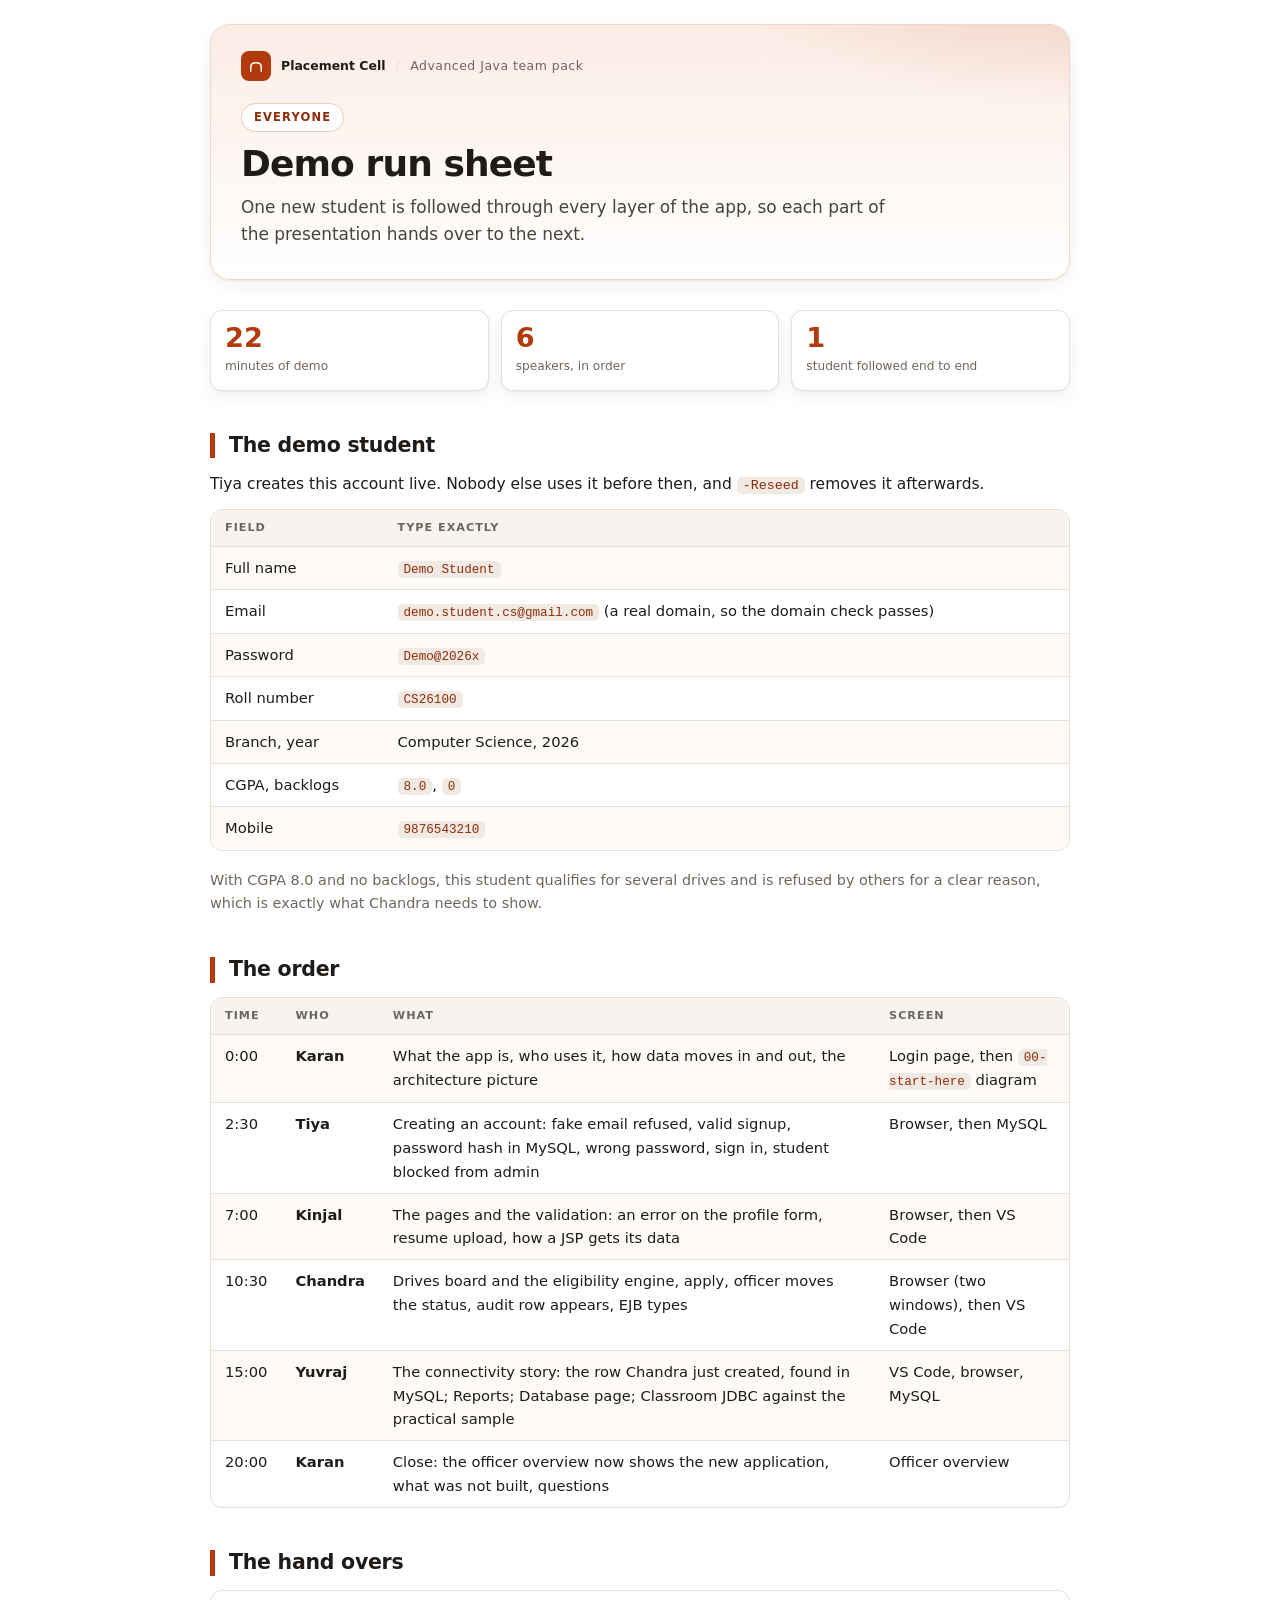
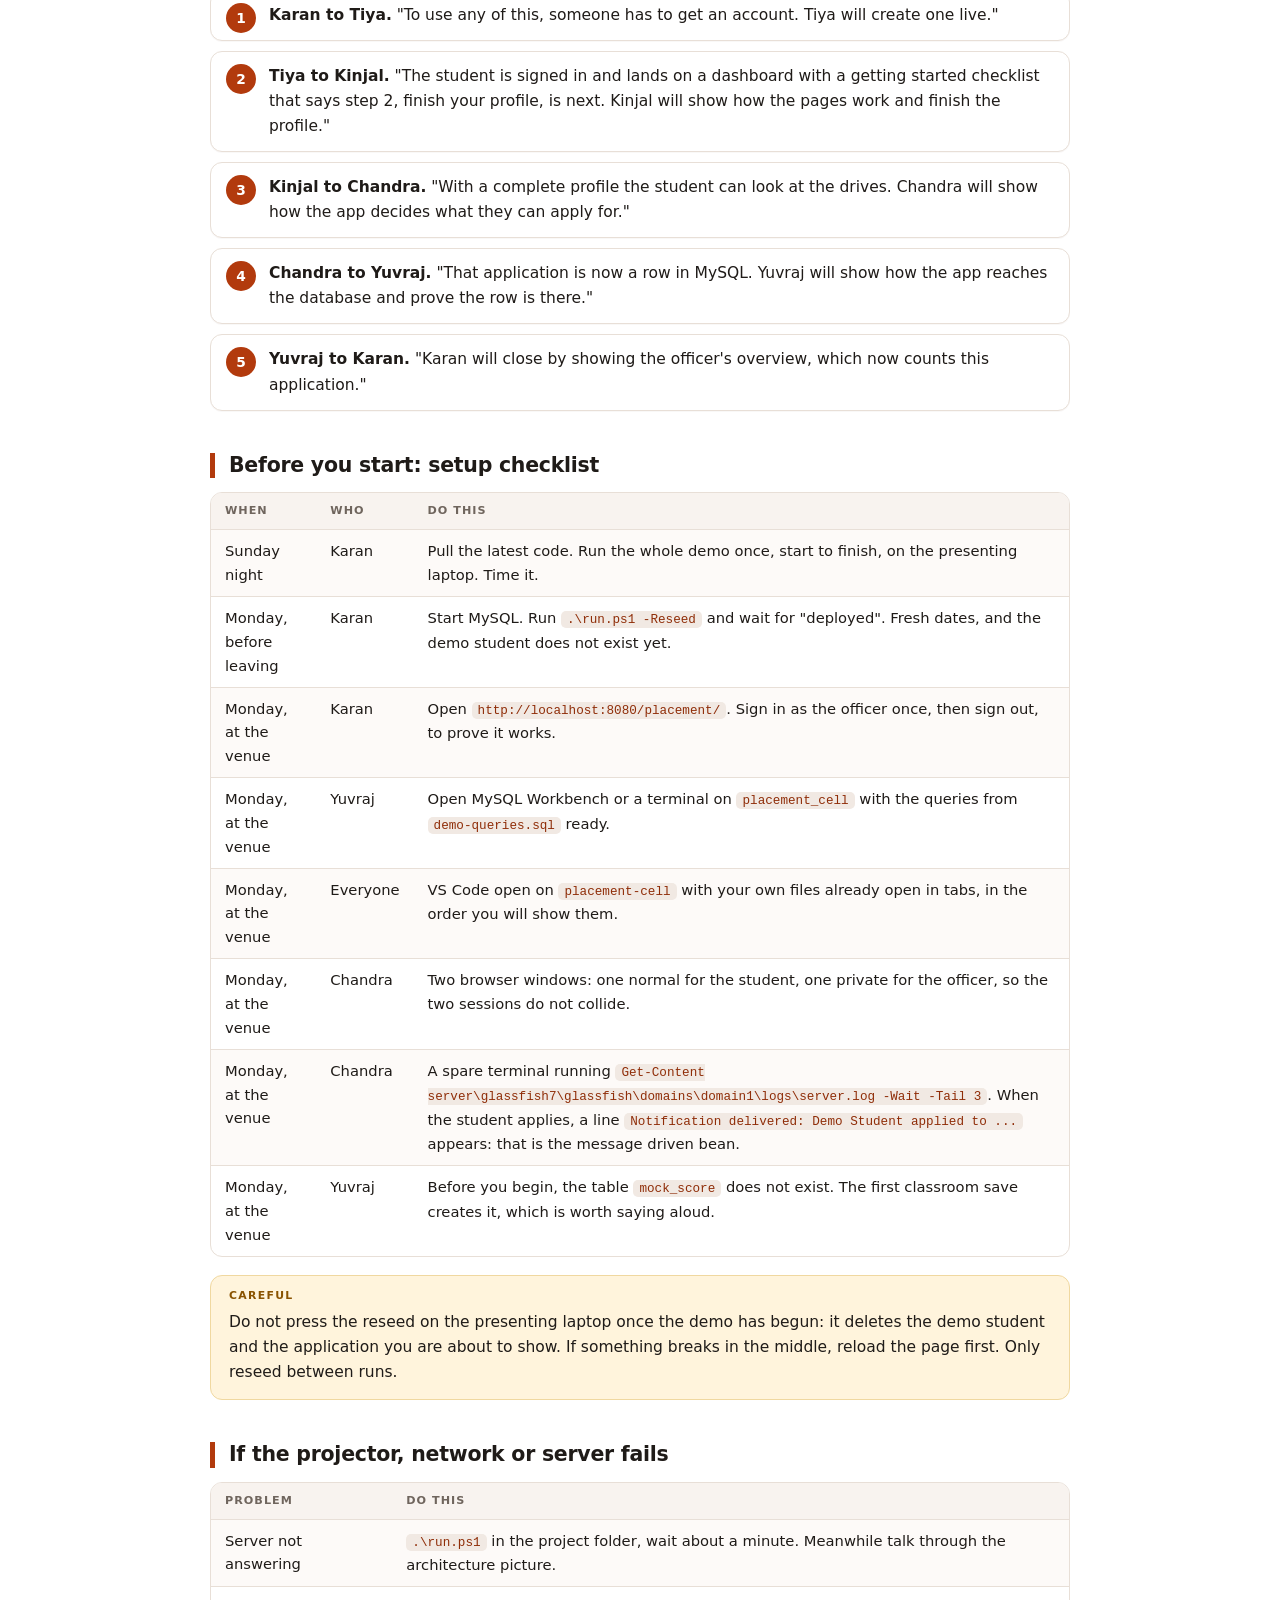
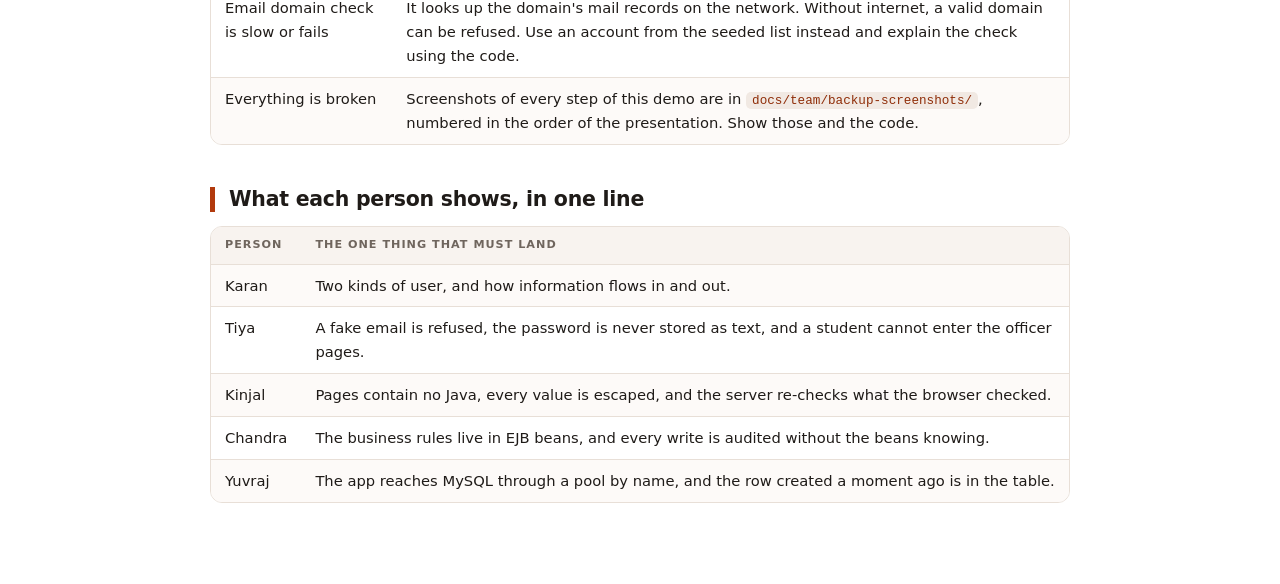
<file: docs/team/07-demo-run-sheet.html>
<!doctype html>
<html lang="en">
<head>
<meta charset="utf-8">
<meta name="viewport" content="width=device-width, initial-scale=1">
<title>Demo Run Sheet</title>
<link rel="stylesheet" href="team.css">
</head>
<body>
<main>

<header class="cover"><div class="cover-inner">
<div class="brandrow"><span class="mark"><svg viewBox="0 0 24 24" aria-hidden="true"><path d="M5 19V13"/><path d="M19 19V13"/><path d="M5 13C5 6 19 6 19 13"/></svg></span><b>Placement Cell</b><span class="dot">/</span><span>Advanced Java team pack</span></div>
<span class="who">Everyone</span>
<h1>Demo run sheet</h1>
<p class="sub">One new student is followed through every layer of the app, so each part of the presentation hands over to the next.</p>
</div></header>

<div class="stat">
  <div><b>22</b><span>minutes of demo</span></div>
  <div><b>6</b><span>speakers, in order</span></div>
  <div><b>1</b><span>student followed end to end</span></div>
</div>

<h2>The demo student</h2>
<p>Tiya creates this account live. Nobody else uses it before then, and <code>-Reseed</code> removes it afterwards.</p>
<table>
  <tr><th>Field</th><th>Type exactly</th></tr>
  <tr><td>Full name</td><td><code>Demo Student</code></td></tr>
  <tr><td>Email</td><td><code>demo.student.cs@gmail.com</code> (a real domain, so the domain check passes)</td></tr>
  <tr><td>Password</td><td><code>Demo@2026x</code></td></tr>
  <tr><td>Roll number</td><td><code>CS26100</code></td></tr>
  <tr><td>Branch, year</td><td>Computer Science, 2026</td></tr>
  <tr><td>CGPA, backlogs</td><td><code>8.0</code>, <code>0</code></td></tr>
  <tr><td>Mobile</td><td><code>9876543210</code></td></tr>
</table>
<p class="note">With CGPA 8.0 and no backlogs, this student qualifies for several drives and is refused by others for a
clear reason, which is exactly what Chandra needs to show.</p>

<h2>The order</h2>
<table>
  <tr><th>Time</th><th>Who</th><th>What</th><th>Screen</th></tr>
  <tr><td>0:00</td><td><b>Karan</b></td><td>What the app is, who uses it, how data moves in and out, the architecture picture</td><td>Login page, then <code>00-start-here</code> diagram</td></tr>
  <tr><td>2:30</td><td><b>Tiya</b></td><td>Creating an account: fake email refused, valid signup, password hash in MySQL, wrong password, sign in, student blocked from admin</td><td>Browser, then MySQL</td></tr>
  <tr><td>7:00</td><td><b>Kinjal</b></td><td>The pages and the validation: an error on the profile form, resume upload, how a JSP gets its data</td><td>Browser, then VS Code</td></tr>
  <tr><td>10:30</td><td><b>Chandra</b></td><td>Drives board and the eligibility engine, apply, officer moves the status, audit row appears, EJB types</td><td>Browser (two windows), then VS Code</td></tr>
  <tr><td>15:00</td><td><b>Yuvraj</b></td><td>The connectivity story: the row Chandra just created, found in MySQL; Reports; Database page; Classroom JDBC against the practical sample</td><td>VS Code, browser, MySQL</td></tr>
  <tr><td>20:00</td><td><b>Karan</b></td><td>Close: the officer overview now shows the new application, what was not built, questions</td><td>Officer overview</td></tr>
</table>

<h2>The hand overs</h2>
<ol class="steps">
  <li><b>Karan to Tiya.</b> "To use any of this, someone has to get an account. Tiya will create one live."</li>
  <li><b>Tiya to Kinjal.</b> "The student is signed in and lands on a dashboard with a getting started checklist that says step 2, finish your profile, is next. Kinjal will show how the pages work and finish the profile."</li>
  <li><b>Kinjal to Chandra.</b> "With a complete profile the student can look at the drives. Chandra will show how the app decides what they can apply for."</li>
  <li><b>Chandra to Yuvraj.</b> "That application is now a row in MySQL. Yuvraj will show how the app reaches the database and prove the row is there."</li>
  <li><b>Yuvraj to Karan.</b> "Karan will close by showing the officer's overview, which now counts this application."</li>
</ol>

<h2>Before you start: setup checklist</h2>
<table>
  <tr><th>When</th><th>Who</th><th>Do this</th></tr>
  <tr><td>Sunday night</td><td>Karan</td><td>Pull the latest code. Run the whole demo once, start to finish, on the presenting laptop. Time it.</td></tr>
  <tr><td>Monday, before leaving</td><td>Karan</td><td>Start MySQL. Run <code>.\run.ps1 -Reseed</code> and wait for "deployed". Fresh dates, and the demo student does not exist yet.</td></tr>
  <tr><td>Monday, at the venue</td><td>Karan</td><td>Open <code>http://localhost:8080/placement/</code>. Sign in as the officer once, then sign out, to prove it works.</td></tr>
  <tr><td>Monday, at the venue</td><td>Yuvraj</td><td>Open MySQL Workbench or a terminal on <code>placement_cell</code> with the queries from <code>demo-queries.sql</code> ready.</td></tr>
  <tr><td>Monday, at the venue</td><td>Everyone</td><td>VS Code open on <code>placement-cell</code> with your own files already open in tabs, in the order you will show them.</td></tr>
  <tr><td>Monday, at the venue</td><td>Chandra</td><td>Two browser windows: one normal for the student, one private for the officer, so the two sessions do not collide.</td></tr>
  <tr><td>Monday, at the venue</td><td>Chandra</td><td>A spare terminal running <code>Get-Content server\glassfish7\glassfish\domains\domain1\logs\server.log -Wait -Tail 3</code>. When the student applies, a line <code>Notification delivered: Demo Student applied to ...</code> appears: that is the message driven bean.</td></tr>
  <tr><td>Monday, at the venue</td><td>Yuvraj</td><td>Before you begin, the table <code>mock_score</code> does not exist. The first classroom save creates it, which is worth saying aloud.</td></tr>
</table>

<div class="warn"><p>Do not press the reseed on the presenting laptop once the demo has begun: it deletes the demo student
and the application you are about to show. If something breaks in the middle, reload the page first. Only reseed between
runs.</p></div>

<h2>If the projector, network or server fails</h2>
<table>
  <tr><th>Problem</th><th>Do this</th></tr>
  <tr><td>Server not answering</td><td><code>.\run.ps1</code> in the project folder, wait about a minute. Meanwhile talk through the architecture picture.</td></tr>
  <tr><td>Email domain check is slow or fails</td><td>It looks up the domain's mail records on the network. Without internet, a valid domain can be refused. Use an account from the seeded list instead and explain the check using the code.</td></tr>
  <tr><td>Everything is broken</td><td>Screenshots of every step of this demo are in <code>docs/team/backup-screenshots/</code>, numbered in the order of the presentation. Show those and the code.</td></tr>
</table>

<h2>What each person shows, in one line</h2>
<table>
  <tr><th>Person</th><th>The one thing that must land</th></tr>
  <tr><td>Karan</td><td>Two kinds of user, and how information flows in and out.</td></tr>
  <tr><td>Tiya</td><td>A fake email is refused, the password is never stored as text, and a student cannot enter the officer pages.</td></tr>
  <tr><td>Kinjal</td><td>Pages contain no Java, every value is escaped, and the server re-checks what the browser checked.</td></tr>
  <tr><td>Chandra</td><td>The business rules live in EJB beans, and every write is audited without the beans knowing.</td></tr>
  <tr><td>Yuvraj</td><td>The app reaches MySQL through a pool by name, and the row created a moment ago is in the table.</td></tr>
</table>

</main>
</body>
</html>
</file>
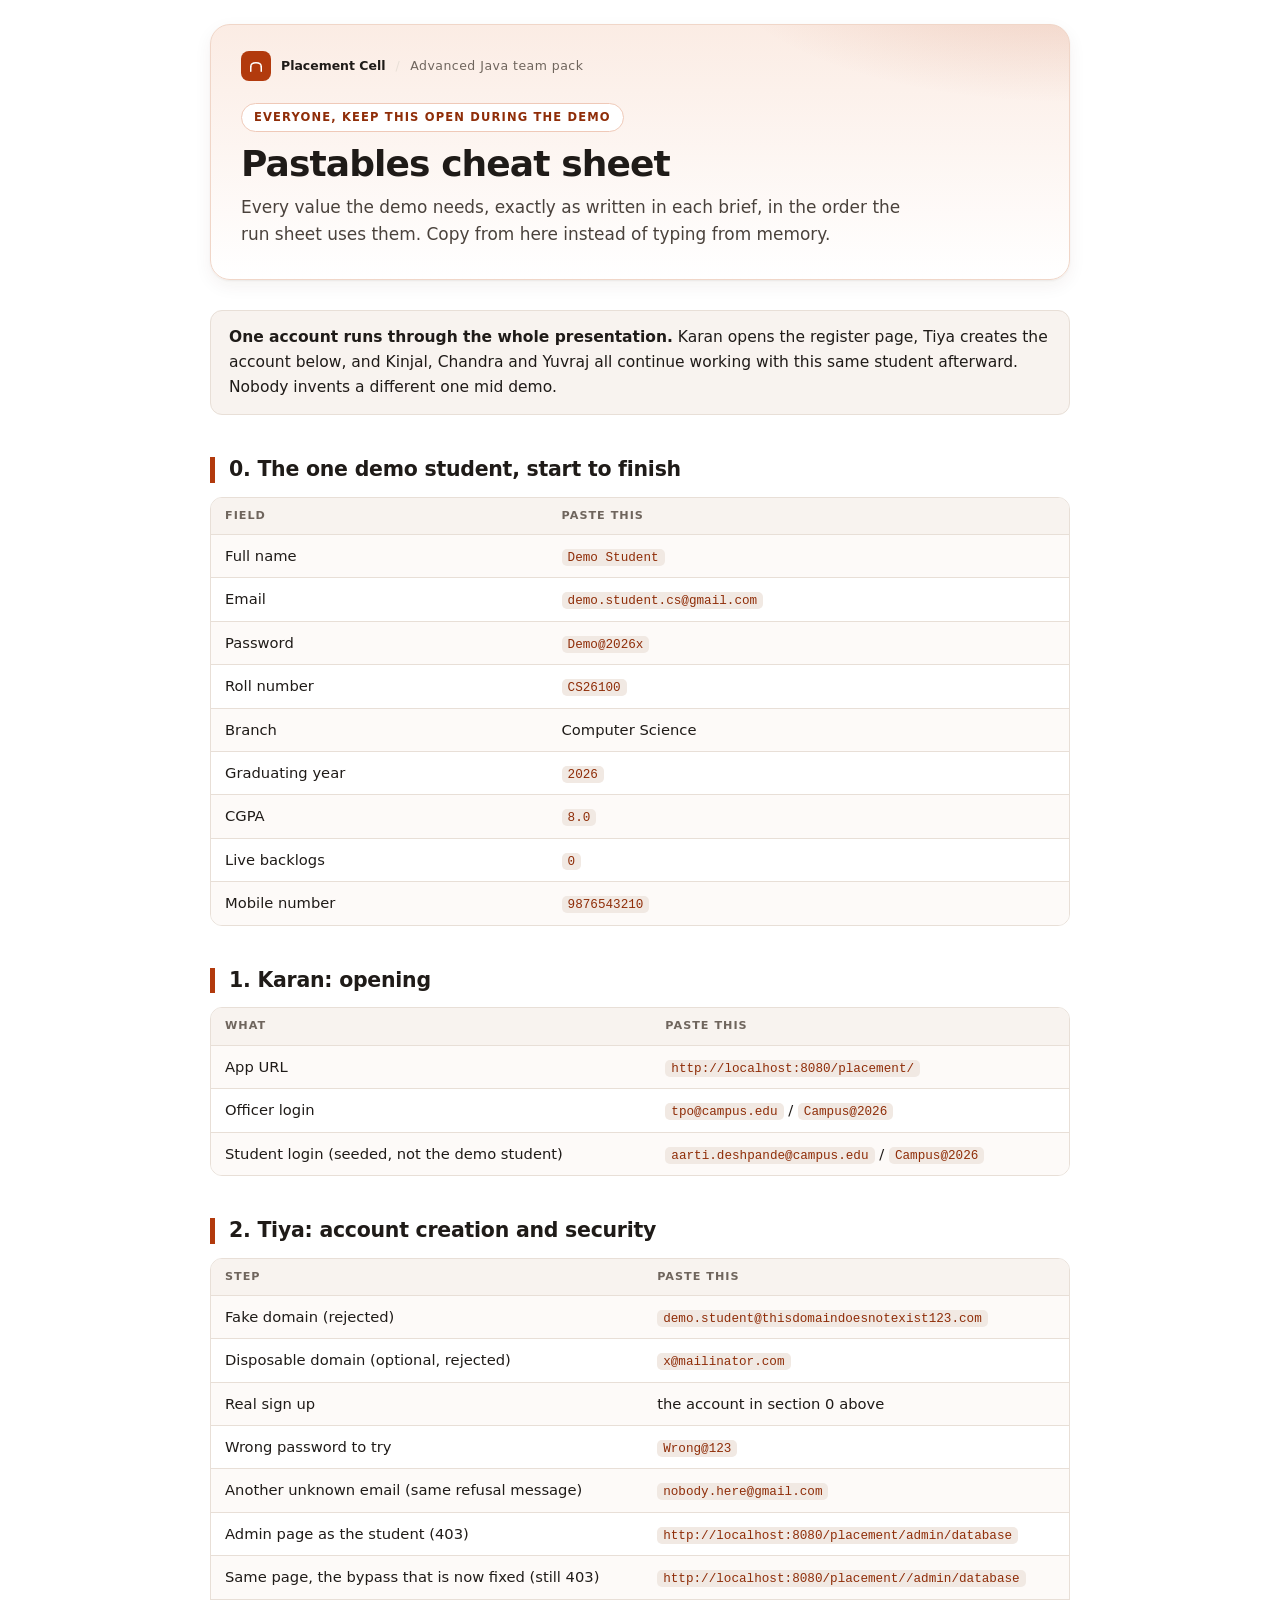
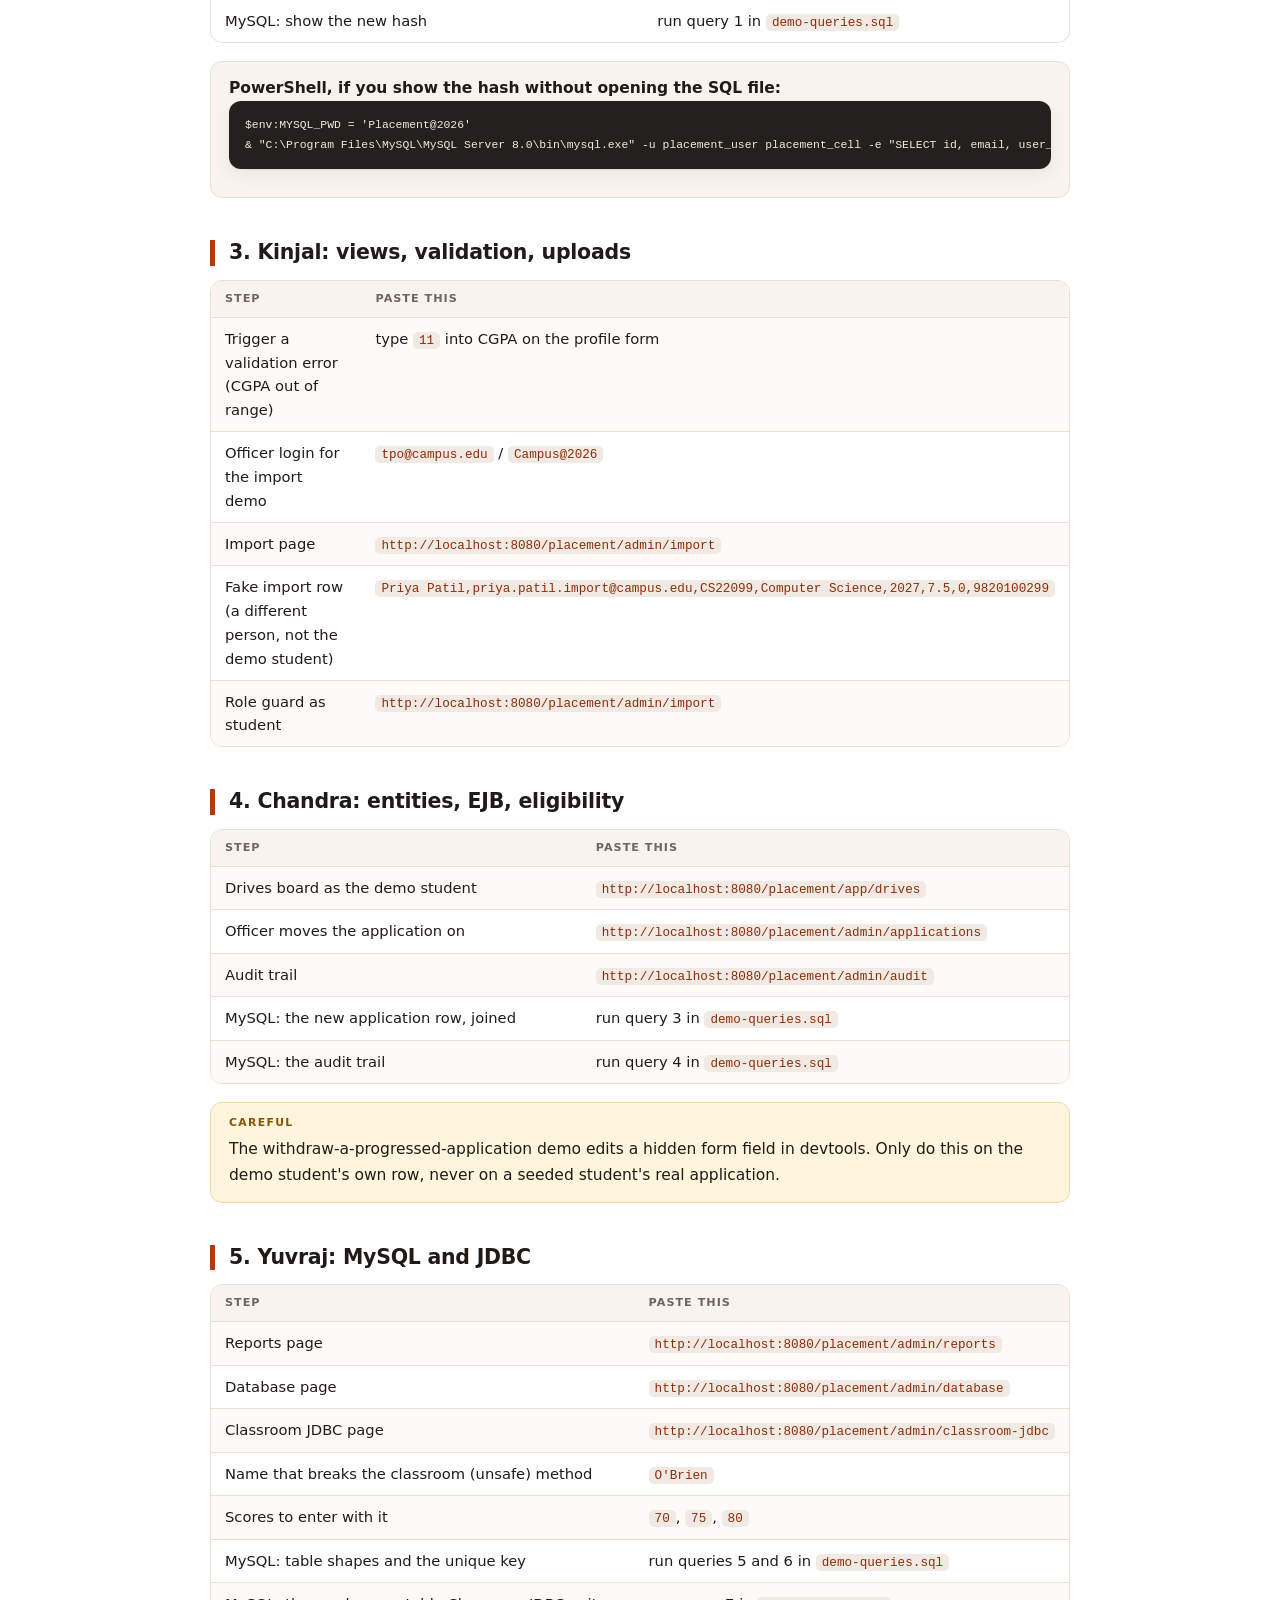
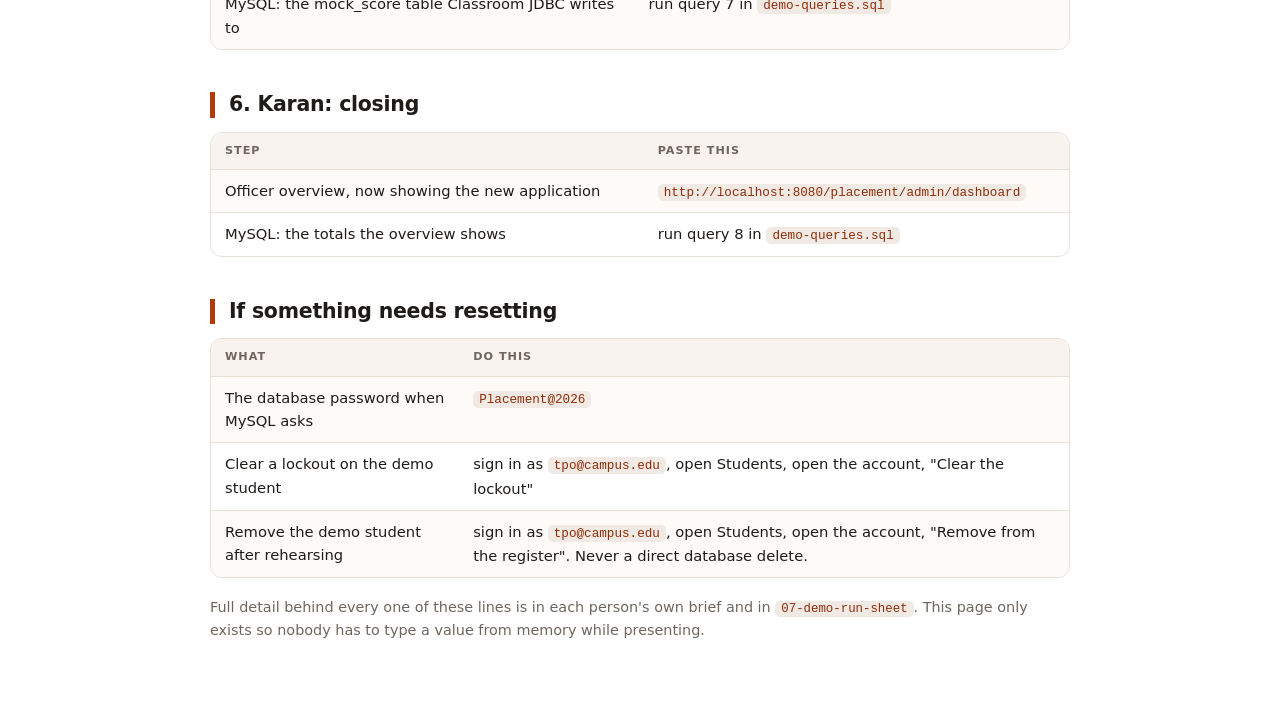
<file: docs/team/08-cheat-sheet-pastables.html>
<!doctype html>
<html lang="en">
<head>
<meta charset="utf-8">
<meta name="viewport" content="width=device-width, initial-scale=1">
<title>Pastables Cheat Sheet</title>
<link rel="stylesheet" href="team.css">
<style>
  .pb { position: relative; }
  .pb code { display: block; padding: 10px 14px; }
  table code { white-space: nowrap; }
</style>
</head>
<body>
<main>

<header class="cover"><div class="cover-inner">
<div class="brandrow"><span class="mark"><svg viewBox="0 0 24 24" aria-hidden="true"><path d="M5 19V13"/><path d="M19 19V13"/><path d="M5 13C5 6 19 6 19 13"/></svg></span><b>Placement Cell</b><span class="dot">/</span><span>Advanced Java team pack</span></div>
<span class="who">Everyone, keep this open during the demo</span>
<h1>Pastables cheat sheet</h1>
<p class="sub">Every value the demo needs, exactly as written in each brief, in the order the run sheet uses them. Copy from here instead of typing from memory.</p>
</div></header>

<div class="card">
<p><b>One account runs through the whole presentation.</b> Karan opens the register page, Tiya creates the account below,
and Kinjal, Chandra and Yuvraj all continue working with this same student afterward. Nobody invents a different one
mid demo.</p>
</div>

<h2>0. The one demo student, start to finish</h2>
<table>
<tr><th>Field</th><th>Paste this</th></tr>
<tr><td>Full name</td><td><code>Demo Student</code></td></tr>
<tr><td>Email</td><td><code>demo.student.cs@gmail.com</code></td></tr>
<tr><td>Password</td><td><code>Demo@2026x</code></td></tr>
<tr><td>Roll number</td><td><code>CS26100</code></td></tr>
<tr><td>Branch</td><td>Computer Science</td></tr>
<tr><td>Graduating year</td><td><code>2026</code></td></tr>
<tr><td>CGPA</td><td><code>8.0</code></td></tr>
<tr><td>Live backlogs</td><td><code>0</code></td></tr>
<tr><td>Mobile number</td><td><code>9876543210</code></td></tr>
</table>

<h2>1. Karan: opening</h2>
<table>
<tr><th>What</th><th>Paste this</th></tr>
<tr><td>App URL</td><td><code>http://localhost:8080/placement/</code></td></tr>
<tr><td>Officer login</td><td><code>tpo@campus.edu</code> / <code>Campus@2026</code></td></tr>
<tr><td>Student login (seeded, not the demo student)</td><td><code>aarti.deshpande@campus.edu</code> / <code>Campus@2026</code></td></tr>
</table>

<h2>2. Tiya: account creation and security</h2>
<table>
<tr><th>Step</th><th>Paste this</th></tr>
<tr><td>Fake domain (rejected)</td><td><code>demo.student@thisdomaindoesnotexist123.com</code></td></tr>
<tr><td>Disposable domain (optional, rejected)</td><td><code>x@mailinator.com</code></td></tr>
<tr><td>Real sign up</td><td>the account in section 0 above</td></tr>
<tr><td>Wrong password to try</td><td><code>Wrong@123</code></td></tr>
<tr><td>Another unknown email (same refusal message)</td><td><code>nobody.here@gmail.com</code></td></tr>
<tr><td>Admin page as the student (403)</td><td><code>http://localhost:8080/placement/admin/database</code></td></tr>
<tr><td>Same page, the bypass that is now fixed (still 403)</td><td><code>http://localhost:8080/placement//admin/database</code></td></tr>
<tr><td>MySQL: show the new hash</td><td>run query 1 in <code>demo-queries.sql</code></td></tr>
</table>
<div class="card">
<p class="mb-0"><b>PowerShell, if you show the hash without opening the SQL file:</b></p>
<pre><code>$env:MYSQL_PWD = 'Placement@2026'
&amp; "C:\Program Files\MySQL\MySQL Server 8.0\bin\mysql.exe" -u placement_user placement_cell -e "SELECT id, email, user_role, password_hash FROM app_user ORDER BY id DESC LIMIT 3;"</code></pre>
</div>

<h2>3. Kinjal: views, validation, uploads</h2>
<table>
<tr><th>Step</th><th>Paste this</th></tr>
<tr><td>Trigger a validation error (CGPA out of range)</td><td>type <code>11</code> into CGPA on the profile form</td></tr>
<tr><td>Officer login for the import demo</td><td><code>tpo@campus.edu</code> / <code>Campus@2026</code></td></tr>
<tr><td>Import page</td><td><code>http://localhost:8080/placement/admin/import</code></td></tr>
<tr><td>Fake import row (a different person, not the demo student)</td>
    <td><code>Priya Patil,priya.patil.import@campus.edu,CS22099,Computer Science,2027,7.5,0,9820100299</code></td></tr>
<tr><td>Role guard as student</td><td><code>http://localhost:8080/placement/admin/import</code></td></tr>
</table>

<h2>4. Chandra: entities, EJB, eligibility</h2>
<table>
<tr><th>Step</th><th>Paste this</th></tr>
<tr><td>Drives board as the demo student</td><td><code>http://localhost:8080/placement/app/drives</code></td></tr>
<tr><td>Officer moves the application on</td><td><code>http://localhost:8080/placement/admin/applications</code></td></tr>
<tr><td>Audit trail</td><td><code>http://localhost:8080/placement/admin/audit</code></td></tr>
<tr><td>MySQL: the new application row, joined</td><td>run query 3 in <code>demo-queries.sql</code></td></tr>
<tr><td>MySQL: the audit trail</td><td>run query 4 in <code>demo-queries.sql</code></td></tr>
</table>
<div class="warn"><p class="mb-0">The withdraw-a-progressed-application demo edits a hidden form field in devtools. Only do this
on the demo student's own row, never on a seeded student's real application.</p></div>

<h2>5. Yuvraj: MySQL and JDBC</h2>
<table>
<tr><th>Step</th><th>Paste this</th></tr>
<tr><td>Reports page</td><td><code>http://localhost:8080/placement/admin/reports</code></td></tr>
<tr><td>Database page</td><td><code>http://localhost:8080/placement/admin/database</code></td></tr>
<tr><td>Classroom JDBC page</td><td><code>http://localhost:8080/placement/admin/classroom-jdbc</code></td></tr>
<tr><td>Name that breaks the classroom (unsafe) method</td><td><code>O'Brien</code></td></tr>
<tr><td>Scores to enter with it</td><td><code>70</code>, <code>75</code>, <code>80</code></td></tr>
<tr><td>MySQL: table shapes and the unique key</td><td>run queries 5 and 6 in <code>demo-queries.sql</code></td></tr>
<tr><td>MySQL: the mock_score table Classroom JDBC writes to</td><td>run query 7 in <code>demo-queries.sql</code></td></tr>
</table>

<h2>6. Karan: closing</h2>
<table>
<tr><th>Step</th><th>Paste this</th></tr>
<tr><td>Officer overview, now showing the new application</td><td><code>http://localhost:8080/placement/admin/dashboard</code></td></tr>
<tr><td>MySQL: the totals the overview shows</td><td>run query 8 in <code>demo-queries.sql</code></td></tr>
</table>

<h2>If something needs resetting</h2>
<table>
<tr><th>What</th><th>Do this</th></tr>
<tr><td>The database password when MySQL asks</td><td><code>Placement@2026</code></td></tr>
<tr><td>Clear a lockout on the demo student</td><td>sign in as <code>tpo@campus.edu</code>, open Students, open the account, "Clear the lockout"</td></tr>
<tr><td>Remove the demo student after rehearsing</td><td>sign in as <code>tpo@campus.edu</code>, open Students, open the account, "Remove from the register". Never a direct database delete.</td></tr>
</table>

<p class="note">Full detail behind every one of these lines is in each person's own brief and in <code>07-demo-run-sheet</code>. This page only exists so nobody has to type a value from memory while presenting.</p>

</main>
</body>
</html>
</file>
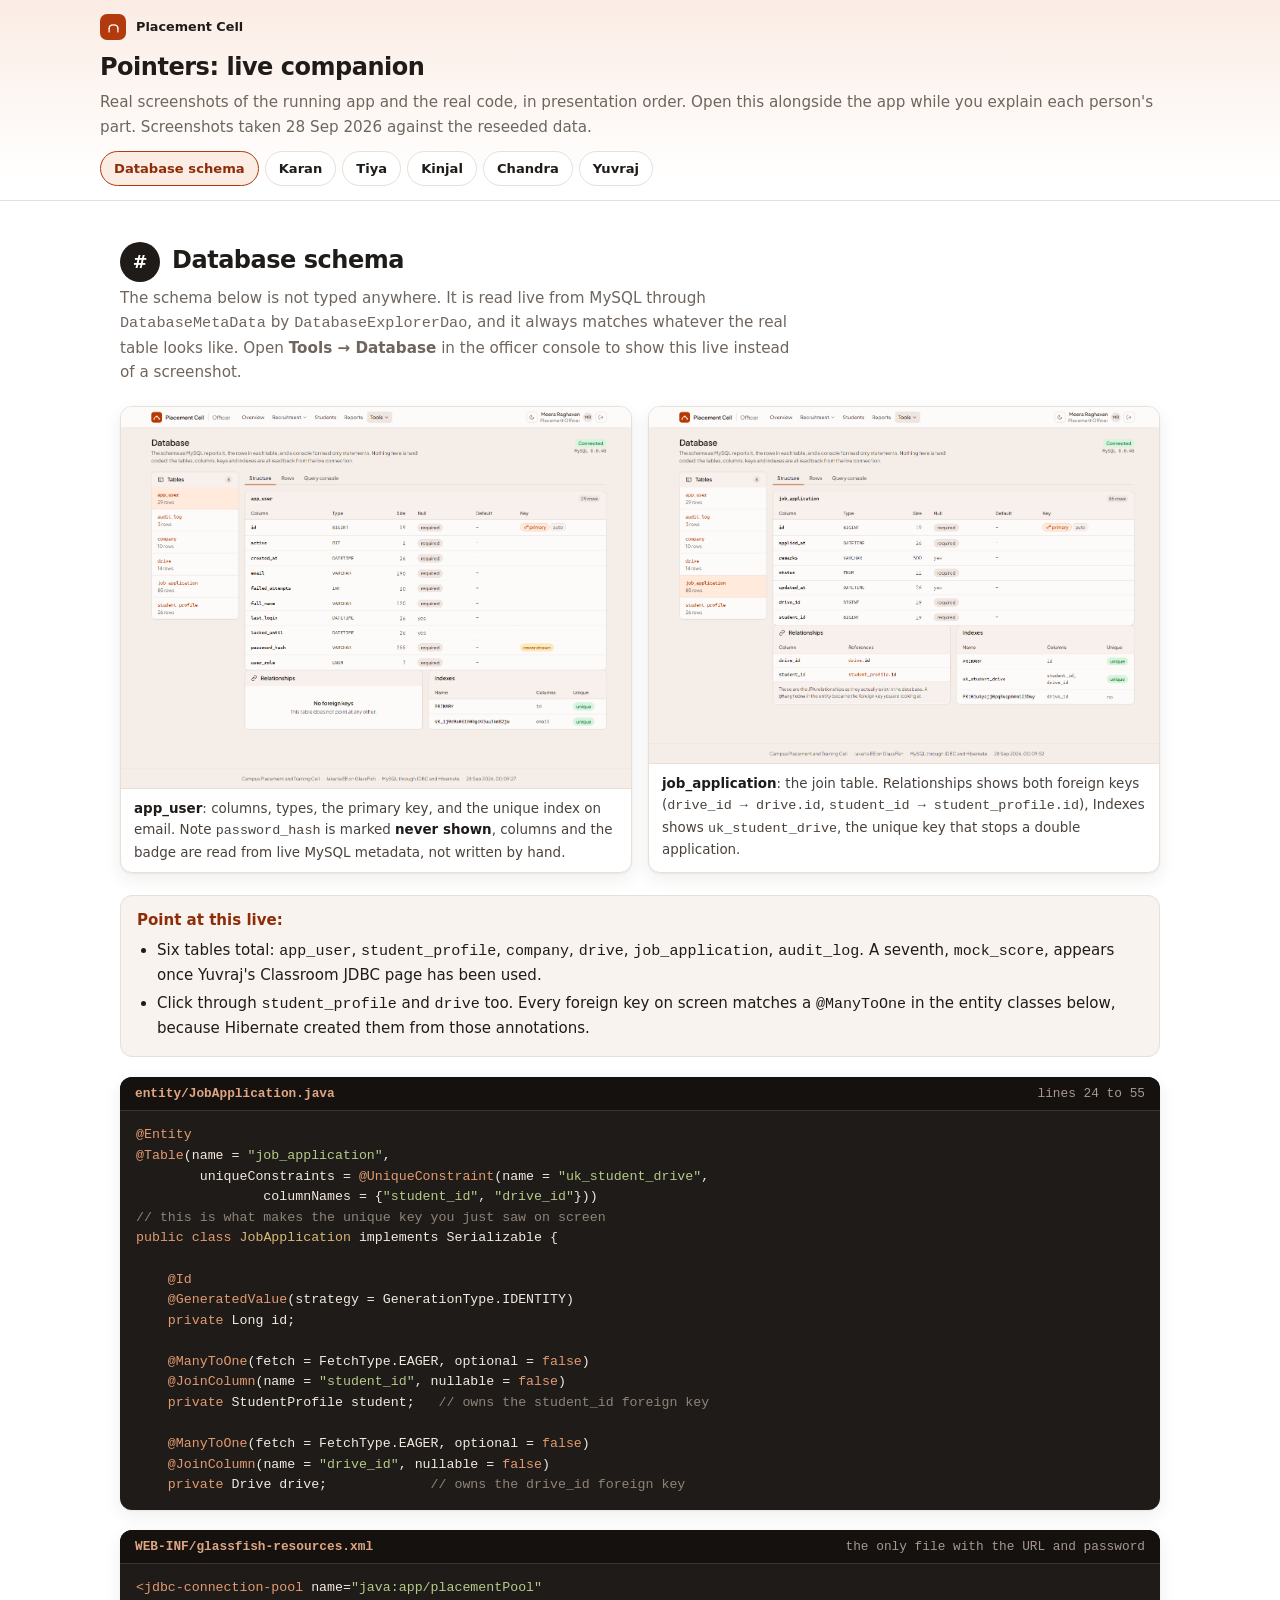
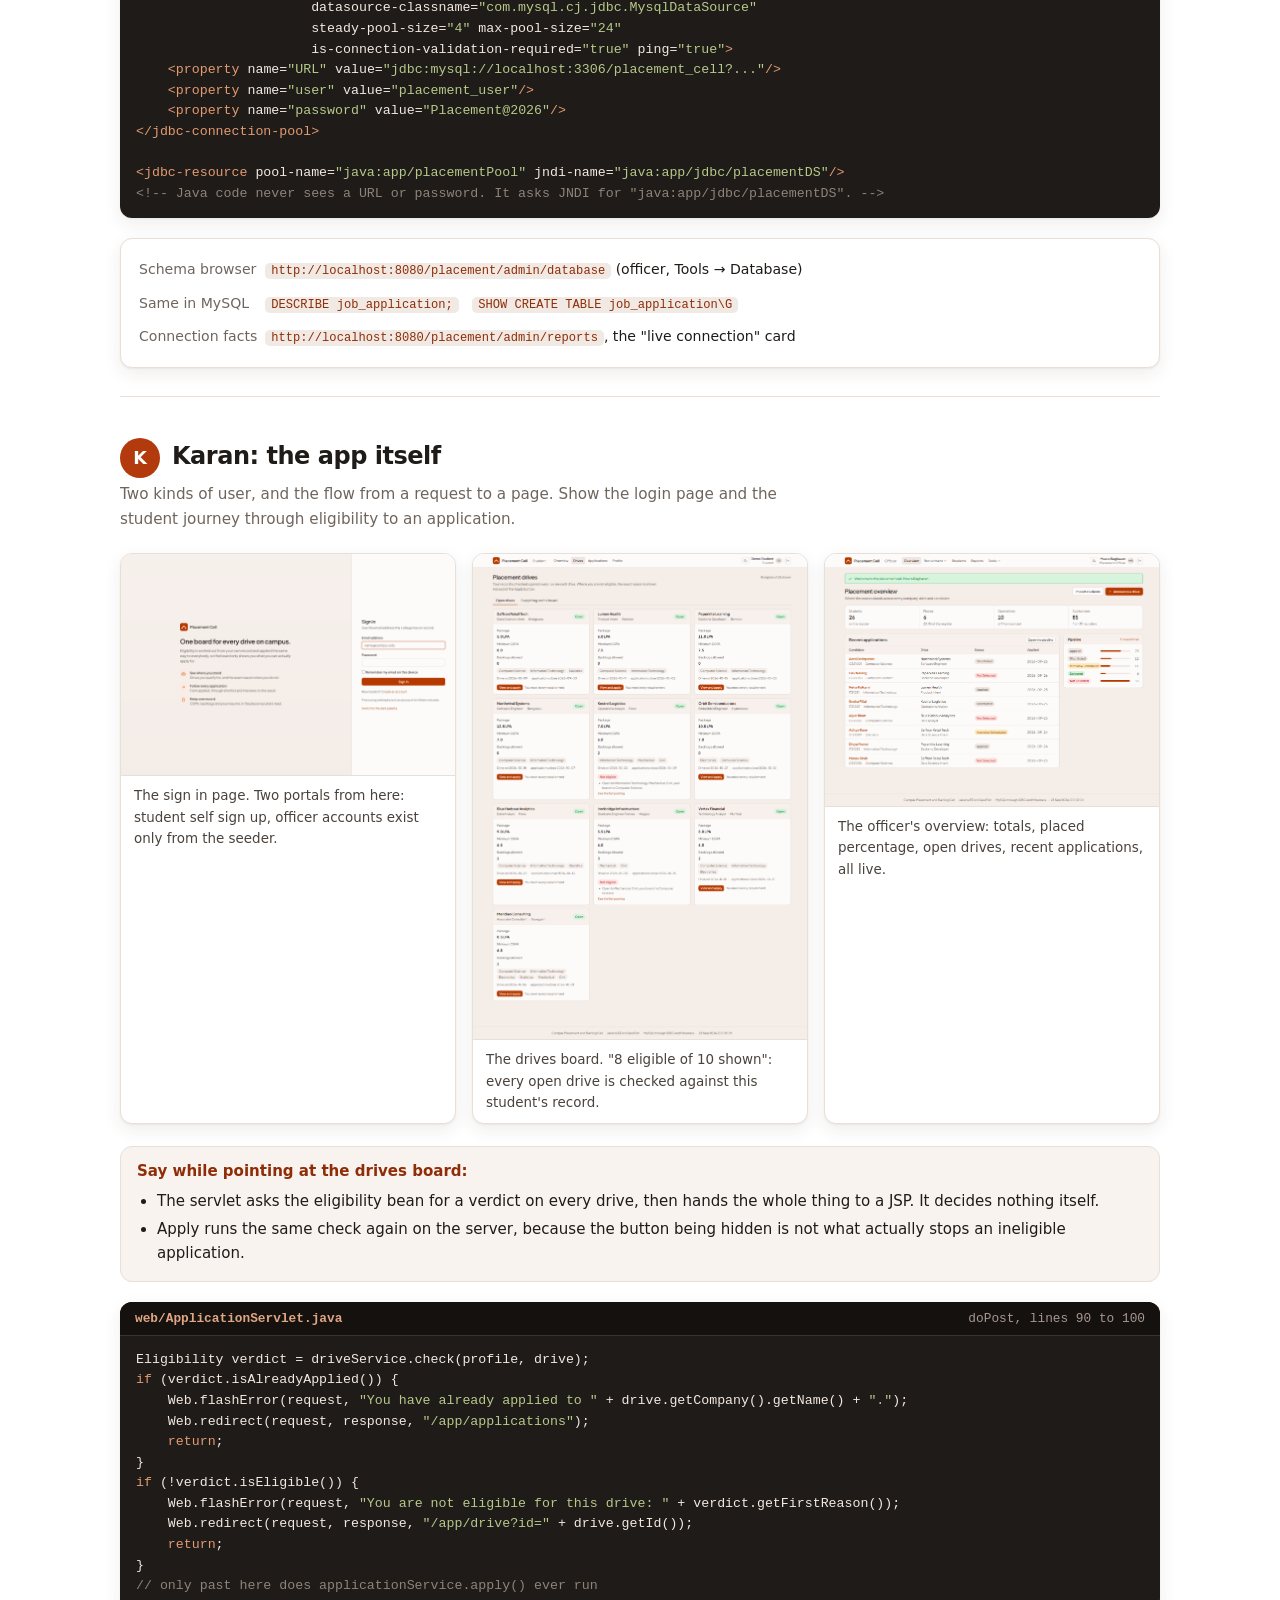
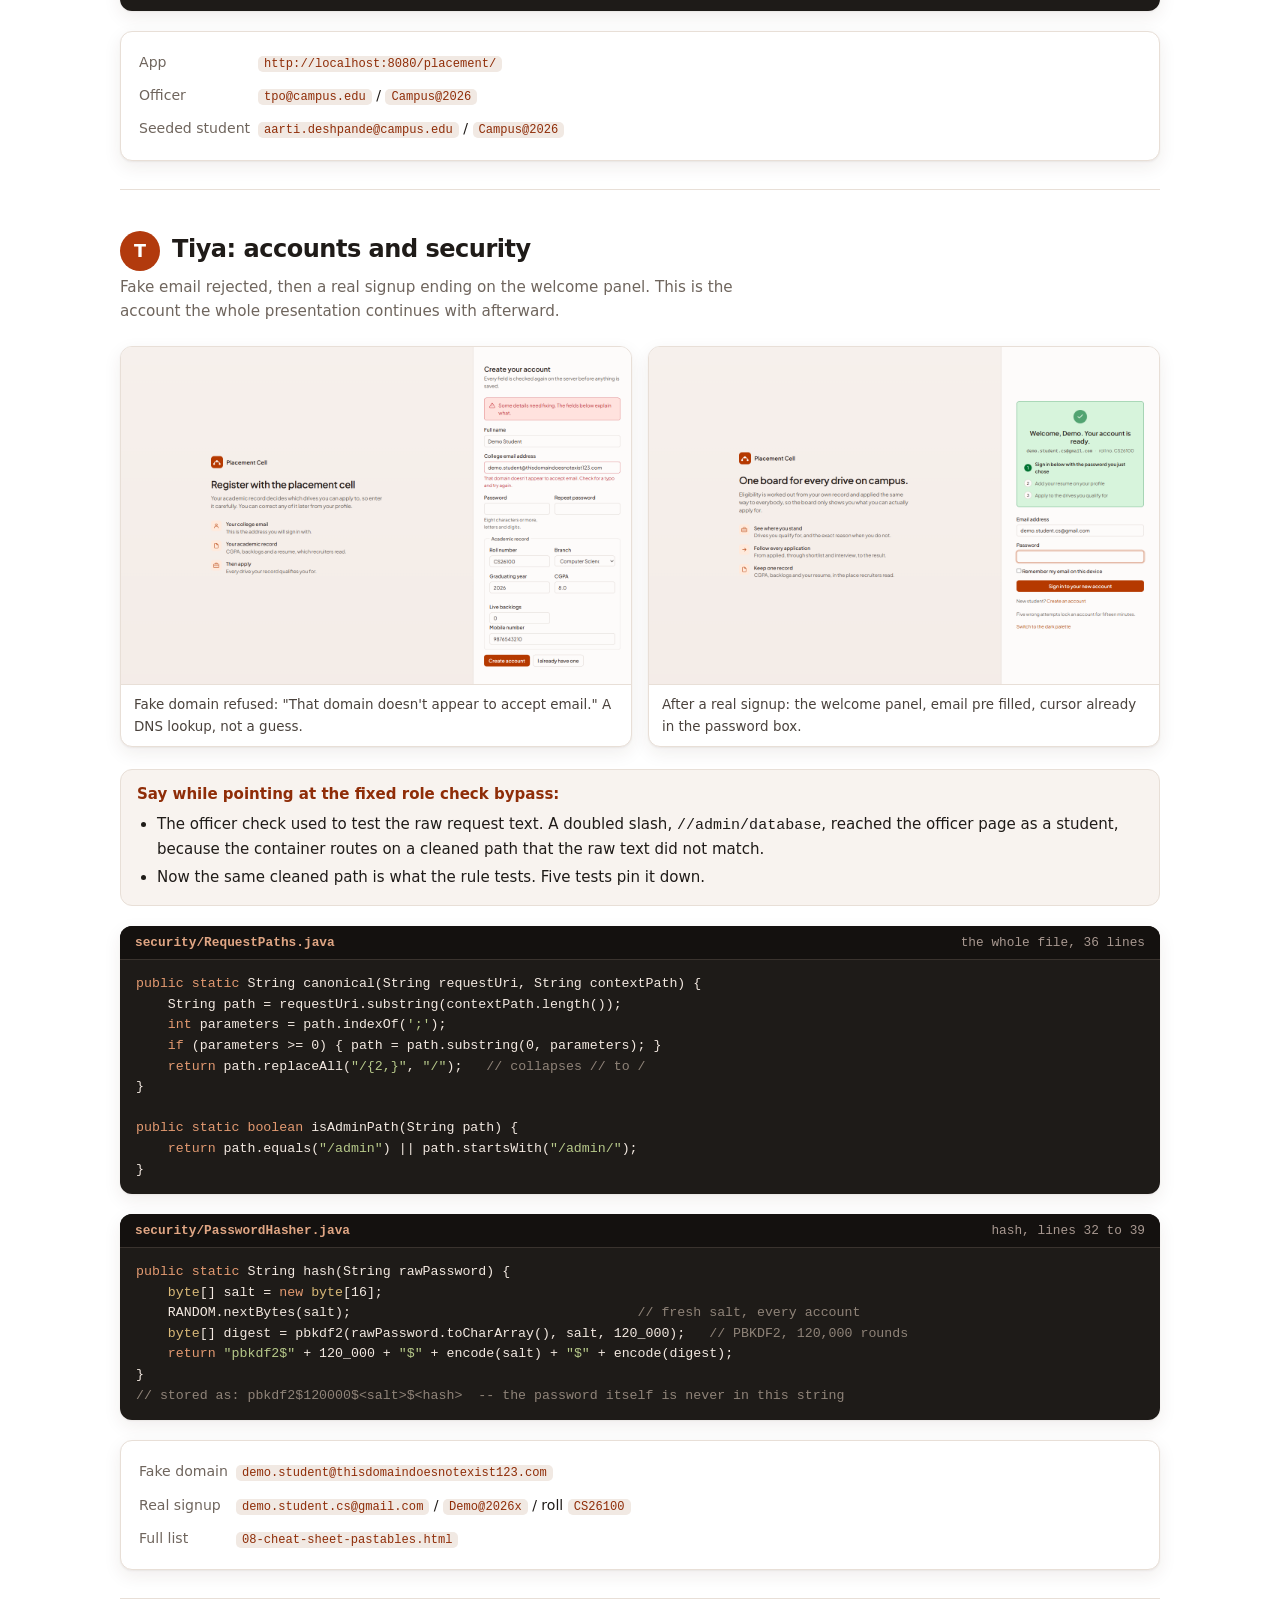
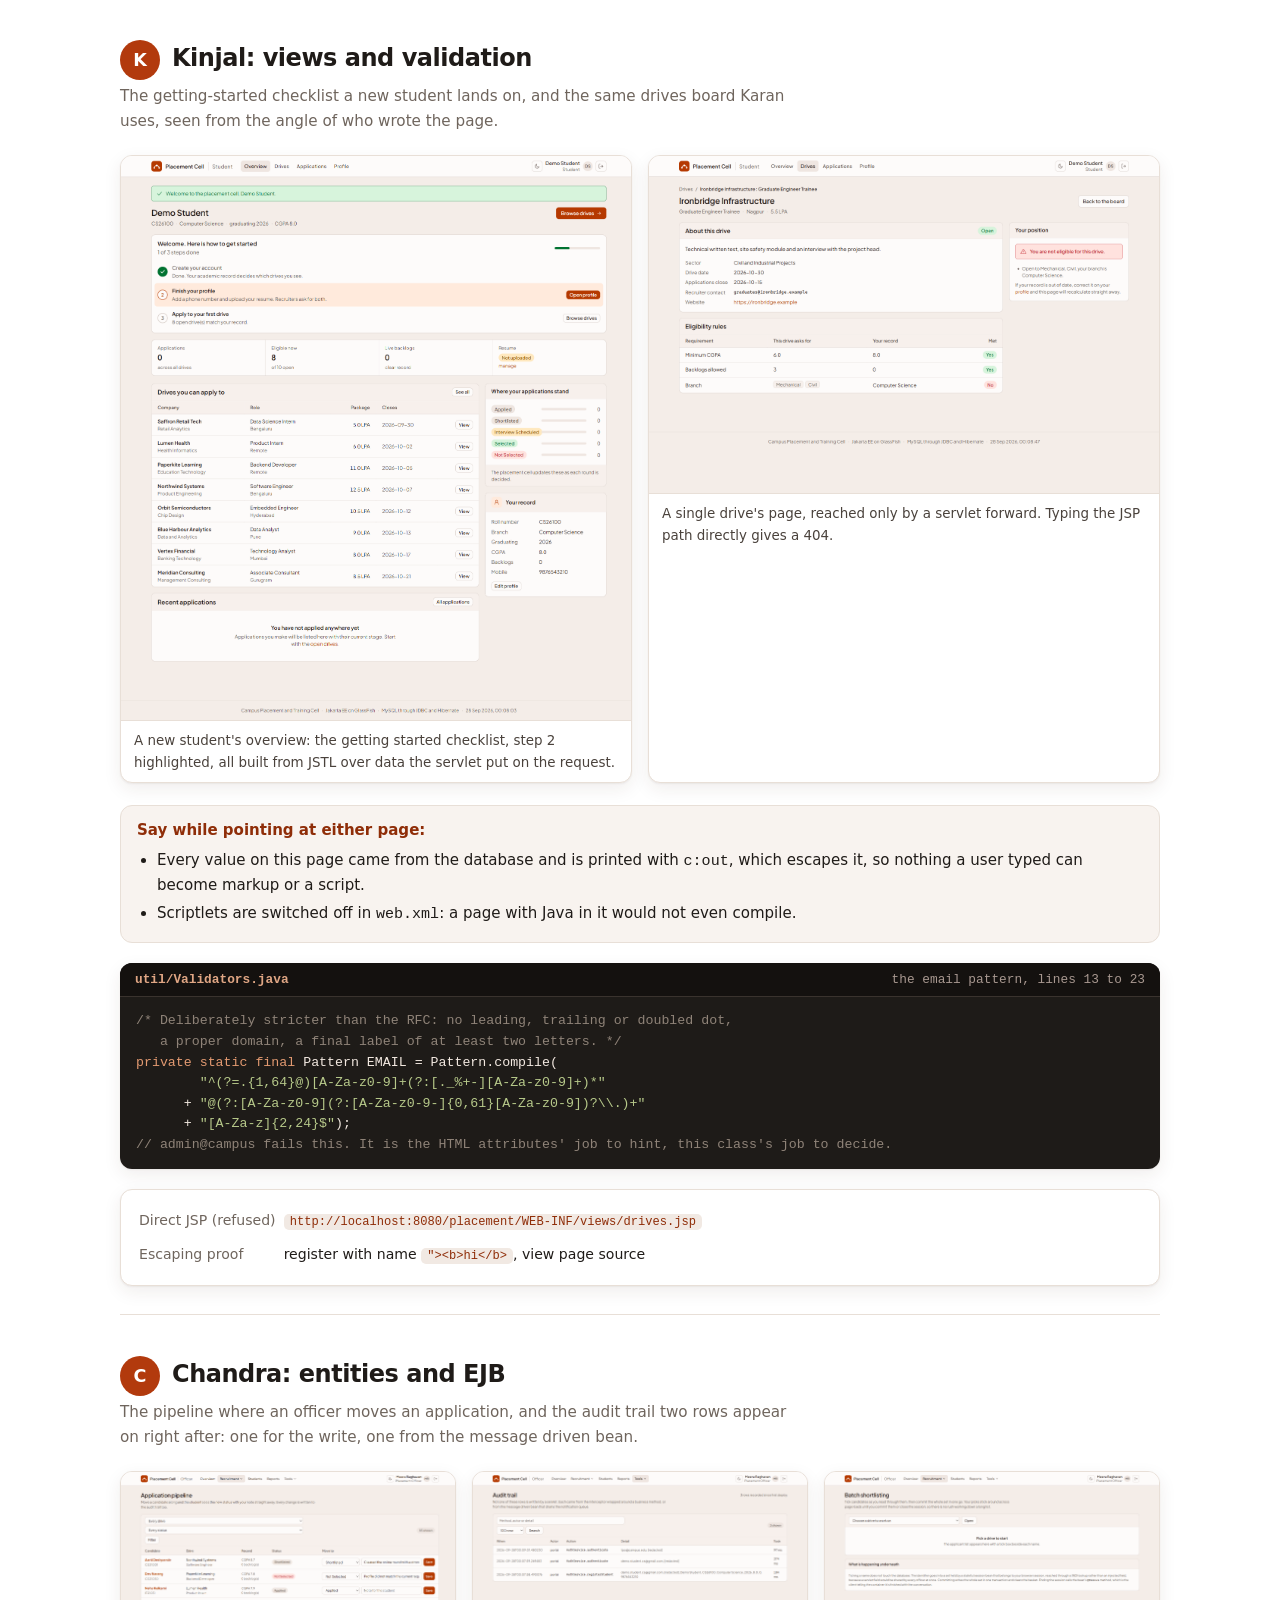
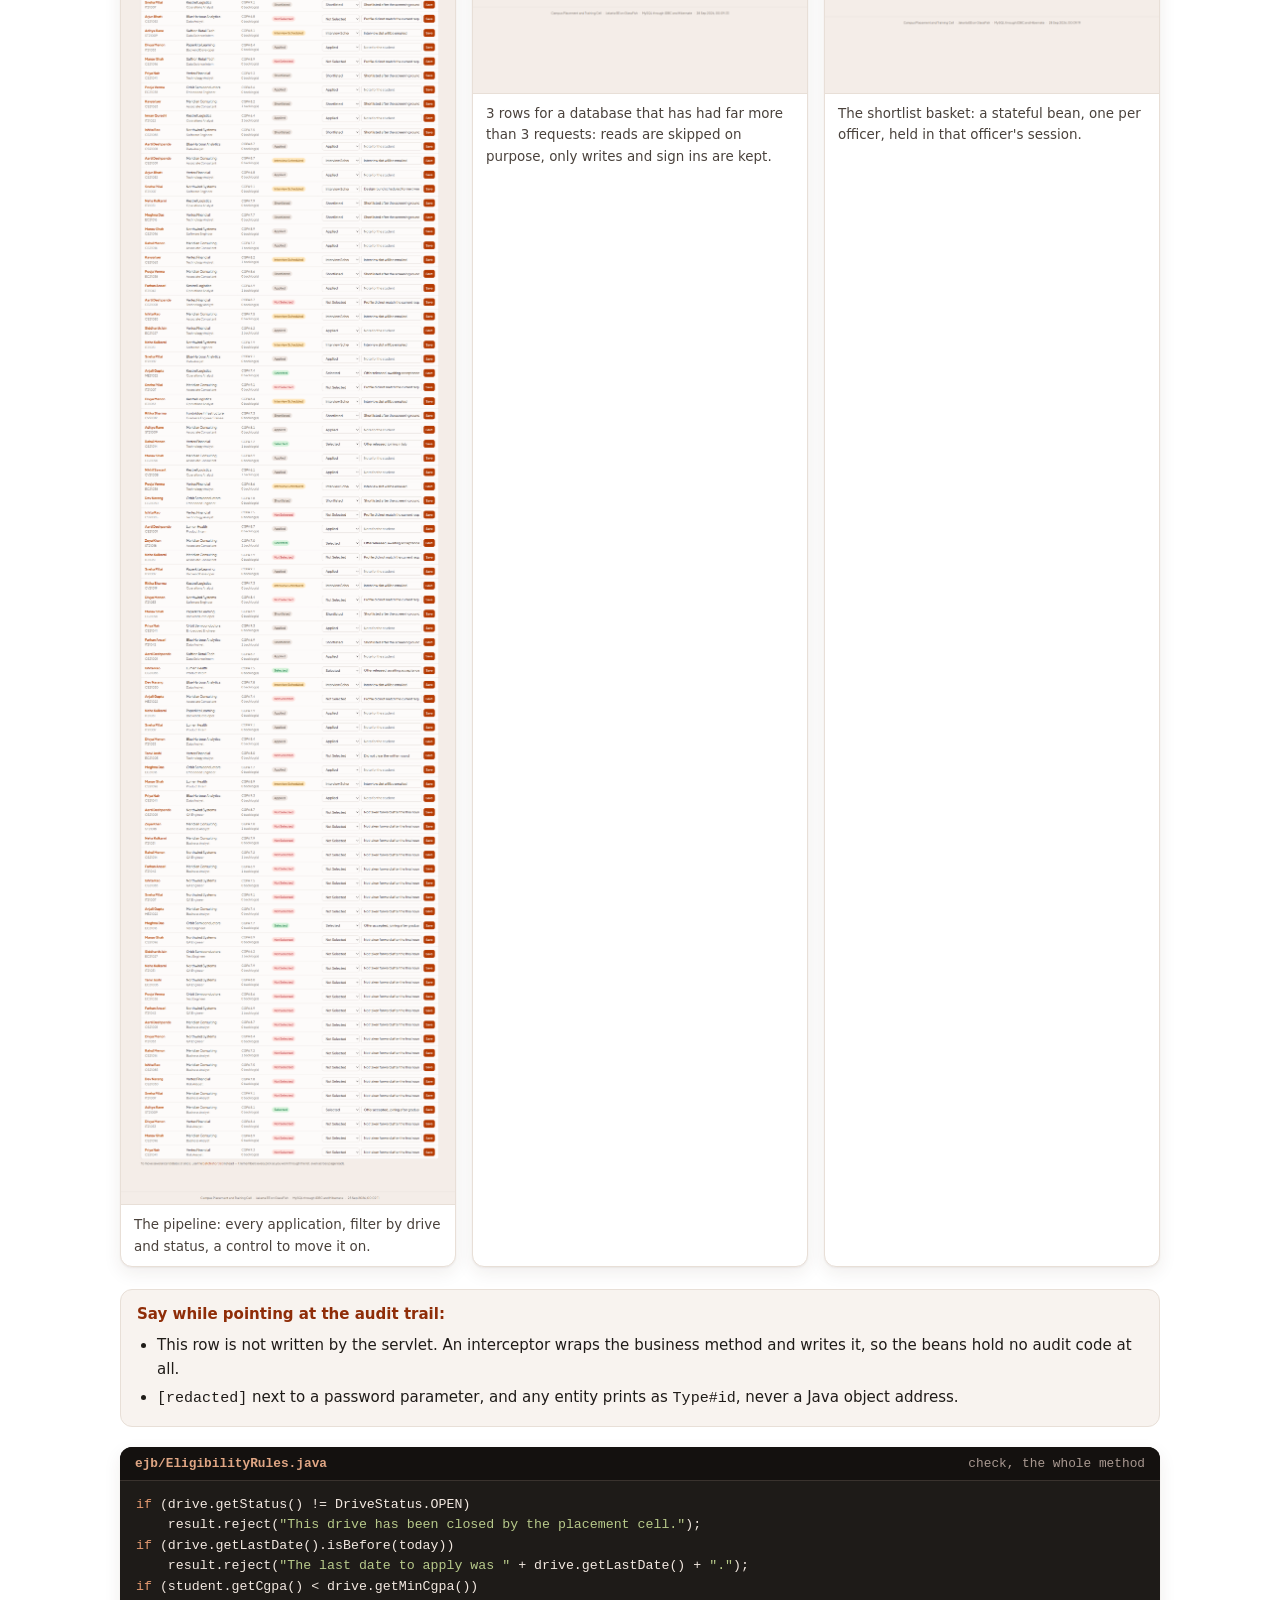
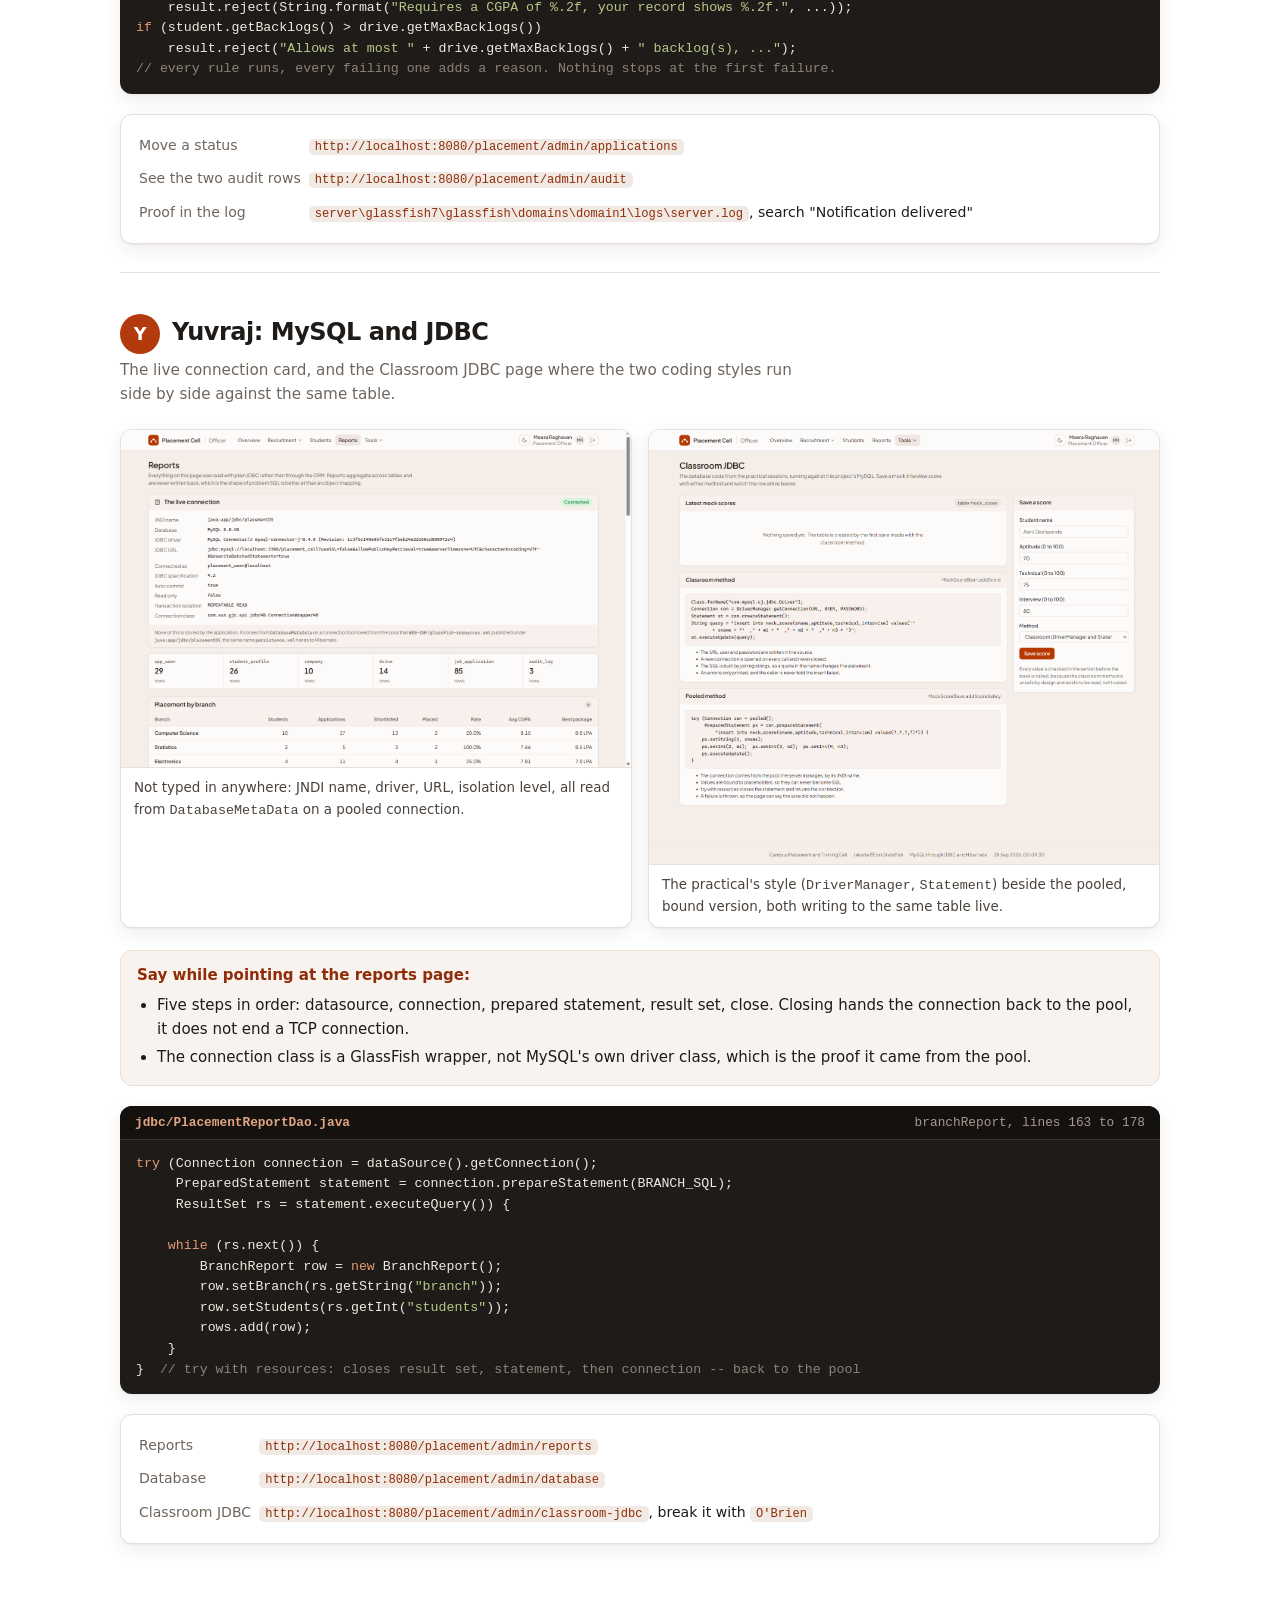
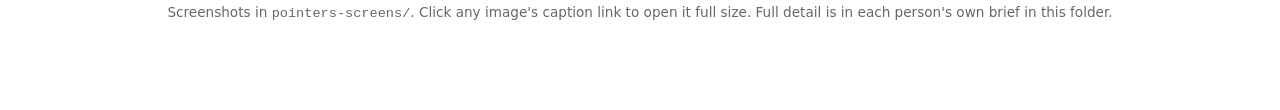
<file: docs/team/09-pointers-live.html>
<!doctype html>
<html lang="en">
<head>
<meta charset="utf-8">
<meta name="viewport" content="width=device-width, initial-scale=1">
<title>Pointers: Live Companion</title>
<style>
:root {
  --ink: #1f1b18; --ink-2: #4a423c; --muted: #6f655d;
  --paper: #ffffff; --panel: #f8f3ef; --panel-2: #f1e9e3; --line: #e8dfd7;
  --accent: #b23a0d; --accent-2: #8f2d08; --accent-soft: #fbece4;
  --ok: #1b6b45; --ok-soft: #e4f4ec;
  --code-bg: #1e1b18; --code-ink: #f3e9e1; --code-line: #3a332e;
  --radius: 12px; --shadow: 0 1px 2px rgba(60,35,20,.06), 0 6px 18px rgba(60,35,20,.08);
}
* { box-sizing: border-box; }
body { margin: 0; background: var(--paper); color: var(--ink);
  font: 15.5px/1.6 "Inter","Segoe UI",system-ui,-apple-system,Roboto,sans-serif; }
a { color: var(--accent); }
main { max-width: 1080px; margin: 0 auto; padding: 0 20px 100px; }

header.top {
  position: sticky; top: 0; z-index: 20;
  background: linear-gradient(180deg, var(--accent-soft), #fff 90%);
  border-bottom: 1px solid var(--line);
  padding: 14px 20px;
}
.top-inner { max-width: 1080px; margin: 0 auto; }
.brandrow { display: flex; align-items: center; gap: 10px; font-size: 0.8rem; color: var(--muted); margin-bottom: 8px; }
.mark { display: inline-grid; place-items: center; width: 26px; height: 26px; border-radius: 7px; background: var(--accent); color: #fff; }
.mark svg { width: 15px; height: 15px; fill: none; stroke: #fff; stroke-width: 2; stroke-linecap: round; stroke-linejoin: round; }
.brandrow b { color: var(--ink); font-weight: 650; }
h1.pagetitle { font-size: 1.5rem; margin: 0 0 4px; letter-spacing: -0.02em; }
.sub { color: var(--muted); margin: 0 0 12px; font-size: 0.95rem; }
nav.jump { display: flex; flex-wrap: wrap; gap: 6px; }
nav.jump a {
  text-decoration: none; font-size: 0.82rem; font-weight: 650;
  padding: 6px 13px; border-radius: 99px; border: 1px solid var(--line);
  background: #fff; color: var(--ink);
}
nav.jump a:hover, nav.jump a.schema { border-color: var(--accent); color: var(--accent-2); }
nav.jump a.schema { background: var(--accent-soft); }

section.person { padding: 40px 0 10px; border-top: 1px solid var(--line); scroll-margin-top: 150px; }
section.person:first-of-type { border-top: none; }
.person-head { display: flex; align-items: baseline; gap: 12px; margin-bottom: 4px; flex-wrap: wrap; }
.avatar { display: inline-grid; place-items: center; width: 40px; height: 40px; border-radius: 50%;
  background: var(--accent); color: #fff; font-weight: 760; font-size: 1.1rem; flex: none; }
.avatar.schema { background: var(--ink); }
h2.person-title { font-size: 1.5rem; margin: 0; letter-spacing: -0.02em; }
.person-role { color: var(--muted); font-size: 0.95rem; margin: 4px 0 22px; max-width: 70ch; }

.shots { display: grid; grid-template-columns: repeat(auto-fit, minmax(280px, 1fr)); gap: 16px; margin-bottom: 22px; }
.shot { border: 1px solid var(--line); border-radius: var(--radius); overflow: hidden; background: #fff; box-shadow: var(--shadow); }
.shot img { display: block; width: 100%; height: auto; border-bottom: 1px solid var(--line); }
.shot .cap { padding: 9px 13px; font-size: 0.84rem; color: var(--ink-2); }
.shot .cap b { color: var(--ink); }
.shot a.full { display: block; }

.point { background: var(--panel); border: 1px solid var(--line); border-radius: var(--radius);
  padding: 12px 16px; margin: 0 0 20px; font-size: 0.94rem; }
.point b { color: var(--accent-2); }
.point ul { margin: 6px 0 0; padding-left: 20px; }
.point li { margin-bottom: 4px; }

.code {
  background: var(--code-bg); color: var(--code-ink);
  border-radius: var(--radius); margin: 0 0 20px; overflow: hidden; box-shadow: var(--shadow);
}
.code .file {
  display: flex; align-items: center; justify-content: space-between;
  padding: 9px 15px; font: 600 0.8rem "Cascadia Code","JetBrains Mono",ui-monospace,Consolas,monospace;
  background: #14110f; color: #e0a684; border-bottom: 1px solid var(--code-line);
}
.code .file span.dim { color: #a89890; font-weight: 500; }
.code pre { margin: 0; padding: 14px 16px; overflow-x: auto; font-size: 0.83rem; line-height: 1.55;
  font-family: "Cascadia Code","JetBrains Mono",ui-monospace,Consolas,monospace; }
.code .comment { color: #8f8378; }
.code .kw { color: #e39a71; }
.code .str { color: #b7c98a; }
.code .type { color: #d8b877; }

.qref { background: #fff; border: 1px solid var(--line); border-radius: var(--radius); padding: 14px 18px; margin: 0 0 18px; box-shadow: var(--shadow); }
.qref table { width: 100%; border-collapse: collapse; font-size: 0.88rem; }
.qref td { padding: 5px 8px 5px 0; vertical-align: top; }
.qref td.k { color: var(--muted); white-space: nowrap; width: 1%; }
.qref code { background: var(--panel-2); color: var(--accent-2); padding: 1px 6px; border-radius: 5px; font-size: 0.86em; }

footer.done { text-align: center; color: var(--muted); font-size: 0.85rem; padding: 30px 0 10px; }
</style>
</head>
<body>

<header class="top">
  <div class="top-inner">
    <div class="brandrow"><span class="mark"><svg viewBox="0 0 24 24" aria-hidden="true"><path d="M5 19V13"/><path d="M19 19V13"/><path d="M5 13C5 6 19 6 19 13"/></svg></span><b>Placement Cell</b></div>
    <h1 class="pagetitle">Pointers: live companion</h1>
    <p class="sub">Real screenshots of the running app and the real code, in presentation order. Open this alongside the app while you explain each person's part. Screenshots taken 28 Sep 2026 against the reseeded data.</p>
    <nav class="jump">
      <a class="schema" href="#schema">Database schema</a>
      <a href="#karan">Karan</a>
      <a href="#tiya">Tiya</a>
      <a href="#kinjal">Kinjal</a>
      <a href="#chandra">Chandra</a>
      <a href="#yuvraj">Yuvraj</a>
    </nav>
  </div>
</header>

<main>

<section class="person" id="schema">
  <div class="person-head"><span class="avatar schema">#</span><h2 class="person-title">Database schema</h2></div>
  <p class="person-role">The schema below is not typed anywhere. It is read live from MySQL through <code>DatabaseMetaData</code>
  by <code>DatabaseExplorerDao</code>, and it always matches whatever the real table looks like. Open <b>Tools &rarr; Database</b>
  in the officer console to show this live instead of a screenshot.</p>

  <div class="shots">
    <div class="shot">
      <a class="full" href="pointers-screens/admin-database-structure.png" target="_blank"><img src="pointers-screens/admin-database-structure.png" alt="app_user table structure"></a>
      <div class="cap"><b>app_user</b>: columns, types, the primary key, and the unique index on email. Note <code>password_hash</code> is marked <b>never shown</b>, columns and the badge are read from live MySQL metadata, not written by hand.</div>
    </div>
    <div class="shot">
      <a class="full" href="pointers-screens/admin-database-joborders-fk.png" target="_blank"><img src="pointers-screens/admin-database-joborders-fk.png" alt="job_application table structure with foreign keys"></a>
      <div class="cap"><b>job_application</b>: the join table. Relationships shows both foreign keys (<code>drive_id &rarr; drive.id</code>, <code>student_id &rarr; student_profile.id</code>), Indexes shows <code>uk_student_drive</code>, the unique key that stops a double application.</div>
    </div>
  </div>

  <div class="point"><b>Point at this live:</b>
    <ul>
      <li>Six tables total: <code>app_user</code>, <code>student_profile</code>, <code>company</code>, <code>drive</code>, <code>job_application</code>, <code>audit_log</code>. A seventh, <code>mock_score</code>, appears once Yuvraj's Classroom JDBC page has been used.</li>
      <li>Click through <code>student_profile</code> and <code>drive</code> too. Every foreign key on screen matches a <code>@ManyToOne</code> in the entity classes below, because Hibernate created them from those annotations.</li>
    </ul>
  </div>

  <div class="code">
    <div class="file"><span>entity/JobApplication.java</span><span class="dim">lines 24 to 55</span></div>
    <pre><span class="kw">@Entity</span>
<span class="kw">@Table</span>(name = <span class="str">"job_application"</span>,
        uniqueConstraints = <span class="kw">@UniqueConstraint</span>(name = <span class="str">"uk_student_drive"</span>,
                columnNames = {<span class="str">"student_id"</span>, <span class="str">"drive_id"</span>}))
<span class="comment">// this is what makes the unique key you just saw on screen</span>
<span class="kw">public class</span> <span class="type">JobApplication</span> implements Serializable {

    <span class="kw">@Id</span>
    <span class="kw">@GeneratedValue</span>(strategy = GenerationType.IDENTITY)
    <span class="kw">private</span> Long id;

    <span class="kw">@ManyToOne</span>(fetch = FetchType.EAGER, optional = <span class="kw">false</span>)
    <span class="kw">@JoinColumn</span>(name = <span class="str">"student_id"</span>, nullable = <span class="kw">false</span>)
    <span class="kw">private</span> StudentProfile student;   <span class="comment">// owns the student_id foreign key</span>

    <span class="kw">@ManyToOne</span>(fetch = FetchType.EAGER, optional = <span class="kw">false</span>)
    <span class="kw">@JoinColumn</span>(name = <span class="str">"drive_id"</span>, nullable = <span class="kw">false</span>)
    <span class="kw">private</span> Drive drive;             <span class="comment">// owns the drive_id foreign key</span></pre>
  </div>

  <div class="code">
    <div class="file"><span>WEB-INF/glassfish-resources.xml</span><span class="dim">the only file with the URL and password</span></div>
    <pre><span class="kw">&lt;jdbc-connection-pool</span> name=<span class="str">"java:app/placementPool"</span>
                      datasource-classname=<span class="str">"com.mysql.cj.jdbc.MysqlDataSource"</span>
                      steady-pool-size=<span class="str">"4"</span> max-pool-size=<span class="str">"24"</span>
                      is-connection-validation-required=<span class="str">"true"</span> ping=<span class="str">"true"</span><span class="kw">&gt;</span>
    <span class="kw">&lt;property</span> name=<span class="str">"URL"</span> value=<span class="str">"jdbc:mysql://localhost:3306/placement_cell?..."</span><span class="kw">/&gt;</span>
    <span class="kw">&lt;property</span> name=<span class="str">"user"</span> value=<span class="str">"placement_user"</span><span class="kw">/&gt;</span>
    <span class="kw">&lt;property</span> name=<span class="str">"password"</span> value=<span class="str">"Placement@2026"</span><span class="kw">/&gt;</span>
<span class="kw">&lt;/jdbc-connection-pool&gt;</span>

<span class="kw">&lt;jdbc-resource</span> pool-name=<span class="str">"java:app/placementPool"</span> jndi-name=<span class="str">"java:app/jdbc/placementDS"</span><span class="kw">/&gt;</span>
<span class="comment">&lt;!-- Java code never sees a URL or password. It asks JNDI for "java:app/jdbc/placementDS". --&gt;</span></pre>
  </div>

  <div class="qref">
    <table>
      <tr><td class="k">Schema browser</td><td><code>http://localhost:8080/placement/admin/database</code> (officer, Tools &rarr; Database)</td></tr>
      <tr><td class="k">Same in MySQL</td><td><code>DESCRIBE job_application;</code> &nbsp; <code>SHOW CREATE TABLE job_application\G</code></td></tr>
      <tr><td class="k">Connection facts</td><td><code>http://localhost:8080/placement/admin/reports</code>, the "live connection" card</td></tr>
    </table>
  </div>
</section>

<section class="person" id="karan">
  <div class="person-head"><span class="avatar">K</span><h2 class="person-title">Karan: the app itself</h2></div>
  <p class="person-role">Two kinds of user, and the flow from a request to a page. Show the login page and the student
  journey through eligibility to an application.</p>

  <div class="shots">
    <div class="shot">
      <a class="full" href="pointers-screens/login.png" target="_blank"><img src="pointers-screens/login.png" alt="Login page"></a>
      <div class="cap">The sign in page. Two portals from here: student self sign up, officer accounts exist only from the seeder.</div>
    </div>
    <div class="shot">
      <a class="full" href="pointers-screens/drives-board.png" target="_blank"><img src="pointers-screens/drives-board.png" alt="Drives board with eligibility"></a>
      <div class="cap">The drives board. "8 eligible of 10 shown": every open drive is checked against this student's record.</div>
    </div>
    <div class="shot">
      <a class="full" href="pointers-screens/officer-dashboard.png" target="_blank"><img src="pointers-screens/officer-dashboard.png" alt="Officer overview"></a>
      <div class="cap">The officer's overview: totals, placed percentage, open drives, recent applications, all live.</div>
    </div>
  </div>

  <div class="point"><b>Say while pointing at the drives board:</b>
    <ul>
      <li>The servlet asks the eligibility bean for a verdict on every drive, then hands the whole thing to a JSP. It decides nothing itself.</li>
      <li>Apply runs the same check again on the server, because the button being hidden is not what actually stops an ineligible application.</li>
    </ul>
  </div>

  <div class="code">
    <div class="file"><span>web/ApplicationServlet.java</span><span class="dim">doPost, lines 90 to 100</span></div>
    <pre>Eligibility verdict = driveService.check(profile, drive);
<span class="kw">if</span> (verdict.isAlreadyApplied()) {
    Web.flashError(request, <span class="str">"You have already applied to "</span> + drive.getCompany().getName() + <span class="str">"."</span>);
    Web.redirect(request, response, <span class="str">"/app/applications"</span>);
    <span class="kw">return</span>;
}
<span class="kw">if</span> (!verdict.isEligible()) {
    Web.flashError(request, <span class="str">"You are not eligible for this drive: "</span> + verdict.getFirstReason());
    Web.redirect(request, response, <span class="str">"/app/drive?id="</span> + drive.getId());
    <span class="kw">return</span>;
}
<span class="comment">// only past here does applicationService.apply() ever run</span></pre>
  </div>

  <div class="qref">
    <table>
      <tr><td class="k">App</td><td><code>http://localhost:8080/placement/</code></td></tr>
      <tr><td class="k">Officer</td><td><code>tpo@campus.edu</code> / <code>Campus@2026</code></td></tr>
      <tr><td class="k">Seeded student</td><td><code>aarti.deshpande@campus.edu</code> / <code>Campus@2026</code></td></tr>
    </table>
  </div>
</section>

<section class="person" id="tiya">
  <div class="person-head"><span class="avatar">T</span><h2 class="person-title">Tiya: accounts and security</h2></div>
  <p class="person-role">Fake email rejected, then a real signup ending on the welcome panel. This is the account the
  whole presentation continues with afterward.</p>

  <div class="shots">
    <div class="shot">
      <a class="full" href="pointers-screens/register-fake-email.png" target="_blank"><img src="pointers-screens/register-fake-email.png" alt="Register form rejecting a fake email domain"></a>
      <div class="cap">Fake domain refused: "That domain doesn't appear to accept email." A DNS lookup, not a guess.</div>
    </div>
    <div class="shot">
      <a class="full" href="pointers-screens/welcome-panel.png" target="_blank"><img src="pointers-screens/welcome-panel.png" alt="Welcome panel after a successful signup"></a>
      <div class="cap">After a real signup: the welcome panel, email pre filled, cursor already in the password box.</div>
    </div>
  </div>

  <div class="point"><b>Say while pointing at the fixed role check bypass:</b>
    <ul>
      <li>The officer check used to test the raw request text. A doubled slash, <code>//admin/database</code>, reached the officer page as a student, because the container routes on a cleaned path that the raw text did not match.</li>
      <li>Now the same cleaned path is what the rule tests. Five tests pin it down.</li>
    </ul>
  </div>

  <div class="code">
    <div class="file"><span>security/RequestPaths.java</span><span class="dim">the whole file, 36 lines</span></div>
    <pre><span class="kw">public static</span> String canonical(String requestUri, String contextPath) {
    String path = requestUri.substring(contextPath.length());
    <span class="kw">int</span> parameters = path.indexOf(<span class="str">';'</span>);
    <span class="kw">if</span> (parameters &gt;= 0) { path = path.substring(0, parameters); }
    <span class="kw">return</span> path.replaceAll(<span class="str">"/{2,}"</span>, <span class="str">"/"</span>);   <span class="comment">// collapses // to /</span>
}

<span class="kw">public static boolean</span> isAdminPath(String path) {
    <span class="kw">return</span> path.equals(<span class="str">"/admin"</span>) || path.startsWith(<span class="str">"/admin/"</span>);
}</pre>
  </div>

  <div class="code">
    <div class="file"><span>security/PasswordHasher.java</span><span class="dim">hash, lines 32 to 39</span></div>
    <pre><span class="kw">public static</span> String hash(String rawPassword) {
    <span class="type">byte</span>[] salt = <span class="kw">new</span> <span class="type">byte</span>[16];
    RANDOM.nextBytes(salt);                                    <span class="comment">// fresh salt, every account</span>
    <span class="type">byte</span>[] digest = pbkdf2(rawPassword.toCharArray(), salt, 120_000);   <span class="comment">// PBKDF2, 120,000 rounds</span>
    <span class="kw">return</span> <span class="str">"pbkdf2$"</span> + 120_000 + <span class="str">"$"</span> + encode(salt) + <span class="str">"$"</span> + encode(digest);
}
<span class="comment">// stored as: pbkdf2$120000$&lt;salt&gt;$&lt;hash&gt;  -- the password itself is never in this string</span></pre>
  </div>

  <div class="qref">
    <table>
      <tr><td class="k">Fake domain</td><td><code>demo.student@thisdomaindoesnotexist123.com</code></td></tr>
      <tr><td class="k">Real signup</td><td><code>demo.student.cs@gmail.com</code> / <code>Demo@2026x</code> / roll <code>CS26100</code></td></tr>
      <tr><td class="k">Full list</td><td><code>08-cheat-sheet-pastables.html</code></td></tr>
    </table>
  </div>
</section>

<section class="person" id="kinjal">
  <div class="person-head"><span class="avatar">K</span><h2 class="person-title">Kinjal: views and validation</h2></div>
  <p class="person-role">The getting-started checklist a new student lands on, and the same drives board Karan uses,
  seen from the angle of who wrote the page.</p>

  <div class="shots">
    <div class="shot">
      <a class="full" href="pointers-screens/student-dashboard-checklist.png" target="_blank"><img src="pointers-screens/student-dashboard-checklist.png" alt="Student dashboard with getting started checklist"></a>
      <div class="cap">A new student's overview: the getting started checklist, step 2 highlighted, all built from JSTL over data the servlet put on the request.</div>
    </div>
    <div class="shot">
      <a class="full" href="pointers-screens/drive-detail-breadcrumb.png" target="_blank"><img src="pointers-screens/drive-detail-breadcrumb.png" alt="Drive detail page with breadcrumb"></a>
      <div class="cap">A single drive's page, reached only by a servlet forward. Typing the JSP path directly gives a 404.</div>
    </div>
  </div>

  <div class="point"><b>Say while pointing at either page:</b>
    <ul>
      <li>Every value on this page came from the database and is printed with <code>c:out</code>, which escapes it, so nothing a user typed can become markup or a script.</li>
      <li>Scriptlets are switched off in <code>web.xml</code>: a page with Java in it would not even compile.</li>
    </ul>
  </div>

  <div class="code">
    <div class="file"><span>util/Validators.java</span><span class="dim">the email pattern, lines 13 to 23</span></div>
    <pre><span class="comment">/* Deliberately stricter than the RFC: no leading, trailing or doubled dot,
   a proper domain, a final label of at least two letters. */</span>
<span class="kw">private static final</span> Pattern EMAIL = Pattern.compile(
        <span class="str">"^(?=.{1,64}@)[A-Za-z0-9]+(?:[._%+-][A-Za-z0-9]+)*"</span>
      + <span class="str">"@(?:[A-Za-z0-9](?:[A-Za-z0-9-]{0,61}[A-Za-z0-9])?\\.)+"</span>
      + <span class="str">"[A-Za-z]{2,24}$"</span>);
<span class="comment">// admin@campus fails this. It is the HTML attributes' job to hint, this class's job to decide.</span></pre>
  </div>

  <div class="qref">
    <table>
      <tr><td class="k">Direct JSP (refused)</td><td><code>http://localhost:8080/placement/WEB-INF/views/drives.jsp</code></td></tr>
      <tr><td class="k">Escaping proof</td><td>register with name <code>"&gt;&lt;b&gt;hi&lt;/b&gt;</code>, view page source</td></tr>
    </table>
  </div>
</section>

<section class="person" id="chandra">
  <div class="person-head"><span class="avatar">C</span><h2 class="person-title">Chandra: entities and EJB</h2></div>
  <p class="person-role">The pipeline where an officer moves an application, and the audit trail two rows appear on
  right after: one for the write, one from the message driven bean.</p>

  <div class="shots">
    <div class="shot">
      <a class="full" href="pointers-screens/admin-pipeline.png" target="_blank"><img src="pointers-screens/admin-pipeline.png" alt="Officer pipeline page"></a>
      <div class="cap">The pipeline: every application, filter by drive and status, a control to move it on.</div>
    </div>
    <div class="shot">
      <a class="full" href="pointers-screens/admin-audit.png" target="_blank"><img src="pointers-screens/admin-audit.png" alt="Audit trail showing only writes"></a>
      <div class="cap">3 rows for a database that has had far more than 3 requests: reads are skipped on purpose, only writes and sign ins are kept.</div>
    </div>
    <div class="shot">
      <a class="full" href="pointers-screens/admin-shortlist.png" target="_blank"><img src="pointers-screens/admin-shortlist.png" alt="Shortlist basket page"></a>
      <div class="cap">The shortlist basket: a stateful bean, one per officer, held in that officer's session.</div>
    </div>
  </div>

  <div class="point"><b>Say while pointing at the audit trail:</b>
    <ul>
      <li>This row is not written by the servlet. An interceptor wraps the business method and writes it, so the beans hold no audit code at all.</li>
      <li><code>[redacted]</code> next to a password parameter, and any entity prints as <code>Type#id</code>, never a Java object address.</li>
    </ul>
  </div>

  <div class="code">
    <div class="file"><span>ejb/EligibilityRules.java</span><span class="dim">check, the whole method</span></div>
    <pre><span class="kw">if</span> (drive.getStatus() != DriveStatus.OPEN)
    result.reject(<span class="str">"This drive has been closed by the placement cell."</span>);
<span class="kw">if</span> (drive.getLastDate().isBefore(today))
    result.reject(<span class="str">"The last date to apply was "</span> + drive.getLastDate() + <span class="str">"."</span>);
<span class="kw">if</span> (student.getCgpa() &lt; drive.getMinCgpa())
    result.reject(String.format(<span class="str">"Requires a CGPA of %.2f, your record shows %.2f."</span>, ...));
<span class="kw">if</span> (student.getBacklogs() &gt; drive.getMaxBacklogs())
    result.reject(<span class="str">"Allows at most "</span> + drive.getMaxBacklogs() + <span class="str">" backlog(s), ..."</span>);
<span class="comment">// every rule runs, every failing one adds a reason. Nothing stops at the first failure.</span></pre>
  </div>

  <div class="qref">
    <table>
      <tr><td class="k">Move a status</td><td><code>http://localhost:8080/placement/admin/applications</code></td></tr>
      <tr><td class="k">See the two audit rows</td><td><code>http://localhost:8080/placement/admin/audit</code></td></tr>
      <tr><td class="k">Proof in the log</td><td><code>server\glassfish7\glassfish\domains\domain1\logs\server.log</code>, search "Notification delivered"</td></tr>
    </table>
  </div>
</section>

<section class="person" id="yuvraj">
  <div class="person-head"><span class="avatar">Y</span><h2 class="person-title">Yuvraj: MySQL and JDBC</h2></div>
  <p class="person-role">The live connection card, and the Classroom JDBC page where the two coding styles run side
  by side against the same table.</p>

  <div class="shots">
    <div class="shot">
      <a class="full" href="pointers-screens/admin-reports-connection.png" target="_blank"><img src="pointers-screens/admin-reports-connection.png" alt="Reports page live connection card"></a>
      <div class="cap">Not typed in anywhere: JNDI name, driver, URL, isolation level, all read from <code>DatabaseMetaData</code> on a pooled connection.</div>
    </div>
    <div class="shot">
      <a class="full" href="pointers-screens/admin-classroom-jdbc.png" target="_blank"><img src="pointers-screens/admin-classroom-jdbc.png" alt="Classroom JDBC page with both code styles"></a>
      <div class="cap">The practical's style (<code>DriverManager</code>, <code>Statement</code>) beside the pooled, bound version, both writing to the same table live.</div>
    </div>
  </div>

  <div class="point"><b>Say while pointing at the reports page:</b>
    <ul>
      <li>Five steps in order: datasource, connection, prepared statement, result set, close. Closing hands the connection back to the pool, it does not end a TCP connection.</li>
      <li>The connection class is a GlassFish wrapper, not MySQL's own driver class, which is the proof it came from the pool.</li>
    </ul>
  </div>

  <div class="code">
    <div class="file"><span>jdbc/PlacementReportDao.java</span><span class="dim">branchReport, lines 163 to 178</span></div>
    <pre><span class="kw">try</span> (Connection connection = dataSource().getConnection();
     PreparedStatement statement = connection.prepareStatement(BRANCH_SQL);
     ResultSet rs = statement.executeQuery()) {

    <span class="kw">while</span> (rs.next()) {
        BranchReport row = <span class="kw">new</span> BranchReport();
        row.setBranch(rs.getString(<span class="str">"branch"</span>));
        row.setStudents(rs.getInt(<span class="str">"students"</span>));
        rows.add(row);
    }
}  <span class="comment">// try with resources: closes result set, statement, then connection -- back to the pool</span></pre>
  </div>

  <div class="qref">
    <table>
      <tr><td class="k">Reports</td><td><code>http://localhost:8080/placement/admin/reports</code></td></tr>
      <tr><td class="k">Database</td><td><code>http://localhost:8080/placement/admin/database</code></td></tr>
      <tr><td class="k">Classroom JDBC</td><td><code>http://localhost:8080/placement/admin/classroom-jdbc</code>, break it with <code>O'Brien</code></td></tr>
    </table>
  </div>
</section>


<footer class="done">Screenshots in <code>pointers-screens/</code>. Click any image's caption link to open it full size.
Full detail is in each person's own brief in this folder.</footer>

</main>
</body>
</html>
</file>
<file: docs/team/team.css>
/* Shared look for every team document, on screen and in the PDFs.
   The palette is the app's own: warm neutrals with a terracotta accent. */

:root {
  --ink: #1f1b18;
  --ink-2: #4a423c;
  --muted: #6f655d;
  --paper: #ffffff;
  --panel: #f8f3ef;
  --panel-2: #f1e9e3;
  --line: #e8dfd7;
  --accent: #b23a0d;
  --accent-2: #8f2d08;
  --accent-soft: #fbece4;
  --ok: #1b6b45;
  --ok-soft: #e4f4ec;
  --warn: #8a5300;
  --warn-soft: #fff4dc;
  --code-bg: #24201d;
  --code-ink: #f3e9e1;
  --radius: 12px;
  --shadow: 0 1px 2px rgba(60, 35, 20, .06), 0 6px 18px rgba(60, 35, 20, .06);
}

* { box-sizing: border-box; }
html { -webkit-print-color-adjust: exact; print-color-adjust: exact; }
body {
  margin: 0;
  padding: 0 20px 72px;
  background: var(--paper);
  color: var(--ink);
  font: 15.5px/1.62 "Inter", "Segoe UI Variable Text", "Segoe UI", system-ui, -apple-system, Roboto, sans-serif;
  font-feature-settings: "cv11", "ss01";
}
main { max-width: 860px; margin: 0 auto; }

/* ---------- Cover ---------- */

.cover {
  margin: 24px 0 30px;
  padding: 26px 30px 30px;
  background:
    radial-gradient(520px 220px at 100% -30%, rgba(178, 58, 13, .20), transparent 70%),
    linear-gradient(180deg, var(--accent-soft), #fff);
  border: 1px solid #f0d6c8;
  border-radius: 20px;
  box-shadow: var(--shadow);
}
.brandrow {
  display: flex; align-items: center; gap: 10px;
  margin-bottom: 22px;
  font-size: 0.78rem; letter-spacing: .04em; color: var(--muted);
}
.mark {
  display: inline-grid; place-items: center;
  width: 30px; height: 30px; border-radius: 8px;
  background: var(--accent); color: #fff;
}
.mark svg { width: 18px; height: 18px; fill: none; stroke: #fff; stroke-width: 2; stroke-linecap: round; stroke-linejoin: round; }
.brandrow b { color: var(--ink); font-weight: 650; letter-spacing: 0; }
.brandrow .dot { color: var(--line); }

.who {
  display: inline-block;
  font-size: 0.72rem; font-weight: 700; letter-spacing: .1em; text-transform: uppercase;
  color: var(--accent-2);
  background: #fff;
  border: 1px solid #efc9b8;
  border-radius: 99px;
  padding: 4px 12px;
  margin: 0 0 12px;
}
h1 {
  font-size: 2.25rem; line-height: 1.12; letter-spacing: -0.025em;
  margin: 0 0 10px; font-weight: 760;
}
.sub { color: var(--ink-2); font-size: 1.06rem; margin: 0; max-width: 62ch; }

/* ---------- Headings and text ---------- */

h2 {
  display: flex; align-items: center; gap: 10px;
  font-size: 1.28rem; letter-spacing: -0.012em; font-weight: 720;
  margin: 42px 0 14px;
  padding: 0 0 0 14px;
  border-left: 5px solid var(--accent);
  line-height: 1.25;
}
h3 { font-size: 1rem; margin: 22px 0 8px; font-weight: 700; color: var(--ink); }
p { margin: 0 0 11px; }
ul, ol { margin: 0 0 14px; padding-left: 22px; }
li { margin-bottom: 5px; }
a { color: var(--accent); text-underline-offset: 2px; }
strong, b { font-weight: 680; }
.note { color: var(--muted); font-size: 0.9rem; }

code, .mono {
  font-family: "Cascadia Code", "JetBrains Mono", ui-monospace, Consolas, monospace;
  font-size: 0.86em;
}
code {
  background: var(--panel-2);
  color: var(--accent-2);
  padding: 1px 6px;
  border-radius: 5px;
}

/* ---------- Code ---------- */

pre {
  background: var(--code-bg); color: var(--code-ink);
  border-radius: var(--radius);
  padding: 14px 16px;
  margin: 0 0 14px;
  overflow-x: auto;
  font-size: 0.83rem; line-height: 1.5;
  box-shadow: var(--shadow);
}
pre code { background: none; color: inherit; padding: 0; }

/* ---------- Tables ---------- */

table {
  width: 100%; border-collapse: separate; border-spacing: 0;
  margin: 0 0 18px;
  border: 1px solid var(--line); border-radius: var(--radius);
  overflow: hidden;
  background: #fff;
}
th, td { text-align: left; padding: 9px 14px; vertical-align: top; font-size: 0.92rem; }
th {
  background: var(--panel);
  font-size: 0.7rem; font-weight: 700; letter-spacing: .09em; text-transform: uppercase;
  color: var(--muted);
  border-bottom: 1px solid var(--line);
}
td { border-bottom: 1px solid var(--line); }
tr:last-child td { border-bottom: 0; }
tbody tr:nth-child(even) td, table > tr:nth-child(even) td { background: #fdfaf8; }

/* ---------- Cards and callouts ---------- */

.card {
  border: 1px solid var(--line); border-radius: var(--radius);
  background: var(--panel);
  padding: 14px 18px;
  margin: 0 0 14px;
}
.card h3 { margin: 0 0 4px; }
.card p:last-child, .card ul:last-child { margin-bottom: 0; }

.say, .warn {
  position: relative;
  border-radius: var(--radius);
  padding: 34px 18px 14px;
  margin: 0 0 16px;
}
.say { background: var(--accent-soft); border: 1px solid #f0cdbd; }
.warn { background: var(--warn-soft); border: 1px solid #f0d8a0; }
.say::before, .warn::before {
  position: absolute; top: 11px; left: 18px;
  font-size: 0.68rem; font-weight: 800; letter-spacing: .12em; text-transform: uppercase;
}
.say::before { content: "Say this"; color: var(--accent-2); }
.warn::before { content: "Careful"; color: var(--warn); }
.say p:last-child, .warn p:last-child { margin-bottom: 0; }
.say p { color: var(--ink); }

/* ---------- Numbered steps ---------- */

.steps { counter-reset: s; list-style: none; padding: 0; margin: 0 0 16px; }
.steps li {
  counter-increment: s;
  position: relative;
  padding: 12px 16px 12px 58px;
  margin: 0 0 10px;
  background: #fff;
  border: 1px solid var(--line); border-radius: var(--radius);
  box-shadow: 0 1px 0 rgba(60, 35, 20, .03);
}
.steps li::before {
  content: counter(s);
  position: absolute; left: 15px; top: 12px;
  width: 30px; height: 30px; line-height: 30px; text-align: center;
  border-radius: 50%;
  background: var(--accent); color: #fff;
  font-weight: 750; font-size: 0.86rem;
}

/* ---------- Questions and answers ---------- */

.qa {
  border: 1px solid var(--line); border-radius: var(--radius);
  margin: 0 0 12px; overflow: hidden; background: #fff;
}
.qa .q {
  margin: 0; padding: 10px 16px;
  background: var(--panel);
  font-weight: 680;
  border-bottom: 1px solid var(--line);
}
.qa .q::before { content: "Q"; margin-right: 9px; color: var(--accent); font-weight: 800; }
.qa .a { margin: 0; padding: 11px 16px; }
.qa .a + .a { padding-top: 0; }
.owner {
  display: inline-block; margin-left: 8px; vertical-align: 1px;
  font-size: 0.68rem; font-weight: 700; letter-spacing: .05em; text-transform: uppercase;
  color: var(--accent-2); background: var(--accent-soft);
  border-radius: 99px; padding: 1px 9px;
}

/* ---------- Key figures ---------- */

.stat {
  display: grid; grid-template-columns: repeat(auto-fit, minmax(110px, 1fr)); gap: 12px;
  margin: 0 0 26px;
}
.stat > div {
  background: #fff; border: 1px solid var(--line); border-radius: var(--radius);
  padding: 12px 14px; box-shadow: var(--shadow);
}
.stat b { display: block; font-size: 1.7rem; line-height: 1.1; color: var(--accent); font-weight: 760; }
.stat span { font-size: 0.76rem; color: var(--muted); }

.two { display: grid; grid-template-columns: 1fr 1fr; gap: 16px; }
@media (max-width: 680px) { .two { grid-template-columns: 1fr; } .cover h1, h1 { font-size: 1.8rem; } }

svg text { font-family: "Inter", "Segoe UI", sans-serif; }

/* ---------- Print ---------- */

@page {
  size: A4;
  margin: 15mm 14mm 17mm;
  @bottom-left {
    content: "Campus Placement and Training Cell  |  Team pack";
    font: 8pt "Segoe UI", sans-serif; color: #8a7f76;
  }
  @bottom-right {
    content: counter(page) " / " counter(pages);
    font: 8pt "Segoe UI", sans-serif; color: #8a7f76;
  }
}
@media print {
  body { padding: 0; font-size: 10.4pt; line-height: 1.5; }
  main { max-width: none; }
  .cover { margin: 0 0 20px; padding: 16px 22px 22px; box-shadow: none; }
  h1 { font-size: 23pt; }
  h2 { break-after: avoid; margin-top: 24px; margin-bottom: 10px; font-size: 14pt; }
  h3 { break-after: avoid; }
  .card, .say, .warn, .steps li, .qa, pre, tr, .stat > div { break-inside: avoid; }
  a { color: inherit; text-decoration: none; }
  pre { box-shadow: none; font-size: 8.6pt; padding: 10px 12px; white-space: pre-wrap; word-break: break-word; overflow-x: visible; }
  th, td { padding: 6px 11px; font-size: 9.6pt; }
  p, li { margin-bottom: 7px; }
  h3 { margin-top: 15px; }
  .steps li { padding: 8px 14px 8px 50px; margin-bottom: 7px; }
  .steps li::before { left: 12px; top: 8px; width: 26px; height: 26px; line-height: 26px; font-size: 0.78rem; }
  .qa { margin-bottom: 9px; }
  .qa .q { padding: 7px 14px; }
  .qa .a { padding: 8px 14px; }
  .say, .warn { padding: 30px 16px 10px; margin-bottom: 12px; }
  .card { padding: 10px 15px; margin-bottom: 10px; }
  .stat > div { padding: 9px 12px; }
}

/* ---------- Index page ---------- */

.tiles { display: grid; grid-template-columns: repeat(auto-fill, minmax(250px, 1fr)); gap: 14px; margin: 0 0 20px; }
.tile {
  display: flex; flex-direction: column; gap: 6px;
  background: #fff; border: 1px solid var(--line); border-radius: 16px;
  padding: 16px 18px 14px;
  box-shadow: var(--shadow);
}
.tile .avatar {
  display: grid; place-items: center;
  width: 38px; height: 38px; border-radius: 50%;
  background: var(--accent); color: #fff; font-weight: 760; font-size: 1.05rem;
}
.tile .avatar.all { background: var(--ink); }
.tile h3 { margin: 6px 0 0; font-size: 1.05rem; }
.tile .role { color: var(--muted); font-size: 0.86rem; margin: 0 0 6px; flex: 1; }
.tile .links { display: flex; gap: 8px; }
.btn {
  display: inline-block; text-decoration: none;
  font-size: 0.82rem; font-weight: 650;
  padding: 6px 14px; border-radius: 99px;
  border: 1px solid var(--line); color: var(--ink);
  background: var(--panel);
}
.btn.primary { background: var(--accent); border-color: var(--accent); color: #fff; }
.mb-0 { margin-bottom: 0; }
</file>
